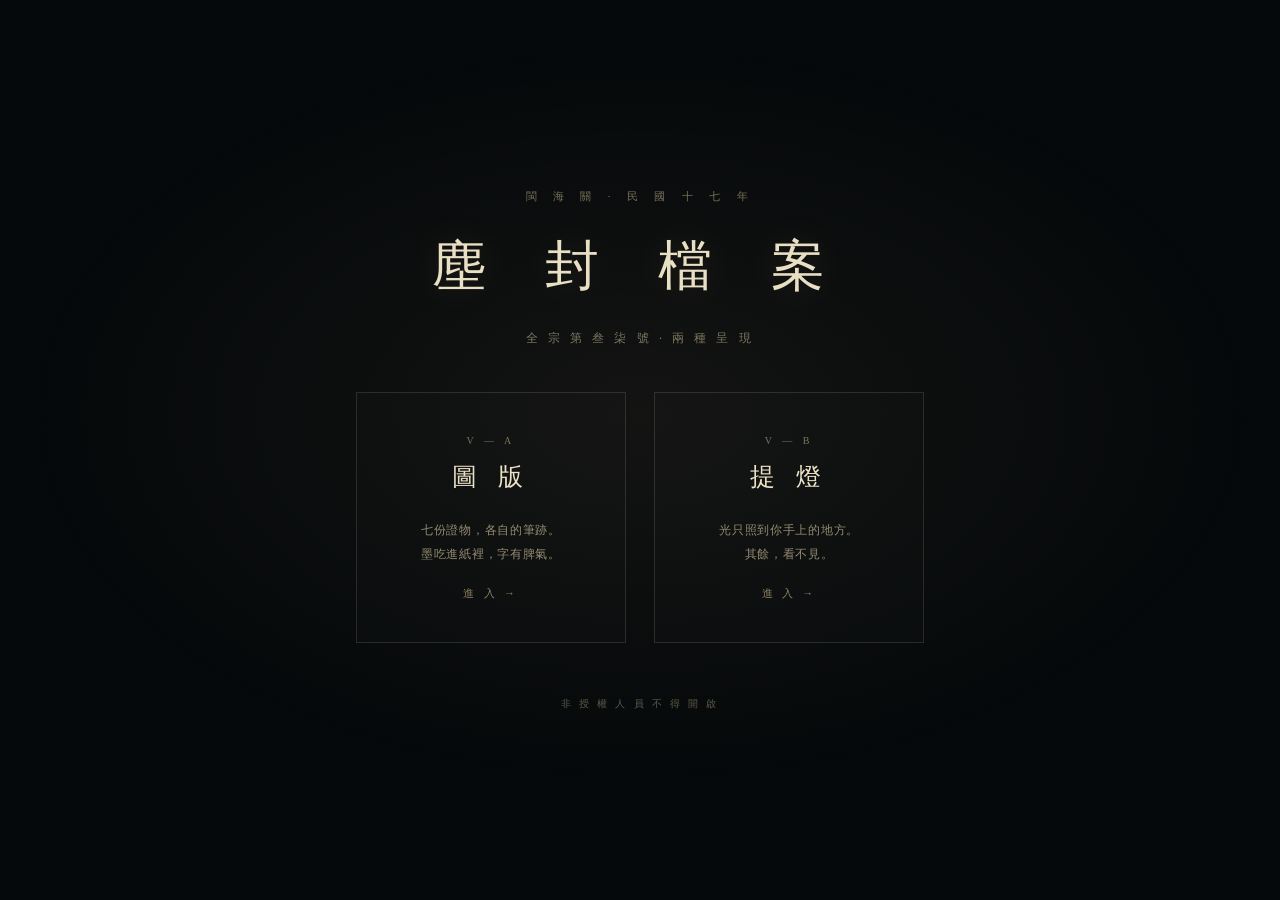
<file: index.html>
<!DOCTYPE html>
<html lang="zh-Hans">
<head>
<meta charset="UTF-8">
<meta name="viewport" content="width=device-width, initial-scale=1.0">
<title>尘封档案 · 选择</title>
<style>
*{margin:0;padding:0;box-sizing:border-box;}
html,body{height:100%;}
body{
  background:#05080a;color:#d8ceb4;overflow:hidden;
  font-family:'Songti SC','SimSun','Noto Serif CJK SC',serif;
  display:flex;align-items:center;justify-content:center;
}
body::before{
  content:"";position:fixed;inset:0;pointer-events:none;
  background:radial-gradient(ellipse 70% 60% at 50% 46%, rgba(255,214,150,.055), transparent 70%);
}
body::after{
  content:"";position:fixed;inset:0;pointer-events:none;opacity:.07;
  background-image:url("data:image/svg+xml;utf8,<svg xmlns='http://www.w3.org/2000/svg' width='180' height='180'><filter id='n'><feTurbulence type='fractalNoise' baseFrequency='0.85' numOctaves='3' stitchTiles='stitch'/><feColorMatrix type='saturate' values='0'/></filter><rect width='180' height='180' filter='url(%23n)'/></svg>");
  mix-blend-mode:overlay;
}
.wrap{position:relative;z-index:2;text-align:center;padding:6vw;}
.head{
  font-size:11px;letter-spacing:.62em;color:#8d8468;opacity:.85;margin-bottom:2.4em;
}
h1{
  font-size:clamp(30px,5.2vw,54px);letter-spacing:.42em;font-weight:400;
  color:#e9dfc4;text-shadow:0 0 40px rgba(255,220,160,.12);margin-bottom:.5em;
}
.sub{
  font-size:12px;letter-spacing:.3em;color:#7d7760;margin-bottom:5vh;
}
.entries{display:flex;gap:2.2vw;justify-content:center;flex-wrap:wrap;}
.entry{
  display:block;text-decoration:none;
  width:270px;padding:2.6em 1.8em;
  border:.5px solid rgba(200,188,158,.16);
  background:rgba(255,240,205,.012);
  transition:.5s cubic-bezier(.2,.8,.2,1);
  position:relative;
}
.entry:hover{
  border-color:rgba(255,214,150,.42);
  background:rgba(255,225,175,.05);
  transform:translateY(-3px);
  box-shadow:0 12px 40px -18px rgba(255,200,130,.35);
}
.entry .no{
  font-size:10px;letter-spacing:.4em;color:#7c745c;margin-bottom:1.4em;
}
.entry .nm{
  font-size:25px;letter-spacing:.3em;color:#ece2c6;margin-bottom:1em;
}
.entry .ds{
  font-size:12px;line-height:2;color:#948b71;letter-spacing:.06em;
}
.entry .go{
  margin-top:1.8em;font-size:11px;letter-spacing:.3em;color:#8d8060;
  transition:.4s;
}
.entry:hover .go{color:#ffd9a0;}
.foot{
  margin-top:6vh;font-size:10px;letter-spacing:.28em;color:#5f5947;
}
@media (max-width:760px){
  .entries{flex-direction:column;align-items:center;gap:4vh;}
  .entry{width:86vw;padding:2.2em 1.4em;}
  h1{letter-spacing:.3em;}
  .sub{font-size:11px;letter-spacing:.2em;}
  .foot{margin-top:4vh;}
}
</style>
</head>
<body>
<div class="wrap">
  <p class="head">閩 海 關 · 民 國 十 七 年</p>
  <h1>塵 封 檔 案</h1>
  <p class="sub">全 宗 第 叁 柒 號 · 兩 種 呈 現</p>

  <div class="entries">
    <a class="entry" href="plates.html">
      <p class="no">V — A</p>
      <p class="nm">圖 版</p>
      <p class="ds">七份證物，各自的筆跡。<br>墨吃進紙裡，字有脾氣。</p>
      <p class="go">進 入 →</p>
    </a>
    <a class="entry" href="lantern.html">
      <p class="no">V — B</p>
      <p class="nm">提 燈</p>
      <p class="ds">光只照到你手上的地方。<br>其餘，看不見。</p>
      <p class="go">進 入 →</p>
    </a>
  </div>

  <p class="foot">非 授 權 人 員 不 得 開 啟</p>
</div>
</body>
</html>
</file>
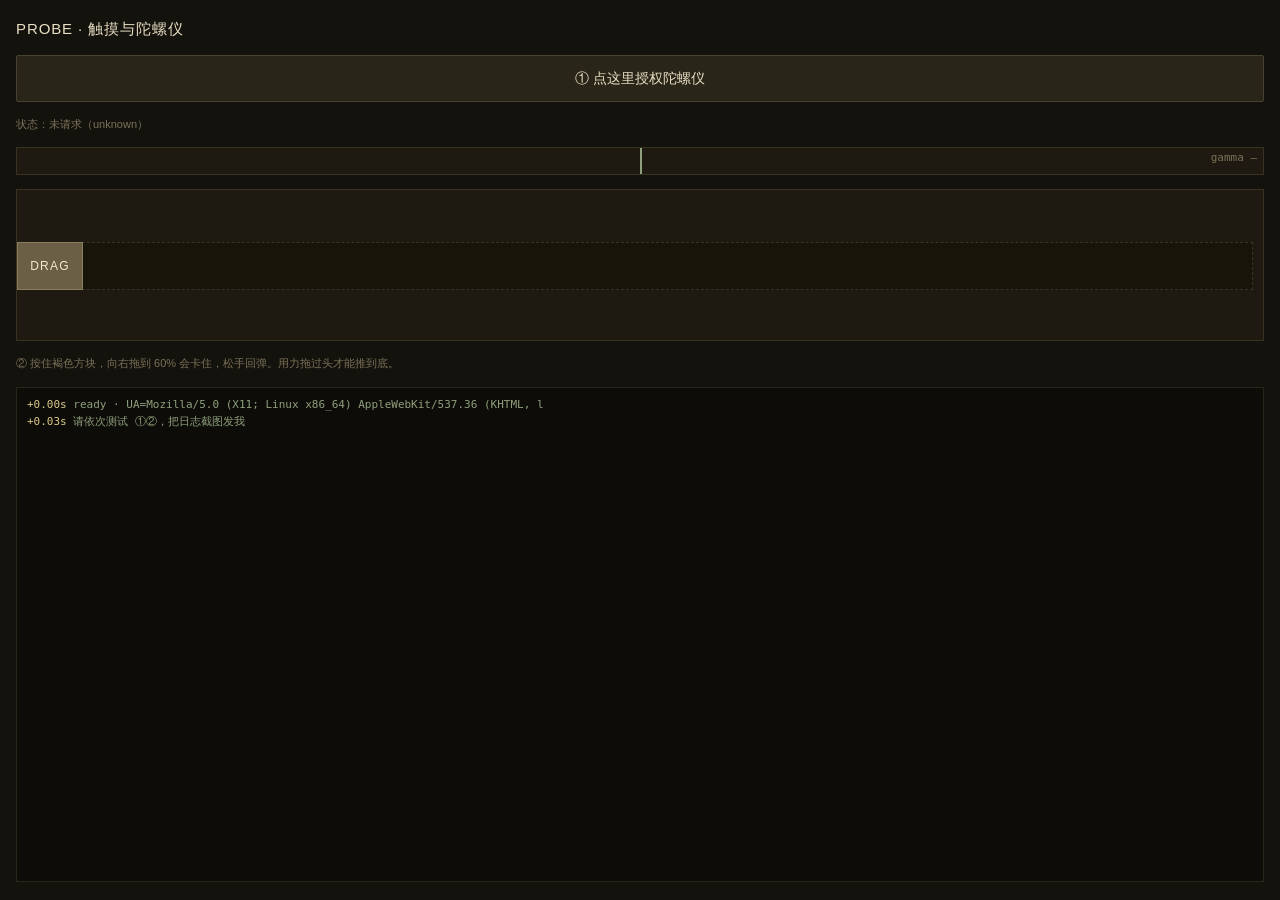
<file: probe/index.html>
<!DOCTYPE html>
<html lang="zh">
<head>
<meta charset="utf-8">
<meta name="viewport" content="width=device-width,initial-scale=1,viewport-fit=cover,user-scalable=no">
<title>probe</title>
<style>
  html,body{margin:0;padding:0;height:100%;background:#14120d;color:#d8d0b8;
    font:14px/1.5 -apple-system,"PingFang SC",sans-serif;
    -webkit-user-select:none;user-select:none;-webkit-tap-highlight-color:transparent;
    touch-action:none;overflow:hidden;}
  .wrap{padding:18px 16px;height:100%;box-sizing:border-box;display:flex;flex-direction:column;gap:14px;}
  h1{font-size:15px;margin:0;color:#e8dfc4;font-weight:500;letter-spacing:.06em;}
  .btn{background:#2a2519;border:1px solid #4a4230;color:#e8dfc4;padding:12px 14px;
    border-radius:2px;font-size:14px;text-align:center;}
  .btn:active{background:#3a3324;}
  .stage{position:relative;flex:0 0 auto;height:150px;background:#1e1a12;
    border:1px solid #3a3324;overflow:hidden;}
  .slot{position:absolute;left:10px;right:10px;top:50%;height:46px;margin-top:-23px;
    background:#171409;border:1px dashed #3a3324;}
  .knob{position:absolute;top:50%;left:0;width:64px;height:46px;margin-top:-23px;
    background:#6b6046;border:1px solid #8a7d5c;display:flex;align-items:center;justify-content:center;
    color:#f0e8d0;font-size:12px;letter-spacing:.1em;}
  .hint{font-size:11px;color:#7a7158;line-height:1.6;}
  .log{flex:1;min-height:0;background:#0e0c08;border:1px solid #2a2519;overflow-y:auto;
    padding:8px 10px;font:11px/1.55 ui-monospace,Menlo,monospace;color:#8fa07c;
    -webkit-overflow-scrolling:touch;}
  .log b{color:#d8c88a;font-weight:400;}
  .log .warn{color:#d08a5a;}
  .log .bad{color:#c85a4a;}
  .tag{display:inline-block;padding:1px 5px;background:#2a2519;color:#a89d7c;
    border-radius:2px;font-size:10px;margin-right:6px;}
</style>
</head>
<body>
<div class="wrap">
  <h1>PROBE · 触摸与陀螺仪</h1>

  <div class="btn" id="gyro">① 点这里授权陀螺仪</div>
  <div class="hint" id="gyroState">状态：未请求（unknown）</div>
  <div style="height:26px;background:#1e1a12;border:1px solid #3a3324;position:relative;">
    <div id="gyroBar" style="position:absolute;left:50%;top:0;height:100%;width:2px;background:#8fa07c;"></div>
    <div id="gyroNum" style="position:absolute;right:6px;top:3px;font:11px ui-monospace,monospace;color:#7a7158;">gamma —</div>
  </div>

  <div class="stage" id="stage">
    <div class="slot"></div>
    <div class="knob" id="knob">DRAG</div>
  </div>
  <div class="hint">② 按住褐色方块，向右拖到 60% 会卡住，松手回弹。用力拖过头才能推到底。</div>

  <div class="log" id="log"></div>
</div>

<script>
(function(){
'use strict';
var logEl = document.getElementById('log');
var t0 = Date.now();
function L(msg, cls){
  var ms = Date.now() - t0;
  var d = document.createElement('div');
  if (cls) d.className = cls;
  d.innerHTML = '<b>+' + (ms/1000).toFixed(2) + 's</b> ' + msg;
  logEl.appendChild(d);
  logEl.scrollTop = logEl.scrollHeight;
}

/* =========== ① 陀螺仪 =========== */
var gyroState = 'unknown';          /* iOS 没有 permissions.query，只能本地跟踪 */
var gyroGot = 0;
var gyroBtn = document.getElementById('gyro');
var gyroStateEl = document.getElementById('gyroState');

var gyroBar = document.getElementById('gyroBar');
var gyroNum = document.getElementById('gyroNum');
function onOrient(e){
  gyroGot++;
  if (e.gamma != null){
    var g = Math.max(-90, Math.min(90, e.gamma));
    gyroBar.style.left = (50 + g/90*48) + '%';
    gyroNum.textContent = 'gamma ' + g.toFixed(1);
  }
  if (gyroGot === 1){
    L('deviceorientation <b>首个事件到达</b> beta=' + (e.beta==null?'null':e.beta.toFixed(1))
      + ' gamma=' + (e.gamma==null?'null':e.gamma.toFixed(1)));
  } else if (gyroGot % 30 === 0){
    L('orientation #' + gyroGot + ' gamma=' + (e.gamma==null?'null':e.gamma.toFixed(1)));
  }
  /* 关键：授权前会静默收到 null */
  if (e.beta === null && e.gamma === null){
    if (gyroGot === 1) L('⚠ 收到空数据 —— 授权未生效，但<b>不会报错</b>', 'warn');
  }
}

gyroBtn.addEventListener('click', function(){
  L('点击了授权按钮（真实手势处理器内部）');
  if (typeof DeviceOrientationEvent === 'undefined'){
    L('✗ DeviceOrientationEvent 不存在', 'bad'); return;
  }
  if (typeof DeviceOrientationEvent.requestPermission === 'function'){
    L('检测到 iOS：调用 requestPermission()');
    DeviceOrientationEvent.requestPermission().then(function(res){
      gyroState = res;
      gyroStateEl.textContent = '状态：' + res;
      if (res === 'granted'){
        L('✓ 权限 granted，开始订阅');
        window.addEventListener('deviceorientation', onOrient);
      } else {
        L('✗ 权限 ' + res + ' —— 走降级：手指拖动模拟倾斜', 'bad');
      }
    })['catch'](function(err){
      gyroState = 'denied';
      gyroStateEl.textContent = '状态：denied（异常）';
      L('✗ requestPermission 抛错：' + err.message, 'bad');
    });
  } else {
    L('非 iOS 或无 requestPermission，直接订阅');
    gyroState = 'granted';
    gyroStateEl.textContent = '状态：granted（无需授权）';
    window.addEventListener('deviceorientation', onOrient);
  }
});

/* =========== ② 长拖拽：60% 卡住 =========== */
var stage = document.getElementById('stage');
var knob  = document.getElementById('knob');

var dragging = false;
var startX = 0, curX = 0, maxX = 0;
var passed = false;                 /* 是否已突破 60% 卡点 */
var activeId = null;
var lastMoveT = 0;
var barrierT = 0;                   /* 卡住计时 */

function layout(){
  maxX = stage.clientWidth - knob.offsetWidth - 12;
}
setTimeout(layout, 50);
window.addEventListener('resize', layout);

function setKnob(x){
  curX = Math.max(0, Math.min(maxX, x));
  knob.style.transform = 'translateX(' + curX + 'px)';
}

stage.addEventListener('pointerdown', function(e){
  if (dragging) return;
  dragging = true;
  activeId = e.pointerId;
  passed = false;                 /* ← 关键：每次开拖都重置，否则卡点只出现一次 */
  stage.__lock = 0;
  startX = e.clientX - curX;
  lastMoveT = Date.now();
  stage.setPointerCapture(e.pointerId);
  L('pointerdown id=' + e.pointerId + ' pointerType=' + e.pointerType);
}, {passive:true});

stage.addEventListener('pointermove', function(e){
  if (!dragging || e.pointerId !== activeId) return;
  lastMoveT = Date.now();
  var want = e.clientX - startX;
  var barrier = maxX * 0.60;

  if (!passed){
    if (want >= barrier){
      var now = Date.now();
      if (!stage.__lock){
        stage.__lock = now + 220;      /* 到卡点，锁 220ms —— 不管拖多快 */
        setKnob(barrier);
        L('⚠ 卡点锁定 220ms（速度=' + (Date.now()-lastMoveT>0?'快':'慢') + '）', 'warn');
        return;
      }
      if (now < stage.__lock){
        setKnob(barrier);
        return;
      }
      /* 解锁后仍要再推一段才破 */
      if (want > barrier + 36){
        passed = true;
        stage.__lock = 0;
        L('✓ 突破卡点，阻尼释放');
      } else {
        setKnob(barrier);
      }
      return;
    }
    setKnob(want);
  } else {
    setKnob(want);
  }
}, {passive:true});

function endDrag(e, reason){
  if (!dragging) return;
  dragging = false;
  stage.__lock = 0;
  var pct = maxX > 0 ? (curX / maxX * 100).toFixed(0) : '0';
  L(reason + ' id=' + (e && e.pointerId) + ' 位置=' + pct + '% '
    + (passed ? '（已过卡点）' : '（未过卡点，回弹）') + ' / curX=' + Math.round(curX),
    reason.indexOf('pointerup') === 0 ? null : 'warn');

  if (!passed){
    setTimeout(function(){ setKnob(0); }, 60);
  }
  activeId = null;
}

stage.addEventListener('pointerup', function(e){
  endDrag(e, 'pointerup');
}, {passive:true});

/* 这两个是纯 Canvas 方案必须自己接的兜底 —— 不是 R3F 送的 */
stage.addEventListener('pointercancel', function(e){
  endDrag(e, 'pointercancel ⚠');
  setKnob(0); passed = false;
}, {passive:true});

stage.addEventListener('lostpointercapture', function(e){
  if (dragging){
    L('lostpointercapture ⚠ 捕获丢失，强制复位', 'bad');
    dragging = false; setKnob(0); passed = false; activeId = null; stage.__lock = 0;
  }
}, {passive:true});

/* 超时兜底：iOS 掉帧时 pointerup 可能永远不来 */
setInterval(function(){
  if (dragging && Date.now() - lastMoveT > 900){
    L('⚠ 900ms 无 move 事件 —— 疑似 pointerup 丢失，强制复位', 'bad');
    dragging = false; setKnob(0); passed = false; activeId = null; stage.__lock = 0;
  }
}, 300);

/* 抬起手指但没收到 up（Safari 兜底） */
document.addEventListener('touchend', function(){
  if (dragging){
    setTimeout(function(){
      if (dragging){ L('⚠ touchend 后仍处 dragging —— 补一次复位', 'bad'); }
    }, 120);
  }
}, {passive:true});

L('ready · UA=' + navigator.userAgent.slice(0, 60));
L('请依次测试 ①②，把日志截图发我');
})();
</script>
</body>
</html>
</file>
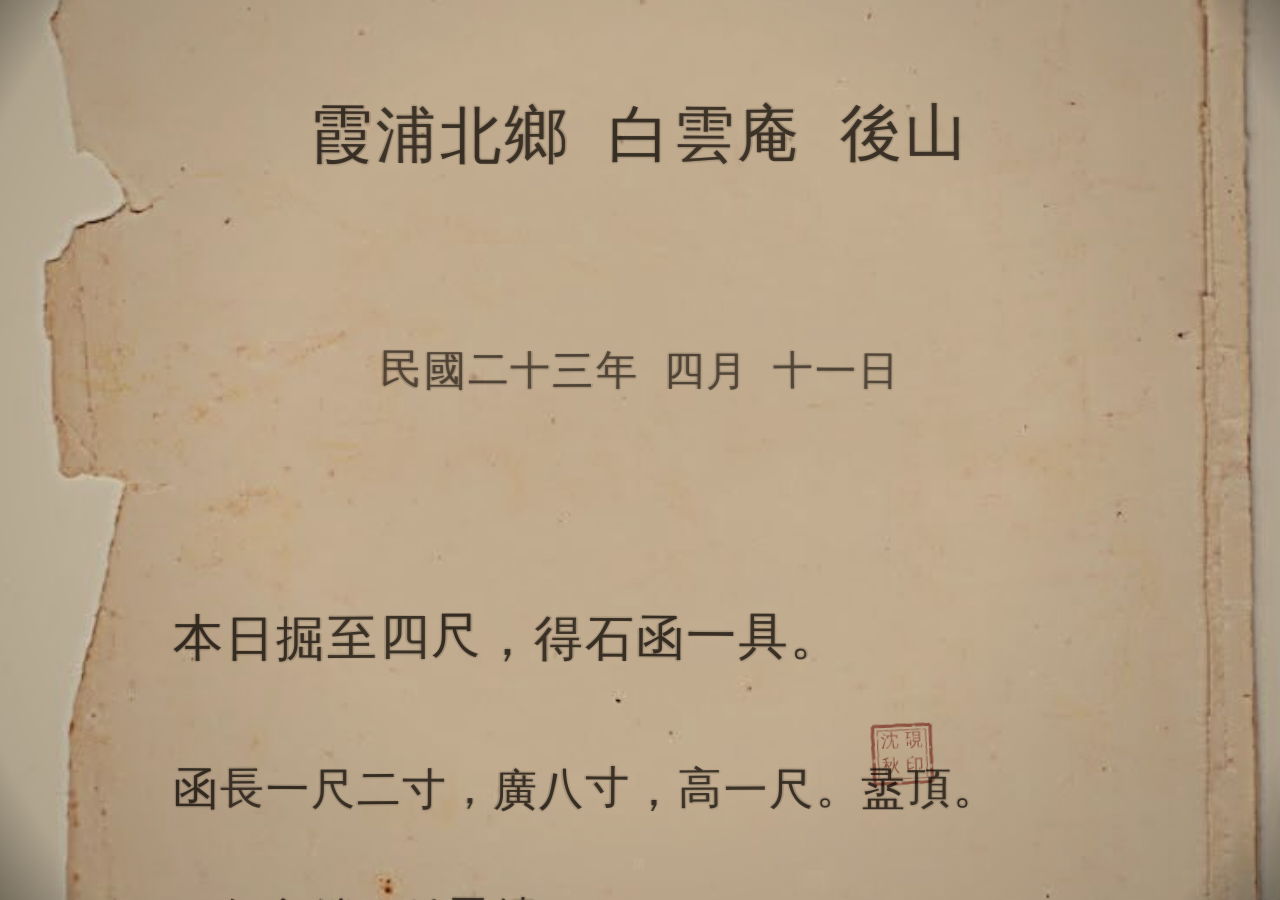
<file: v11/index.html>
<!DOCTYPE html>
<html lang="zh">
<head>
<meta charset="utf-8">
<meta name="viewport" content="width=device-width,initial-scale=1,viewport-fit=cover,user-scalable=no">
<meta name="theme-color" content="#000">
<title>七重</title>
<style>
  html,body{margin:0;padding:0;height:100%;background:#000;overflow:hidden;
    -webkit-user-select:none;user-select:none;-webkit-tap-highlight-color:transparent;
    touch-action:none;}
  canvas{position:fixed;left:0;top:0;width:100%;height:100%;display:block;}
  #tip{position:fixed;left:0;right:0;bottom:26px;text-align:center;
    color:rgba(214,202,172,.30);font:12px/1.7 -apple-system,"PingFang SC",sans-serif;
    letter-spacing:.22em;pointer-events:none;}
</style>
</head>
<body>
<canvas id="c"></canvas>
<div id="tip">續</div>
<script>
(function(){
'use strict';

var cv  = document.getElementById('c');
var ctx = cv.getContext('2d');
var W = 390, H = 844, DPR = 1;

function rnd(s){ var x = Math.sin(s*127.1 + 311.7) * 43758.5453; return x - Math.floor(x); }

var SERIF = '"Songti SC","Noto Serif CJK SC","STSong","SimSun",serif';
var KAI   = '"Kaiti SC","STKaiti","KaiTi","Songti SC",serif';

/* ---------- 纸 ---------- */
var paper = new Image();
var pOk = false;
paper.onload = function(){ pOk = true; draw(); };
paper.src = "[data-uri]";

/* ---------- 正文 ---------- */
var LINES = [
  { t:'霞浦北鄉　白雲庵　後山',     s:19, w:0.86, gap:46, al:'c' },
  { t:'民國二十三年　四月　十一日', s:12.5,w:0.62, gap:54, al:'c' },
  { t:'本日掘至四尺，得石函一具。',        s:15, w:0.90, gap:30, al:'l' },
  { t:'函長一尺二寸，廣八寸，高一尺。盝頂。', s:13.5,w:0.88, gap:26, al:'l' },
  { t:'四角有鎖，鎖已鏽。',               s:13.5,w:0.88, gap:40, al:'l' },
  { t:'函體完好。鎖扣未動。',             s:17, w:1.00, gap:28, al:'l' },
  { t:'周圍土層無擾動。',                 s:17, w:1.00, gap:46, al:'l' },
  { t:'匠人云：此石非本地所產。',         s:13.5,w:0.86, gap:40, al:'l' },
  { t:'記此。',                           s:15, w:0.90, gap:56, al:'l' },
  { t:'測繪員　沈硯秋　記',               s:13.8,w:0.98, gap:0,  al:'r' }
];

function docMetrics(){
  var u = W/390;
  return { u:u, left:W*0.135, right:W*0.862, top:H*0.158 };
}

function textW(txt, fs){
  var w = 0;
  for (var i=0;i<txt.length;i++){
    var c = txt.charAt(i);
    w += (c==='　'||c===' ') ? fs*0.60 : fs*1.045;
  }
  return w;
}

/* ---------- 墨层：黑字，最后用 multiply 压进纸里 ---------- */
var INK = null, ictx = null;

function ensureInk(){
  var w = Math.floor(W*DPR), h = Math.floor(H*DPR);
  if (INK && INK.width===w && INK.height===h) return;
  INK = document.createElement('canvas');
  INK.width = w; INK.height = h;
  ictx = INK.getContext('2d');
  paintInk(ictx);
}

function drawLineSet(g, halo){
  var M = docMetrics();
  var u = M.u;
  var y = H * 0.172;

  for (var i=0;i<LINES.length;i++){
    var L = LINES[i];
    var fs0 = L.s * u;
    var x0;
    if (L.al === 'c')      x0 = W/2 - textW(L.t, fs0)/2;
    else if (L.al === 'r') x0 = M.right - textW(L.t, fs0);
    else                   x0 = M.left;

    var cx = x0;
    for (var j=0;j<L.t.length;j++){
      var ch = L.t.charAt(j);
      if (ch === '　' || ch === ' '){ cx += fs0*0.60; continue; }

      var fsz = fs0 * (0.972 + rnd(i*13.1+j*7.3)*0.056);
      var dy  = (rnd(i*17.7+j*11.1)-0.5) * fs0 * 0.070;
      var rot = (rnd(i*19.3+j*23.7)-0.5) * 0.016;

      g.save();
      g.translate(cx, y + dy);
      g.rotate(rot);
      g.font = fsz.toFixed(1)+'px '+SERIF;
      if (halo){
        /* 洇开的那一层：墨顺着纸纤维往外爬的一点点 */
        g.fillStyle = 'rgb(32,25,17)';
      } else {
        g.fillStyle = 'rgb(22,16,10)';
        g.globalAlpha = Math.min(1, L.w * (0.90 + rnd(i*29.1+j*31.3)*0.10));
      }
      g.fillText(ch, 0, 0);
      g.restore();

      cx += fsz*1.045 + (rnd(i*37.1+j*41.3)-0.5)*0.9;
    }
    y += L.gap * u * 1.52;
  }
}

function paintInk(g){
  g.setTransform(DPR,0,0,DPR,0,0);
  g.clearRect(0,0,W,H);
  g.textBaseline = 'alphabetic';

  /* 先洇，后压。真实墨迹从来没有一条锐利的边。
     用多遍微偏移累积出晕，不依赖 canvas 的 blur 滤镜。 */
  var offs = [
    [0,0,0.14], [-1.2,0.5,0.10], [1.2,-0.5,0.10],
    [0.6,1.5,0.085], [-0.6,-1.5,0.085],
    [2.0,0,0.055], [-2.0,0,0.055]
  ];
  for (var k=0;k<offs.length;k++){
    g.save();
    g.globalAlpha = offs[k][2];
    g.translate(offs[k][0], offs[k][1]);
    drawLineSet(g, true);
    g.restore();
  }

  drawLineSet(g, false);

  /* 纸纹穿透：墨薄的地方，纸的起伏必须露出来。
     没有这一层，字永远浮在表面。 */
  if (pOk){
    var sc = Math.max(W/paper.width, H/paper.height);
    var dw = paper.width*sc, dh = paper.height*sc;
    var dx = (W-dw)/2, dy = (H-dh)/2;
    g.save();
    g.globalCompositeOperation = 'destination-out';
    g.globalAlpha = 0.15;
    g.filter = 'brightness(0.76) contrast(3.6)';
    g.drawImage(paper, dx, dy, dw, dh);
    g.filter = 'none';
    g.restore();
  }
}

/* ---------- 纸的外形：一张铺在桌上的纸，四个角略微不齐 ---------- */
function paperQuad(){
  return [
    [W*0.064, H*0.052],
    [W*0.948, H*0.040],
    [W*0.957, H*0.946],
    [W*0.056, H*0.959]
  ];
}

function trailEdge(g, a, b, seed){
  var n = 18;
  var nx = -(b[1]-a[1]), ny = (b[0]-a[0]);
  var L = Math.sqrt(nx*nx+ny*ny) || 1; nx /= L; ny /= L;
  for (var i=1;i<n;i++){
    var t = i/n;
    var j = (rnd(seed+i*3.17)-0.5)*1.5;
    if (rnd(seed+i*7.71) > 0.93) j += (rnd(seed+i*11.3)-0.5)*5;
    g.lineTo(a[0]+(b[0]-a[0])*t + nx*j, a[1]+(b[1]-a[1])*t + ny*j);
  }
  g.lineTo(b[0], b[1]);
}

function paperPath(g){
  var q = paperQuad();
  g.beginPath();
  g.moveTo(q[0][0], q[0][1]);
  trailEdge(g, q[0], q[1], 31);
  trailEdge(g, q[1], q[2], 53);
  trailEdge(g, q[2], q[3], 71);
  trailEdge(g, q[3], q[0], 97);
  g.closePath();
}


/* ---------- 印章：方印、朱泥、缺墨 ---------- */
var SEAL = null;
function ensureSeal(){
  if (SEAL) return SEAL;
  var s = 64;
  var c = document.createElement('canvas');
  c.width = c.height = Math.floor(s*DPR);
  var g = c.getContext('2d');
  g.setTransform(DPR,0,0,DPR,0,0);
  g.translate(s/2, s/2);
  g.strokeStyle = 'rgba(150,38,27,0.92)';
  g.fillStyle   = 'rgba(150,38,27,0.92)';
  /* 边框：印泥压下去会抖，不是直线 */
  function sealEdge(a, b, seed, lw){
    var n = 16;
    g.lineWidth = lw;
    g.beginPath();
    for (var i=0;i<=n;i++){
      var t = i/n;
      var jx = (rnd(seed+i*3.7)-0.5)*s*0.013;
      var jy = (rnd(seed+i*7.1)-0.5)*s*0.013;
      var px = a[0]+(b[0]-a[0])*t+jx;
      var py = a[1]+(b[1]-a[1])*t+jy;
      if (i===0) g.moveTo(px,py); else g.lineTo(px,py);
    }
    g.stroke();
  }
  var r1 = s*0.452, r2 = s*0.378;
  sealEdge([-r1,-r1],[ r1,-r1], 11, s*0.048);
  sealEdge([ r1,-r1],[ r1, r1], 23, s*0.050);
  sealEdge([ r1, r1],[-r1, r1], 37, s*0.046);
  sealEdge([-r1, r1],[-r1,-r1], 47, s*0.051);
  sealEdge([-r2,-r2],[ r2,-r2], 53, s*0.014);
  sealEdge([ r2,-r2],[ r2, r2], 61, s*0.015);
  sealEdge([ r2, r2],[-r2, r2], 67, s*0.013);
  sealEdge([-r2, r2],[-r2,-r2], 73, s*0.015);
  g.font = (s*0.275).toFixed(1)+'px '+SERIF;
  g.textAlign = 'center';
  g.textBaseline = 'middle';
  g.fillText('沈', -s*0.192, -s*0.190);
  g.fillText('硯',  s*0.192, -s*0.190);
  g.fillText('秋', -s*0.192,  s*0.190);
  g.fillText('印',  s*0.192,  s*0.190);
  /* 印泥不匀：缺的地方是真的缺 */
  g.globalCompositeOperation = 'destination-out';
  for (var i=0;i<85;i++){
    g.globalAlpha = 0.30 + rnd(i*3.13)*0.55;
    var a = rnd(i*7.31)*6.2832, r = rnd(i*11.73)*s*0.56;
    g.beginPath();
    g.arc(Math.cos(a)*r, Math.sin(a)*r, 0.35 + rnd(i*5.91)*s*0.032, 0, 6.2832);
    g.fill();
  }
  SEAL = c;
  return c;
}

/* ---------- 主绘制 ---------- */
function draw(){
  ctx.setTransform(DPR,0,0,DPR,0,0);
  ctx.globalCompositeOperation = 'source-over';
  ctx.globalAlpha = 1;
  ctx.fillStyle = '#000';
  ctx.fillRect(0,0,W,H);
  if (!pOk) return;

  /* 纸铺满 */
  var sc = Math.max(W/paper.width, H/paper.height);
  var dw = paper.width*sc, dh = paper.height*sc;
  ctx.drawImage(paper, (W-dw)/2, (H-dh)/2, dw, dh);

  /* 字 */
  ensureInk();
  ctx.save();
  ctx.setTransform(1,0,0,1,0,0);
  ctx.globalCompositeOperation = 'multiply';
  ctx.drawImage(INK, 0, 0);
  ctx.setTransform(DPR,0,0,DPR,0,0);
  ctx.restore();

  /* 印：盖在落款旁边，朱泥压在纸上 */
  var sc2 = ensureSeal();
  var sw = 64;
  ctx.save();
  ctx.globalCompositeOperation = 'multiply';
  ctx.globalAlpha = 0.66;
  ctx.translate(W*0.705, H*0.838);
  ctx.rotate(-0.045);
  ctx.drawImage(sc2, -sw/2, -sw/2, sw, sw);
  ctx.restore();

  /* 只在四边压一点，中间不动 */
  var vg = ctx.createRadialGradient(W*0.50, H*0.46, H*0.42, W*0.50, H*0.50, H*0.98);
  vg.addColorStop(0,   'rgba(0,0,0,0)');
  vg.addColorStop(0.66,'rgba(0,0,0,0.14)');
  vg.addColorStop(1,   'rgba(0,0,0,0.78)');
  ctx.fillStyle = vg;
  ctx.fillRect(0,0,W,H);
}

/* ---------- 尺寸 ---------- */
function resize(){
  var r = cv.getBoundingClientRect();
  W = Math.max(1, Math.round(r.width));
  H = Math.max(1, Math.round(r.height));
  DPR = Math.min(3, window.devicePixelRatio || 1);
  cv.width  = Math.floor(W*DPR);
  cv.height = Math.floor(H*DPR);
  INK = null;
  draw();
}

window.addEventListener('resize', resize);
window.addEventListener('orientationchange', function(){ setTimeout(resize, 120); });

resize();
setTimeout(resize, 140);

window.__state = function(){ return { W:W, H:H, DPR:DPR, ok:pOk }; };
})();
</script>
</body>
</html>
</file>
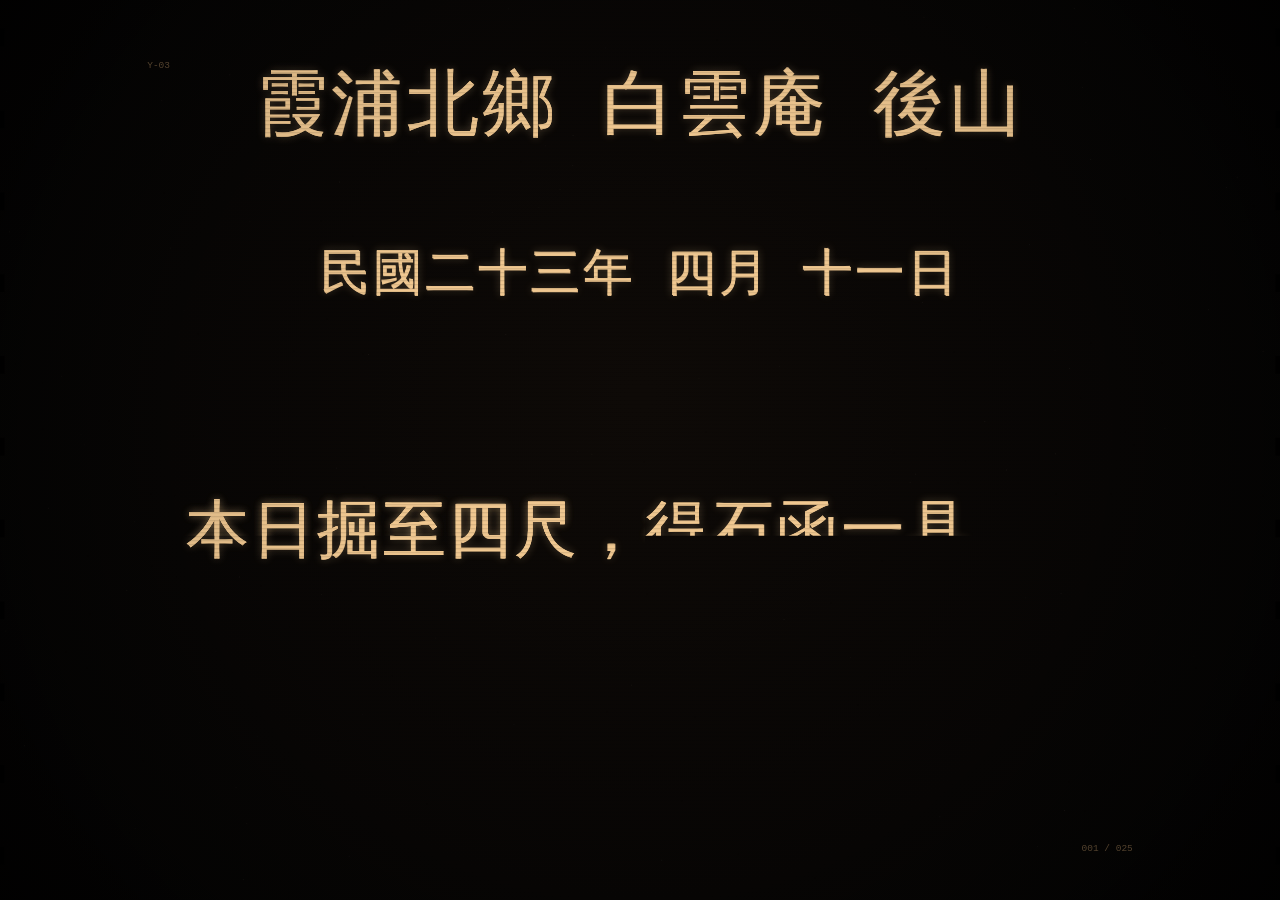
<file: v12/index.html>
<!DOCTYPE html>
<html lang="zh">
<head>
<meta charset="utf-8">
<meta name="viewport" content="width=device-width,initial-scale=1,viewport-fit=cover,user-scalable=no">
<meta name="theme-color" content="#000">
<title>七重</title>
<style>
  html,body{margin:0;padding:0;height:100%;background:#000;overflow:hidden;
    -webkit-user-select:none;user-select:none;-webkit-tap-highlight-color:transparent;
    touch-action:none;}
  canvas{position:fixed;left:0;top:0;width:100%;height:100%;display:block;}
</style>
</head>
<body>
<canvas id="c"></canvas>
<script>
(function(){
'use strict';

var cv  = document.getElementById('c');
var ctx = cv.getContext('2d');
var W = 390, H = 844, DPR = 1;

function rnd(s){ var x = Math.sin(s*127.1 + 311.7) * 43758.5453; return x - Math.floor(x); }
function clamp(v,a,b){ return v<a?a:(v>b?b:v); }

var SERIF = '"Songti SC","Noto Serif CJK SC","STSong","SimSun",serif';
var MONO  = '"Courier New","SF Mono",Menlo,monospace';

var AMBER  = '246,204,148';
var AMBER2 = '214,168,116';

/* ============================================================
   页面数据
   ============================================================ */
var PAGES = [
{
  head: 'Y-03',
  foot: '001 / 025',
  lines: [
    { t:'霞浦北鄉　白雲庵　後山',         s:22,  al:'c', gap:36 },
    { t:'民國二十三年　四月　十一日',     s:15.3,  al:'c', gap:34 },
    { t:'',                               s:14.2,  al:'l', gap:26 },
    { t:'　本日掘至四尺，得石函一具。',   s:19.1,al:'l', gap:32 },
    { t:'　函長一尺二寸，廣八寸，高一尺。',s:17.4, al:'l', gap:28 },
    { t:'　盝頂。四角有鎖，鎖已鏽。',     s:17.4,  al:'l', gap:34 },
    { t:'',                               s:14.2,  al:'l', gap:14 },
    { t:'　函體完好。',                   s:21,  al:'l', gap:32, hi:true },
    { t:'　鎖扣未動。',                   s:21,  al:'l', gap:32, hi:true },
    { t:'',                               s:14.2,  al:'l', gap:14 },
    { t:'　周圍土層無擾動。',             s:19.1,al:'l', gap:36 },
    { t:'　匠人云：此石非本地所產。',     s:17.4,  al:'l', gap:44 },
    { t:'',                               s:14.2,  al:'l', gap:16 },
    { t:'　記此。',                       s:19.1,al:'l', gap:36 },
    { t:'測繪員　沈硯秋　記',             s:15.8,al:'r', gap:0  }
  ]
},
{
  head: 'Y-04',
  foot: '002 / 025',
  lines: [
    { t:'同日　申時　再記',               s:16.4,  al:'c', gap:40 },
    { t:'',                               s:14.2,  al:'l', gap:24 },
    { t:'　石函置於案上，重約四十斤。',   s:18.5,  al:'l', gap:32 },
    { t:'　盝頂，四隅各一鎖。',           s:18.5,  al:'l', gap:34 },
    { t:'　鎖面皆銘，四鎖同文：',         s:18.5,  al:'l', gap:38 },
    { t:'',                               s:14.2,  al:'l', gap:20 },
    { t:'封　者　勿　啟',                 s:21,  al:'c', gap:38, hi:true },
    { t:'',                               s:14.2,  al:'l', gap:20 },
    { t:'　字口新。',                     s:18.5,  al:'l', gap:30 },
    { t:'　不似百年前物。',               s:18.5,  al:'l', gap:40 },
    { t:'',                               s:14.2,  al:'l', gap:18 },
    { t:'　匠人皆不肯近前。問之，',       s:17.4,  al:'l', gap:30 },
    { t:'　但云：庵裡從前沒有這個。',     s:17.4,  al:'l', gap:40 },
    { t:'',                               s:14.2,  al:'l', gap:20 },
    { t:'　夜宿庵中。燈不得熄。',         s:17.4,  al:'l', gap:0  }
  ]
}
];

/* ============================================================
   排版
   ============================================================ */
var GLYPH = [];

function layout(idx){
  GLYPH = [];
  var LINES = PAGES[idx].lines;
  var u = W/390;
  var left = W*0.115, right = W*0.885;
  var y = H*0.142;

  for (var i=0;i<LINES.length;i++){
    var L = LINES[i];
    var fs = L.s*u;
    var wsum = 0;
    for (var j=0;j<L.t.length;j++){
      var c = L.t.charAt(j);
      wsum += (c==='　') ? fs*0.62 : fs*1.045;
    }
    var x0;
    if (L.al === 'c')      x0 = W/2 - wsum/2;
    else if (L.al === 'r') x0 = right - wsum;
    else                   x0 = left;

    var cx = x0;
    for (var j=0;j<L.t.length;j++){
      var c = L.t.charAt(j);
      if (c === '　'){ cx += fs*0.62; continue; }
      GLYPH.push({ ch:c, x:cx, y:y, s:fs, hi:!!L.hi });
      cx += fs*1.045;
    }
    y += L.gap * u * 1.16 + fs*0.34;
  }
}

/* ============================================================
   预热：整页文字（含辉光）
   ============================================================ */
var TEXT = null, tctx = null;

function bakeText(){
  var cw = Math.floor(W*DPR), chh = Math.floor(H*DPR);
  TEXT = document.createElement('canvas');
  TEXT.width = cw; TEXT.height = chh;
  tctx = TEXT.getContext('2d');
  tctx.setTransform(DPR,0,0,DPR,0,0);
  tctx.clearRect(0,0,W,H);
  tctx.textBaseline = 'alphabetic';

  /* 一层很薄的辉光：磷光不是从字里发出来的，是从字周围渗出来的 */
  tctx.save();
  tctx.shadowColor = 'rgba('+AMBER+',0.75)';
  tctx.shadowBlur = 9;
  tctx.fillStyle = 'rgba('+AMBER+',0.42)';
  for (var i=0;i<GLYPH.length;i++){
    var g = GLYPH[i];
    tctx.font = g.s.toFixed(1)+'px '+SERIF;
    tctx.fillText(g.ch, g.x, g.y);
  }
  tctx.restore();

  /* 字身：画两遍，第二遍偏 0.4px —— 宋体太细，不加厚在手机上会发虚 */
  for (var i=0;i<GLYPH.length;i++){
    var g = GLYPH[i];
    tctx.font = g.s.toFixed(1)+'px '+SERIF;
    tctx.fillStyle = g.hi ? 'rgba(255,240,212,1)' : 'rgba('+AMBER+',0.97)';
    tctx.fillText(g.ch, g.x, g.y);
    tctx.fillText(g.ch, g.x+0.42, g.y+0.30);
  }
}

/* 扫描线图案 */
var SCAN = null;
function bakeScan(){
  if (SCAN) return;
  var c = document.createElement('canvas');
  c.width = 4; c.height = 4;
  var x = c.getContext('2d');
  x.fillStyle = 'rgba(0,0,0,0.26)';
  x.fillRect(0,0,4,1);
  x.fillStyle = 'rgba(0,0,0,0.08)';
  x.fillRect(0,1,4,1);
  SCAN = ctx.createPattern(c,'repeat');
}

/* ============================================================
   状态
   ============================================================ */
var page = 0;
var shown = 0;
var t0 = 0;
var bootT0 = 0;
var Booting = true;
var glitchUntil = 0, nextGlitch = 4000;
var wipeT0 = -1;             /* 换页时的一道扫过 */

function boot(){
  bootT0 = performance.now();
  Booting = true;
}

function restart(){
  layout(page);
  bakeText();
  shown = 0;
  t0 = performance.now();
}

function goPage(n){
  if (wipeT0 > 0) return;
  wipeT0 = performance.now();
  setTimeout(function(){
    page = (n + PAGES.length) % PAGES.length;
    restart();
    wipeT0 = -1;
  }, 200);
}

/* ============================================================
   绘制
   ============================================================ */
function draw(){
  var now = performance.now();

  ctx.setTransform(DPR,0,0,DPR,0,0);
  ctx.globalCompositeOperation = 'source-over';
  ctx.globalAlpha = 1;

  var bg = ctx.createRadialGradient(W*0.5, H*0.44, 10, W*0.5, H*0.5, H*0.95);
  bg.addColorStop(0,   'rgb(14,10,7)');
  bg.addColorStop(0.55,'rgb(7,5,4)');
  bg.addColorStop(1,   'rgb(1,1,1)');
  ctx.fillStyle = bg;
  ctx.fillRect(0,0,W,H);

  /* 开机 */
  if (Booting){
    var p = clamp((now-bootT0)/680, 0, 1);
    var ease = 1 - Math.pow(1-p, 3);
    var hh = H*0.5*ease;
    var g2 = ctx.createLinearGradient(0, H/2-hh, 0, H/2+hh);
    g2.addColorStop(0,   'rgba('+AMBER+',0)');
    g2.addColorStop(0.5, 'rgba('+AMBER+',0.26)');
    g2.addColorStop(1,   'rgba('+AMBER+',0)');
    ctx.fillStyle = g2;
    ctx.fillRect(0, H/2-hh, W, hh*2);
    if (p < 0.20){
      ctx.fillStyle = 'rgba(255,242,218,'+(0.92*(1-p/0.20)).toFixed(3)+')';
      ctx.fillRect(0, H/2-1.2, W, 2.4);
    }
    if (p >= 1){ Booting = false; restart(); }
  }

  /* 信号干扰 */
  if (now > glitchUntil && now > nextGlitch){
    glitchUntil = now + 80 + rnd(now*0.001)*110;
    nextGlitch = now + 7000 + rnd(now*0.003)*11000;
  }
  var gx = (now < glitchUntil) ? (rnd(now*0.017)-0.5)*7 : 0;

  var flick = 0.95 + Math.sin(now*0.0041)*0.02 + (rnd(Math.floor(now*0.06))-0.5)*0.035;

  ctx.save();
  ctx.translate(gx, 0);

  if (!Booting && TEXT){
    var el = now - t0;
    shown = Math.floor(el / 33);
    if (shown > GLYPH.length) shown = GLYPH.length;

    var limitY = 0, limitX = 0, done = true;
    if (shown < GLYPH.length){
      var last = GLYPH[Math.max(0,shown-1)];
      limitY = last.y + 5;
      limitX = last.x + last.s*1.06;
      done = false;
    }

    ctx.save();
    if (!done){
      ctx.beginPath();
      ctx.rect(-20, -20, W+40, limitY);
      ctx.clip();
    }
    ctx.setTransform(1,0,0,1,0,0);
    ctx.drawImage(TEXT, 0, 0);
    ctx.setTransform(DPR,0,0,DPR,0,0);
    ctx.restore();

    /* 当前行打到一半 */
    if (!done && shown > 0){
      var cur = GLYPH[shown];
      ctx.save();
      ctx.setTransform(1,0,0,1,0,0);
      ctx.beginPath();
      var ly = Math.floor((cur.y - cur.s*1.15)*DPR);
      var lh = Math.floor((cur.s*1.55)*DPR);
      ctx.rect(0, ly, Math.floor(limitX*DPR), lh);
      ctx.clip();
      ctx.drawImage(TEXT, 0, 0);
      ctx.setTransform(DPR,0,0,DPR,0,0);
      ctx.restore();
    }

    /* 光标：还没打完才闪 */
    if (!done && shown > 0 && Math.floor(now/420)%2 === 0){
      var cur2 = GLYPH[shown];
      ctx.save();
      ctx.globalCompositeOperation = 'lighter';
      ctx.fillStyle = 'rgba('+AMBER+',0.80)';
      ctx.fillRect(limitX + 1, cur2.y - cur2.s*0.74, cur2.s*0.52, cur2.s*0.96);
      ctx.restore();
    }

    /* 打完之后，右下角给一个很小的提示 */
    if (done){
      var aP = clamp((now - t0 - GLYPH.length*33)/600, 0, 1);
      ctx.save();
      ctx.globalAlpha = aP * (0.30 + Math.sin(now*0.0028)*0.10);
      ctx.fillStyle = 'rgb('+AMBER2+')';
      ctx.font = '10px '+MONO;
      ctx.textAlign = 'right';
      ctx.fillText('▸', W*0.885, H*0.905);
      ctx.restore();
    }
  }
  ctx.restore();

  /* 换页时扫过的一道 */
  if (wipeT0 > 0){
    var wp = clamp((now-wipeT0)/200, 0, 1);
    var wy = wp*H;
    var wg = ctx.createLinearGradient(0, wy-60, 0, wy+60);
    wg.addColorStop(0,   'rgba('+AMBER+',0)');
    wg.addColorStop(0.5, 'rgba('+AMBER+',0.30)');
    wg.addColorStop(1,   'rgba('+AMBER+',0)');
    ctx.fillStyle = wg;
    ctx.fillRect(0, wy-60, W, 120);
    ctx.fillStyle = 'rgba(255,244,222,'+(0.5*(1-wp)).toFixed(3)+')';
    ctx.fillRect(0, wy-0.8, W, 1.6);
  }

  /* 胶片齿孔 */
  var nS = 11, gap = H/nS;
  ctx.fillStyle = 'rgba(0,0,0,0.88)';
  for (var i=0;i<nS;i++){
    var y = i*gap + gap*0.35;
    ctx.fillRect(0, y, 4.5, gap*0.22);
    ctx.fillRect(W-4.5, y, 4.5, gap*0.22);
  }

  /* 扫描线 */
  bakeScan();
  ctx.save();
  ctx.globalAlpha = 0.38;
  ctx.fillStyle = SCAN;
  ctx.fillRect(0,0,W,H);
  ctx.restore();

  /* 慢慢下移的亮带 */
  var bandY = ((now*0.032) % (H+320)) - 160;
  var bgr = ctx.createLinearGradient(0, bandY-80, 0, bandY+80);
  bgr.addColorStop(0,   'rgba('+AMBER+',0)');
  bgr.addColorStop(0.5, 'rgba('+AMBER+',0.028)');
  bgr.addColorStop(1,   'rgba('+AMBER+',0)');
  ctx.fillStyle = bgr;
  ctx.fillRect(0, bandY-80, W, 160);

  /* 噪点 */
  ctx.save();
  for (var i=0;i<220;i++){
    var s = Math.floor(now*0.5)*2654435761 + i*97;
    var nx2 = rnd(s*0.000713)*W;
    var ny2 = rnd(s*0.00137)*H;
    var a2 = 0.015 + rnd(s*0.0021)*0.05;
    ctx.fillStyle = (rnd(s*0.0031)>0.5) ? 'rgba(255,238,210,'+a2.toFixed(3)+')' : 'rgba(0,0,0,'+(a2*2).toFixed(3)+')';
    ctx.fillRect(nx2, ny2, 1, 1);
  }
  ctx.restore();

  /* 整体灯管闪 */
  ctx.fillStyle = 'rgba(0,0,0,'+clamp(1-flick,0,0.4).toFixed(3)+')';
  ctx.fillRect(0,0,W,H);

  /* 暗角 */
  var vg = ctx.createRadialGradient(W*0.5, H*0.47, H*0.30, W*0.5, H*0.5, H*0.88);
  vg.addColorStop(0,   'rgba(0,0,0,0)');
  vg.addColorStop(0.70,'rgba(0,0,0,0.13)');
  vg.addColorStop(1,   'rgba(0,0,0,0.60)');
  ctx.fillStyle = vg;
  ctx.fillRect(0,0,W,H);

  /* 页眉页脚 */
  ctx.save();
  ctx.globalAlpha = 0.38;
  ctx.fillStyle = 'rgb('+AMBER2+')';
  ctx.font = '9.5px '+MONO;
  ctx.textBaseline = 'alphabetic';
  ctx.textAlign = 'left';
  ctx.fillText(PAGES[page].head, W*0.115, H*0.075);
  ctx.textAlign = 'right';
  ctx.fillText(PAGES[page].foot, W*0.885, H*0.945);
  ctx.restore();

  requestAnimationFrame(draw);
}

/* ============================================================
   交互 / 尺寸
   ============================================================ */
var gst = { on:false, x:0, y:0 };

cv.addEventListener('pointerdown', function(e){
  var r = cv.getBoundingClientRect();
  gst.on = true; gst.x = e.clientX-r.left; gst.y = e.clientY-r.top;
}, {passive:true});

cv.addEventListener('pointerup', function(e){
  if (!gst.on) return;
  gst.on = false;
  if (shown < GLYPH.length){ shown = GLYPH.length; t0 = performance.now() - GLYPH.length*33 - 700; return; }
  goPage(page + 1);
}, {passive:true});

function resize(){
  var r = cv.getBoundingClientRect();
  W = Math.max(1, Math.round(r.width));
  H = Math.max(1, Math.round(r.height));
  DPR = Math.min(3, window.devicePixelRatio || 1);
  cv.width  = Math.floor(W*DPR);
  cv.height = Math.floor(H*DPR);
  SCAN = null;
  layout(page);
  bakeText();
}

window.addEventListener('resize', resize);
window.addEventListener('orientationchange', function(){ setTimeout(resize, 150); });

resize();
setTimeout(resize, 160);
boot();
draw();

window.__state = function(){ return { page:page, glyphs:GLYPH.length, shown:shown }; };
window.__next = function(){ goPage(page+1); };
})();
</script>
</body>
</html>
</file>
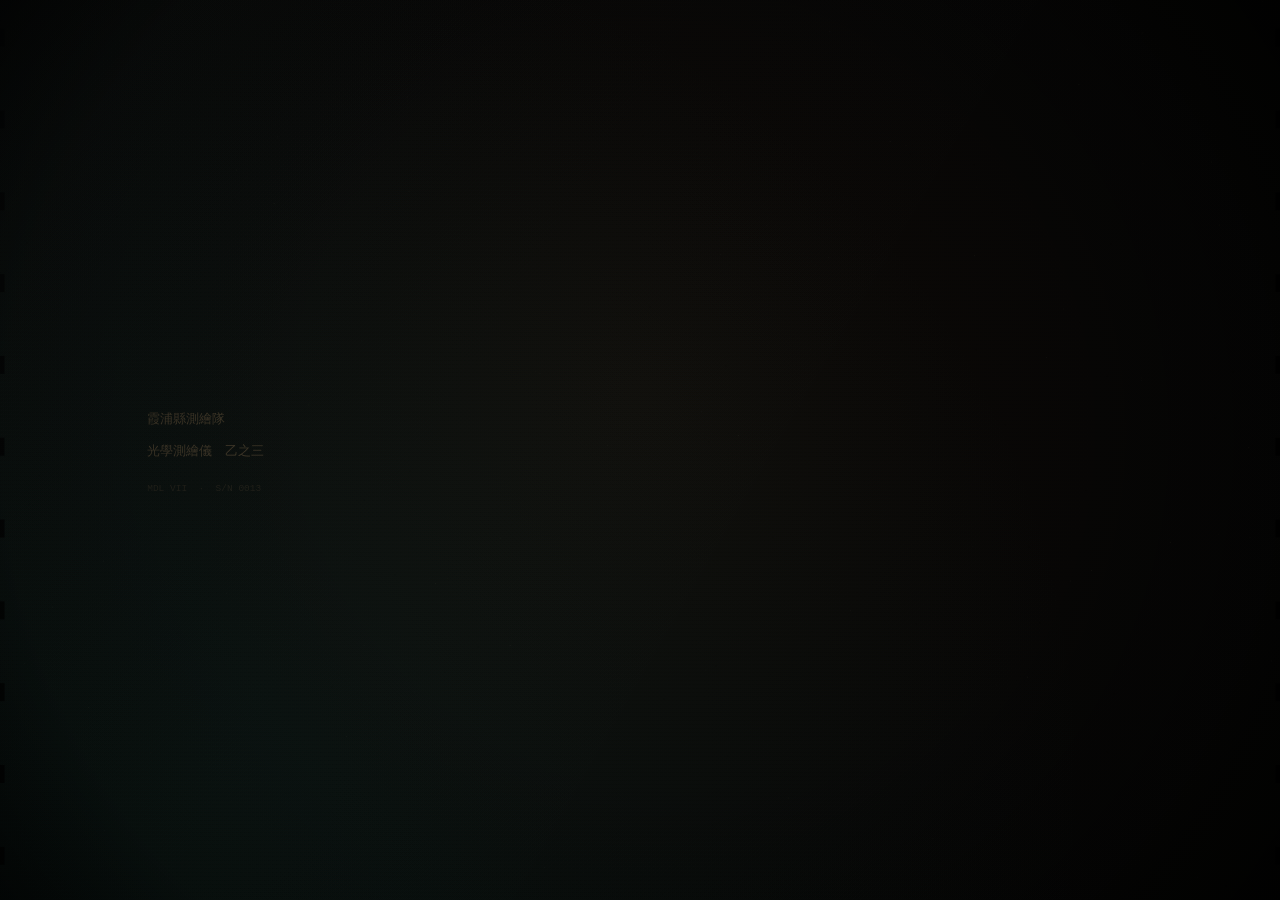
<file: v13/index.html>
<!DOCTYPE html>
<html lang="zh">
<head>
<meta charset="utf-8">
<meta name="viewport" content="width=device-width,initial-scale=1,viewport-fit=cover,user-scalable=no">
<meta name="theme-color" content="#000">
<title>七重</title>
<style>
  html,body{margin:0;padding:0;height:100%;background:#000;overflow:hidden;
    -webkit-user-select:none;user-select:none;-webkit-tap-highlight-color:transparent;
    touch-action:none;}
  canvas{position:fixed;left:0;top:0;width:100%;height:100%;display:block;}
</style>
</head>
<body>
<canvas id="c"></canvas>
<script>
(function(){
'use strict';

var cv  = document.getElementById('c');
var ctx = cv.getContext('2d');
var W = 390, H = 844, DPR = 1;

function rnd(s){ var x = Math.sin(s*127.1 + 311.7) * 43758.5453; return x - Math.floor(x); }
function clamp(v,a,b){ return v<a?a:(v>b?b:v); }

var SERIF = '"Songti SC","Noto Serif CJK SC","STSong","SimSun",serif';
var MONO  = '"Courier New","SF Mono",Menlo,monospace';
var AMBER = '246,204,148';
var AMBER2= '214,168,116';
var COLD  = '120,206,190';

/* ============================================================
   器物
   ============================================================ */
function makeBox(w, h, d){
  var e  = 0.036;
  var cw = w + e, cd = d + e;
  var ry0 = h*0.40, ty = h;
  var tw  = w*0.64, td = d*0.64;
  var V = [
    [-w,-h,-d],[ w,-h,-d],[ w,-h, d],[-w,-h, d],
    [-w, ry0,-d],[ w, ry0,-d],[ w, ry0, d],[-w, ry0, d],
    [-cw, ry0,-cd],[ cw, ry0,-cd],[ cw, ry0, cd],[-cw, ry0, cd],
    [-tw, ty,-td],[ tw, ty,-td],[ tw, ty, td],[-tw, ty, td]
  ];
  var E = [
    [0,1],[1,2],[2,3],[3,0],
    [0,4],[1,5],[2,6],[3,7],
    [4,5],[5,6],[6,7],[7,4],
    [4,8],[5,9],[6,10],[7,11],
    [8,9],[9,10],[10,11],[11,8],
    [8,12],[9,13],[10,14],[11,15],
    [12,13],[13,14],[14,15],[15,12]
  ];
  return { V:V, E:E, w:w, h:h, d:d, cw:cw, cd:cd, ry0:ry0 };
}

var OUTER = makeBox(0.56, 0.38, 0.38);
var INNER = makeBox(0.38, 0.24, 0.25);
var INNER2= makeBox(0.23, 0.15, 0.16);


/* ============================================================
   点云：整个器物由点构成，不是靠线勾轮廓
   ============================================================ */
var CLOUD = [];
var CLOUD2 = [];

function quad(a,b,c,d,n,seed,out,nx,ny,nz){
  for (var i=0;i<n;i++){
    var u = rnd(seed + i*1.731);
    var v = rnd(seed + i*3.137 + 0.37);
    var w0 = (1-u)*(1-v), w1 = u*(1-v), w2 = u*v, w3 = (1-u)*v;
    out.push([
      a[0]*w0 + b[0]*w1 + c[0]*w2 + d[0]*w3,
      a[1]*w0 + b[1]*w1 + c[1]*w2 + d[1]*w3,
      a[2]*w0 + b[2]*w1 + c[2]*w2 + d[2]*w3,
      nx, ny, nz
    ]);
  }
}

/* 一条棱上密排点 —— 轮廓必须比面更实，否则看起来是散沙 */
function edgeLine(a, b, n, out, nx, ny, nz){
  for (var i=0;i<n;i++){
    var t = i/(n-1);
    out.push([
      a[0]+(b[0]-a[0])*t,
      a[1]+(b[1]-a[1])*t,
      a[2]+(b[2]-a[2])*t,
      nx||0, ny||1, nz||0
    ]);
  }
}

function buildCloud(b, density, body, cap){
  var w=b.w, h=b.h, d=b.d, ry0=b.ry0, cw=b.cw, cd=b.cd;
  var tw=w*0.64, td=d*0.64;
  var N = function(area){ return Math.max(60, Math.round(area*density)); };
  var S = 0.707;

  /* 身 */
  quad([-w,-h,-d],[w,-h,-d],[w,-h,d],[-w,-h,d], N(4*w*d*0.7), 1.0, body, 0,-1,0);
  quad([-w,-h, d],[ w,-h, d],[ w,ry0, d],[-w,ry0, d], N(2*w*(ry0+h)*1.3), 2.1, body, 0,0,1);
  quad([ w,-h, d],[ w,-h,-d],[ w,ry0,-d],[ w,ry0, d], N(2*d*(ry0+h)*1.3), 3.3, body, 1,0,0);
  quad([ w,-h,-d],[-w,-h,-d],[-w,ry0,-d],[ w,ry0,-d], N(2*w*(ry0+h)*1.3), 4.7, body, 0,0,-1);
  quad([-w,-h,-d],[-w,-h, d],[-w,ry0, d],[-w,ry0,-d], N(2*d*(ry0+h)*1.3), 5.9, body, -1,0,0);

  /* 檐（属于盖） */
  quad([-w,ry0, d],[ w,ry0, d],[ cw,ry0, cd],[-cw,ry0, cd], N((cw-w)*2*d*3.4), 6.3, cap, 0,1,0);
  quad([ w,ry0, d],[ w,ry0,-d],[ cw,ry0,-cd],[ cw,ry0, cd], N((cw-w)*2*d*3.4), 7.1, cap, 1,0,0);
  quad([ w,ry0,-d],[-w,ry0,-d],[-cw,ry0,-cd],[ cw,ry0,-cd], N((cw-w)*2*d*3.4), 8.3, cap, 0,1,0);
  quad([-w,ry0,-d],[-w,ry0, d],[-cw,ry0, cd],[-cw,ry0,-cd], N((cw-w)*2*d*3.4), 9.1, cap, -1,0,0);

  /* 斜坡 */
  quad([-cw,ry0, cd],[ cw,ry0, cd],[ tw, h, td],[-tw, h, td], N(2*w*(h-ry0)*2.0), 10.7, cap, 0,S,S);
  quad([ cw,ry0, cd],[ cw,ry0,-cd],[ tw, h,-td],[ tw, h, td], N(2*w*(h-ry0)*2.0), 11.3, cap, S,S,0);
  quad([ cw,ry0,-cd],[-cw,ry0,-cd],[-tw, h,-td],[ tw, h,-td], N(2*w*(h-ry0)*2.0), 12.9, cap, 0,S,-S);
  quad([-cw,ry0,-cd],[-cw,ry0, cd],[-tw, h, td],[-tw, h,-td], N(2*w*(h-ry0)*2.0), 13.7, cap, -S,S,0);

  /* 顶 */
  quad([-tw,h,-td],[tw,h,-td],[tw,h,td],[-tw,h,td], N(4*tw*td*1.7), 14.3, cap, 0,1,0);

  /* 棱：全部加密 */
  var E = [
    [[-w,-h,-d],[ w,-h,-d]], [[ w,-h,-d],[ w,-h, d]], [[ w,-h, d],[-w,-h, d]], [[-w,-h, d],[-w,-h,-d]],
    [[-w,-h,-d],[-w,ry0,-d]], [[ w,-h,-d],[ w,ry0,-d]], [[ w,-h, d],[ w,ry0, d]], [[-w,-h, d],[-w,ry0, d]],
    [[-w,ry0,-d],[ w,ry0,-d]], [[ w,ry0,-d],[ w,ry0, d]], [[ w,ry0, d],[-w,ry0, d]], [[-w,ry0, d],[-w,ry0,-d]],
    [[-cw,ry0,-cd],[ cw,ry0,-cd]], [[ cw,ry0,-cd],[ cw,ry0, cd]], [[ cw,ry0, cd],[-cw,ry0, cd]], [[-cw,ry0, cd],[-cw,ry0,-cd]],
    [[-tw,h,-td],[ tw,h,-td]], [[ tw,h,-td],[ tw,h, td]], [[ tw,h, td],[-tw,h, td]], [[-tw,h, td],[-tw,h,-td]],
    [[-cw,ry0, cd],[-tw,h, td]], [[ cw,ry0, cd],[ tw,h, td]], [[ cw,ry0,-cd],[ tw,h,-td]], [[-cw,ry0,-cd],[-tw,h,-td]],
    [[-w,ry0,-d],[-cw,ry0,-cd]], [[ w,ry0,-d],[ cw,ry0,-cd]], [[ w,ry0, d],[ cw,ry0, cd]], [[-w,ry0, d],[-cw,ry0, cd]]
  ];
  for (var i=0;i<E.length;i++){
    var target = (i <= 11) ? body : cap;
    edgeLine(E[i][0], E[i][1], 26, target, 0, 1, 0);
  }
}
var CBODY = [], CCAP = [], IBODY = [], ICAP = [];
buildCloud(OUTER, 8600, CBODY, CCAP);
buildCloud(INNER, 8600, IBODY, ICAP);

/* 高速投影：每帧只算一次三角函数 */
var _cy=1,_sy=0,_cx=1,_sx=0;
function updateCam(){
  _cy = Math.cos(cam.ry); _sy = Math.sin(cam.ry);
  _cx = Math.cos(cam.rx); _sx = Math.sin(cam.rx);
}
function proj2(x, y, z){
  var x1 =  x*_cy - z*_sy;
  var z1 =  x*_sy + z*_cy;
  var y1 =  y*_cx - z1*_sx;
  var z2 =  y*_sx + z1*_cx;
  var k = cam.dist / (cam.dist + z2);
  return [PX + x1*k*PS, PY + y1*k*PS, z2];
}

var BUCK = [];
for (var _b=0;_b<9;_b++) BUCK.push([]);

function drawCloud(list, T, limit, lift, boost){
  for (var b=0;b<9;b++) BUCK[b].length = 0;
  var n = Math.min(list.length, Math.floor(list.length*limit));

  var Lx = -0.42, Ly = -0.52, Lz = 0.74;   /* 光从左上前方来 */
  for (var i=0;i<n;i++){
    var p = list[i];
    var q = proj2(p[0], p[1]+(lift||0), p[2]);
    var sx = q[0], sy = q[1], z = q[2];
    if (sx < -6 || sx > W+6 || sy < -6 || sy > H+6) continue;

    /* 法线也跟着转 */
    var nx1 =  p[3]*_cy - p[5]*_sy;
    var nz1 =  p[3]*_sy + p[5]*_cy;
    var ny1 =  p[4]*_cx - nz1*_sx;
    var nz2 =  p[4]*_sx + nz1*_cx;
    var lit = nx1*Lx + ny1*Ly + nz2*Lz;
    if (lit < 0) lit = 0;
    lit = 0.10 + lit*0.90;

    var t = (z + 0.62) / 1.24;
    var lum = lit * (1 - t*0.55);

    var dd = Math.abs(sy - scanY);
    if (dd < 26) lum += 0.70 * (1 - dd/26);
    if (lum > 1) lum = 1;

    var bk = Math.floor(lum*8.99);
    if (bk < 0) bk = 0;
    BUCK[bk].push(sx, sy);
  }

  for (var b=0;b<9;b++){
    var arr = BUCK[b];
    if (!arr.length) continue;
    var a = (0.10 + b*0.105) * (boost || 1);
    ctx.fillStyle = 'rgba('+AMBER+','+a.toFixed(3)+')';
    ctx.beginPath();
    for (var j=0;j<arr.length;j+=2) ctx.rect(arr[j], arr[j+1], 2.05, 2.05);
    ctx.fill();
  }
}

/* ============================================================
   相机 / 异常状态
   ============================================================ */
var cam  = { ry:0.62, rx:0.30, dist:3.05 };
var spin = { vx:0, vy:0 };
var PX=0, PY=0, PS=1;

/* 畸变：某个顶点会自己跑出去，再缩回来 */
var mal = { v:-1, t0:0, dur:0, dx:0, dy:0, dz:0 };
var nextMal = 5200;

function project(p, lift, vidx, T){
  var x = p[0], y = p[1] + (lift||0), z = p[2];

  if (mal.v === vidx){
    var q = (T - mal.t0) / mal.dur;
    if (q > 0 && q < 1){
      var m = Math.sin(q*Math.PI);
      m = m*m;
      x += mal.dx*m; y += mal.dy*m; z += mal.dz*m;
    }
  }

  var cy = Math.cos(cam.ry), sy = Math.sin(cam.ry);
  var x1 =  x*cy - z*sy;
  var z1 =  x*sy + z*cy;
  var cx = Math.cos(cam.rx), sx = Math.sin(cam.rx);
  var y1 =  y*cx - z1*sx;
  var z2 =  y*sx + z1*cx;
  var k = cam.dist / (cam.dist + z2);

  /* 端点抖动：模拟信号本身不稳，不是画面抖 */
  var jx = (rnd(T*0.021 + (vidx||0)*13.7) - 0.5) * 0.85;
  var jy = (rnd(T*0.019 + (vidx||0)*7.31) - 0.5) * 0.85;

  return [PX + x1*k*PS + jx, PY + y1*k*PS + jy, z2, k];
}

function drawBox(b, lift, alpha, lw, glow, buildP, T){
  var near = [], far = [];
  var total = b.E.length;
  for (var i=0;i<total;i++){
    if (buildP != null && (i+1)/total > buildP) continue;
    var e = b.E[i];
    var la = (e[0] >= 4) ? lift : 0;
    var lc = (e[1] >= 4) ? lift : 0;
    var pa = project(b.V[e[0]], la, e[0], T);
    var pc = project(b.V[e[1]], lc, e[1], T);
    var zavg = (pa[2] + pc[2]) * 0.5;
    (zavg < 0 ? near : far).push([pa, pc, zavg]);
  }
  function paint(list, mul){
    for (var i=0;i<list.length;i++){
      var pa = list[i][0], pc = list[i][1], k = list[i][2];
      var aa = alpha * mul * clamp(1 - (k + b.d)*0.22, 0.32, 1);
      var midY = (pa[1]+pc[1])*0.5;
      var inScan = Math.abs(midY - scanY) < 17;
      if (inScan){ aa = Math.min(1, aa*2.1 + 0.16); }
      ctx.strokeStyle = inScan ? 'rgba(255,248,230,'+aa.toFixed(3)+')'
                               : 'rgba('+AMBER+','+aa.toFixed(3)+')';
      ctx.lineWidth = inScan ? lw*1.95 : lw;
      ctx.beginPath();
      ctx.moveTo(pa[0], pa[1]);
      ctx.lineTo(pc[0], pc[1]);
      if (glow && (inScan || mul > 0.8)){
        ctx.save();
        ctx.shadowColor = inScan ? 'rgba(255,240,214,0.9)' : 'rgba('+AMBER+',0.55)';
        ctx.shadowBlur = inScan ? 12 : 6;
        ctx.stroke();
        ctx.restore();
      } else {
        ctx.stroke();
      }
    }
  }
  paint(far, 0.38);
  paint(near, 1.00);
}

/* ---------- 测量层 ---------- */
function drawMeasure(T){
  var minx=1e9, maxx=-1e9, miny=1e9, maxy=-1e9;
  for (var i=0;i<OUTER.V.length;i++){
    var p = project(OUTER.V[i], 0, i, T);
    if (p[0]<minx) minx=p[0];
    if (p[0]>maxx) maxx=p[0];
    if (p[1]<miny) miny=p[1];
    if (p[1]>maxy) maxy=p[1];
  }
  var pad = 16;
  minx -= pad; maxx += pad; miny -= pad; maxy += pad;

  ctx.save();
  ctx.strokeStyle = 'rgba('+AMBER+',0.20)';
  ctx.lineWidth = 1;
  ctx.setLineDash([3,5]);
  var cn = [[minx,miny,1,1],[maxx,miny,-1,1],[maxx,maxy,-1,-1],[minx,maxy,1,-1]];
  for (var i=0;i<4;i++){
    var c = cn[i], L = 9;
    ctx.beginPath();
    ctx.moveTo(c[0], c[1]+c[3]*L); ctx.lineTo(c[0], c[1]);
    ctx.lineTo(c[0]+c[2]*L, c[1]);
    ctx.stroke();
  }
  ctx.restore();

  ctx.save();
  ctx.strokeStyle = 'rgba('+AMBER+',0.09)';
  ctx.lineWidth = 1;
  ctx.setLineDash([2,6]);
  ctx.strokeRect(minx, miny, maxx-minx, maxy-miny);
  ctx.restore();

  ctx.save();
  ctx.fillStyle = 'rgba('+AMBER2+',0.60)';
  ctx.font = '9px '+MONO;
  ctx.textAlign = 'center';
  ctx.strokeStyle = 'rgba('+AMBER+',0.30)';
  ctx.lineWidth = 1;
  var by = maxy + 22;
  ctx.beginPath();
  ctx.moveTo(minx, by); ctx.lineTo(maxx, by);
  ctx.moveTo(minx, by-4); ctx.lineTo(minx, by+4);
  ctx.moveTo(maxx, by-4); ctx.lineTo(maxx, by+4);
  ctx.stroke();
  var badM = (Math.floor(T/13000)%4 === 3) && (T%13000 > 11500);
  ctx.fillStyle = badM ? 'rgba(255,120,90,0.85)' : 'rgba('+AMBER2+',0.60)';
  ctx.fillText(badM ? '不可測' : '一尺二寸', (minx+maxx)/2, by-6);

  var bx = minx - 20;
  ctx.beginPath();
  ctx.moveTo(bx, miny); ctx.lineTo(bx, maxy);
  ctx.moveTo(bx-4, miny); ctx.lineTo(bx+4, miny);
  ctx.moveTo(bx-4, maxy); ctx.lineTo(bx+4, maxy);
  ctx.stroke();
  ctx.save();
  ctx.translate(bx-8, (miny+maxy)/2);
  ctx.rotate(-Math.PI/2);
  ctx.fillText('一尺', 0, 0);
  ctx.restore();
  ctx.restore();

  /* 取样点 —— 数目会偶尔跳一下，机器数不清 */
  ctx.save();
  ctx.fillStyle = 'rgba('+AMBER+',0.5)';
  for (var i=0;i<OUTER.V.length;i++){
    var p2 = project(OUTER.V[i], 0, i, T);
    ctx.beginPath(); ctx.arc(p2[0], p2[1], 1.4, 0, 6.2832); ctx.fill();
  }
  ctx.restore();

  /* 左侧刻度 */
  ctx.save();
  ctx.strokeStyle = 'rgba('+AMBER+',0.20)';
  ctx.lineWidth = 1;
  var sy = H*0.17, ey = H*0.90;
  ctx.beginPath();
  ctx.moveTo(24, sy); ctx.lineTo(24, ey);
  for (var i=0;i<=34;i++){
    var yy = sy + (ey-sy)*i/34;
    var L2 = (i%4===0) ? 6.5 : 3;
    ctx.moveTo(24, yy); ctx.lineTo(24+L2, yy);
  }
  ctx.stroke();
  ctx.restore();
}


/* ============================================================
   不该存在的东西
   —— 箱子里有一组点，装不下，也不该被扫到。
      只有扫描线经过时，它才肯显形。
   ============================================================ */
var GHOST = [];
var GEDGE = [];
(function(){
  for (var i=0;i<11;i++){
    GHOST.push([
      (rnd(i*3.17)-0.5)*1.34,
      (rnd(i*5.71)-0.5)*0.86,
      (rnd(i*7.33)-0.5)*1.02
    ]);
  }
  GEDGE = [[0,1],[1,2],[2,3],[3,4],[4,5],[5,6],[6,7],[7,8],[8,9],[9,10],[10,0],
           [2,7],[4,9],[1,6],[5,10]];
})();

function drawGhost(T, base){
  for (var i=0;i<GEDGE.length;i++){
    var a = GEDGE[i][0], b = GEDGE[i][1];
    var pa = project(GHOST[a], 0, -2, T);
    var pb = project(GHOST[b], 0, -2, T);
    var midY = (pa[1]+pb[1])*0.5;
    var d = Math.abs(midY - scanY);
    /* 只有扫描线扫过时它才亮；离得越远越看不见 */
    var k = Math.max(0.16, 1 - d/95);
    var al = (0.14 + 0.42*(k-0.16)/0.84) * base;
    ctx.strokeStyle = 'rgba('+COLD+','+al.toFixed(3)+')';
    ctx.lineWidth = 0.9;
    ctx.beginPath();
    ctx.moveTo(pa[0], pa[1]);
    ctx.lineTo(pb[0], pb[1]);
    ctx.stroke();
    if (k > 0.72){
      ctx.save();
      ctx.shadowColor = 'rgba('+COLD+',0.7)';
      ctx.shadowBlur = 9;
      ctx.stroke();
      ctx.restore();
    }
  }
}

/* 一条从箱体里探出来的东西，很慢地动 */
function drawTenacle(T, base){
  var p0 = project([-OUTER.w*0.92, -OUTER.h*0.55, OUTER.d*0.9], 0, -2, T);
  var wob = Math.sin(T*0.00061)*0.5 + Math.sin(T*0.00023)*0.5;
  var wob2 = Math.cos(T*0.00047)*0.5;
  var L = 34 + wob*10;
  ctx.save();
  ctx.strokeStyle = 'rgba('+COLD+','+(0.24*base).toFixed(3)+')';
  ctx.lineWidth = 1.0;
  ctx.beginPath();
  ctx.moveTo(p0[0], p0[1]);
  ctx.bezierCurveTo(
    p0[0] - L*0.6, p0[1] + L*0.35 + wob2*8,
    p0[0] - L*1.1, p0[1] + L*0.15 - wob2*14,
    p0[0] - L*0.95, p0[1] - L*0.42 + wob*10
  );
  ctx.stroke();
  ctx.restore();
}

/* ---------- 四把锁 ---------- */
var LOCKS = [];
function lockPositions(b, T){
  var out = [];
  var y = b.ry0 - b.h*0.030;
  var pts = [
    [-b.w, y, -b.d], [ b.w, y, -b.d],
    [ b.w, y,  b.d], [-b.w, y,  b.d]
  ];
  for (var i=0;i<4;i++){
    var p = project(pts[i], 0, -1, T);
    out.push({ x:p[0], y:p[1], z:p[2], on:false, shake:0 });
  }
  return out;
}

var lockHit = -1, lockMsg = '', lockMsgT = 0;

/* ============================================================
   开机时间线
   ============================================================ */
var T0 = 0;
var scanY = -999, scanP = 0;
var openLift = 0, openTarget = 0;
var glitchUntil = 0, nextGlitch = 7000;

var SCAN = null;
function bakeScan(){
  if (SCAN) return;
  var c = document.createElement('canvas');
  c.width = 4; c.height = 4;
  var x = c.getContext('2d');
  x.fillStyle = 'rgba(0,0,0,0.26)'; x.fillRect(0,0,4,1);
  x.fillStyle = 'rgba(0,0,0,0.08)'; x.fillRect(0,1,4,1);
  SCAN = ctx.createPattern(c,'repeat');
}

/* 漂浮的尘 */
var DUST = [];
for (var i=0;i<16;i++){
  DUST.push({ x:rnd(i*3.1), y:rnd(i*5.7), v:0.000006 + rnd(i*7.3)*0.000012, a:0.10+rnd(i*9.1)*0.20, r:0.5+rnd(i*11.3)*1.1 });
}

/* ============================================================
   绘制
   ============================================================ */
function draw(){
  var now = performance.now();
  var e = now - T0;

  ctx.setTransform(DPR,0,0,DPR,0,0);
  ctx.globalCompositeOperation = 'source-over';
  ctx.globalAlpha = 1;

  /* 底：暖褐 + 一层极淡的青，让琥珀色显得病 */
  var bg = ctx.createRadialGradient(W*0.5, H*0.44, 10, W*0.5, H*0.5, H*0.96);
  bg.addColorStop(0,   'rgb(15,11,8)');
  bg.addColorStop(0.52,'rgb(7,6,5)');
  bg.addColorStop(1,   'rgb(1,2,1)');
  ctx.fillStyle = bg;
  ctx.fillRect(0,0,W,H);

  ctx.save();
  ctx.globalCompositeOperation = 'screen';
  var cg = ctx.createRadialGradient(W*0.18, H*0.86, 10, W*0.18, H*0.86, H*0.95);
  cg.addColorStop(0, 'rgba(28,86,78,0.16)');
  cg.addColorStop(1, 'rgba(28,86,78,0)');
  ctx.fillStyle = cg;
  ctx.fillRect(0,0,W,H);
  ctx.restore();

  /* 惯性 */
  cam.ry += spin.vy; cam.rx += spin.vx;
  spin.vy *= 0.94; spin.vx *= 0.94;
  cam.rx = clamp(cam.rx, -0.85, 0.85);
  openLift += (openTarget - openLift) * 0.12;

  /* 呼吸：整体极缓慢地涨落 */
  PX = W*0.5;
  PY = H*0.50;
  PS = W*0.86 * (1 + Math.sin(now*0.00092)*0.013);

  /* 扫描位置 */
  scanP = ((e*0.00013) % 1);
  scanY = H*0.13 + (H*0.76)*scanP;

  /* 畸变调度 */
  if (e > 4200 && now > nextMal){
    mal.v = Math.floor(rnd(now*0.0013)*16);
    mal.t0 = now;
    mal.dur = 380 + rnd(now*0.0021)*520;
    var dir = rnd(now*0.0037)*6.2832;
    mal.dx = Math.cos(dir)*0.085;
    mal.dy = (rnd(now*0.0043)-0.5)*0.13;
    mal.dz = Math.sin(dir)*0.085;
    nextMal = now + 6000 + rnd(now*0.0059)*9000;
  }

  /* 信号干扰 */
  if (now > glitchUntil && now > nextGlitch){
    glitchUntil = now + 70 + rnd(now*0.001)*110;
    nextGlitch = now + 6500 + rnd(now*0.003)*11000;
  }
  var gx = (now < glitchUntil) ? (rnd(now*0.017)-0.5)*6 : 0;

  /* ---------- 第一段：黑 ---------- */
  if (e < 460){
    frameCRT(now, 0, true);
    requestAnimationFrame(draw); return;
  }

  /* ---------- 第二段：字 ---------- */
  if (e < 1850){
    var a1 = clamp((e-460)/420, 0, 1) * clamp((1850-e)/420, 0, 1);
    ctx.save();
    ctx.globalAlpha = a1;
    ctx.fillStyle = 'rgba('+AMBER2+',0.95)';
    ctx.font = '13px '+SERIF;
    ctx.textAlign = 'left';
    ctx.fillText('霞浦縣測繪隊', W*0.115, H*0.47);
    ctx.fillText('光學測繪儀　乙之三', W*0.115, H*0.505);
    ctx.globalAlpha = a1*0.45;
    ctx.font = '9.5px '+MONO;
    ctx.fillText('MDL VII  ·  S/N 0013', W*0.115, H*0.545);
    ctx.restore();
    frameCRT(now, 0, true);
    requestAnimationFrame(draw); return;
  }

  /* ---------- 第三段：拉线 ---------- */
  if (e < 2560){
    var p2 = clamp((e-1850)/680, 0, 1);
    var ease = 1 - Math.pow(1-p2, 3);
    var hh = H*0.5*ease;
    var g2 = ctx.createLinearGradient(0, H/2-hh, 0, H/2+hh);
    g2.addColorStop(0,   'rgba('+AMBER+',0)');
    g2.addColorStop(0.5, 'rgba('+AMBER+',0.30)');
    g2.addColorStop(1,   'rgba('+AMBER+',0)');
    ctx.fillStyle = g2;
    ctx.fillRect(0, H/2-hh, W, hh*2);
    if (p2 < 0.18){
      ctx.fillStyle = 'rgba(255,246,228,'+(0.95*(1-p2/0.18)).toFixed(3)+')';
      ctx.fillRect(0, H/2-1.3, W, 2.6);
    }
    frameCRT(now, 0, true);
    requestAnimationFrame(draw); return;
  }

  /* ---------- 第四段起：画面 ---------- */
  var buildP = clamp((e-2560)/1300, 0, 1);
  buildP = buildP*buildP*(3-2*buildP);

  ctx.save();
  ctx.translate(gx, 0);

  /* 地影 */
  ctx.save();
  ctx.strokeStyle = 'rgba('+AMBER+',0.045)';
  ctx.lineWidth = 1;
  ctx.beginPath();
  ctx.ellipse(PX, PY + PS*0.34, PS*0.52, PS*0.13, 0, 0, 6.2832);
  ctx.stroke();
  ctx.restore();

  /* 器物：主体是点云，线只留骨架 */
  updateCam();

  var dimBody = 1 - openLift*0.52;

  if (openLift > 0.02){
    drawCloud(IBODY, now, 1, 0, 1.25);
    drawCloud(ICAP,  now, 1, openLift*0.16, 1.25);
  }

  drawCloud(CBODY, now, buildP, 0, dimBody);
  drawCloud(CCAP,  now, buildP, openLift*0.34, dimBody*0.80);

  drawBox(OUTER, openLift*0.34, 0.10, 0.7, false, buildP, now);

  if (buildP > 0.02){
    drawMeasure(now);
  }

  /* 不该存在的 */
  if (buildP > 0.85){
    drawGhost(now, 1);
    drawTenacle(now, 1);
  }

  /* 锁 */
  LOCKS = lockPositions(OUTER, now);
  if (buildP > 0.9){
    for (var i=0;i<LOCKS.length;i++){
      var L = LOCKS[i];
      var lockOpen = L.on && openLift < 0.3;
      ctx.save();
      ctx.translate(L.x, L.y);
      if (L.shake > 0) ctx.translate((rnd(now*0.03)-0.5)*3*L.shake, 0);
      ctx.strokeStyle = 'rgba('+AMBER+','+(0.9-L.z*0.2).toFixed(3)+')';
      ctx.lineWidth = 1.6;
      ctx.shadowColor = 'rgba('+AMBER+',0.8)';
      ctx.shadowBlur = 8;
      var s = 8.6;
      ctx.strokeRect(-s*0.62, -s*0.80, s*1.24, s*1.50);
      ctx.beginPath();
      if (lockOpen) ctx.arc(0, -s*0.80, s*0.46, Math.PI*1.08, Math.PI*1.92);
      else          ctx.arc(0, -s*0.80, s*0.46, Math.PI, Math.PI*2);
      ctx.stroke();
      ctx.restore();
      if (L.shake > 0) L.shake -= 0.04;
    }
  }
  ctx.restore();

  /* 扫描线 */
  if (buildP > 0.3){
    ctx.save();
    var sg = ctx.createLinearGradient(0, scanY-26, 0, scanY+26);
    sg.addColorStop(0,   'rgba('+AMBER+',0)');
    sg.addColorStop(0.46,'rgba('+AMBER+',0.10)');
    sg.addColorStop(0.5, 'rgba(210,255,246,0.20)');
    sg.addColorStop(0.54,'rgba('+AMBER+',0.10)');
    sg.addColorStop(1,   'rgba('+AMBER+',0)');
    ctx.fillStyle = sg;
    ctx.fillRect(0, scanY-26, W, 52);
    ctx.fillStyle = 'rgba(232,255,250,0.30)';
    ctx.fillRect(0, scanY-0.6, W, 1.0);
    ctx.restore();
  }

  /* 尘 */
  ctx.save();
  for (var i=0;i<DUST.length;i++){
    var d = DUST[i];
    var dx = (d.x + Math.sin(now*0.00017 + i*1.7)*0.012) * W;
    var dy = ((d.y + now*d.v) % 1) * H;
    ctx.fillStyle = 'rgba(255,236,208,'+d.a.toFixed(3)+')';
    ctx.beginPath(); ctx.arc(dx, dy, d.r, 0, 6.2832); ctx.fill();
  }
  ctx.restore();

  /* ---------- 信息层 ---------- */
  if (buildP > 0.55){
    var ia = clamp((buildP-0.55)/0.45, 0, 1);
    ctx.save();
    ctx.globalAlpha = ia;
    ctx.fillStyle = 'rgb('+AMBER2+')';
    ctx.font = '10.5px '+MONO;
    ctx.textAlign = 'left';

    var blink = (Math.floor(now/380)%2 === 0) ? 1 : 0.28;
    ctx.fillStyle = 'rgba(255,110,72,'+blink.toFixed(2)+')';
    ctx.beginPath(); ctx.arc(W*0.115+3.5, H*0.098, 3.2, 0, 6.2832); ctx.fill();

    ctx.fillStyle = 'rgba(255,228,196,0.92)';
    ctx.font = '11px '+MONO;
    ctx.fillText('掃描中', W*0.115+13, H*0.1025);

    ctx.fillStyle = 'rgba('+AMBER2+',0.60)';
    ctx.font = '10.5px '+MONO;
    ctx.fillText('石函 · 第一重', W*0.115, H*0.122);
    ctx.fillText('白雲庵後山', W*0.115, H*0.1385);

    ctx.globalAlpha = ia*0.22;
    ctx.fillStyle = 'rgba('+AMBER+',1)';
    ctx.fillRect(W*0.115, H*0.150, 26, 1);

    /* 主读数 */
    var depth = Math.round(scanP*384);
    var badDepth = (Math.floor(now/9000)%5 === 0) && (now%9000 > 8000);
    ctx.globalAlpha = ia*0.95;
    ctx.textAlign = 'right';
    ctx.fillStyle = 'rgba(255,238,208,0.96)';
    ctx.font = '19px '+MONO;
    ctx.fillText(badDepth ? '----' : ('0000'+depth).slice(-4), W*0.885, H*0.104);
    ctx.globalAlpha = ia*0.55;
    ctx.fillStyle = 'rgb('+AMBER2+')';
    ctx.font = '9px '+MONO;
    ctx.fillText('mm　DEPTH', W*0.885, H*0.1175);

    /* 取样点数：偶尔多一个 */
    var pts = OUTER.V.length + ((now%11000 > 10200) ? 1 : 0);
    ctx.fillText('PTS '+pts, W*0.885, H*0.1335);
    ctx.fillText('θ '+(((cam.ry*180/Math.PI)%360+360)%360).toFixed(1)+'°', W*0.885, H*0.147);
    ctx.restore();
  }

  /* 底部操作条 */
  if (buildP > 0.75){
    var ba = clamp((buildP-0.75)/0.25, 0, 1);
    ctx.save();
    ctx.globalAlpha = ba*0.28;
    ctx.fillStyle = 'rgba('+AMBER+',1)';
    ctx.fillRect(W*0.115, H*0.922, W*0.77, 1);
    ctx.fillRect(W*0.115, H*0.962, W*0.77, 1);
    ctx.globalAlpha = ba*0.62;
    ctx.fillStyle = 'rgba(255,226,190,0.86)';
    ctx.font = '10px '+MONO;
    ctx.textAlign = 'center';
    ctx.fillText('拖動旋轉　·　點鎖　·　雙擊掀蓋', W*0.5, H*0.948);
    ctx.restore();
  }

  /* 点锁后的字 */
  if (lockMsgT > 0){
    lockMsgT -= 16;
    var a3 = clamp(lockMsgT/380, 0, 1);
    ctx.save();
    ctx.globalAlpha = a3*0.95;
    ctx.fillStyle = 'rgba(255,240,212,1)';
    ctx.font = '15px '+SERIF;
    ctx.textAlign = 'center';
    ctx.fillText(lockMsg, W*0.5, H*0.805);
    ctx.restore();
  }

  frameCRT(now, gx, false);
  requestAnimationFrame(draw);
}

/* ============================================================
   CRT 壳
   ============================================================ */
function frameCRT(now, gx, quiet){
  var nS = 11, gap = H/nS;
  ctx.fillStyle = 'rgba(0,0,0,0.88)';
  for (var i=0;i<nS;i++){
    var y = i*gap + gap*0.35;
    ctx.fillRect(0, y, 4.5, gap*0.22);
    ctx.fillRect(W-4.5, y, 4.5, gap*0.22);
  }

  bakeScan();
  ctx.save();
  ctx.globalAlpha = 0.34;
  ctx.fillStyle = SCAN;
  ctx.fillRect(0,0,W,H);
  ctx.restore();

  /* 慢慢下移的亮带 */
  var bandY = ((now*0.030) % (H+320)) - 160;
  var bgr = ctx.createLinearGradient(0, bandY-80, 0, bandY+80);
  bgr.addColorStop(0,   'rgba('+AMBER+',0)');
  bgr.addColorStop(0.5, 'rgba('+AMBER+',0.030)');
  bgr.addColorStop(1,   'rgba('+AMBER+',0)');
  ctx.fillStyle = bgr;
  ctx.fillRect(0, bandY-80, W, 160);

  /* 噪点 */
  ctx.save();
  for (var i=0;i<200;i++){
    var s2 = Math.floor(now*0.5)*2654435761 + i*97;
    ctx.fillStyle = (rnd(s2*0.0031)>0.5) ? 'rgba(255,238,210,'+(0.012+rnd(s2*0.0021)*0.042).toFixed(3)+')'
                                          : 'rgba(0,0,0,0.06)';
    ctx.fillRect(rnd(s2*0.000713)*W, rnd(s2*0.00137)*H, 1, 1);
  }
  ctx.restore();

  /* 玻璃反光：一道很斜的淡光，证明外面隔着一层玻璃 */
  ctx.save();
  ctx.globalCompositeOperation = 'screen';
  var gl = ctx.createLinearGradient(W*0.05, 0, W*0.72, H*0.55);
  gl.addColorStop(0,    'rgba(150,190,196,0.030)');
  gl.addColorStop(0.42, 'rgba(150,190,196,0.008)');
  gl.addColorStop(1,    'rgba(150,190,196,0)');
  ctx.fillStyle = gl;
  ctx.fillRect(0,0,W,H);
  ctx.restore();

  /* 暗角 */
  var vg = ctx.createRadialGradient(W*0.5, H*0.47, H*0.30, W*0.5, H*0.5, H*0.88);
  vg.addColorStop(0,   'rgba(0,0,0,0)');
  vg.addColorStop(0.70,'rgba(0,0,0,0.14)');
  vg.addColorStop(1,   'rgba(0,0,0,0.66)');
  ctx.fillStyle = vg;
  ctx.fillRect(0,0,W,H);
}

/* ============================================================
   交互
   ============================================================ */
var g = { on:false, x0:0, y0:0, lastX:0, lastY:0, moved:0, t0:0 };

cv.addEventListener('pointerdown', function(e){
  var r = cv.getBoundingClientRect();
  g.on = true;
  g.x0 = e.clientX-r.left; g.y0 = e.clientY-r.top;
  g.lastX = g.x0; g.lastY = g.y0;
  g.moved = 0; g.t0 = performance.now();
  var t = performance.now();
  if (t - (cv._lt||0) < 300){ openTarget = openTarget > 0.5 ? 0 : 1; }
  cv._lt = t;
}, {passive:true});

cv.addEventListener('pointermove', function(e){
  if (!g.on) return;
  var r = cv.getBoundingClientRect();
  var x = e.clientX-r.left, y = e.clientY-r.top;
  var dx = x-g.lastX, dy = y-g.lastY;
  g.lastX = x; g.lastY = y;
  g.moved += Math.abs(dx)+Math.abs(dy);
  cam.ry += dx*0.010;
  cam.rx = clamp(cam.rx + dy*0.006, -0.85, 0.85);
  spin.vy = dx*0.0025;
  spin.vx = 0;
}, {passive:true});

cv.addEventListener('pointerup', function(e){
  if (!g.on) return;
  g.on = false;
  if (g.moved >= 12) return;
  var r = cv.getBoundingClientRect();
  var x = e.clientX-r.left, y = e.clientY-r.top;
  var found = -1, best = 28;
  for (var i=0;i<LOCKS.length;i++){
    var L = LOCKS[i];
    var d2 = (L.x-x)*(L.x-x)+(L.y-y)*(L.y-y);
    if (d2 < best*best && L.z > -0.2){ best = Math.sqrt(d2); found = i; }
  }
  if (found >= 0){
    var L2 = LOCKS[found];
    L2.on = !L2.on;
    L2.shake = 1;
    lockMsg = L2.on ? '咔。' : '鎖扣未動。';
    lockMsgT = 1600;
    lockHit = found;
  }
}, {passive:true});

function resize(){
  var r = cv.getBoundingClientRect();
  W = Math.max(1, Math.round(r.width));
  H = Math.max(1, Math.round(r.height));
  DPR = Math.min(3, window.devicePixelRatio || 1);
  cv.width  = Math.floor(W*DPR);
  cv.height = Math.floor(H*DPR);
  SCAN = null;
}

window.addEventListener('resize', resize);
window.addEventListener('orientationchange', function(){ setTimeout(resize, 150); });

resize();
setTimeout(resize, 160);
T0 = performance.now();
draw();

window.__open = function(v){ openTarget = v; };
window.__dbg = function(){ return {cb:CBODY.length, cc:CCAP.length, ib:IBODY.length, ic:ICAP.length}; };
window.__state = function(){ return { ry:cam.ry.toFixed(2), open:openLift.toFixed(2), locks:LOCKS.length }; };
})();
</script>
</body>
</html>
</file>
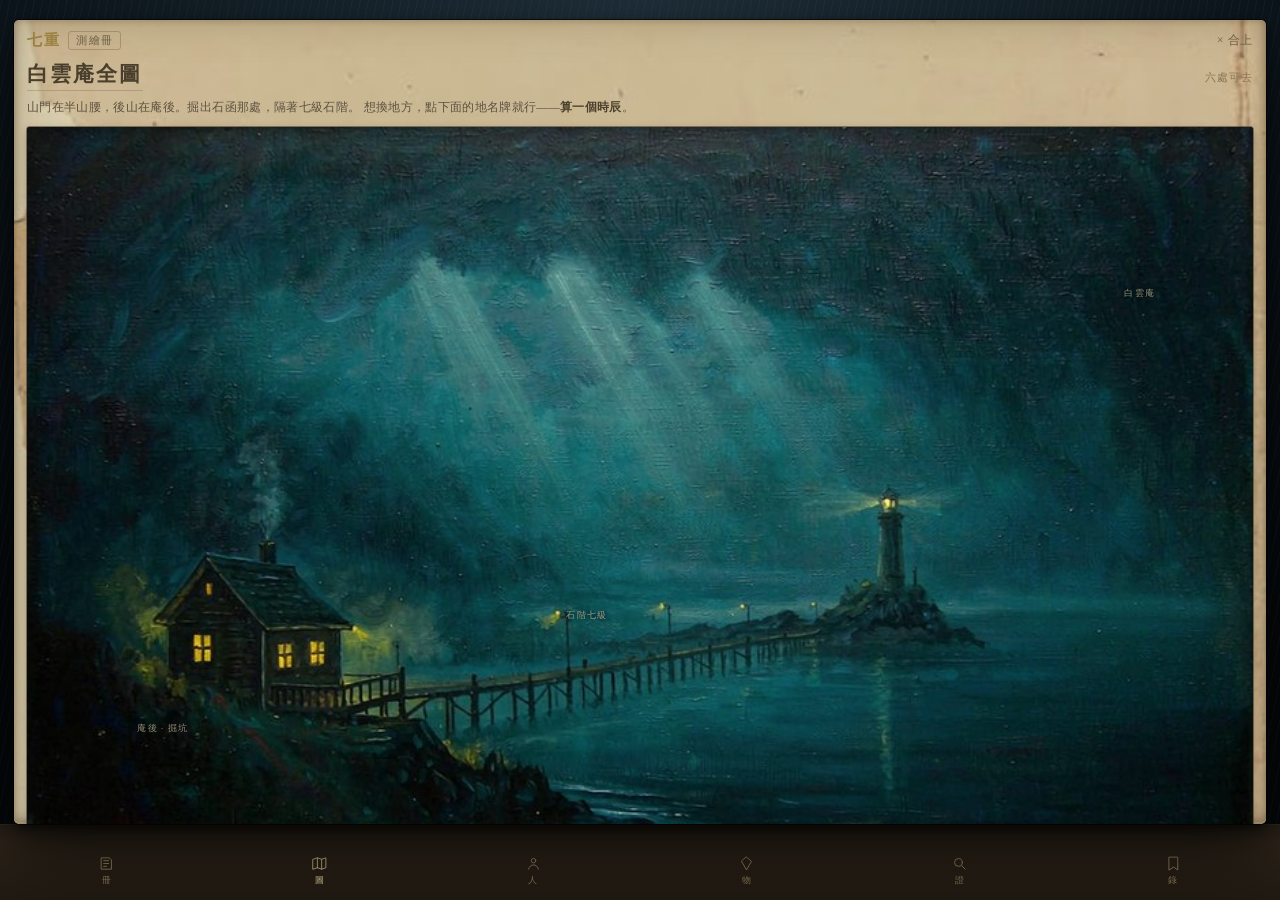
<file: v14/index.html>
<!DOCTYPE html>
<html lang="zh">
<head>
<meta charset="utf-8">
<meta name="viewport" content="width=device-width,initial-scale=1,viewport-fit=cover,user-scalable=no">
<meta name="theme-color" content="#080e14">
<title>七重</title>
<style>
  *{box-sizing:border-box;-webkit-tap-highlight-color:transparent;}
  html,body{margin:0;padding:0;height:100%;background:#060a0e;overflow:hidden;
    -webkit-user-select:none;user-select:none;
    font-family:"Songti SC","Noto Serif CJK SC","STSong","SimSun",serif;}

  /* ---------- 背景：深海夜雨 ---------- */
  #bg{position:fixed;inset:0;
    background:
      radial-gradient(120% 80% at 50% 0%, #16232c 0%, #0a1218 45%, #05080b 100%);
  }
  #rain{position:fixed;inset:-20%;
    background-image:repeating-linear-gradient(101deg,
      rgba(150,196,214,0) 0px, rgba(150,196,214,0) 7px,
      rgba(150,196,214,0.055) 7px, rgba(150,196,214,0.055) 8px);
    animation:rainmove 1.35s linear infinite;
    opacity:.75;
  }
  @keyframes rainmove{ from{transform:translateY(-120px)} to{transform:translateY(0)} }
  #fog{position:fixed;inset:0;pointer-events:none;
    background:radial-gradient(90% 55% at 50% 8%, rgba(120,170,190,0.10) 0%, rgba(0,0,0,0) 60%);}

  /* ---------- 纸 ---------- */
  .sheet{
    position:fixed;
    left:14px; right:14px; top:20px; bottom:76px;
    border-radius:5px;
    background:#e9e1cb;
    background-image:var(--paper);
    background-size:cover;
    background-position:center;
    background-blend-mode:multiply;
    box-shadow:
      0 1px 0 rgba(255,255,255,0.10) inset,
      0 0 0 1px rgba(0,0,0,0.45),
      0 34px 70px rgba(0,0,0,0.55),
      0 12px 26px rgba(0,0,0,0.40),
      0 3px 8px rgba(0,0,0,0.42),
      0 0 0 1px rgba(0,0,0,0.35);
    overflow:hidden;
    display:flex; flex-direction:column;
  }
  /* 纸的四边被压暗一点，像被手指翻过很多次 */
  .sheet::after{
    content:""; position:absolute; inset:0; pointer-events:none; border-radius:5px;
    box-shadow:inset 0 0 40px rgba(96,76,44,0.30), inset 0 0 6px rgba(80,60,32,0.25),
               inset 0 -2px 0 rgba(255,248,228,0.20),
               inset 0 -4px 10px rgba(60,44,22,0.35);
  }

  .head{
    position:relative; z-index:2;
    display:flex; align-items:center; gap:8px;
    padding:11px 13px 8px;
  }
  .brand{color:#9a7f3e; font-size:14.5px; letter-spacing:.12em; font-weight:700; white-space:nowrap; flex-shrink:0;}
  .tag{
    font-size:10.5px; color:#6d5f45;
    border:1px solid rgba(110,95,70,0.38);
    border-radius:3px; padding:1.5px 7px; letter-spacing:.10em;
  }
  .close{margin-left:auto; font-size:11.5px; color:#6d5f45; letter-spacing:.06em;}

  .body{position:relative; z-index:2; padding:0 13px; flex:1; display:flex; flex-direction:column; min-height:0;}

  h1{
    margin:2px 0 6px; font-size:21px; letter-spacing:.10em; color:#4a3f2c;
    font-weight:700; display:flex; align-items:baseline; gap:10px;
  }
  h1 small{margin-left:auto;}
  h1 small{font-size:10.5px; font-weight:400; color:#8a7550; letter-spacing:.10em;}
  h1 em{font-style:normal; border-bottom:1px solid rgba(110,95,70,0.30); padding-bottom:2px;}

  .desc{
    font-size:11.5px; line-height:1.85; color:#5d5140; letter-spacing:.03em;
    margin:0 0 9px;
  }
  .desc b{font-weight:700; color:#4a3f2c;}

  /* ---------- 插图 ---------- */
  .art{
    position:relative; border-radius:3px; overflow:hidden;
    box-shadow:0 0 0 1px rgba(40,30,18,0.45), 0 3px 10px rgba(40,30,18,0.28);
    background:#0e1a20;
    flex-shrink:0;
  }
  .art img{display:block; width:100%; height:auto;}
  .art::after{
    content:""; position:absolute; inset:0; pointer-events:none;
    box-shadow:inset 0 0 18px rgba(0,0,0,0.55);
  }
  /* 图上的地名，像手写标注 */
  .pin{
    position:absolute; font-size:8.5px; color:rgba(232,218,188,0.62);
    letter-spacing:.14em; text-shadow:0 0 5px rgba(0,0,0,0.95);
  }
  .pin.a{left:9%;  top:74%;}
  .pin.b{left:44%; top:60%;}
  .pin.c{right:8%; top:20%;}

  /* ---------- 地点卡 ---------- */
  .grid{
    display:grid; grid-template-columns:1fr 1fr; gap:7px;
    margin-top:9px; flex:1; min-height:0; align-content:start;
  }
  .spot{
    border:1px solid rgba(112,96,68,0.26);
    border-radius:2px;
    padding:6px 7px 7px;
    background:rgba(255,250,236,0.10);
    position:relative;
    min-height:0;
  }
  .spot.on{
    border-color:#8b6a38;
    background:rgba(200,168,104,0.16);
    box-shadow:0 0 0 1px rgba(139,106,56,0.55) inset;
  }
  .spot.on::after{
    content:""; position:absolute; right:5px; top:5px;
    width:5px; height:5px; border-radius:50%;
    background:#a8442c; opacity:.92;
  }
  .spot .nm{
    font-size:12px; color:#463c2b; font-weight:700; letter-spacing:.05em;
    display:flex; align-items:center; gap:4px;
  }
  .spot .nm i{
    font-style:normal; font-size:7px; color:rgba(154,127,62,0.55);
  }
  .spot .tx{
    font-size:9.5px; line-height:1.6; color:#6f6250; margin-top:3px; letter-spacing:.02em;
  }
  .spot.locked .nm{color:#8a7d68;}
  .spot.locked .tx{color:#918572; font-style:italic;}
  /* 已查看过：右上角一枚小方印 */
  .spot.done::before{
    content:"閱"; position:absolute; right:4px; top:3px;
    font-size:7px; color:rgba(168,68,44,0.72);
    border:1px solid rgba(168,68,44,0.46); border-radius:1px;
    padding:0 1.5px; line-height:1.25;
  }
  .spot.done .nm{color:#5b5040;}

  /* ---------- 翻页 ---------- */
  .pager{
    display:flex; align-items:center; justify-content:center; gap:9px;
    padding:5px 0 7px; font-size:10px; color:#7a6a50; letter-spacing:.08em;
    flex-shrink:0;
  }
  .pager .dot{width:6px; height:6px; border-radius:50%; background:#c0703c; opacity:.85;}
  .pager .dot.off{background:rgba(120,105,80,0.40);}

  /* ---------- 底部导航 ---------- */
  .nav{
    position:fixed; left:0; right:0; bottom:0; height:76px;
    padding-top:16px;
    display:flex; align-items:stretch;
    background:linear-gradient(180deg, rgba(40,32,22,0.99) 0%, rgba(46,37,26,0.99) 22%, rgba(32,26,18,1) 100%);
    border-top:1px solid rgba(150,132,96,0.14);
    padding-bottom:env(safe-area-inset-bottom,0);
  }
  .ni{
    flex:1; display:flex; flex-direction:column; align-items:center; justify-content:center;
    gap:3px; color:#8a7856; font-size:8.5px; letter-spacing:.10em;
  }
  .ni svg{width:17px; height:17px; stroke:#a08d6c; stroke-width:1.15; fill:none;
    stroke-linecap:round; stroke-linejoin:round;}
  .ni.on{color:#dcc695;}
  .ni.on svg{stroke:#dcc695;}
</style>
</head>
<body>
<div id="bg"></div>
<div id="rain"></div>
<div id="fog"></div>

<div class="nav">
  <div class="ni"><svg viewBox="0 0 24 24"><path d="M5 4h11l3 3v13H5z"/><path d="M8 8h7M8 12h7M8 16h4"/></svg>冊</div>

<div class="sheet" id="sheet">
  <div class="head">
    <div class="brand">七重</div>
    <div class="tag">測繪冊</div>
    <div class="close">× 合上</div>
  </div>

  <div class="body">
    <h1><em>白雲庵全圖</em><small>六處可去</small></h1>

    <p class="desc">
      山門在半山腰，後山在庵後。掘出石函那處，隔著七級石階。
      想換地方，點下面的地名牌就行——<b>算一個時辰</b>。
    </p>

    <div class="art">
      <img src="[data-uri]" alt="">
      <span class="pin a">庵後 · 掘坑</span>
      <span class="pin b">石階七級</span>
      <span class="pin c">白雲庵</span>
    </div>

    <div class="grid">
      <div class="spot on">
        <div class="nm"><i>▶</i>山門 · 前庭</div>
        <div class="tx">石階濕滑，苔從縫裡長出來。門檻上有一道很深的車轍。</div>
      </div>
      <div class="spot">
        <div class="nm"><i>▶</i>大殿 · 佛前</div>
        <div class="tx">三尊像，中間那尊的臉被人鑿掉了。</div>
      </div>
      <div class="spot">
        <div class="nm"><i>▶</i>後山 · 掘坑</div>
        <div class="tx">四尺深。土是新翻的，周圍卻沒有擾動。</div>
      </div>
      <div class="spot">
        <div class="nm"><i>▶</i>齋堂</div>
        <div class="tx">六副碗筷，住著三個人。</div>
      </div>
      <div class="spot locked">
        <div class="nm"><i>▶</i>藏經閣</div>
        <div class="tx">門鎖著。鑰匙在住持身上，他三個月沒出來了。</div>
      </div>
      <div class="spot done">
        <div class="nm"><i>▶</i>石函 · 第一重</div>
        <div class="tx">鎖已鏽。鎖扣未動。</div>
      </div>
    </div>

    <div class="pager">
      <span class="dot"></span>
      <span>後山 · 第 1 頁</span>
      <span class="dot off"></span>
    </div>
  </div>
</div>

  <div class="ni on"><svg viewBox="0 0 24 24"><path d="M3 6l6-2 6 2 6-2v14l-6 2-6-2-6 2z"/><path d="M9 4v14M15 6v14"/></svg>圖</div>
  <div class="ni"><svg viewBox="0 0 24 24"><circle cx="12" cy="8" r="3.2"/><path d="M5 20c1.4-4 3.8-6 7-6s5.6 2 7 6"/></svg>人</div>
  <div class="ni"><svg viewBox="0 0 24 24"><path d="M12 3l7 6-7 12-7-12z"/></svg>物</div>
  <div class="ni"><svg viewBox="0 0 24 24"><circle cx="10.5" cy="10.5" r="5.5"/><path d="M15 15l5 5"/></svg>證</div>
  <div class="ni"><svg viewBox="0 0 24 24"><path d="M6 3h12v18l-6-4-6 4z"/></svg>錄</div>
</div>

<script>
(function(){
  document.documentElement.style.setProperty('--paper', 'url([data-uri])');
  // 点地点：切换选中
  var spots = document.querySelectorAll('.spot');
  for (var i=0;i<spots.length;i++){
    spots[i].addEventListener('pointerdown', function(){
      for (var j=0;j<spots.length;j++) spots[j].classList.remove('on');
      this.classList.add('on');
    });
  }
})();
</script>
</body>
</html>
</file>
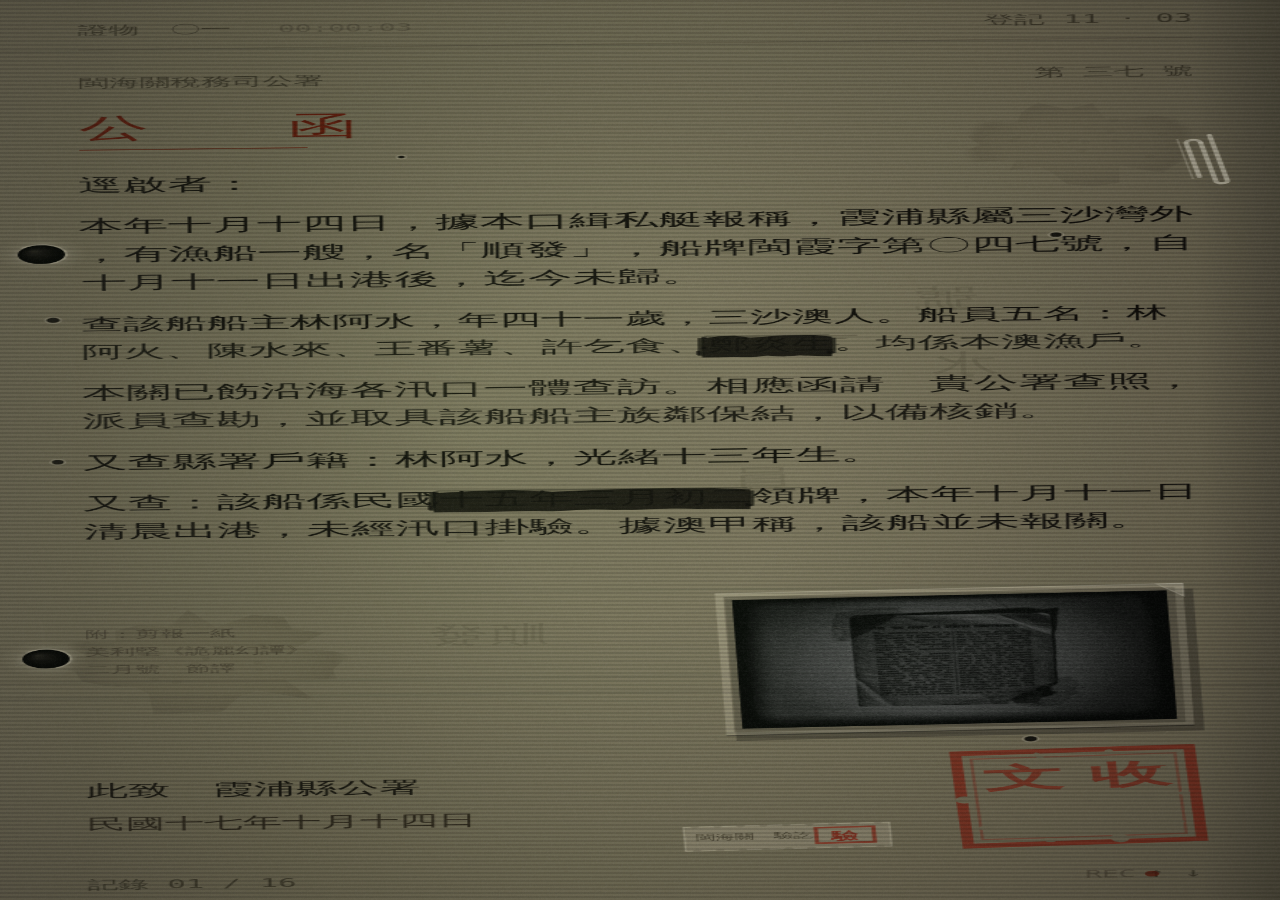
<file: v3/index.html>
<!DOCTYPE html>
<html lang="zh-Hant">
<head>
<meta charset="utf-8">
<meta name="viewport" content="width=device-width,initial-scale=1,viewport-fit=cover,user-scalable=no">
<meta name="theme-color" content="#000000">
<meta name="format-detection" content="telephone=no">
<title>密字第〇四七號</title>
<style>
  html,body{
    margin:0;padding:0;height:100%;width:100%;background:#000;overflow:hidden;
    -webkit-user-select:none;user-select:none;
    -webkit-tap-highlight-color:transparent;
    -webkit-text-size-adjust:100%;
    touch-action:none;
  }
  #out{position:fixed;left:0;top:0;width:100%;height:100%;display:block;}
  #gl{position:fixed;left:0;top:0;width:100%;height:100%;display:none;z-index:5;}
  #line3d{
    position:fixed;left:0;right:0;bottom:16%;z-index:20;display:none;
    text-align:center;color:rgba(15,13,9,.62);
    font-family:'Noto Serif CJK SC','Songti SC',serif;font-size:13px;
    letter-spacing:.08em;pointer-events:none;
    text-shadow:0 0 12px rgba(0,0,0,.9);
  }
  #dbg{
    position:fixed;left:0;bottom:0;right:0;z-index:99;
    font:11px/1.55 monospace;color:#8a8;background:rgba(0,0,0,.85);
    padding:6px 8px;white-space:pre-wrap;display:none;pointer-events:none;
  }
  #dbg.on{display:block;}
</style>
</head>
<body>
<canvas id="gl"></canvas>
<canvas id="out"></canvas>
<img id="jf" alt="" style="position:fixed;left:0;top:0;width:100%;height:100%;object-fit:cover;display:none;z-index:7;pointer-events:none;transform-origin:52% 46%;filter:contrast(1.18) brightness(2.55) saturate(.78);">
<div id="line3d"></div>
<div id="dbg"></div>
<script src="assets.js"></script>
<script>
(function(){
'use strict';

/* ============================================================
   0. 错误捕获
   ============================================================ */
var dbgEl = document.getElementById('dbg');
var DEBUG = /[?&]debug=1/.test(location.search);
var ERRORS = [];
function say(m){
  ERRORS.push(m);
  if (DEBUG){ dbgEl.classList.add('on'); dbgEl.textContent += m + '\n'; }
}
window.addEventListener('error', function(e){ say('ERR: '+(e.message||'')+' @'+e.lineno); });
window.addEventListener('unhandledrejection', function(e){
  say('REJ: ' + (e.reason && e.reason.message ? e.reason.message : e.reason));
});

/* ============================================================
   1. 基础配置
   ============================================================ */
var W = 480, H = 854, PAD = 40;
var CW = W - PAD*2;

var C_BG   = '#7e775f';
var C_TXT  = '#1b1811';
var C_DIM  = '#332c20';
var C_FAINT= '#4a4433';
var C_RED  = '#6b1d0c';
var C_REDD = 'rgba(108,29,12,.62)';

var MONO  = '"Noto Sans Mono CJK SC","Noto Sans Mono",Menlo,Consolas,monospace';
var SERIF = '"Noto Serif CJK SC","Noto Serif SC","Songti SC","STSong","SimSun",serif';
var KAI   = '"Kaiti SC","STKaiti","KaiTi","Noto Serif CJK SC",serif';

/* ============================================================
   2. 七屏数据
   ============================================================ */
var PAGES = [

/* -------- 01 公文 -------- */
{
  kind: 'doc',
  stamp: '證物　〇一',
  reg: '11 · 03',
  num: '01',
  title: '公　　函',
  org: '閩海關稅務司公署',
  no: '第 三七 號',
  paras: [
    '逕啟者：',
    '本年十月十四日，據本口緝私艇報稱，霞浦縣屬三沙灣外，有漁船一艘，名「順發」，船牌閩霞字第〇四七號，自十月十一日出港後，迄今未歸。',
    '查該船船主林阿水，年四十一歲，三沙澳人。船員五名：林阿火、陳水來、王番薯、許乞食、鄭炎生。均係本澳漁戶。',
    '本關已飭沿海各汛口一體查訪。相應函請　貴公署查照，派員查勘，並取具該船船主族鄰保結，以備核銷。',
    '又查縣署戶籍：林阿水，光緒十三年生。',
    '又查：該船係民國十五年三月初二領牌，本年十月十一日清晨出港，未經汛口掛驗。據澳甲稱，該船並未報關。',
    '按現行船政法，漁船出港須報澳甲、掛汛口，違者以走私論。惟近年海上不靖，各澳多有未報即出者，積習已久。'
  ],
  sign: '此致　霞浦縣公署',
  date: '民國十七年十月十四日',
  seal: ['收', '文'],
  redact: ['鄭炎生', '十五年三月初二'],
  hint: '上滑　續'
},

/* -------- 02 照片 -------- */
{
  kind: 'photo',
  stamp: '證物　〇二',
  reg: '10 · 28',
  num: '02',
  title: '現場照片',
  bag: ['三沙灣　順發船', '民國十七年十月　共 三 張'],
  frames: [
    { label:'第一張', sub:'船首殘舵一段' },
    { label:'第二張', sub:'網具一具　網目盡破' },
    { label:'第 三 張', sub:'另　寄', mark:true }
  ],
  notes: [
    '一、船首殘舵。　二、網具一具，破口整齊。',
    '三、灘上足印，自水際起，止於社廟階前。',
    '四、社廟階前木牌一枚，刻字非漢文。',
    '五、袋中原記「三張」。'
  ],
  tail: '以上照片三張，附袋移送。',
  tailStrong: '袋中實存二張。',
  margin: '沖印單存根：十月十六日。\n案發：十月十一日。'
},

/* -------- 03 笔录 -------- */
{
  kind: 'depo',
  stamp: '證物　〇三',
  reg: '10 · 21',
  num: '03',
  title: '村民筆錄（節六份）',
  rows: [
    { no:'〇〇一', q:'十月十一日清晨，爾在何處？', a:'在澳裏。看船出港。' },
    { no:'〇〇二', q:'船上幾人？', a:'六人。船主一個，夥計五個。' },
    { no:'〇〇三', q:'爾可識船上諸人？', a:'識。都是澳裏的。' },
    { no:'〇〇四', q:'可有生人？', a:'沒有。', note:'「沒有」二字旁有鉛筆圈。' },
    { no:'〇〇五', q:'出港時天色如何？', a:'晴。日頭很好。',
      extra:'問：日頭底下，船板上看得見人否？\n答：看得見。\n問：影子呢？\n答：（久不答）' },
    { no:'〇〇六', q:'爾還有何說？', a:'……請官長不要寫我的名字。' }
  ],
  tail: '本頁六份，均經捺印。'
},


/* -------- 04 合影 -------- */
{
  kind: 'group',
  stamp: '證物　〇四',
  reg: '09 · 09',
  title: '合　　影',
  cap: '民國十七年九月初九，順發船出港前一日，攝於澳口。',
  names: ['林阿水','林阿火','陳水來','王番薯','許乞食','鄭炎生'],
  gapNote: '此位無人。',
  missing: '（相紙上之人，面孔皆同。）',
  tail: '底片一併附卷。沖印師云：底片只照一人。'
},

/* -------- 04 海图 -------- */
{
  kind: 'map',
  stamp: '證物　〇四',
  reg: '10 · 14',
  num: '04',
  title: '三沙灣海圖（摹本）',
  cap: '據光緒二十四年測繪，民國十七年九月重摹。',
  /* 海岸线：归一化坐标 [x,y] */
  coast: [
    [0.04,0.10],[0.10,0.16],[0.15,0.14],[0.20,0.20],[0.24,0.18],
    [0.30,0.24],[0.34,0.23],[0.40,0.30],[0.44,0.29],[0.50,0.36],
    [0.54,0.34],[0.60,0.42],[0.64,0.40],[0.70,0.48],[0.74,0.46],
    [0.80,0.54],[0.86,0.52],[0.92,0.60],[0.96,0.58]
  ],
  bays: [
    { x:0.18, y:0.26, t:'〇〇一' },
    { x:0.32, y:0.36, t:'〇〇二' },
    { x:0.47, y:0.44, t:'〇〇三' },
    { x:0.61, y:0.52, t:'〇〇四' },
    { x:0.76, y:0.60, t:'〇〇五' },
    { x:0.88, y:0.68, t:'〇〇六' }
  ],
  extraBay: { x:0.38, y:0.66, t:'〇〇七' },
  hand: '此處無澳。',
  note: '紅筆所標，摹本原無。'
},

/* -------- 05 勘测表 -------- */
{
  kind: 'table',
  stamp: '證物　〇五',
  reg: '10 · 08',
  num: '05',
  title: '海岸線勘測記錄',
  cap: '測量員二人，儀器各異，同日不同時。',
  head: ['段', '第一次', '第二次', '差'],
  rows: [
    ['一', '一四二·〇', '一八二·〇', '四〇·〇'],
    ['二', '九八·五',  '一三八·五', '四〇·〇'],
    ['三', '一一六·〇', '一五六·〇', '四〇·〇'],
    ['四', '七三·二',  '一一三·二', '四〇·〇'],
    ['五', '一〇四·八', '　　—', '　　—']
  ],
  unit: '單位：公尺',
  squeeze: true,
  sketch: 'section',
  sketchLabel: '第五段　斷處',
  tail: '第五段，第二次測量未記。',
  tail2: '按：同日午後，潮退。'
},

/* -------- 06 勘合 -------- */
{
  kind: 'check',
  stamp: '證物　〇六',
  reg: '10 · 02',
  num: '06',
  title: '勘　　合',
  sub: '民國十七年十月初二　　書記　核',
  groups: [
    { name:'一、人數',
      rows:[
        ['船牌存根', '六'],
        ['澳甲口報', '六'],
        ['筆錄〇〇一', '六'],
        ['筆錄〇〇五', '七'],
        ['（旁注）', '已改為六'],
        ['照片說明', '船員五名']
      ]},
    { name:'二、日期',
      rows:[
        ['出　港', '十月十一'],
        ['報　案', '十月十四'],
        ['公函發文', '十月十四'],
        ['公署收文', '十月初七'],
        ['底片沖印', '十月十六']
      ]},
    { name:'三、澳口',
      rows:[
        ['海圖所標', '〇〇一 至 〇〇七'],
        ['本縣舊冊', '〇〇〇 至 〇〇六']
      ]}
  ],
  tail: '以上三項，均不合。',
  tail2: '（無批語。）'
},


/* -------- 07 气象潮汐 -------- */
{
  kind: 'table',
  stamp: '證物　〇六',
  reg: '10 · 12',
  title: '氣象與潮汐記錄',
  cap: '同表兩欄，一為抄錄，一為補記。',
  head: ['日','天　氣','風','潮'],
  rows: [
    ['初七','晴','北　三','小潮'],
    ['初八','晴','北　三','小潮'],
    ['初九','陰','東　二','中潮'],
    ['初十','晴','北　四','大　潮'],
    ['十一','晴','北　三','小潮'],
    ['十二','—','—','—']
  ],
  unit: '按月報表抄錄',
  sketch: 'tide',
  sketchLabel: '虛線為常例　紅點為所記',
  tail: '十一日，大潮之次日，不當為小潮。',
  tail2: '（原表此二欄均有塗改。澳甲另報：是日有霧。）'
},

/* -------- 08 值班日志 -------- */
{
  kind: 'table',
  stamp: '證物　〇七',
  reg: '10 · 11',
  title: '汛口值班日誌',
  cap: '十一日，凡三班。記名者二。',
  head: ['時','值　班','記　事'],
  rows: [
    ['初十　十八時','陳阿貴','無'],
    ['十一　六時','　　（無名）','順發出港　未掛驗'],
    ['十一　十四時','陳阿貴','無']
  ],
  unit: '汛口　第三班',
  sketch: 'post',
  sketchLabel: '汛口　虛線止於此',
  tail: '六時一班，字非陳阿貴所書。',
  tail2: '陳阿貴：我初十夜回澳，十一日午後方到汛。'
},

/* -------- 09 旧案卷 -------- */
{
  kind: 'oldcase',
  stamp: '附　卷　一',
  reg: '14 · 10',
  title: '舊　　案',
  text: '逕啟者民國十四年十月霞浦三沙灣外漁船金順船牌閩霞字第〇三一號出港後未歸\n船主林阿水年四十一歲船員四名林阿火陳水來王番薯許乞食\n又查民國十一年十月亦有金順一案船牌同號船主林阿水年四十一歲\n查該船出港之日亦未經汛口掛驗\n本關派員查勘三次海面無獲灘上無跡社廟階前亦無所見\n附記民國十一年十四年十七年三案卷宗字跡相同墨色相同紙同',
  zhu: ['此數不對', '三回同'],
  seal: ['註','銷'],
  date: '民國十四年十二月　日',
  sign: '擬：查無實據，註銷。'
},

/* -------- 10 木牌译文 -------- */
{
  kind: 'plank',
  stamp: '證物　〇五',
  reg: '10 · 20',
  title: '木牌　摹寫',
  photo: 'plank1',
  rubb: 'rubb1',
  lead: '灘上木牌一枚。刻字七。非漢文，非倭文，非英吉利文。',
  notes: ['原牌　　長一尺二寸　斷其右端', '拓本　　紙三層　墨已淡']
},

/* -------- 06 译员手记 -------- */
{
  kind: 'note',
  stamp: '譯員　手記',
  reg: '09 · 29',
  num: '07',
  title: '譯　稿',
  lead: '同一頁，譯了四回。第二回之後，我就沒再交上去。',
  items: [
    { n:'其一', t:'「……在水下。在水下。在水下。」' },
    { n:'其二', t:'「他們都在下面。我也在下面。」' },
    { n:'其三', t:'「水面上站着的那個人，不是我。」' },
    { n:'其四', t:'「林阿水。」', mark:true }
  ],
  foot: '——九月十七夜，燈將盡。這三個字，我沒有寫。'
},



/* -------- 14 私记 -------- */
{
  kind: 'manuscript',
  stamp: '附　件',
  reg: '10 · 17',
  title: '私　　記',
  sub: '（此頁不存卷。於譯員王某寓所枕下得之。）',
  blot: true,
  paras: [
    '我至今仍不敢斷言，十月十七日那一夜，我在燈下所見的，究竟是我自己寫下的字，還是別的什麼借了我的手、用了我的墨、坐在我這張椅子上寫下的東西。',
    '我譯那一頁，凡四回。第一回所用的時間，我可以起誓，不超過一盞茶的工夫；第二回，我從掌燈坐到雞鳴；第三回，我不知道——因为我記得我曾三次起身添油，而燈芯始終未曾短過。',
    '我是讀過書的人。在海關做事十一年，譯過洋商的提單、洋醫的藥方、洋教士的辯詞。我從未懷疑過：一個字總有一個意思，一句話總有一句話所指的東西。',
    '但現在我知道（我用「知道」這個詞，是出於一種連我自己也說不清的習慣，因為它所指的那個狀態，早已不屬於我了）——有些句子不是用來讀的，是用來讀你的。',
    '第四回，我寫下的那三個字，不是我譯的。',
    '我把紙翻過來，想看看背面有沒有壓痕。',
    '背面有字。',
    '是我寫的。',
    '是我明天要寫的。'
  ]
},

/* -------- 13 电报 -------- */
{
  kind: 'telegram',
  stamp: '電　報',
  reg: '11 · 20',
  to: '霞浦縣公署　縣長　鈞鑒',
  body: ['三十一號案　已結', '毋庸深究', '仰即歸檔　並將原件封存'],
  from: '閩海關稅務司　（印）',
  date: '民國十七年十一月二十日'
},

/* -------- 07 归档 ---------- */
{
  kind: 'archive',
  stamp: '證物　〇八',
  reg: '11 · 03',
  num: '08',
  title: '歸　　檔',
  sub: '民國十七年十一月三日　　歸檔員　記',
  lines: [
    { y:170, t:'本卷所附，凡六件。',              at:0.75,  k:'b' },
    { y:198, t:'公函一件、照片三張（實存二張）、',  at:1.35,  k:'l' },
    { y:222, t:'筆錄六份、海圖一張、勘測表一份、譯稿四頁。', at:1.95, k:'l' },

    /* 六件东西，数了三回 */
    { y:262, t:'核之，七。',                      at:2.75,  k:'l' },
    { y:286, t:'再核，六。',                      at:3.25,  k:'l' },
    { y:310, t:'三核，六。',                      at:3.75,  k:'l' },

    { y:354, t:'惟有一事，未能歸檔。',            at:4.40,  k:'r' },

    { y:392, t:'十月十四日，譯員王某來見。',      at:5.15,  k:'b' },
    { y:418, t:'問何事。不語。',                  at:5.60,  k:'b' },
    { y:444, t:'取紙筆，書四字：',                at:6.05,  k:'b' },

    { y:500, t:'他們在等。',                      at:6.80,  k:'c' },

    { y:546, t:'問：誰在等。',                    at:7.90,  k:'b' },
    { y:572, t:'答：船上的人。',                  at:8.40,  k:'b' },
    { y:598, t:'曰：船上無人，船已失。',          at:8.88,  k:'b' },
    { y:624, t:'答：船在。人在。都在等。',        at:9.32,  k:'b' },

    { y:664, t:'言畢，伏案良久，不動。',          at:9.90,  k:'b' },
    { y:690, t:'余視其目，——',                   at:10.40, k:'b' },

    /* 最后一句，是对阅卷人说的 */
    { y:748, t:'此卷閱畢，請歸還。',              at:10.95, k:'r' }
  ]
}
];

/* 页码按顺序重排——加页不必改数据 */
for (var _pi=0; _pi<PAGES.length; _pi++){
  var _n = _pi + 1;
  if (_pi >= 7) _n += 1;          /* 第 8 件之后，跳过 09 —— 那一页不在卷里 */
  PAGES[_pi].num = ('0'+_n).slice(-2);
}

/* ============================================================
   3. 画布
   ============================================================ */
var srcC = document.createElement('canvas');
srcC.width = W*2; srcC.height = H*2;
var sx = srcC.getContext('2d');
sx.scale(2,2);

/* 照片资产 */
var IMGS = {};
var ASSET_READY = false;

function loadAssets(){
  var keys = (window.ASSETS && Object.keys(window.ASSETS)) || [];
  if (!keys.length){ ASSET_READY = true; return; }
  var left = keys.length;
  keys.forEach(function(k){
    var im = new Image();
    im.onload = im.onerror = function(){
      if (--left <= 0){ ASSET_READY = true; drawSource(t); }
    };
    im.src = window.ASSETS[k];
    IMGS[k] = im;
  });
}

function pad2(n){ n = Math.floor(n); return n<10 ? '0'+n : ''+n; }
function srnd(i){
  var x = Math.sin(i*127.1 + 311.7) * 43758.5453;
  return x - Math.floor(x);
}

function wrapText(text, maxW, font){
  sx.font = font;
  var out = [], cur = '';
  for (var i=0;i<text.length;i++){
    var ch = text[i];
    var t = cur + ch;
    if (sx.measureText(t).width > maxW && cur.length){ out.push(cur); cur = ch; }
    else cur = t;
  }
  if (cur) out.push(cur);
  return out;
}

/* 统一页眉页脚 */
function chrome(p, tc){
  /* 页眉 */
  sx.font = '11px ' + MONO;
  sx.fillStyle = C_FAINT;
  sx.fillText(p.stamp, PAD, 44);

  sx.font = '11px ' + MONO;
  sx.textAlign = 'right';
  sx.fillStyle = C_FAINT;
  sx.fillText('登記 ' + p.reg, W-PAD, 44);
  sx.textAlign = 'left';

  sx.strokeStyle = 'rgba(74,66,50,.20)';
  sx.lineWidth = 1;
  sx.beginPath(); sx.moveTo(PAD, 58); sx.lineTo(W-PAD, 58); sx.stroke();

  /* 页脚 */
  sx.font = '11px ' + MONO;
  sx.fillStyle = C_FAINT;
  var tot = ('0' + (PAGES.length + 1)).slice(-2);
  sx.fillText('記錄 ' + p.num + ' / ' + tot, PAD, H-34);

  sx.textAlign = 'right';
  sx.fillText(p.num === ('0' + (PAGES.length + 1)).slice(-2) ? '○' : '↑ ↓', W-PAD, H-34);
  sx.textAlign = 'left';

  /* REC */
  sx.font = '10px ' + MONO;
  sx.fillStyle = 'rgba(74,66,50,.55)';
  sx.fillText('REC', W-PAD-42, H-34);
  sx.beginPath();
  sx.arc(W-PAD-18, H-37, 2.6, 0, Math.PI*2);
  sx.fillStyle = 'rgba(104,27,11,.75)';
  sx.fill();
}

/* ---------- 01 公文 ---------- */
function rDoc(p){
  var y = 92;
  sx.font = '11px ' + MONO;
  sx.fillStyle = C_FAINT;
  sx.fillText(p.org, PAD, y);
  sx.textAlign = 'right';
  sx.fillText(p.no, W-PAD, y);
  sx.textAlign = 'left';

  y = 138;
  sx.font = '25px ' + SERIF;
  sx.fillStyle = C_RED;
  sx.fillText(p.title, PAD, y);
  sx.strokeStyle = C_REDD;
  sx.beginPath(); sx.moveTo(PAD, y+11); sx.lineTo(PAD+82, y+11); sx.stroke();

  y = 186;
  for (var i=0;i<p.paras.length;i++){
    var fs = 15 + (srnd(i*13+7) > 0.60 ? 0.85 : 0);   /* 某一段略大一点，说不出但感觉得到 */
    var fnt = fs + 'px ' + SERIF;
    var ls = wrapText(p.paras[i], CW, fnt);
    for (var j=0;j<ls.length;j++){
      if (y > H-320) break;
      sx.font = fnt;
      sx.fillStyle = 'rgba(15,13,9,' + (0.86+srnd(i*9+j)*0.14).toFixed(2) + ')';
      var lx = PAD + (srnd(i*9+j+500)-0.5)*1.1;
      var ly = y + (srnd(i*9+j)-0.5)*1.5;
      sx.fillText(ls[j], lx, ly);
      /* 该涂的地方 */
      if (p.redact){
        for (var rk=0; rk<p.redact.length; rk++){
          redactLine(ls[j], lx, ly, fnt, p.redact[rk]);
        }
      }
      y += 26 + (srnd(i*7+3) > 0.86 ? 1.6 : 0);       /* 偶尔某行多一点点 */
    }
    y += 11;
  }

  /* 附件：剪报残片 */
  drawPhoto('clip1', W-PAD-166, H-292, 156, 117, -0.028);
  sx.font = '9px ' + KAI;
  sx.fillStyle = 'rgba(74,66,50,.70)';
  sx.fillText('附：剪報一紙', PAD, H-262);
  sx.fillText('美利堅《詭麗幻譚》', PAD, H-246);
  sx.fillText('二月號　節譯', PAD, H-230);

  var sy = H-118;
  sx.font = '15px ' + SERIF;
  sx.fillStyle = C_TXT;
  sx.fillText(p.sign, PAD, sy);
  sx.font = '14px ' + SERIF;
  sx.fillStyle = C_DIM;
  sx.fillText(p.date, PAD, sy+30);

  /* 官印：方、粗边、朱红、盖歪了、边上被磨掉了几块 */
  bigSeal(W-PAD-44, sy+10, 84, p.seal[0] + p.seal[1] + '　　', -0.052, 0.66);

  /* 印下压着一小条纸：贴上去的验讫条 */
  stampSlip(W-PAD-186, sy+34, 74, 22, -0.036);
}


/* ---------- 档案的三样硬东西 ---------- */

/* 涂黑条：比字略短一点，最后一笔漏出来 */
function redactLine(line, x, y, fnt, key, leakSide){
  var idx = line.indexOf(key);
  if (idx < 0) return false;
  sx.font = fnt;
  var x0 = x + sx.measureText(line.slice(0, idx)).width;
  var w0 = sx.measureText(key).width;
  var fs = parseInt(fnt, 10) || 15;
  var top = y - fs + 2, hgt = fs + 4;

  /* 缺 3px —— 最后一个字的左竖会漏出来 */
  var trim = 3.2;
  var bx = x0 - 2.4, bw = w0 + 4.8 - trim;

  sx.save();
  /* 主体：不纯黑，带一点墨的偏色（复印机的黑其实偏暖） */
  sx.fillStyle = 'rgba(16,14,11,.885)';
  /* 本体不是矩形：上下沿各有一点起伏 */
  sx.beginPath();
  sx.moveTo(bx, top + 1.6);
  for (var q3=0; q3<=8; q3++){
    sx.lineTo(bx + bw*(q3/8), top + srnd(q3*41+7)*2.4 - 0.4);
  }
  for (var q4=8; q4>=0; q4--){
    sx.lineTo(bx + bw*(q4/8), top + hgt + srnd(q4*53+11)*1.9 - 1.0);
  }
  sx.closePath(); sx.fill();

  /* 毛边：左右各拉出不齐的一道，像马克笔起收笔 */
  sx.fillStyle = 'rgba(16,14,11,.72)';
  sx.fillRect(bx - 1.6, top + 1.5, 2.2, hgt - 3);
  sx.fillRect(bx + bw - 0.4, top + 2.5, 1.8, hgt - 5);

  /* 上沿溢出一点点（笔压下去的时候） */
  sx.globalAlpha = .28;
  sx.fillStyle = 'rgba(13,11,9,1)';
  sx.fillRect(bx + 1, top - 0.8, bw - 2, 1.3);
  sx.globalAlpha = 1;

  /* 马克笔的笔触：横向深浅不匀，几道略浅的拉痕 */
  for (var q=0;q<7;q++){
    sx.globalAlpha = 0.14 + srnd(q*17+3)*0.20;
    sx.fillStyle = 'rgba(34,30,24,1)';
    sx.fillRect(bx + bw*srnd(q*23)*0.35, top + (hgt/7)*q, bw*(0.5 + srnd(q*31)*0.5), 0.9);
  }
  sx.globalAlpha = 1;

  /* 起笔和收笔各漏出一点笔尖的毛刺 */
  for (var q2=0;q2<5;q2++){
    sx.fillStyle = 'rgba(13,11,9,.72)';
    var ex = (q2 % 2 === 0) ? bx - srnd(q2*7)*2.6 : bx + bw - srnd(q2*5)*2.2;
    sx.fillRect(ex, top + srnd(q2*13)*(hgt-3), 1.7, 1.4 + srnd(q2*19)*2.6);
  }

  /* 黑条下面：纸被压出的一道极淡反光，说明这东西是盖在纸上而不是画在文件里 */
  sx.globalAlpha = .07;
  sx.fillStyle = 'rgba(220,212,186,1)';
  sx.fillRect(bx, top + hgt, bw, 0.9);
  sx.globalAlpha = 1;
  sx.restore();
  return true;
}


/* 官印：方、粗边、朱红、盖歪了、边上有磨损 */
function bigSeal(cx, cy, size, chars, ang, al){
  sx.save();
  sx.translate(cx, cy);
  sx.rotate(ang);

  var h = size/2;
  var red = 'rgba(146,28,13,';

  sx.strokeStyle = red + al.toFixed(2) + ')';
  sx.lineWidth = size * 0.050;
  sx.strokeRect(-h, -h, size, size);
  sx.strokeStyle = red + (al*0.52).toFixed(2) + ')';
  sx.lineWidth = size * 0.013;
  sx.strokeRect(-h + size*0.064, -h + size*0.064, size*0.872, size*0.872);

  var fs = size * 0.30;
  sx.font = 'bold ' + fs.toFixed(1) + 'px ' + SERIF;
  sx.fillStyle = red + (al*0.92).toFixed(2) + ')';
  sx.textAlign = 'center';
  sx.textBaseline = 'middle';
  for (var i=0;i<chars.length && i<4;i++){
    var col = i % 2;
    var row = Math.floor(i/2);
    var tx = (col === 0 ? size*0.228 : -size*0.228);
    var ty = (row === 0 ? -size*0.195 : size*0.215);
    if (chars.charAt(i) === '　') continue;
    sx.save();
    sx.translate(tx, ty);
    sx.scale(1.16, 1.0);
    sx.fillText(chars.charAt(i), 0, 0);
    sx.restore();
  }
  sx.textAlign = 'left';
  sx.textBaseline = 'alphabetic';

  /* 磨损：用纸色啃掉几处，边就不完整了 */
  var paperCol = 'rgba(126,119,95,1)';
  for (var k=0;k<9;k++){
    var a = (k*0.7 + 0.3) * Math.PI*2;
    var rr = h * (0.84 + srnd(cx*0.31 + k*3.7)*0.30);
    sx.fillStyle = paperCol;
    sx.beginPath();
    sx.ellipse(
      Math.cos(a)*rr, Math.sin(a)*rr,
      size*(0.018 + srnd(k*11+1)*0.032),
      size*(0.014 + srnd(k*13+3)*0.026),
      a, 0, Math.PI*2
    );
    sx.fill();
  }
  /* 印泥不匀 */
  for (var q=0;q<5;q++){
    sx.globalAlpha = 0.30;
    sx.fillStyle = paperCol;
    sx.beginPath();
    sx.ellipse(
      (srnd(q*17+1)-0.5)*size*0.66,
      (srnd(q*23+2)-0.5)*size*0.66,
      size*(0.018+srnd(q*5)*0.028),
      size*(0.016+srnd(q*7)*0.022),
      0, 0, Math.PI*2
    );
    sx.fill();
  }
  sx.globalAlpha = 1;
  sx.restore();
}

/* 小票：带齿孔的一小条纸，贴上，盖了个"驗讫" */
function stampSlip(x, y, w, h, ang){
  sx.save();
  sx.translate(x, y);
  sx.rotate(ang);

  sx.fillStyle = 'rgba(214,206,178,.30)';
  sx.fillRect(0, 0, w, h);
  sx.strokeStyle = 'rgba(242,234,208,.36)';
  sx.lineWidth = 0.7;
  sx.strokeRect(0, 0, w, h);

  var n = 9;
  for (var i=0;i<n;i++){
    var px2 = (i+0.5) * w/n;
    sx.fillStyle = 'rgba(126,119,95,.52)';
    sx.beginPath(); sx.arc(px2, 0, 1.5, 0, Math.PI*2); sx.fill();
    sx.beginPath(); sx.arc(px2, h, 1.5, 0, Math.PI*2); sx.fill();
  }

  sx.font = '7px ' + MONO;
  sx.fillStyle = 'rgba(60,52,38,.72)';
  sx.fillText('閩海關　驗訖', 4, h*0.56);

  sx.strokeStyle = 'rgba(146,28,13,.66)';
  sx.lineWidth = 1.5;
  sx.strokeRect(w*0.64, h*0.16, w*0.28, h*0.64);
  sx.font = 'bold ' + (h*0.44).toFixed(1) + 'px ' + SERIF;
  sx.fillStyle = 'rgba(146,28,13,.76)';
  sx.textAlign = 'center';
  sx.fillText('驗', w*0.78, h*0.68);
  sx.textAlign = 'left';

  sx.restore();
}

/* 装订孔：两枚，贯穿所有页
   —— 孔本身是黑的，但让孔"存在"的是孔缘那一圈被顶起的纸纤维反光 */
function punchHoles(){
  var ys = [H*0.285, H*0.715];
  for (var i=0;i<2;i++){
    var cx = PAD - 14, cy = ys[i], r = 8.5;
    sx.save();

    /* ① 外圈：纸被钉子顶起，一圈亮 */
    var g = sx.createRadialGradient(cx, cy, r*0.88, cx, cy, r*1.95);
    g.addColorStop(0,    'rgba(214,206,180,.46)');
    g.addColorStop(0.42, 'rgba(196,188,162,.17)');
    g.addColorStop(1,    'rgba(196,188,162,0)');
    sx.fillStyle = g;
    sx.beginPath(); sx.arc(cx, cy, r*1.95, 0, Math.PI*2); sx.fill();

    /* ② 孔：不是纯黑，深处还有一点点反光 */
    sx.fillStyle = 'rgba(7,8,6,1)';
    sx.beginPath(); sx.arc(cx, cy, r, 0, Math.PI*2); sx.fill();

    var g2 = sx.createRadialGradient(cx - r*0.35, cy - r*0.35, 0, cx, cy, r);
    g2.addColorStop(0,   'rgba(78,74,62,.60)');
    g2.addColorStop(0.55,'rgba(40,38,30,.30)');
    g2.addColorStop(1,   'rgba(7,8,6,0)');
    sx.fillStyle = g2;
    sx.beginPath(); sx.arc(cx, cy, r, 0, Math.PI*2); sx.fill();

    /* ③ 孔的锐利内沿 —— 一条亮线，这是"穿透"的读感 */
    sx.strokeStyle = 'rgba(228,220,194,.52)';
    sx.lineWidth = 0.9;
    sx.beginPath(); sx.arc(cx, cy, r+0.5, -2.5, 1.2); sx.stroke();

    /* ④ 钉子磨出的拖痕 */
    sx.strokeStyle = 'rgba(186,178,152,.075)';
    sx.lineWidth = 1.2;
    sx.beginPath();
    sx.moveTo(cx - 0.6, cy - r - 2);
    sx.lineTo(cx - 1.8, cy - r - 26);
    sx.stroke();
    sx.restore();
  }
}

/* 复印失真：装订侧吃不到光，整条压黑 */
function copierArtifacts(){
  sx.save();
  var g = sx.createLinearGradient(0, 0, 104, 0);
  g.addColorStop(0,   'rgba(206,199,174,.155)');
  g.addColorStop(0.38,'rgba(206,199,174,.055)');
  g.addColorStop(1,   'rgba(206,199,174,0)');
  sx.fillStyle = g; sx.fillRect(0, 0, 104, H);

  var g2 = sx.createLinearGradient(W, 0, W-40, 0);
  g2.addColorStop(0, 'rgba(0,0,0,.22)');
  g2.addColorStop(1, 'rgba(0,0,0,0)');
  sx.fillStyle = g2; sx.fillRect(W-40, 0, 40, H);

  /* 鼓粉不匀的横条 */
  for (var i=0;i<5;i++){
    var yy = srnd(i*91+17) * H;
    sx.fillStyle = 'rgba(0,0,0,.045)';
    sx.fillRect(0, yy, W, 1.4 + srnd(i*3+5)*2.4);
  }
  sx.restore();
}


/* ============================================================
   档案实物层
   ============================================================ */

/* 背面透字：纸薄，背面的字透过来 —— 而且是反的 */
function showThrough(seed){
  var txt = ['民國十七年','十月','三沙','順發','查','員','水','號','第七'];
  sx.save();
  sx.globalAlpha = 0.105;
  sx.fillStyle = 'rgba(20,16,10,1)';
  for (var i=0;i<5;i++){
    var x = 30 + srnd(seed*17+i*7)*380;
    var y = 120 + srnd(seed*31+i*11)*640;
    var fs = 16 + srnd(i*5+seed)*9;
    var ang = (srnd(i*13+seed)-0.5)*0.05;
    sx.save();
    sx.translate(x, y);
    sx.rotate(ang);
    sx.scale(-1, 1);              /* 镜像：从背面看过来 */
    sx.font = fs.toFixed(1) + 'px ' + SERIF;
    sx.fillText(txt[(i + seed) % txt.length], 0, 0);
    sx.restore();
  }
  sx.restore();
}


/* 虫蛀：针尖大的洞，洞缘的纤维被顶起来，是亮的 */
function wormHoles(seed){
  var n = 5 + Math.floor(srnd(seed*3)*4);
  for (var i=0;i<n;i++){
    var x = 24 + srnd(seed*13+i*7)*404;
    var y = 90 + srnd(seed*29+i*11)*700;
    var r = 0.85 + srnd(i*3+seed)*1.5;
    sx.fillStyle = 'rgba(8,7,5,.88)';
    sx.beginPath(); sx.arc(x, y, r, 0, Math.PI*2); sx.fill();
    sx.strokeStyle = 'rgba(232,224,198,.34)';
    sx.lineWidth = 0.65;
    sx.beginPath(); sx.arc(x, y, r + 0.7, 0, Math.PI*2); sx.stroke();
  }
}

/* 霉斑：边缘深、芯子淡，像长出来的，不是泼上去的 */
function mildewSpot(cx, cy, rr, al, seed){
  sx.save();
  sx.beginPath();
  for (var i=0;i<=30;i++){
    var a = i/30*Math.PI*2;
    var wb = 1 + (srnd(seed+i*4.3)-0.5)*0.55;
    var X = cx + Math.cos(a)*rr*wb, Y = cy + Math.sin(a)*rr*wb*0.82;
    if (i===0) sx.moveTo(X,Y); else sx.lineTo(X,Y);
  }
  sx.closePath();
  var g = sx.createRadialGradient(cx, cy, 0, cx, cy, rr*1.1);
  g.addColorStop(0,    'rgba(96,84,52,' + (al*0.30).toFixed(3) + ')');
  g.addColorStop(0.62, 'rgba(72,62,38,' + (al*0.52).toFixed(3) + ')');
  g.addColorStop(0.88, 'rgba(44,36,22,' + (al*0.85).toFixed(3) + ')');
  g.addColorStop(1,    'rgba(44,36,22,0)');
  sx.fillStyle = g;
  sx.fill();
  /* 斑里再撒一层更细的点 */
  for (var k=0;k<12;k++){
    var ka = srnd(seed+k*17)*Math.PI*2;
    var kr = srnd(seed+k*31)*rr*0.85;
    sx.fillStyle = 'rgba(38,32,20,' + (al*0.35).toFixed(3) + ')';
    sx.beginPath();
    sx.arc(cx + Math.cos(ka)*kr, cy + Math.sin(ka)*kr*0.82, 0.7 + srnd(k)*1.1, 0, Math.PI*2);
    sx.fill();
  }
  sx.restore();
}

/* 纸纤维：几根极短的亮丝 */
function paperFiber(seed){
  for (var i=0;i<10;i++){
    var x = srnd(seed*7+i*13)*W;
    var y = srnd(seed*19+i*23)*H;
    var a = srnd(i*5+seed)*Math.PI;
    var len = 4 + srnd(i*11)*14;
    sx.strokeStyle = 'rgba(238,230,204,' + (0.05 + srnd(i*3)*0.07).toFixed(3) + ')';
    sx.lineWidth = 0.55;
    sx.beginPath();
    sx.moveTo(x, y);
    sx.lineTo(x + Math.cos(a)*len, y + Math.sin(a)*len*0.5);
    sx.stroke();
  }
}

/* 胶带：贴在裂口上，黄了，有气泡 */
function tapeAt(x, y, w, h, ang, al){
  sx.save();
  sx.translate(x, y);
  sx.rotate(ang);

  var g = sx.createLinearGradient(0, -h/2, 0, h/2);
  g.addColorStop(0,   'rgba(212,202,166,' + (al*0.80).toFixed(3) + ')');
  g.addColorStop(0.42,'rgba(234,226,194,' + (al*1.15).toFixed(3) + ')');
  g.addColorStop(1,   'rgba(202,192,156,' + (al*0.78).toFixed(3) + ')');
  sx.fillStyle = g;
  sx.fillRect(-w/2, -h/2, w, h);

  /* 两侧的硬边 —— 胶带是切出来的，不是撕的 */
  sx.strokeStyle = 'rgba(246,238,214,' + (al*0.55).toFixed(3) + ')';
  sx.lineWidth = 0.7;
  sx.beginPath();
  sx.moveTo(-w/2, -h/2); sx.lineTo(w/2, -h/2);
  sx.moveTo(-w/2, h/2);  sx.lineTo(w/2, h/2);
  sx.stroke();

  /* 起皱的小泡 */
  for (var i=0;i<5;i++){
    var bx2 = -w/2 + srnd(i*13+x)*w;
    var by2 = -h/2 + srnd(i*29+y)*h;
    sx.strokeStyle = 'rgba(250,244,222,' + (al*0.62).toFixed(3) + ')';
    sx.lineWidth = 0.55;
    sx.beginPath();
    sx.arc(bx2, by2, 1.6 + srnd(i*7)*2.4, 0, Math.PI*2);
    sx.stroke();
  }
  sx.restore();
}

/* 回形针：一根钢丝弯出来的，带压痕 */
function paperclipAt(x, y, ang, len, al){
  sx.save();
  sx.translate(x, y);
  sx.rotate(ang);
  sx.strokeStyle = 'rgba(238,232,208,' + al.toFixed(2) + ')';
  sx.lineWidth = 1.9;
  sx.lineCap = 'round';
  var w2 = 5.2;
  sx.beginPath();
  sx.moveTo(-len/2, -w2*0.4);
  sx.lineTo(len/2 - 4, -w2*0.4);
  sx.arc(len/2 - 4, 0, w2*0.4, -Math.PI/2, Math.PI/2);
  sx.lineTo(-len/2 + 6, w2*0.4);
  sx.stroke();
  sx.beginPath();
  sx.moveTo(-len/2 + 6, w2*0.4);
  sx.arc(-len/2 + 6, w2*0.9, w2*0.5, -Math.PI/2, Math.PI/2, true);
  sx.lineTo(len/2 - 9, w2*1.4);
  sx.stroke();
  /* 纸被夹住的地方：压出一道浅痕 */
  sx.strokeStyle = 'rgba(236,228,202,' + (al*0.5).toFixed(2) + ')';
  sx.lineWidth = 0.8;
  sx.beginPath();
  sx.moveTo(-len/2 + 2, w2*1.9);
  sx.lineTo(len/2 - 8, w2*1.9);
  sx.stroke();
  sx.restore();
}

/* 订书钉：两个小孔 + 一道压痕，锈渗进纸里 */
function stapleAt(x, y, ang, al){
  sx.save();
  sx.translate(x, y);
  sx.rotate(ang);
  var w2 = 9;
  /* 压痕 */
  sx.strokeStyle = 'rgba(236,228,202,' + (al*0.55).toFixed(2) + ')';
  sx.lineWidth = 1.2;
  sx.beginPath(); sx.moveTo(-w2, 0); sx.lineTo(w2, 0); sx.stroke();
  /* 两个孔 */
  sx.fillStyle = 'rgba(16,14,10,' + (al*0.9).toFixed(2) + ')';
  sx.beginPath(); sx.arc(-w2+1.6, 0, 1.5, 0, Math.PI*2); sx.fill();
  sx.beginPath(); sx.arc( w2-1.6, 0, 1.5, 0, Math.PI*2); sx.fill();
  /* 锈：孔周围一圈偏红 */
  var rg2 = sx.createRadialGradient(0, 0, 1, 0, 0, 9);
  rg2.addColorStop(0, 'rgba(112,60,30,' + (al*0.30).toFixed(2) + ')');
  rg2.addColorStop(1, 'rgba(112,60,30,0)');
  sx.fillStyle = rg2;
  sx.fillRect(-10, -6, 20, 12);
  sx.restore();
}

/* 折角：右下角被人翻过，翘起来 */
function dogEar(x, y, sz){
  sx.save();
  /* 影子（用提亮，暗底看不见加深） */
  sx.beginPath();
  sx.moveTo(x, y);
  sx.lineTo(x - sz, y + sz);
  sx.lineTo(x - sz - 2, y + sz + 2);
  sx.lineTo(x + 2, y + 2);
  sx.closePath();
  sx.fillStyle = 'rgba(246,238,214,.10)';
  sx.fill();
  /* 翻起来的那块 */
  sx.beginPath();
  sx.moveTo(x, y);
  sx.lineTo(x - sz, y + sz);
  sx.lineTo(x, y + sz);
  sx.closePath();
  sx.fillStyle = 'rgba(214,206,178,.16)';
  sx.fill();
  sx.strokeStyle = 'rgba(240,232,206,.30)';
  sx.lineWidth = 0.8;
  sx.stroke();
  sx.restore();
}

/* ---------- 纸质痕迹工具 ---------- */
function penLine(x1,y1,x2,y2,seed,col,w){
  sx.save();
  sx.strokeStyle = col; sx.lineWidth = w;
  sx.beginPath();
  var n = 7;
  for (var i=0;i<=n;i++){
    var tt = i/n;
    var px = x1 + (x2-x1)*tt + (srnd(seed+i)-0.5)*1.8;
    var py = y1 + (y2-y1)*tt + (srnd(seed+i+50)-0.5)*1.8;
    if (i===0) sx.moveTo(px,py); else sx.lineTo(px,py);
  }
  sx.stroke(); sx.restore();
}

function stainBlot(cx, cy, rad, alpha){
  var g = sx.createRadialGradient(cx,cy,0,cx,cy,rad);
  g.addColorStop(0,   'rgba(46,38,26,'+alpha+')');
  g.addColorStop(0.55,'rgba(46,38,26,'+(alpha*0.55).toFixed(3)+')');
  g.addColorStop(1,   'rgba(46,38,26,0)');
  sx.fillStyle = g;
  sx.beginPath(); sx.arc(cx,cy,rad,0,Math.PI*2); sx.fill();
}

function fingerprint(cx, cy, rx, ry, seed, alpha){
  sx.save();
  sx.lineWidth = 0.55;
  for (var k=0;k<10;k++){
    var sc = 0.16 + k*0.088;
    sx.strokeStyle = 'rgba(186,176,150,'+(alpha*(0.5+srnd(seed+k)*0.5)).toFixed(3)+')';
    sx.beginPath();
    sx.ellipse(cx, cy, rx*sc, ry*sc, srnd(seed+k)*0.9, 0.4, Math.PI*1.75);
    sx.stroke();
  }
  sx.restore();
}

/* ---------- 02 照片 ---------- */
function drawPhoto(key, x, y, w, h, rot, light){
  var im = IMGS[key];
  sx.save();
  sx.translate(x+w/2, y+h/2);
  sx.rotate(rot);

  /* 照片是贴在纸上的：右下有一道极淡的投影 */
  sx.fillStyle = 'rgba(0,0,0,.28)';
  sx.fillRect(-w/2-6+3.5, -h/2-5+4, w+12, h+12);

  /* 相纸白边 —— 比底纸亮，这是照片"浮起来"的原因 */
  sx.fillStyle = 'rgba(216,208,182,.34)';
  sx.fillRect(-w/2-6, -h/2-6, w+12, h+12);
  sx.fillStyle = 'rgba(64,58,42,.38)';
  sx.fillRect(-w/2-3, -h/2-3, w+6, h+6);

  if (im && im.complete && im.naturalWidth){
    sx.drawImage(im, -w/2, -h/2, w, h);
  } else {
    sx.fillStyle = 'rgba(28,32,28,.9)';
    sx.fillRect(-w/2, -h/2, w, h);
  }

  /* 压进页面：降亮 + 一抹病绿 */
  sx.fillStyle = light ? 'rgba(8,10,8,.10)' : 'rgba(8,10,8,.32)';
  sx.fillRect(-w/2, -h/2, w, h);
  sx.fillStyle = 'rgba(34,46,30,.08)';
  sx.fillRect(-w/2, -h/2, w, h);

  /* 上沿受光发亮，下沿压暗 */
  sx.strokeStyle = 'rgba(242,234,208,.30)';
  sx.lineWidth = 0.9;
  sx.beginPath();
  sx.moveTo(-w/2-6, -h/2-6); sx.lineTo(w/2+6, -h/2-6);
  sx.stroke();
  sx.strokeStyle = 'rgba(0,0,0,.42)';
  sx.beginPath();
  sx.moveTo(-w/2-6, h/2+6); sx.lineTo(w/2+6, h/2+6);
  sx.stroke();

  /* 右上角被翻起来的一小角 */
  sx.beginPath();
  sx.moveTo(w/2+6, -h/2-6);
  sx.lineTo(w/2+6-9.5, -h/2-6);
  sx.lineTo(w/2+6, -h/2-6+11.5);
  sx.closePath();
  sx.fillStyle = 'rgba(246,238,214,.26)';
  sx.fill();
  sx.strokeStyle = 'rgba(250,244,222,.34)';
  sx.lineWidth = 0.7;
  sx.stroke();

  sx.restore();
}

function rPhoto(p){
  var y = 92;
  sx.font = '19px ' + SERIF;
  sx.fillStyle = C_TXT;
  sx.fillText(p.title, PAD, y);

  /* 主图 */
  drawPhoto('photo1', PAD, 106, 268, 202, -0.011);

  sx.font = '10px ' + MONO;
  sx.fillStyle = C_FAINT;
  sx.fillText('第一張', PAD+282, 124);
  sx.font = '9px ' + KAI;
  sx.fillStyle = 'rgba(74,66,50,.64)';
  sx.fillText('船首殘舵', PAD+282, 142);
  sx.fillText('一段，長約', PAD+282, 156);
  sx.fillText('四尺。', PAD+282, 170);

  /* 手绘箭头 */
  sx.strokeStyle = 'rgba(104,27,11,.5)';
  sx.lineWidth = 0.9;
  sx.beginPath();
  sx.moveTo(PAD+282, 210);
  sx.lineTo(PAD+250, 232);
  sx.lineTo(PAD+244, 226);
  sx.stroke();
  sx.font = '9px ' + KAI;
  sx.fillStyle = 'rgba(104,27,11,.72)';
  sx.fillText('嚙痕', PAD+284, 222);

  /* 四张小图 2×2 */
  var gy = 322, cw = 188, ch = 126;
  drawPhoto('photo2', PAD,      gy,      cw, ch,  0.014);
  drawPhoto('photo3', PAD+200,  gy,      cw, ch, -0.020);
  drawPhoto('photo4', PAD,      gy+134,  cw, ch, -0.009);
  drawPhoto('photo5', PAD+200,  gy+134,  cw, ch,  0.017);

  /* ===== 第四张（灘上）的角落：多了一个人 ===== */
  sx.save();
  var fx = PAD + 148, fy = gy + 134 + 74;      /* 脚的位置 */
  sx.globalAlpha = 0.42;
  /* 影子先落地 */
  sx.fillStyle = 'rgba(6,6,5,1)';
  sx.beginPath();
  sx.ellipse(fx, fy + 4, 9, 3.2, 0, 0, Math.PI*2);
  sx.fill();
  /* 身体：一团比周围略深的直筒 */
  sx.fillStyle = 'rgba(8,7,6,1)';
  sx.beginPath();
  sx.moveTo(fx - 5.5, fy);
  sx.quadraticCurveTo(fx - 6.5, fy - 20, fx - 4.5, fy - 30);
  sx.lineTo(fx + 4.5, fy - 30);
  sx.quadraticCurveTo(fx + 6.5, fy - 20, fx + 5.5, fy);
  sx.closePath();
  sx.fill();
  /* 头 */
  sx.beginPath();
  sx.ellipse(fx, fy - 36, 4.6, 5.2, 0, 0, Math.PI*2);
  sx.fill();
  /* 边缘一点点光：不是全黑，纸的反光让它"浮"出来了 */
  sx.globalAlpha = 0.16;
  sx.strokeStyle = 'rgba(230,222,196,1)';
  sx.lineWidth = 0.9;
  sx.beginPath();
  sx.moveTo(fx - 5.2, fy - 2);
  sx.quadraticCurveTo(fx - 6.2, fy - 20, fx - 4.2, fy - 30);
  sx.stroke();
  sx.restore();

  sx.font = '9px ' + KAI;
  sx.fillStyle = 'rgba(74,66,50,.64)';
  sx.fillText('第二張　網具', PAD, gy+ch+13);
  sx.fillStyle = 'rgba(104,27,11,.78)';
  sx.fillText('第三張　另　寄', PAD+200, gy+ch+13);
  sx.fillStyle = 'rgba(74,66,50,.64)';
  sx.fillText('第四張　灘上', PAD, gy+134+ch+13);
  sx.fillStyle = 'rgba(74,66,50,.64)';
  sx.fillText('第五張　木牌', PAD+200, gy+134+ch+13);

  /* 说明 */
  y = 618;
  sx.font = '11px ' + SERIF;
  for (var k=0;k<p.notes.length;k++){
    sx.fillStyle = 'rgba(15,13,9,.80)';
    sx.fillText(p.notes[k], PAD, y);
    y += 18;
  }

  y += 8;
  sx.font = '12px ' + SERIF;
  sx.fillStyle = C_TXT;
  sx.fillText(p.tail, PAD, y);
  y += 20;
  sx.font = '13px ' + SERIF;
  sx.fillStyle = C_RED;
  sx.fillText(p.tailStrong, PAD, y);

  /* 边注 */
  sx.font = '9px ' + KAI;
  sx.fillStyle = 'rgba(104,27,11,.6)';
  var ml = p.margin.split('\n');
  sx.textAlign = 'right';
  for (var m=0;m<ml.length;m++) sx.fillText(ml[m], W-PAD, H-58 + m*14);
  sx.textAlign = 'left';
}


/* ---------- 04 合影 ---------- */
function rGroup(p){
  var y = 96;
  sx.font = '19px ' + SERIF;
  sx.fillStyle = C_TXT;
  sx.fillText(p.title, PAD, y);
  sx.font = '10px ' + KAI;
  sx.fillStyle = C_FAINT;
  sx.fillText(p.cap, PAD, y + 20);

  /* 相纸本身 */
  var pw = CW, ph = CW * 0.76;
  drawPhoto('group1', PAD, 140, pw, ph, -0.009);

  /* 照片底下：人名，一个一个对过去 */
  var baseY = 140 + ph + 26;
  sx.font = '9.5px ' + KAI;
  sx.fillStyle = 'rgba(40,34,22,.82)';
  for (var i2=0;i2<6;i2++){
    var nx = PAD + 8 + i2 * (CW-16)/6;
    sx.fillText(p.names[i2], nx, baseY);
  }

  /* 第七位：在照片外面，没有对应的人 */
  sx.save();
  sx.translate(W - PAD - 22, baseY + 4);
  sx.rotate(-0.08);
  sx.font = '9px ' + KAI;
  sx.fillStyle = 'rgba(104,27,11,.86)';
  sx.textAlign = 'right';
  sx.fillText(p.gapNote, 0, 0);
  sx.restore();
  sx.textAlign = 'left';

  /* 朱笔在照片上画了一道：把最右边那个人圈出来 */
  sx.save();
  sx.strokeStyle = 'rgba(104,27,11,.52)';
  sx.lineWidth = 1.4;
  sx.beginPath();
  sx.ellipse(PAD + pw*0.855, 140 + ph*0.44, pw*0.062, ph*0.20, 0.04, 0, Math.PI*2);
  sx.stroke();
  sx.font = '9px ' + KAI;
  sx.fillStyle = 'rgba(104,27,11,.80)';
  sx.textAlign = 'right';
  sx.fillText('此人不識', W - PAD - 4, 140 + ph*0.22);
  sx.textAlign = 'left';
  sx.restore();

  /* 说明 */
  var ty2 = baseY + 46;
  sx.font = '12px ' + SERIF;
  sx.fillStyle = 'rgba(15,13,9,.86)';
  sx.fillText(p.tail, PAD, ty2);

  /* 数了三遍 */
  sx.save();
  sx.translate(W - PAD - 4, ty2 + 34);
  sx.rotate(-0.025);
  sx.font = '10.5px ' + KAI;
  sx.fillStyle = 'rgba(104,27,11,.72)';
  sx.textAlign = 'right';
  sx.fillText('數之，六。', 0, 0);
  sx.fillText('再數，七。', 0, 20);
  sx.fillText('再數——', 0, 40);
  sx.textAlign = 'left';
  sx.restore();

  sx.font = '9.5px ' + KAI;
  sx.fillStyle = 'rgba(74,66,50,.70)';
  sx.fillText(p.missing, PAD, ty2 + 40);
}



/* 手写：逐字落笔 —— 大小、基线、角度、浓淡都不齐，才是人写的 */
function handText(txt, x, y, size, col, seed, alpha){
  var cx = x;
  for (var k=0;k<txt.length;k++){
    var ch = txt.charAt(k);
    if (ch === '　' || ch === ' '){ cx += size * 0.62; continue; }
    var fs  = size * (0.82 + srnd(seed + k*3.1) * 0.34);
    var dy  = (srnd(seed + k*7.3) - 0.5) * size * 0.22;
    var rot = (srnd(seed + k*11.7) - 0.5) * 0.15;
    var al  = (alpha === undefined ? 0.88 : alpha) + (srnd(seed + k*13.9) - 0.5) * 0.18;
    if (al < 0.55) al = 0.55;
    if (al > 1) al = 1;
    sx.save();
    sx.translate(cx, y + dy);
    sx.rotate(rot);
    sx.font = fs.toFixed(1) + 'px ' + KAI;
    sx.fillStyle = 'rgba(' + col + ',' + al.toFixed(2) + ')';
    sx.fillText(ch, 0, 0);
    sx.restore();
    cx += fs * 1.03 + (srnd(seed + k*17.3) - 0.5) * 1.8;
  }
}

/* ---------- 私记：此地只有这一页是"人"写的 ---------- */
function rManuscript(p){
  var y = 96;

  /* 标题：写得比别处用力 */
  sx.save();
  sx.translate(PAD, y);
  sx.rotate(-0.015);
  sx.font = '19px ' + KAI;
  sx.fillStyle = 'rgba(24,20,14,.90)';
  sx.fillText(p.title, 0, 0);
  sx.restore();

  sx.font = '9.5px ' + KAI;
  sx.fillStyle = 'rgba(74,66,50,.72)';
  sx.fillText(p.sub, PAD, y + 20);

  y = 150;

  for (var i=0;i<p.paras.length;i++){
    var t = p.paras[i];
    var isLast = (i === p.paras.length-1);
    var fnt = isLast ? ('16px ' + KAI) : ('13.5px ' + KAI);
    var lh  = isLast ? 34 : 25;
    var lines = wrapText(t, CW - 6, fnt);

    for (var j=0;j<lines.length;j++){
      if (y > H - 130) break;
      var sz  = isLast ? 17 : 14;
      var col = isLast ? '96,22,10' : '22,18,12';
      /* 越写越抖：行位、行角、字距都在偏，越到后面越厉害 */
      var ramp = 1 + i*0.9 + j*0.18;
      var jx = (srnd(i*13 + j*7 + 3) - 0.5) * (1.6 * ramp);
      var jy = (srnd(i*29 + j*11 + 5) - 0.5) * (1.1 * ramp);
      var rot = (srnd(i*7 + j*3 + 11) - 0.5) * 0.016 * ramp;
      sx.save();
      sx.translate(PAD + jx, y + jy);
      sx.rotate(rot);
      handText(lines[j], 0, 0, sz, col, i*100 + j*17 + 5, isLast ? 0.94 : 0.90);
      sx.restore();
      y += lh * (0.90 + srnd(i*5 + j*3 + 7) * 0.22);
    }
    y += (isLast ? 6 : 13);
  }

  /* 末尾：笔停在这儿，纸被划破了一点 */
  sx.strokeStyle = 'rgba(22,18,12,.55)';
  sx.lineWidth = 1.4;
  sx.beginPath();
  sx.moveTo(PAD + 4, y - 6);
  sx.lineTo(PAD + 26, y - 2);
  sx.stroke();

  /* 一处涂掉的字，涂得很用力 */
  if (p.blot){
    sx.fillStyle = 'rgba(16,13,9,.90)';
    sx.beginPath();
    sx.ellipse(PAD + 120, 300, 34, 7.5, -0.02, 0, Math.PI*2);
    sx.fill();
    sx.fillStyle = 'rgba(16,13,9,.72)';
    sx.beginPath();
    sx.ellipse(PAD + 126, 304, 30, 6, 0.03, 0, Math.PI*2);
    sx.fill();
  }

  /* 右下：一枚拇指印，印泥已经洇开了 */
  fingerprint(W - PAD - 34, H - 200, 22, 28, 71, 0.30);
}

/* ---------- 13 电报 ---------- */
function rTelegram(p){
  /* 顶部：一封电报该有的样子，只有格线和字 */
  var y = 150;

  sx.font = '13px ' + MONO;
  sx.fillStyle = 'rgba(40,34,22,.72)';
  sx.fillText('收：' + p.to, PAD, y);

  /* 电报格：右上角的收发戳 */
  sx.textAlign = 'right';
  sx.font = '10px ' + MONO;
  sx.fillStyle = 'rgba(60,52,38,.58)';
  sx.fillText('到　十一月二十一日　七時', W-PAD, y-22);
  sx.textAlign = 'left';

  sx.strokeStyle = 'rgba(74,66,50,.30)';
  sx.lineWidth = 0.9;
  sx.beginPath(); sx.moveTo(PAD, y+16); sx.lineTo(W-PAD, y+16); sx.stroke();

  /* 正文：三行，字距拉开 —— 越少越重 */
  y += 96;
  for (var i=0;i<p.body.length;i++){
    sx.save();
    sx.font = '23px ' + SERIF;
    sx.fillStyle = 'rgba(15,13,9,.94)';
    var ch = p.body[i];
    var cx = PAD + 8;
    for (var k=0;k<ch.length;k++){
      var isSpace = (ch[k] === '　' || ch[k] === ' ');
      if (isSpace){ cx += 7; continue; }
      sx.fillText(ch[k], cx, y + i*54);
      cx += 26;
    }
    sx.restore();
  }

  /* 落款 */
  y += p.body.length*54 + 40;
  sx.font = '13px ' + SERIF;
  sx.fillStyle = 'rgba(30,26,18,.82)';
  sx.textAlign = 'right';
  sx.fillText(p.from, W-PAD, y);
  sx.font = '12px ' + SERIF;
  sx.fillStyle = 'rgba(48,42,30,.72)';
  sx.fillText(p.date, W-PAD, y+24);
  sx.textAlign = 'left';

  stampSlip(W-PAD-130, H-306, 104, 30, -0.026);

  /* 一枚骑缝章，压在右边 */
  sx.save();
  sx.globalAlpha = .42;
  sx.strokeStyle = 'rgba(116,26,10,.95)';
  sx.lineWidth = 2;
  sx.beginPath(); sx.arc(W-16, y+4, 26, Math.PI/2, Math.PI*1.5); sx.stroke();
  sx.restore();

  /* 经手人 —— 名字被墨点盖住了 */
  sx.font = '11px ' + MONO;
  sx.fillStyle = 'rgba(60,52,38,.62)';
  sx.fillText('經手', PAD, y + 40);
  sx.fillStyle = 'rgba(14,12,9,.92)';
  sx.beginPath();
  sx.ellipse(PAD + 46, y + 37, 13, 7, 0.08, 0, Math.PI*2);
  sx.fill();
  sx.font = '9px ' + KAI;
  sx.fillStyle = 'rgba(104,27,11,.62)';
  sx.fillText('（墨污）', PAD + 64, y + 41);

  /* 底部：一句铅笔字，写得很轻 */
  sx.save();
  sx.translate(PAD+10, H-150);
  sx.rotate(-0.02);
  sx.font = '11px ' + KAI;
  sx.fillStyle = 'rgba(104,27,11,.48)';
  sx.fillText('此電所批，非本卷。', 0, 0);
  sx.fillStyle = 'rgba(104,27,11,.34)';
  sx.fillText('（本案為三七號）', 0, 16);
  sx.restore();
}

/* ---------- 03 笔录 ---------- */
function rDepo(p){
  var y = 96;
  sx.font = '19px ' + SERIF;
  sx.fillStyle = C_TXT;
  sx.fillText(p.title, PAD, y);

  /* 右侧：口供纸一角（带指印） */
  drawPhoto('thumb1', W-PAD-140, 96, 132, 99, 0.022);
  sx.font = '8px ' + KAI;
  sx.fillStyle = 'rgba(104,27,11,.62)';
  sx.textAlign = 'right';
  sx.fillText('捺印', W-PAD, 208);
  sx.textAlign = 'left';

  y = 132;
  for (var i=0;i<p.rows.length;i++){
    var r = p.rows[i];
    if (y > H-96) break;

    sx.font = '10px ' + MONO;
    sx.fillStyle = C_FAINT;
    sx.fillText(r.no, PAD, y);

    var ql = wrapText(r.q, CW-34, '13px ' + SERIF);
    sx.font = '13px ' + SERIF;
    sx.fillStyle = 'rgba(28,24,17,.62)';
    for (var j=0;j<ql.length;j++){ sx.fillText(ql[j], PAD+34, y + j*20); }
    y += ql.length*20;

    var aFont = (i === 5) ? ('14.5px ' + KAI) : ('14px ' + SERIF);
    var al = wrapText(r.a, CW-34, aFont);
    sx.font = aFont;
    sx.fillStyle = (i === 5) ? 'rgba(24,20,14,.94)' : 'rgba(28,24,17,.92)';
    for (var k=0;k<al.length;k++){
      /* 第六份按了手印的人，字是抖的 */
      var jx = (i === 5) ? (srnd(k*7+39)-0.5)*1.6 : 0;
      var jy = (i === 5) ? (srnd(k*11+5)-0.5)*1.1 : 0;
      sx.fillText(al[k], PAD+34+jx, y + k*21 + jy);
    }
    y += al.length*21;

    if (r.note){
      sx.font = '10px ' + KAI;
      sx.fillStyle = 'rgba(104,27,11,.55)';
      sx.fillText(r.note, PAD+34, y+13);
      y += 20;
    }

    if (r.extra){
      var el = r.extra.split('\n');
      y += 4;
      sx.font = '12px ' + KAI;
      for (var e=0;e<el.length;e++){
        sx.fillStyle = e >= 2 ? 'rgba(28,24,17,.75)' : 'rgba(74,66,50,.75)';
        sx.fillText(el[e], PAD+34, y);
        y += 19;
      }
    }
    y += 14;
  }

  /* 纸质痕迹：指纹 + 涂改 + 污点 */
  fingerprint(W-PAD-46, H-160, 26, 34, 11, 0.30);
  fingerprint(PAD+34, H-104, 20, 26, 31, 0.22);
  penLine(PAD+150, 322, PAD+196, 318, 7, 'rgba(205,198,176,.30)', 5.5);
  penLine(PAD+152, 327, PAD+198, 323, 9, 'rgba(205,198,176,.24)', 4.5);
  stainBlot(W-PAD-24, 250, 42, 0.13);
  stainBlot(PAD+18, H-210, 34, 0.08);

  /* ===== 下半：一张贴上去的纸片 —— 第七份，撕了 ===== */
  var bx = PAD - 5, by = H - 224, bw = 306, bh = 128;
  sx.save();
  sx.translate(bx + bw/2, by + bh/2);
  sx.rotate(-0.019);
  sx.translate(-(bx + bw/2), -(by + bh/2));

  /* 贴上去的纸比原页略浅 */
  sx.beginPath();
  sx.moveTo(bx, by + 1);
  sx.lineTo(bx + bw - 2, by);
  for (var ti2=0; ti2<=16; ti2++){      /* 右缘撕口 */
    var ty2 = by + bh*ti2/16;
    sx.lineTo(bx + bw - (ti2%2 ? 6.5 : 1.5) - srnd(ti2*7+3)*4.5, ty2);
  }
  sx.lineTo(bx + 1.5, by + bh);
  sx.closePath();
  sx.fillStyle = 'rgba(206,198,172,.155)';
  sx.fill();
  sx.strokeStyle = 'rgba(236,228,202,.20)';
  sx.lineWidth = 0.85;
  sx.stroke();

  /* 撕口内侧一丝亮边 —— 纤维被扯断的反光 */
  sx.beginPath();
  for (var ti3=0; ti3<=16; ti3++){
    var ty3 = by + bh*ti3/16;
    var tx3 = bx + bw - (ti3%2 ? 6.5 : 1.5) - srnd(ti3*7+3)*4.5;
    if (ti3===0) sx.moveTo(tx3, ty3); else sx.lineTo(tx3, ty3);
  }
  sx.strokeStyle = 'rgba(240,232,206,.34)';
  sx.lineWidth = 1.0;
  sx.stroke();

  /* 纸片上的字 */
  sx.font = '9.5px ' + MONO;
  sx.fillStyle = 'rgba(60,52,38,.66)';
  sx.fillText('〇〇七　十月十四日　補錄', bx + 10, by + 17);

  var slipRows = [
    ['問：', '那夜，爾在廟前作甚？'],
    ['答：', '我沒有去廟前。'],
    ['問：', '有人見爾。'],
    ['答：', '']
  ];
  for (var sr2=0; sr2<slipRows.length; sr2++){
    sx.font = '9.5px ' + MONO;
    sx.fillStyle = 'rgba(60,52,38,.60)';
    sx.fillText(slipRows[sr2][0], bx + 10, by + 38 + sr2*22);
    sx.font = '12.5px ' + KAI;
    sx.fillStyle = 'rgba(24,20,14,.88)';
    sx.fillText(slipRows[sr2][1], bx + 36, by + 38 + sr2*22);
  }

  /* 最后那个"答"后面：空的，但纸上有一枚指印压着 */
  fingerprint(bx + 132, by + 100, 17, 21, 53, 0.34);

  /* 右下角一行极小的铅笔字 */
  sx.save();
  sx.translate(bx + bw - 76, by + bh - 12);
  sx.rotate(-0.045);
  sx.font = '8px ' + KAI;
  sx.fillStyle = 'rgba(104,27,11,.68)';
  sx.fillText('原頁已撕', 0, 0);
  sx.restore();

  sx.restore();

  /* ===== 骑缝：半枚红章压在纸边，只剩一半 ===== */
  sx.save();
  sx.globalAlpha = 0.50;
  sx.strokeStyle = 'rgba(116,26,10,.95)';
  sx.lineWidth = 2.0;
  sx.beginPath();
  sx.arc(0, H*0.415, 25, -Math.PI/2, Math.PI/2);
  sx.stroke();
  sx.beginPath();
  sx.arc(0, H*0.415, 20, -Math.PI/2, Math.PI/2);
  sx.stroke();
  sx.font = '12px ' + SERIF;
  sx.fillStyle = 'rgba(116,26,10,.9)';
  sx.fillText('密', 3.5, H*0.415 + 4.5);
  sx.restore();

  sx.font = '11px ' + MONO;
  sx.fillStyle = C_FAINT;
  sx.fillText(p.tail, PAD, H-52);
}

/* ---------- 04 海图 ---------- */
function rMap(p){
  var y = 92;
  sx.font = '19px ' + SERIF;
  sx.fillStyle = C_TXT;
  sx.fillText(p.title, PAD, y);

  sx.font = '10px ' + KAI;
  sx.fillStyle = C_FAINT;
  sx.fillText(p.cap, PAD, y+20);

  /* 图框 */
  var gx = PAD, gy = 132, gw = CW, gh = 480;
  sx.strokeStyle = 'rgba(74,66,50,.28)';
  sx.lineWidth = 1;
  sx.strokeRect(gx, gy, gw, gh);

  /* 网格 */
  sx.strokeStyle = 'rgba(74,66,50,.06)';
  for (var i=1;i<8;i++){
    sx.beginPath(); sx.moveTo(gx+gw*i/8, gy); sx.lineTo(gx+gw*i/8, gy+gh); sx.stroke();
  }
  for (var j=1;j<10;j++){
    sx.beginPath(); sx.moveTo(gx, gy+gh*j/10); sx.lineTo(gx+gw, gy+gh*j/10); sx.stroke();
  }

  function px(nx){ return gx + nx*gw; }
  function py(ny){ return gy + ny*gh; }

  /* 海岸线：细分 + 手绘抖动，避免过于光滑 */
  var pts = [];
  for (var a=0;a<p.coast.length;a++){
    pts.push(p.coast[a]);
    if (a < p.coast.length-1){
      var A = p.coast[a], B = p.coast[a+1];
      for (var k=1;k<=3;k++){
        var tt = k/4;
        pts.push([
          A[0] + (B[0]-A[0])*tt + (srnd(a*10+k)-0.5)*0.013,
          A[1] + (B[1]-A[1])*tt + (srnd(a*10+k+99)-0.5)*0.017
        ]);
      }
    }
  }

  /* 陆侧淡填充 */
  sx.save();
  sx.beginPath();
  sx.moveTo(px(pts[0][0]), py(pts[0][1]));
  for (var q=1;q<pts.length;q++) sx.lineTo(px(pts[q][0]), py(pts[q][1]));
  sx.lineTo(px(1.02), py(-0.02)); sx.lineTo(px(-0.02), py(-0.02));
  sx.closePath();
  sx.fillStyle = 'rgba(28,24,17,.055)';
  sx.fill();
  sx.restore();

  /* 海岸线 */
  sx.strokeStyle = 'rgba(28,24,17,.66)';
  sx.lineWidth = 1.3;
  sx.beginPath();
  sx.moveTo(px(pts[0][0]), py(pts[0][1]));
  for (var q2=1;q2<pts.length;q2++) sx.lineTo(px(pts[q2][0]), py(pts[q2][1]));
  sx.stroke();

  /* 海中散岛 */
  var isles = [[0.22,0.62,9],[0.55,0.70,6],[0.83,0.80,11],[0.14,0.44,5]];
  for (var s=0;s<isles.length;s++){
    var it = isles[s];
    sx.beginPath();
    sx.ellipse(px(it[0]), py(it[1]), it[2], it[2]*0.66, srnd(s)*1.2, 0, Math.PI*2);
    sx.strokeStyle = 'rgba(28,24,17,.34)';
    sx.lineWidth = 1;
    sx.stroke();
  }

  /* 澳口编号 */
  for (var b=0;b<p.bays.length;b++){
    var bay = p.bays[b];
    sx.font = '11px ' + MONO;
    sx.fillStyle = 'rgba(80,72,54,.9)';
    sx.fillText(bay.t, px(bay.x), py(bay.y));
    sx.beginPath(); sx.arc(px(bay.x)+2, py(bay.y)+4, 1.6, 0, Math.PI*2);
    sx.fillStyle = 'rgba(80,72,54,.55)'; sx.fill();
  }

  /* 多出来的那个 */
  var e = p.extraBay;
  sx.setLineDash([3,3]);
  sx.strokeStyle = 'rgba(104,27,11,.62)';
  sx.lineWidth = 1.2;
  sx.strokeRect(px(e.x)-24, py(e.y)-18, 48, 32);
  sx.setLineDash([]);
  sx.font = '11px ' + MONO;
  sx.fillStyle = 'rgba(104,27,11,.9)';
  sx.fillText(e.t, px(e.x)-22, py(e.y)-4);

  /* 手写批注 */
  sx.save();
  sx.translate(px(e.x)+30, py(e.y)+34);
  sx.rotate(-0.065);
  sx.font = '14px ' + KAI;
  sx.fillStyle = 'rgba(104,27,11,.8)';
  sx.fillText(p.hand, 0, 0);
  sx.restore();

  /* 指北针 */
  var nx2 = gx+gw-30, ny2 = gy+26;
  sx.strokeStyle = 'rgba(80,72,54,.5)';
  sx.lineWidth = 1;
  sx.beginPath();
  sx.moveTo(nx2, ny2+14); sx.lineTo(nx2, ny2-12);
  sx.moveTo(nx2, ny2-12); sx.lineTo(nx2-4, ny2-4);
  sx.moveTo(nx2, ny2-12); sx.lineTo(nx2+4, ny2-4);
  sx.stroke();
  sx.font = '9px ' + MONO;
  sx.fillStyle = 'rgba(80,72,54,.7)';
  sx.textAlign = 'center';
  sx.fillText('北', nx2, ny2+26);
  sx.textAlign = 'left';


  /* ============ 海图本体 ============ */

  /* 等深线：不规则闭合，像手绘的 */
  function isoDepth(cx, cy, rx, ry, seed){
    sx.beginPath();
    for (var a2=0; a2<=54; a2++){
      var ang = a2/54*Math.PI*2;
      var wob = 1 + (srnd(seed + a2*3.7) - 0.5)*0.26;
      var X = cx + Math.cos(ang)*rx*wob;
      var Y = cy + Math.sin(ang)*ry*wob;
      if (a2 === 0) sx.moveTo(X, Y); else sx.lineTo(X, Y);
    }
    sx.strokeStyle = 'rgba(74,66,50,.26)';
    sx.lineWidth = 0.75;
    sx.stroke();
  }
  isoDepth(px(0.63), py(0.50), 82, 54, 7);
  isoDepth(px(0.63), py(0.50), 54, 35, 19);
  isoDepth(px(0.26), py(0.80), 62, 42, 31);

  /* 水深：近岸小而密，远海大而疏 —— 海图最容易认的一眼 */
  var SND = [
    [0.10,0.22,3,2],[0.15,0.27,4,5],[0.20,0.31,2,8],[0.25,0.36,5,1],
    [0.30,0.40,3,6],[0.35,0.44,6,0],[0.41,0.48,4,7],[0.46,0.52,7,3],
    [0.52,0.56,5,5],[0.58,0.60,8,1],[0.64,0.64,6,4],[0.70,0.68,9,2],
    [0.76,0.72,7,6],[0.82,0.76,5,9],[0.88,0.80,8,3],
    [0.13,0.40,11,4],[0.19,0.48,13,0],[0.24,0.56,9,8],
    [0.30,0.64,14,2],[0.36,0.72,12,5],[0.42,0.80,16,0],
    [0.48,0.88,15,3],[0.09,0.56,18,7],[0.14,0.66,21,3],
    [0.20,0.76,17,9],[0.26,0.88,19,4],[0.71,0.86,23,1],
    [0.77,0.92,26,5],[0.83,0.97,24,8],[0.61,0.94,28,2],
    [0.67,0.99,31,0],[0.56,0.88,25,6],[0.44,0.96,29,3]
  ];
  var UX0 = gx + 0.60*gw, UY0 = gy + 0.84*gh;   /* 未测区中心，先算好 */
  var leftOne = -1;                              /* 唯一漏划的那一个 */
  for (var si=0; si<SND.length; si++){
    var so = SND[si];
    var SX = px(so[0]), SY = py(so[1]);
    var ddx = (SX-UX0)/78, ddy = (SY-UY0)/56;
    var inU = (ddx*ddx + ddy*ddy) < 1.18;
    sx.font = '8.5px ' + MONO;
    sx.fillStyle = inU ? 'rgba(56,50,38,.62)' : 'rgba(44,38,26,.86)';
    sx.fillText('' + so[2], SX, SY);
    sx.font = '6px ' + MONO;
    sx.fillStyle = 'rgba(56,48,34,.80)';
    sx.fillText('' + so[3], SX + 8, SY + 2.5);

    if (inU){
      if (leftOne < 0 && so[2] >= 20){ leftOne = si; }   /* 这个不划 */
      else {
        /* 铅笔划掉：两道，一粗一细，不平行 */
        sx.strokeStyle = 'rgba(58,50,36,.80)';
        sx.lineWidth = 1.6;
        sx.beginPath();
        sx.moveTo(SX-2.5, SY-6.5); sx.lineTo(SX+15, SY-2);
        sx.stroke();
        sx.lineWidth = 0.85;
        sx.beginPath();
        sx.moveTo(SX-2, SY-2.6); sx.lineTo(SX+14, SY+1.2);
        sx.stroke();
      }
    }
  }
  /* 漏划的这一个：旁边补一道歪的、短的、没划干净的第二笔 */
  if (leftOne >= 0){
    var LO = SND[leftOne];
    var LX = px(LO[0]), LY = py(LO[1]);
    sx.strokeStyle = 'rgba(58,50,36,.45)';
    sx.lineWidth = 1.1;
    sx.beginPath(); sx.moveTo(LX+2, LY-3); sx.lineTo(LX+8, LY-1.5); sx.stroke();
  }

  /* 底质：泥 M、沙 S、岩 R、石 St —— 老海图的暗号 */
  var BOT = [
    [0.17,0.34,'M'],[0.33,0.52,'S'],[0.50,0.72,'M'],
    [0.24,0.62,'St'],[0.68,0.90,'R'],[0.12,0.50,'S'],[0.40,0.92,'M']
  ];
  for (var bi=0; bi<BOT.length; bi++){
    sx.font = '7.5px ' + SERIF;
    sx.fillStyle = 'rgba(52,45,32,.72)';
    sx.fontStyle = 'italic';
    sx.fillText(BOT[bi][2], px(BOT[bi][0]), py(BOT[bi][1]));
  }
  sx.fontStyle = 'normal';

  /* 干出高度：带下划线的数字（涨潮淹没、退潮露出） */
  var DRY = [[0.22,0.44,'1'],[0.55,0.66,'2'],[0.79,0.74,'1']];
  for (var di=0; di<DRY.length; di++){
    var DX = px(DRY[di][0]), DY = py(DRY[di][1]);
    sx.font = '8px ' + MONO;
    sx.fillStyle = 'rgba(44,38,26,.80)';
    sx.fillText(DRY[di][2], DX, DY);
    sx.strokeStyle = 'rgba(44,38,26,.62)';
    sx.lineWidth = 0.7;
    sx.beginPath(); sx.moveTo(DX, DY+2); sx.lineTo(DX+4.5, DY+2); sx.stroke();
  }

  /* 危险：礁石十字符号 */
  var RK = [[0.49,0.60],[0.72,0.83],[0.31,0.44],[0.86,0.70]];
  st_draw_rocks: {
    for (var ri=0; ri<RK.length; ri++){
      var RX = px(RK[ri][0]), RY = py(RK[ri][1]);
      sx.strokeStyle = 'rgba(120,26,10,.62)';
      sx.lineWidth = 1.1;
      sx.beginPath();
      sx.moveTo(RX-3.6, RY-3.6); sx.lineTo(RX+3.6, RY+3.6);
      sx.moveTo(RX+3.2, RY-3.2); sx.lineTo(RX-3.2, RY+3.2);
      sx.stroke();
    }
  }

  /* ===== 未测区：整张图上唯一什么都没写的地方 ===== */
  var UMX = px(0.60), UMY = py(0.84), UMRX = 74, UMRY = 52;
  sx.save();
  sx.beginPath();
  for (var ui=0; ui<=40; ui++){
    var ua = ui/40*Math.PI*2;
    var uw = 1 + (srnd(ui*5.3+41)-0.5)*0.34;
    var UX = UMX + Math.cos(ua)*UMRX*uw;
    var UY = UMY + Math.sin(ua)*UMRY*uw;
    if (ui===0) sx.moveTo(UX, UY); else sx.lineTo(UX, UY);
  }
  sx.closePath();
  sx.fillStyle = 'rgba(255,250,232,.055)';      /* 比周围略浅，像没印上 */
  sx.fill();
  sx.setLineDash([2.5, 3.5]);
  sx.strokeStyle = 'rgba(120,26,10,.34)';
  sx.lineWidth = 0.9;
  sx.stroke();
  sx.setLineDash([]);
  sx.restore();

  /* 区中央：只有两个字 */
  sx.save();
  sx.translate(UMX-16, UMY+2);
  sx.rotate(-0.055);
  sx.font = '13px ' + KAI;
  sx.fillStyle = 'rgba(104,27,11,.80)';
  sx.fillText('未　測', 0, 0);
  sx.restore();

  /* ===== 铅笔航线：画到未测区边上就断了 ===== */
  var RT = [
    [0.30,0.38],[0.36,0.46],[0.42,0.54],[0.47,0.62],
    [0.51,0.69],[0.53,0.745]
  ];
  sx.strokeStyle = 'rgba(62,54,40,.72)';
  sx.lineWidth = 1.25;
  sx.setLineDash([5, 3.5]);
  sx.beginPath();
  sx.moveTo(px(RT[0][0]), py(RT[0][1]));
  for (var ti=1; ti<RT.length; ti++) sx.lineTo(px(RT[ti][0]), py(RT[ti][1]));
  sx.stroke();
  sx.setLineDash([]);

  /* 断笔处：不是箭头，是一个短促的、往下压的收笔 */
  var eX = px(RT[RT.length-1][0]), eY = py(RT[RT.length-1][1]);
  sx.strokeStyle = 'rgba(52,44,30,.88)';
  sx.lineWidth = 2.0;
  sx.beginPath(); sx.moveTo(eX-1, eY-2); sx.lineTo(eX+1.5, eY+5); sx.stroke();
  sx.lineWidth = 1.2;
  sx.beginPath(); sx.moveTo(eX+3, eY+1.5); sx.lineTo(eX+6, eY+3.5); sx.stroke();

  /* 断笔旁边一句小字 */
  sx.save();
  sx.translate(eX+9, eY+16);
  sx.rotate(-0.07);
  sx.font = '9px ' + KAI;
  sx.fillStyle = 'rgba(104,27,11,.74)';
  sx.fillText('至此不畫', 0, 0);
  sx.restore();

  /* 航线起点的小圆圈（出发港） */
  sx.strokeStyle = 'rgba(62,54,40,.62)';
  sx.lineWidth = 1;
  sx.beginPath(); sx.arc(px(0.30), py(0.38), 3.4, 0, Math.PI*2); sx.stroke();

  /* ===== 罗盘玫瑰 ===== */
  var crx = gx+gw-38, cry = gy+42;
  sx.save();
  sx.translate(crx, cry);
  sx.strokeStyle = 'rgba(74,66,50,.42)';
  sx.lineWidth = 0.8;
  sx.beginPath(); sx.arc(0,0,17,0,Math.PI*2); sx.stroke();
  sx.beginPath(); sx.arc(0,0,12.5,0,Math.PI*2); sx.stroke();
  for (var ci=0; ci<8; ci++){
    var ca = ci/8*Math.PI*2 - Math.PI/2;
    var long = (ci%2===0) ? 12.5 : 7;
    sx.beginPath();
    sx.moveTo(0,0);
    sx.lineTo(Math.cos(ca)*long, Math.sin(ca)*long);
    sx.stroke();
  }
  /* 北向那一根实心 */
  sx.beginPath();
  sx.moveTo(0,-12.5); sx.lineTo(2.6,-3); sx.lineTo(-2.6,-3);
  sx.closePath();
  sx.fillStyle = 'rgba(74,66,50,.55)'; sx.fill();
  sx.font = '7.5px ' + MONO;
  sx.fillStyle = 'rgba(74,66,50,.72)';
  sx.textAlign = 'center';
  sx.fillText('北', 0, -20);
  sx.textAlign = 'left';
  sx.restore();

  /* 磁差：印的数值被划掉，旁边手写了一个新的 */
  sx.font = '7px ' + SERIF;
  sx.fillStyle = 'rgba(60,52,38,.70)';
  sx.fillText('磁差 西 二度', crx-22, cry+30);
  sx.strokeStyle = 'rgba(58,50,36,.80)';
  sx.lineWidth = 1.3;
  sx.beginPath(); sx.moveTo(crx-24, cry+28); sx.lineTo(crx+14, cry+26); sx.stroke();
  sx.save();
  sx.translate(crx-20, cry+42);
  sx.rotate(-0.05);
  sx.font = '9px ' + KAI;
  sx.fillStyle = 'rgba(104,27,11,.78)';
  sx.fillText('西　七度', 0, 0);
  sx.restore();

  sx.save();
  sx.translate(gx+gw-96, gy+gh-22);
  sx.rotate(-0.03);
  sx.font = '8px ' + KAI;
  sx.fillStyle = 'rgba(104,27,11,.62)';
  sx.fillText('原圖甚細　可近觀', 0, 0);
  sx.restore();

  /* 图廓注记 */
  sx.font = '7px ' + SERIF;
  sx.fillStyle = 'rgba(60,52,38,.62)';
  sx.fillText('據民國十六年海關水師測', gx+10, gy+gh-30);
  sx.fillText('比例 五萬分之一', gx+10, gy+gh-21);

  /* 比例尺 */
  var sbx = gx+14, sby = gy+gh-16;
  sx.strokeStyle = 'rgba(80,72,54,.55)';
  sx.beginPath();
  sx.moveTo(sbx, sby); sx.lineTo(sbx+72, sby);
  sx.moveTo(sbx, sby-4); sx.lineTo(sbx, sby+4);
  sx.moveTo(sbx+36, sby-3); sx.lineTo(sbx+36, sby+3);
  sx.moveTo(sbx+72, sby-4); sx.lineTo(sbx+72, sby+4);
  sx.stroke();
  sx.font = '8px ' + MONO;
  sx.fillStyle = 'rgba(80,72,54,.65)';
  sx.fillText('〇', sbx-2, sby+13);
  sx.fillText('五〇〇公尺', sbx+40, sby+13);

  /* 纸的痕迹：折痕是亮的（纤维断裂反光），水渍有边 */
  sx.save();

  /* 横向折痕：一条亮线 + 一条暗线 */
  var fg = sx.createLinearGradient(0, 508, 0, 548);
  fg.addColorStop(0,    'rgba(200,192,168,0)');
  fg.addColorStop(0.42, 'rgba(200,192,168,.10)');
  fg.addColorStop(0.50, 'rgba(220,212,186,.16)');
  fg.addColorStop(0.58, 'rgba(0,0,0,.20)');
  fg.addColorStop(1,    'rgba(0,0,0,0)');
  sx.fillStyle = fg;
  sx.fillRect(0, 508, W, 40);

  /* 右缘：纸边不齐，露出一点浅色边 */
  sx.beginPath();
  sx.moveTo(W+2, 0);
  for (var yy2=0; yy2<=H; yy2+=22){
    sx.lineTo(W - (2 + srnd(yy2*3)*8), yy2);
  }
  sx.lineTo(W+2, H);
  sx.closePath();
  sx.fillStyle = 'rgba(190,182,158,.11)';
  sx.fill();
  sx.strokeStyle = 'rgba(210,202,176,.20)';
  sx.lineWidth = 0.8;
  sx.stroke();

  /* 左下角：受潮起皱，微微发亮 */
  var cg = sx.createRadialGradient(10, H-10, 0, 10, H-10, 110);
  cg.addColorStop(0,   'rgba(180,172,148,.10)');
  cg.addColorStop(0.6, 'rgba(150,142,120,.045)');
  cg.addColorStop(1,   'rgba(150,142,120,0)');
  sx.fillStyle = cg;
  sx.fillRect(0, H-120, 130, 120);

  sx.restore();

  /* 水渍：中心淡、边缘深，像干了的圆斑 */
  function waterRing(cx, cy, rr, al){
    var g1 = sx.createRadialGradient(cx,cy,0,cx,cy,rr);
    g1.addColorStop(0,    'rgba(170,162,138,'+(al*0.35).toFixed(3)+')');
    g1.addColorStop(0.72, 'rgba(150,142,120,'+(al*0.55).toFixed(3)+')');
    g1.addColorStop(0.88, 'rgba(60,52,40,'+(al*1.4).toFixed(3)+')');
    g1.addColorStop(1,    'rgba(60,52,40,0)');
    sx.fillStyle = g1;
    sx.beginPath(); sx.arc(cx,cy,rr,0,Math.PI*2); sx.fill();
  }
  waterRing(gx+gw*0.24, gy+gh*0.31, 54, 0.16);
  waterRing(gx+gw*0.71, gy+gh*0.75, 40, 0.13);
  waterRing(gx+gw*0.54, gy+gh*0.13, 30, 0.10);

  /* 批注脚注 */
  sx.font = '10px ' + KAI;
  sx.fillStyle = 'rgba(104,27,11,.55)';
  sx.textAlign = 'right';
  sx.fillText(p.note, gx+gw-10, gy+gh-42);
  sx.textAlign = 'left';
}



/* ---------- 10 木牌：物证照 + 拓本 ---------- */
function rPlank(p){
  var y = 96;
  sx.font = '19px ' + SERIF;
  sx.fillStyle = C_TXT;
  sx.fillText(p.title, PAD, y);
  sx.font = '10px ' + KAI;
  sx.fillStyle = C_FAINT;
  sx.fillText(p.lead, PAD, y + 20);

  /* 物证照 */
  drawPhoto(p.photo, PAD, 138, CW, CW*0.70, 0.011);
  sx.font = '9px ' + KAI;
  sx.fillStyle = 'rgba(74,66,50,.72)';
  sx.fillText(p.notes[0], PAD, 138 + CW*0.70 + 16);

  /* 拓本：贴在下面，纸比底纸白 */
  var ry = 138 + CW*0.70 + 26;
  var rw = CW - 96, rh2 = rw * 0.52;
  drawPhoto(p.rubb, PAD + 48, ry, rw, rh2, -0.014, true);
  sx.font = '9px ' + KAI;
  sx.fillStyle = 'rgba(74,66,50,.72)';
  sx.fillText(p.notes[1], PAD + 50, ry + rh2 + 15);

  /* 在拓本上，把第四个字圈出来 */
  sx.save();
  sx.strokeStyle = 'rgba(104,27,11,.55)';
  sx.lineWidth = 1.3;
  sx.beginPath();
  sx.ellipse(PAD + 48 + rw*0.52, ry + rh2*0.46, 19, 12, -0.05, 0, Math.PI*2);
  sx.stroke();
  sx.restore();

  /* 一句话，写在最下面 */
  sx.save();
  sx.translate(PAD + 2, H - 96);
  sx.rotate(-0.012);
  sx.font = '12.5px ' + KAI;
  sx.fillStyle = 'rgba(104,27,11,.80)';
  sx.fillText('七字皆是一筆。無起處，無止處。', 0, 0);
  sx.restore();

  sx.font = '9.5px ' + KAI;
  sx.fillStyle = 'rgba(74,66,50,.70)';
  sx.fillText('摹之三次，三次皆合。', PAD + 2, H - 74);
}

/* ---------- 08 旧案卷：竖排右起，朱笔写在行间 ---------- */
function rOldCase(p){
  var fs = 15, colW = fs * 1.62;
  var x = W - PAD - 18;
  var y = 158;

  function col(str, cx, startY, fsz, colr, alpha){
    var cy = startY;
    for (var i=0;i<str.length;i++){
      var ch = str.charAt(i);
      if (ch === '　' || ch === ' '){ cy += fsz*1.30; continue; }
      var jx = (srnd(i*7+cx*0.13) - 0.5) * 0.7;
      var jy = (srnd(i*11+cy*0.07) - 0.5) * 0.7;
      sx.font = fsz + 'px ' + SERIF;
      sx.fillStyle = 'rgba(' + colr + ',' + alpha + ')';
      sx.fillText(ch, cx + jx, cy + jy);
      cy += fsz * 1.30;
    }
    return cy;
  }

  col(p.title.replace(/　/g, ''), x, y, 20, '22,18,12', '0.92');

  var lines = p.text.split('\n');
  var cx = x - colW * 1.9;
  var lastCx = cx;
  for (var i=0;i<lines.length;i++){
    if (cx < PAD + 46) break;
    col(lines[i], cx, y, fs, '22,18,12', '0.90');
    lastCx = cx;
    cx -= colW;
  }

  /* 朱笔：在最后一列的左边，写得很小 */
  if (p.zhu){
    var zx = lastCx - colW * 1.2;
    for (var k=0;k<p.zhu.length;k++){
      col(p.zhu[k], zx - k*colW*0.72, 430, 11, '104,27,11', '0.80');
    }
  }

  /* 骑缝：右边缘半枚方章 */
  bigSeal(W - 6, H*0.52, 64, p.seal[0] + p.seal[1] + '　　', 0.03, 0.44);

  /* 末尾转横：日期与拟批 */
  sx.font = '12px ' + SERIF;
  sx.fillStyle = 'rgba(40,34,22,.76)';
  sx.fillText(p.date, PAD, H - 92);
  sx.font = '12px ' + SERIF;
  sx.fillStyle = 'rgba(104,27,11,.74)';
  sx.fillText(p.sign, PAD, H - 68);
}


/* ============================================================
   手绘小图：勘测员自己画的，不是印刷的
   ============================================================ */

/* 铅笔线：抖的 */
function inkPath(pts, col, lw, seed, dash){
  sx.save();
  if (dash) sx.setLineDash(dash);
  sx.strokeStyle = col;
  sx.lineWidth = lw;
  sx.lineCap = 'round';
  sx.beginPath();
  for (var i=0;i<pts.length;i++){
    var jx = (srnd(seed + i*3.7) - 0.5) * 1.5;
    var jy = (srnd(seed + i*7.1) - 0.5) * 1.5;
    if (i === 0) sx.moveTo(pts[i][0]+jx, pts[i][1]+jy);
    else sx.lineTo(pts[i][0]+jx, pts[i][1]+jy);
  }
  sx.stroke();
  sx.restore();
}

/* ① 海岸断面：五段，第五段的线断了 */
function sketchSection(x, y, w, h){
  var base = y + h*0.72;
  var col = 'rgba(58,50,36,.62)';

  /* 基线 */
  inkPath([[x, base], [x+w, base]], 'rgba(58,50,36,.28)', 0.8, 3, [4,3]);

  /* 五段高度 */
  var hs = [0.30, 0.16, 0.34, 0.12, 0.26];
  var seg = w/5;
  for (var i=0;i<5;i++){
    var x0 = x + seg*i, x1 = x + seg*(i+1);
    if (i === 4){
      /* 第五段：画到一半，笔停 */
      inkPath([[x0+3, base], [x0+3, base - hs[i]*h], [x0 + seg*0.42, base - hs[i]*h*0.95]],
              col, 1.5, i*17+5);
      /* 断口：两个小叉 */
      sx.save();
      sx.strokeStyle = 'rgba(104,27,11,.62)';
      sx.lineWidth = 1.1;
      sx.beginPath();
      sx.moveTo(x0+seg*0.42-4, base-hs[i]*h*0.95-4);
      sx.lineTo(x0+seg*0.42+4, base-hs[i]*h*0.95+4);
      sx.moveTo(x0+seg*0.42+4, base-hs[i]*h*0.95-4);
      sx.lineTo(x0+seg*0.42-4, base-hs[i]*h*0.95+4);
      sx.stroke();
      sx.restore();
    } else {
      inkPath([[x0+3, base], [x0+3, base - hs[i]*h], [x1-3, base - hs[i]*h], [x1-3, base]],
              col, 1.5, i*17+5);
    }
    /* 段号 */
    sx.font = '9px ' + MONO;
    sx.fillStyle = 'rgba(58,50,36,.66)';
    sx.textAlign = 'center';
    sx.fillText(['一','二','三','四','五'][i], x0 + seg/2, base + 13);
    sx.textAlign = 'left';
  }
}

/* ② 潮汐曲线：七个点，十一日那个点不在线上 */
function sketchTide(x, y, w, h){
  var base = y + h*0.66;
  var pts = [];
  for (var i=0;i<=7;i++){
    var px3 = x + w*i/7;
    var py3 = base - Math.sin(i/7*Math.PI*2.15) * h*0.26 - h*0.05;
    pts.push([px3, py3]);
  }
  /* 平顺的预期曲线 */
  sx.save();
  sx.strokeStyle = 'rgba(58,50,36,.26)';
  sx.lineWidth = 0.9;
  sx.setLineDash([3,3]);
  sx.beginPath();
  for (var j=0;j<pts.length;j++){
    if (j===0) sx.moveTo(pts[j][0], pts[j][1]); else sx.lineTo(pts[j][0], pts[j][1]);
  }
  sx.stroke();
  sx.restore();

  /* 实画的点：第五个（十一日）掉下去了 */
  for (var k=0;k<pts.length;k++){
    var px4 = pts[k][0], py4 = pts[k][1];
    var isD = (k === 4);
    if (isD){ py4 = base + h*0.16; }
    sx.fillStyle = isD ? 'rgba(104,27,11,.82)' : 'rgba(58,50,36,.72)';
    sx.beginPath();
    sx.arc(px4, py4, isD ? 2.6 : 2.0, 0, Math.PI*2);
    sx.fill();
    if (isD){
      /* 从预期位置拉一条短线到实际位置 */
      sx.strokeStyle = 'rgba(104,27,11,.50)';
      sx.lineWidth = 0.9;
      sx.beginPath();
      sx.moveTo(px4, pts[k][1]+4);
      sx.lineTo(px4, py4-5);
      sx.stroke();
    }
  }
  /* 坐标轴 */
  inkPath([[x, y+h*0.10], [x, base+6]], 'rgba(58,50,36,.34)', 0.8, 11);
  inkPath([[x, base+6], [x+w, base+6]], 'rgba(58,50,36,.34)', 0.8, 13);
}

/* ③ 汛口位置：一个小海湾，一个方框写着"汛" */
function sketchPost(x, y, w, h){
  var col = 'rgba(58,50,36,.58)';
  /* 海岸线：一条弯进来又出去的线 */
  var pts = [];
  for (var i=0;i<=10;i++){
    var tt = i/10;
    pts.push([x + w*tt, y + h*0.30 + Math.sin(tt*Math.PI*1.6)*h*0.16]);
  }
  inkPath(pts, col, 1.4, 21);

  /* 海在这一侧 */
  sx.font = '8px ' + MONO;
  sx.fillStyle = 'rgba(58,50,36,.55)';
  sx.fillText('海', x + 10, y + h*0.78);
  sx.fillText('陸', x + 10, y + h*0.12);

  /* 汛的方框 */
  var bx = x + w*0.46, by = y + h*0.20;
  sx.strokeStyle = 'rgba(58,50,36,.66)';
  sx.lineWidth = 1.2;
  sx.strokeRect(bx, by, 16, 13);
  sx.font = '10px ' + SERIF;
  sx.fillStyle = 'rgba(40,34,22,.80)';
  sx.fillText('汛', bx+3.5, by+11);

  /* 一条虚线从海上来，穿过汛口 */
  inkPath([[x+w*0.14, y+h*0.74], [x+w*0.34, y+h*0.58], [bx+8, by+16]], 'rgba(58,50,36,.50)', 1.0, 31, [4,3]);
  /* 虚线在汛口那里断了 —— 没挂验 */
  sx.save();
  sx.strokeStyle = 'rgba(104,27,11,.66)';
  sx.lineWidth = 1.1;
  sx.beginPath();
  sx.moveTo(bx+8-4, by+16-3); sx.lineTo(bx+8+4, by+16+3);
  sx.moveTo(bx+8+4, by+16-3); sx.lineTo(bx+8-4, by+16+3);
  sx.stroke();
  sx.restore();
}

/* ④ 编号对照：两列，连线，有一条连到了没有的地方 */
function sketchIndex(x, y, w, h){
  var lx = x + w*0.22, rx = x + w*0.72;
  var col = 'rgba(58,50,36,.58)';

  inkPath([[lx, y+8], [lx, y+h-8]], 'rgba(58,50,36,.30)', 0.9, 41);
  inkPath([[rx, y+8], [rx, y+h-8]], 'rgba(58,50,36,.30)', 0.9, 43);

  var n = 7, gap = (h-24)/n;
  for (var i=0;i<n;i++){
    var yy = y + 16 + gap*i;
    sx.font = '8px ' + MONO;
    sx.fillStyle = 'rgba(58,50,36,.68)';
    sx.fillText('〇〇' + ['一','二','三','四','五','六','七'][i], lx - 26, yy+3);
    sx.fillStyle = 'rgba(58,50,36,.62)';
    sx.fillText('〇〇' + ['〇','一','二','三','四','五','六'][i], rx + 6, yy+3);

    /* 连线：除了第一个，其余都移位一格 */
    if (i > 0){
      inkPath([[lx+20, yy], [rx-2, yy - gap]], 'rgba(58,50,36,.40)', 0.8, 50+i*7);
    }
  }
  /* 最上面那一条，往上去，连到画外 */
  inkPath([[lx+20, y+16+gap], [rx-2, y+2], [rx-2, y-12]], 'rgba(104,27,11,.50)', 1.0, 77, [3,3]);
}

/* ---------- 05 表格 ---------- */
function rTable(p){
  var y = 96;
  sx.font = '19px ' + SERIF;
  sx.fillStyle = C_TXT;
  sx.fillText(p.title, PAD, y);

  sx.font = '10px ' + KAI;
  sx.fillStyle = C_FAINT;
  sx.fillText(p.cap, PAD, y+20);

  var ty = 150, rh = 44;
  /* 行高：默认等距；squeeze 的表格越往下越挤 */
  function rowH(r){ return p.squeeze ? rh * (1 - r*0.085) : rh; }
  var rowY = [], _accY = ty + 26;
  for (var _r=0; _r<p.rows.length; _r++){ rowY.push(_accY); _accY += rowH(_r); }

  var cols = [0.10, 0.34, 0.34, 0.22];
  var xs = [], acc = PAD;
  for (var i=0;i<cols.length;i++){ xs.push(acc); acc += cols[i]*CW; }

  /* 表头 */
  sx.font = '11px ' + MONO;
  sx.fillStyle = C_DIM;
  for (var h=0;h<p.head.length;h++){
    sx.textAlign = h===0 ? 'left' : 'center';
    var cx = h===0 ? xs[h] : xs[h] + cols[h]*CW/2;
    sx.fillText(p.head[h], cx, ty+16);
  }
  sx.textAlign = 'left';

  sx.strokeStyle = 'rgba(74,66,50,.32)';
  sx.beginPath(); sx.moveTo(PAD, ty+26); sx.lineTo(PAD+CW, ty+26); sx.stroke();

  /* 竖线 */
  sx.strokeStyle = 'rgba(74,66,50,.14)';
  for (var v=1;v<cols.length;v++){
    var sk = (srnd(v*7+3)-0.5)*2.6;
    sx.beginPath();
    sx.moveTo(xs[v], ty);
    sx.lineTo(xs[v]+sk, _accY);
    sx.stroke();
  }

  /* 行 */
  for (var r=0;r<p.rows.length;r++){
    var row = p.rows[r];
    var ry = rowY[r];
    var rhi = rowH(r);
    var odd = (r % 2 === 1);

    if (odd){
      sx.fillStyle = 'rgba(74,66,50,.045)';
      sx.fillRect(PAD, ry, CW, rhi);
    }

    sx.strokeStyle = 'rgba(74,66,50,.10)';
    var hk = (srnd(r*11+5)-0.5)*1.6;
    sx.beginPath(); sx.moveTo(PAD, ry+rhi); sx.lineTo(PAD+CW, ry+rhi+hk); sx.stroke();

    for (var c=0;c<row.length;c++){
      var isLast = (r === p.rows.length-1);
      sx.font = (c===0 ? '13px ' + MONO : '14px ' + MONO);
      if (isLast && c>0) sx.fillStyle = 'rgba(104,27,11,.62)';
      else if (c===0) sx.fillStyle = C_DIM;
      else sx.fillStyle = 'rgba(28,24,17,.88)';

      if (c===0){
        sx.fillText(row[c], xs[c]+6, ry + rhi*0.58 + 5);
      } else {
        sx.textAlign = 'center';
        sx.fillText(row[c], xs[c] + cols[c]*CW/2, ry + rhi*0.58 + 5);
        sx.textAlign = 'left';
      }
    }
  }

  /* 铅笔勾（第四行）+ 橡皮擦痕（第二行） */
  var cy1 = rowY[3] + rowH(3)/2;
  penLine(xs[1]+cols[1]*CW-26, cy1, xs[1]+cols[1]*CW-14, cy1+9, 21, 'rgba(206,198,174,.62)', 1.8);
  penLine(xs[1]+cols[1]*CW-14, cy1+9, xs[1]+cols[1]*CW+6, cy1-13, 23, 'rgba(206,198,174,.62)', 1.8);

  var cy2 = rowY[1] + rowH(1)/2;
  var eg = sx.createRadialGradient(xs[2]+cols[2]*CW/2, cy2, 0, xs[2]+cols[2]*CW/2, cy2, 46);
  eg.addColorStop(0, 'rgba(186,178,152,.20)');
  eg.addColorStop(1, 'rgba(186,178,152,0)');
  sx.fillStyle = eg;
  sx.beginPath(); sx.ellipse(xs[2]+cols[2]*CW/2, cy2, 46, 13, -0.05, 0, Math.PI*2); sx.fill();

  /* 单位 */
  sx.font = '10px ' + MONO;
  sx.fillStyle = C_FAINT;
  sx.fillText(p.unit, PAD, _accY + 20);

  /* 附：手绘小图 */
  if (p.sketch){
    var skw = CW, skh = 116;
    var skx = PAD, sky = _accY + 34;
    if (sky + skh > H - 96) sky = H - 96 - skh;
    if (p.sketch === 'section') sketchSection(skx, sky, skw, skh);
    if (p.sketch === 'tide')    sketchTide(skx, sky, skw, skh);
    if (p.sketch === 'post')    sketchPost(skx, sky, skw, skh);
    sx.font = '8.5px ' + KAI;
    sx.fillStyle = 'rgba(74,66,50,.66)';
    if (p.sketchLabel) sx.fillText(p.sketchLabel, skx, sky + skh + 12);
  }

  /* 结语 */
  var ny = _accY + (p.sketch ? 172 : 62);
  sx.font = '14px ' + SERIF;
  sx.fillStyle = C_TXT;
  sx.fillText(p.tail, PAD, ny);

  sx.font = '13px ' + KAI;
  sx.fillStyle = 'rgba(104,27,11,.62)';
  sx.fillText(p.tail2, PAD, ny+30);
}

/* 逐字绘制：模拟手写/油印的不匀（字体缺楷体时也能有“不齐”的手感） */
function handLine(text, x, y, size, rgb, seed){
  sx.font = size + 'px ' + KAI;
  var cx = x;
  for (var i=0;i<text.length;i++){
    var ch = text[i];
    var w = sx.measureText(ch).width;
    var a = 0.56 + srnd(seed+i*3)*0.42;
    var jx = (srnd(seed+i*7)-0.5)*1.2;
    var jy = (srnd(seed+i*11)-0.5)*2.0;
    sx.fillStyle = 'rgba(' + rgb + ',' + a.toFixed(2) + ')';
    sx.fillText(ch, cx+jx, y+jy);
    cx += w * (0.975 + srnd(seed+i*13)*0.06);
  }
  return cx;
}

/* ---------- 06 勘合 ---------- */
function rCheck(p){
  var y = 92;
  sx.font = '21px ' + SERIF;
  sx.fillStyle = C_TXT;
  sx.fillText(p.title, PAD, y);

  sx.font = '10px ' + KAI;
  sx.fillStyle = 'rgba(74,66,50,.68)';
  sx.fillText(p.sub, PAD, y+22);

  sx.strokeStyle = 'rgba(74,66,50,.18)';
  sx.beginPath(); sx.moveTo(PAD, 136); sx.lineTo(W-PAD, 136); sx.stroke();

  y = 168;
  for (var g=0; g<p.groups.length; g++){
    var grp = p.groups[g];

    sx.font = '11px ' + MONO;
    sx.fillStyle = 'rgba(104,27,11,.72)';
    sx.fillText(grp.name, PAD, y);
    y += 24;

    for (var r=0; r<grp.rows.length; r++){
      var row = grp.rows[r];
      var isOdd = /旁注|均不合/.test(row[0]);
      var isSeven = (row[1] === '七' || /〇〇七/.test(row[1]));

      sx.font = '13px ' + SERIF;
      sx.fillStyle = isOdd ? 'rgba(74,66,50,.62)' : 'rgba(15,13,9,.86)';
      sx.fillText(row[0], PAD+10, y);

      /* 点线 */
      var lx = PAD + 12 + sx.measureText(row[0]).width + 8;
      var rx2 = W - PAD - 78;
      sx.fillStyle = 'rgba(74,66,50,.26)';
      for (var dx=lx; dx<rx2; dx+=4.5){
        sx.fillRect(dx, y-3, 1.4, 1.2);
      }

      sx.font = '13px ' + MONO;
      sx.fillStyle = isSeven ? 'rgba(104,27,11,.92)' : (isOdd ? 'rgba(74,66,50,.62)' : 'rgba(15,13,9,.92)');
      sx.textAlign = 'right';
      sx.fillText(row[1], W-PAD, y);
      sx.textAlign = 'left';

      y += 23;
    }
    y += 16;
  }

  /* 结论 */
  sx.strokeStyle = 'rgba(74,66,50,.16)';
  sx.beginPath(); sx.moveTo(PAD, y-4); sx.lineTo(W-PAD, y-4); sx.stroke();

  y += 22;
  sx.font = '15px ' + SERIF;
  sx.fillStyle = 'rgba(104,27,11,.88)';
  sx.fillText(p.tail, PAD, y);

  sx.font = '10px ' + KAI;
  sx.fillStyle = 'rgba(74,66,50,.55)';
  sx.fillText(p.tail2, PAD, y+22);

  /* 附：两列编号的对照图 */
  var skY = y + 48;
  if (skY + 150 > H - 80) skY = H - 80 - 150;
  sketchIndex(PAD + 20, skY, CW - 40, 148);
  sx.font = '8.5px ' + KAI;
  sx.fillStyle = 'rgba(74,66,50,.66)';
  sx.fillText('左：海圖所標　　右：本縣舊冊', PAD + 20, skY + 160);

  stainBlot(W-PAD-30, 300, 40, 0.12);
  fingerprint(PAD+26, H-120, 22, 28, 41, 0.22);
}

/* ---------- 07 手记 ---------- */
function rNote(p){
  var y = 92;
  sx.save();
  sx.translate(PAD, y);
  sx.rotate(-0.012);
  sx.font = '18px ' + KAI;
  sx.fillStyle = 'rgba(28,24,17,.88)';
  sx.fillText(p.title, 0, 0);
  sx.restore();

  y = 126;
  handLine(p.lead, PAD, y, 12, '154,43,24', 7);

  y = 168;
  for (var i=0;i<p.items.length;i++){
    var it = p.items[i];
    var rot = (srnd(i*3+1) - 0.5) * 0.048;

    sx.save();
    sx.translate(PAD, y);
    sx.rotate(rot);

    sx.font = '10px ' + MONO;
    sx.fillStyle = C_FAINT;
    sx.fillText(it.n, 0, 0);

    var lines = wrapText(it.t, CW-42, '15px ' + KAI);
    var ty2 = 20;
    for (var j=0;j<lines.length;j++){
      handLine(lines[j], 34, ty2, 15, it.mark ? '154,43,24' : '196,194,178', i*100+j*17+5);
      ty2 += 27;
    }
    y += ty2 + 24;
    sx.restore();
  }

  /* 附：原稿残页 */
  drawPhoto('ms1', PAD, H-268, 196, 147, -0.02);
  sx.font = '9px ' + KAI;
  sx.fillStyle = 'rgba(74,66,50,.70)';
  sx.fillText('原稿　殘頁', PAD+206, H-244);
  sx.fillStyle = 'rgba(104,27,11,.66)';
  sx.fillText('末二行', PAD+206, H-226);
  sx.fillText('已塗', PAD+206, H-210);

  /* 涂改的斜线 */
  sx.strokeStyle = 'rgba(104,27,11,.32)';
  sx.lineWidth = 1.2;
  for (var d=0;d<3;d++){
    var dy = 650 + d*16;
    sx.beginPath();
    sx.moveTo(PAD-4, dy);
    sx.lineTo(PAD + 200 + srnd(d)*90, dy - 6);
    sx.stroke();
  }

  sx.font = '12px ' + KAI;
  sx.fillStyle = C_DIM;
  sx.fillText(p.foot, PAD, H-108);
}

/* ---------- 07 归档 · 程序化眼球（虹膜/瞳孔/眼白分层） ---------- */
var irisTex = null;

function makeIris(size){
  var c = document.createElement('canvas');
  c.width = c.height = size;
  var g = c.getContext('2d');
  var R = size/2;

  /* 基底：中心到边缘的虹膜色阶，最外圈透明以便无缝融进眼白 */
  var rg = g.createRadialGradient(R, R, R*0.10, R, R, R);
  rg.addColorStop(0,    'rgba(30,34,29,1)');
  rg.addColorStop(0.30, 'rgba(62,68,56,1)');
  rg.addColorStop(0.52, 'rgba(96,104,86,1)');
  rg.addColorStop(0.70, 'rgba(74,82,66,1)');
  rg.addColorStop(0.86, 'rgba(36,40,33,1)');
  rg.addColorStop(0.95, 'rgba(14,16,12,1)');
  rg.addColorStop(1,    'rgba(0,0,0,0)');
  g.fillStyle = rg;
  g.beginPath(); g.arc(R,R,R,0,Math.PI*2); g.fill();

  /* 放射纤维 */
  for (var i=0;i<1300;i++){
    var ang = Math.random()*Math.PI*2;
    var r0 = R*(0.16 + Math.random()*0.18);
    var r1 = R*(0.62 + Math.random()*0.34);
    var br = 80 + Math.random()*110;
    g.strokeStyle = 'rgba(' + (br|0) + ',' + ((br*1.04)|0) + ',' + ((br*0.84)|0) + ',' + (0.02+Math.random()*0.11).toFixed(3) + ')';
    g.lineWidth = 0.4 + Math.random()*1.6;
    g.beginPath();
    g.moveTo(R+Math.cos(ang)*r0, R+Math.sin(ang)*r0);
    g.lineTo(R+Math.cos(ang+0.03)*r1, R+Math.sin(ang+0.03)*r1);
    g.stroke();
  }

  /* 隐窝：不规则的暗斑，让它像活的 */
  for (var j=0;j<110;j++){
    var aa = Math.random()*Math.PI*2;
    var rr = R*(0.26 + Math.random()*0.46);
    var rad = R*(0.010 + Math.random()*0.048);
    g.fillStyle = 'rgba(8,10,8,' + (0.08+Math.random()*0.36).toFixed(3) + ')';
    g.beginPath();
    g.ellipse(R+Math.cos(aa)*rr, R+Math.sin(aa)*rr, rad, rad*(1.1+Math.random()*1.4), aa, 0, Math.PI*2);
    g.fill();
  }

  /* 一圈更亮的纤维（瞳孔外缘） */
  for (var k=0;k<220;k++){
    var a2 = Math.random()*Math.PI*2;
    var rr2 = R*(0.28 + Math.random()*0.10);
    g.strokeStyle = 'rgba(170,180,152,' + (0.03+Math.random()*0.07).toFixed(3) + ')';
    g.lineWidth = 0.5 + Math.random();
    g.beginPath();
    g.moveTo(R+Math.cos(a2)*rr2, R+Math.sin(a2)*rr2);
    g.lineTo(R+Math.cos(a2)*R*0.62, R+Math.sin(a2)*R*0.62);
    g.stroke();
  }

  return c;
}

/* ---------- 预渲染 8 帧：每帧瞳孔在不同位置 ---------- */
function buildEyeFrames(){
  var imC = IMGS.eyeClean, imP = IMGS.pupil;
  if (!imC || !imC.complete || !imP || !imP.complete){ window.__eyeFrames = null; return; }

  var PTS = [[0,0],[44,-36],[50,6],[28,38],[-14,42],[-46,24],[-50,-10],[-32,-38]];
  var base = Math.max(W/540, H/960);
  var w2 = 540*base, h2 = 960*base;
  var x2 = (W-w2)/2, y2 = (H-h2)/2;
  var cx0 = x2 + 270*base, cy0 = y2 + 468*base;
  var tw = 220*base, thh = 220*base;

  var frames = [];
  for (var i=0;i<PTS.length;i++){
    var c = document.createElement('canvas');
    c.width = W; c.height = H;
    var g = c.getContext('2d');

    g.filter = 'brightness(1.12) contrast(1.18)';
    g.drawImage(imC, x2, y2, w2, h2);
    g.filter = 'none';

    var px = cx0 + PTS[i][0]*base, py = cy0 + PTS[i][1]*base;
    /* 每帧瞳孔大小略有差异：模拟光线与情绪 */
    var sc = 1 + (i%3)*0.035 - 0.02;
    g.drawImage(imP, px - tw*sc/2, py - thh*sc/2, tw*sc, thh*sc);

    /* 球体压暗 */
    var Rg = 470*base;
    var lt = g.createRadialGradient(cx0, cy0, Rg*0.30, cx0, cy0, Rg*1.02);
    lt.addColorStop(0,   'rgba(0,0,0,0)');
    lt.addColorStop(0.62,'rgba(0,0,0,0.14)');
    lt.addColorStop(1,   'rgba(0,0,0,0.72)');
    g.fillStyle = lt;
    g.fillRect(0,0,W,H);

    /* 角膜反光 */
    var hgx = cx0 - 66*base, hgy = cy0 - 104*base;
    var hg = g.createRadialGradient(hgx, hgy, 0, hgx, hgy, 96*base);
    hg.addColorStop(0,   'rgba(232,238,218,0.50)');
    hg.addColorStop(0.38,'rgba(232,238,218,0.15)');
    hg.addColorStop(1,   'rgba(232,238,218,0)');
    g.fillStyle = hg;
    g.beginPath();
    g.ellipse(hgx, hgy, 96*base, 27*base, -0.18, 0, Math.PI*2);
    g.fill();

    frames.push(c);
  }
  window.__eyeFrames = frames;
}

/* ============================================================
   声音：低频嗡鸣 + 心跳 + 锁定时的抽空
   ============================================================ */
var AUD = (function(){
  var AC = null, drone = null, droneGain = null, started = false;
  var heartT = 0, beatOn = false;

  function boot(){
    if (AC) return;
    var Ctx = window.AudioContext || window.webkitAudioContext;
    if (!Ctx) return;
    try { AC = new Ctx(); } catch(e){ return; }

    var o1 = AC.createOscillator(), o2 = AC.createOscillator();
    o1.type = 'sine'; o1.frequency.value = 47;
    o2.type = 'triangle'; o2.frequency.value = 47.6;   /* 拍频，产生缓慢起伏 */
    var lp = AC.createBiquadFilter();
    lp.type = 'lowpass'; lp.frequency.value = 160; lp.Q.value = 0.7;
    droneGain = AC.createGain();
    droneGain.gain.value = 0;
    o1.connect(lp); o2.connect(lp); lp.connect(droneGain); droneGain.connect(AC.destination);
    o1.start(); o2.start();
    drone = { o1:o1, o2:o2 };
    started = true;
  }

  function thump(vol){
    if (!AC) return;
    var o = AC.createOscillator(), g = AC.createGain();
    o.type = 'sine';
    var t0 = AC.currentTime;
    o.frequency.setValueAtTime(64, t0);
    o.frequency.exponentialRampToValueAtTime(34, t0 + 0.18);
    g.gain.setValueAtTime(0.0001, t0);
    g.gain.exponentialRampToValueAtTime(vol, t0 + 0.012);
    g.gain.exponentialRampToValueAtTime(0.0001, t0 + 0.38);
    o.connect(g); g.connect(AC.destination);
    o.start(t0); o.stop(t0 + 0.42);
  }

  function tick(el, active){
    if (!AC || !started) return;
    var t = AC.currentTime;

    if (!active){
      droneGain.gain.setTargetAtTime(0.0, t, 0.25);
      return;
    }

    /* 嗡鸣：越接近锁定越响，锁定瞬间抽空 */
    var target = 0;
    if (el < 16.4) target = 0.055 + Math.min(0.05, (el-11)/120);
    else if (el < 17.4) target = 0.0;          /* 抽空 —— 最狠的一下 */
    else if (el < 25.6) target = 0.032;
    else if (el < 28.2) target = 0.0;          /* 黑之后：彻底没声 */
    else if (el < 29.2) target = 0.008;        /* 那一点点光，带一点点声 */
    else if (el < 29.9) target = 0.0;          /* 光灭了 */
    else target = 0.05;
    droneGain.gain.setTargetAtTime(target, t, 0.18);

    /* 心跳：越接近锁定越快 */
    var bpm = 52;
    if (el > 13) bpm = 52 + Math.min(46, (el-13)*7);
    if (el > 17.4) bpm = 66;
    if (el > 20) bpm = 58;
    var period = 60/bpm;
    heartT += 1/60;
    if (heartT > period){
      heartT = 0;
      var vol = 0.22 + Math.min(0.18, (el-12)*0.03);
      thump(vol);
      setTimeout(function(){ thump(vol*0.55); }, 150);   /* 咚-咚 */
    }
  }

  function hit(){
    if (!AC || !started) return;
    var t0 = AC.currentTime;
    var o = AC.createOscillator(), g = AC.createGain();
    o.type = 'sawtooth';
    o.frequency.setValueAtTime(132, t0);
    o.frequency.exponentialRampToValueAtTime(26, t0 + 0.24);
    g.gain.setValueAtTime(0.0001, t0);
    g.gain.exponentialRampToValueAtTime(0.80, t0 + 0.008);
    g.gain.exponentialRampToValueAtTime(0.0001, t0 + 0.62);
    o.connect(g); g.connect(AC.destination);
    o.start(t0); o.stop(t0 + 0.66);

    var o2 = AC.createOscillator(), g2 = AC.createGain();
    o2.type = 'square'; o2.frequency.value = 3180;
    g2.gain.setValueAtTime(0.0001, t0);
    g2.gain.exponentialRampToValueAtTime(0.13, t0 + 0.004);
    g2.gain.exponentialRampToValueAtTime(0.0001, t0 + 0.13);
    o2.connect(g2); g2.connect(AC.destination);
    o2.start(t0); o2.stop(t0 + 0.15);
  }

  return {
    start: function(){ boot(); if (AC && AC.state === 'suspended') AC.resume(); },
    tick: tick,
    hit: hit
  };
})();

/* ============================================================
   3D 眼球：把眼睛当球面纹理，转动球体 —— 无贴片、无接缝
   ============================================================ */
var eye3D = (function(){
  var cv = document.getElementById('gl');
  if (!cv) return { ok:false, show:function(){}, hide:function(){} };

  var gl = null;
  try { gl = cv.getContext('webgl', {alpha:false, antialias:true, premultipliedAlpha:false, preserveDrawingBuffer:true}); } catch(e){}
  if (!gl) return { ok:false, show:function(){}, hide:function(){} };

  var VERT = [
    'attribute vec2 aPos;',
    'varying vec2 vP;',
    'void main(){ vP = aPos; gl_Position = vec4(aPos,0.0,1.0); }'
  ].join('\n');

  var FRAG = [
    'precision highp float;',
    'varying vec2 vP;',
    'uniform sampler2D uTex;',
    'uniform vec2  uGaze;',
    'uniform float uZoom;',
    'uniform float uExp;',
    'uniform float uTime;',
    'uniform float uAspect;',
    'uniform vec2  uShake;',
    'uniform float uVig;',
    'uniform float uFov;',
    'uniform float uBlack;',
    'uniform float uBlur;',
    'uniform float uHole;',

    'float hash(vec2 p){ p=fract(p*vec2(123.34,456.21)); p+=dot(p,p+45.32); return fract(p.x*p.y); }',

    'void main(){',
    '  vec2 p = vP + uShake;',
    '  p.x *= uAspect;',
    '  p /= uZoom;',

    '  float R = 1.0;',
    '  float r2 = dot(p,p);',
    '  vec3 col = vec3(0.0);',

    '  if (r2 < R*R){',
    '    vec3 n = vec3(p, sqrt(R*R - r2));',

    /* 绕 Y 轴转（水平视线）*/
    '    float ca = cos(uGaze.x), sa = sin(uGaze.x);',
    '    vec3 n1;',
    '    n1.x = n.x*ca + n.z*sa;',
    '    n1.z = -n.x*sa + n.z*ca;',
    '    n1.y = n.y;',
    /* 绕 X 轴转（垂直视线）*/
    '    float cb = cos(uGaze.y), sb = sin(uGaze.y);',
    '    vec3 n2;',
    '    n2.y = n1.y*cb - n1.z*sb;',
    '    n2.z = n1.y*sb + n1.z*cb;',
    '    n2.x = n1.x;',

    /* 投影回屏幕 */
    '    vec2 uv = n2.xy / max(0.22, n2.z) * uFov;',
    '    uv = uv * 0.5 + 0.5;',
    '    uv = clamp(uv, 0.0, 1.0);',

    '    vec3 acc = vec3(0.0);',
    '    float ws = 0.0;',
    '    for (int k=0;k<8;k++){',
    '      float tk = float(k)/8.0;',
    '      vec2 uvk = mix(uv, vec2(0.5,0.5), tk * uBlur);',
    '      float wk = 1.0 - tk*0.72;',
    '      acc += texture2D(uTex, uvk).rgb * wk;',
    '      ws += wk;',
    '    }',
    '    col = acc / ws;',

    /* 压掉图里“烤死”的高光，改用实时计算的光 */
    '    float lum0 = dot(col, vec3(0.30,0.59,0.11));',
    '    col *= mix(1.0, 0.22, smoothstep(0.34, 0.70, lum0));',

    /* 瞳孔深度：暗的地方压得更深，像一个洞 */
    '    col *= mix(0.52, 1.0, smoothstep(0.03, 0.26, lum0));',

    /* 球体明暗 */
    '    float sd = sqrt(r2);',
    '    float shade = smoothstep(1.0, 0.02, sd);',
    '    col *= mix(0.30, 1.0, shade);',

    /* 眼睑压边：最外圈再压一道，像被眼皮包着 */
    '    float lid = smoothstep(0.72, 1.0, sd);',
    '    col *= mix(1.0, 0.22, lid);',

    /* Fresnel 边缘冷光 */
    '    float fres = pow(clamp(1.0 - n.z, 0.0, 1.0), 2.6);',
    '    col += fres * vec3(0.16, 0.19, 0.13);',

    /* 角膜高光：固定在空间光源上，不跟着纹理走 */
    '    vec3 N2 = n2;',
    '    vec3 Ldir = normalize(vec3(-0.42, 0.62, 0.66));',
    '    vec3 Vdir = vec3(0.0, 0.0, 1.0);',
    '    vec3 Hv = normalize(Ldir + Vdir);',
    /* 主高光：小而锐 —— 光源的缩影 */
    '    float sp1 = pow(max(dot(N2, Hv), 0.0), 150.0);',
    '    col += sp1 * vec3(0.99, 1.0, 0.95) * 0.78;',
    /* 第二块：另一盏更小的光，偏右一点，像窗户的两格 */
    '    vec3 Hv2 = normalize(normalize(vec3(-0.70, 0.40, 0.68)) + Vdir);',
    '    float sp1b = pow(max(dot(N2, Hv2), 0.0), 200.0);',
    '    col += sp1b * vec3(0.92, 0.95, 0.88) * 0.42;',
    /* 角膜整体湿润：极淡的大面积反光 */
    '    float sp3 = pow(max(dot(N2, Hv), 0.0), 5.0);',
    '    col += sp3 * vec3(0.34, 0.39, 0.31) * 0.045;',

    /* 角膜湿润：一层极淡的青蓝边 */
    '    col += fres * vec3(0.02, 0.05, 0.045);',
    '  }',

    /* 劣化：扫描线 + 颗粒 + 暗角 */
    '  float scan = 0.90 + 0.10*sin(gl_FragCoord.y*3.14159265);',
    '  col *= scan;',
    '  float g = hash(gl_FragCoord.xy*0.5 + floor(uTime*13.0)*17.0);',
    '  col += (g-0.5)*0.050*max(0.0, 1.0-col.g*1.6);',
    '  vec2 vg = vP; vg.x *= uAspect;',
    '  float vig = smoothstep(1.45, 0.30, length(vg));',
    '  col *= mix(uVig, 1.0, vig);',
    '  col *= vec3(0.94, 1.0, 0.91);',
    '  col *= uExp;',
    '  col *= (1.0 - uBlack);',
    /* 洞口收缩：一个圆从四周往里收，最后只剩一点 */
    '  if (uHole < 1.6){',
    '    vec2 hp = vP; hp.x *= uAspect;',
    '    float hd = length(hp);',
    '    float mk = smoothstep(uHole+0.30, uHole, hd);',
    '    col *= mk;',
    '  }',
    '  col = pow(max(col,0.0), vec3(0.94));',

    '  gl_FragColor = vec4(col, 1.0);',
    '}'
  ].join('\n');

  function sh(t, src){
    var o = gl.createShader(t);
    gl.shaderSource(o, src);
    gl.compileShader(o);
    if (!gl.getShaderParameter(o, gl.COMPILE_STATUS)){
      if (window.console) console.error('[eye3D]', gl.getShaderInfoLog(o));
      return null;
    }
    return o;
  }
  var vs = sh(gl.VERTEX_SHADER, VERT), fs = sh(gl.FRAGMENT_SHADER, FRAG);
  if (!vs || !fs) return { ok:false, show:function(){}, hide:function(){} };

  var prog = gl.createProgram();
  gl.attachShader(prog, vs); gl.attachShader(prog, fs);
  gl.linkProgram(prog);
  if (!gl.getProgramParameter(prog, gl.LINK_STATUS)) return { ok:false, show:function(){}, hide:function(){} };
  gl.useProgram(prog);

  var buf = gl.createBuffer();
  gl.bindBuffer(gl.ARRAY_BUFFER, buf);
  gl.bufferData(gl.ARRAY_BUFFER, new Float32Array([-1,-1, 1,-1, -1,1, -1,1, 1,-1, 1,1]), gl.STATIC_DRAW);
  var aPos = gl.getAttribLocation(prog, 'aPos');
  gl.enableVertexAttribArray(aPos);
  gl.vertexAttribPointer(aPos, 2, gl.FLOAT, false, 0, 0);

  var tex = gl.createTexture();
  gl.bindTexture(gl.TEXTURE_2D, tex);
  gl.texParameteri(gl.TEXTURE_2D, gl.TEXTURE_WRAP_S, gl.CLAMP_TO_EDGE);
  gl.texParameteri(gl.TEXTURE_2D, gl.TEXTURE_WRAP_T, gl.CLAMP_TO_EDGE);
  gl.texParameteri(gl.TEXTURE_2D, gl.TEXTURE_MIN_FILTER, gl.LINEAR);
  gl.texParameteri(gl.TEXTURE_2D, gl.TEXTURE_MAG_FILTER, gl.LINEAR);
  gl.pixelStorei(gl.UNPACK_FLIP_Y_WEBGL, true);

  var ready = false;
  var img = new Image();
  img.onload = function(){
    gl.bindTexture(gl.TEXTURE_2D, tex);
    gl.texImage2D(gl.TEXTURE_2D, 0, gl.RGBA, gl.RGBA, gl.UNSIGNED_BYTE, img);
    ready = true;
  };
  if (window.ASSETS && window.ASSETS.eyeFull) img.src = window.ASSETS.eyeFull;

  var U = {
    tex: gl.getUniformLocation(prog,'uTex'),
    gaze: gl.getUniformLocation(prog,'uGaze'),
    zoom: gl.getUniformLocation(prog,'uZoom'),
    exp: gl.getUniformLocation(prog,'uExp'),
    time: gl.getUniformLocation(prog,'uTime'),
    aspect: gl.getUniformLocation(prog,'uAspect'),
    shake: gl.getUniformLocation(prog,'uShake'),
    vig: gl.getUniformLocation(prog,'uVig'),
    fov: gl.getUniformLocation(prog,'uFov'),
    black: gl.getUniformLocation(prog,'uBlack'),
    blur: gl.getUniformLocation(prog,'uBlur'),
    hole: gl.getUniformLocation(prog,'uHole')
  };

  var PATH = [[0,0],[-0.26,-0.13],[0.24,-0.15],[0.28,0.10],[-0.23,0.13],[0,0],[-0.16,-0.09],[0.18,0.09]];
  var STEP = 0.62, MOVE = 0.055;
  var visible = false;
  var W = 0, H = 0;

  function resize(){
    var dpr = Math.min(window.devicePixelRatio || 1, 2);
    var w = Math.floor(window.innerWidth * dpr);
    var h = Math.floor(window.innerHeight * dpr);
    if (cv.width !== w || cv.height !== h){ cv.width = w; cv.height = h; W = w; H = h; }
    gl.viewport(0,0,cv.width,cv.height);
  }
  window.addEventListener('resize', function(){ if (visible) resize(); });

  return {
    ok: true,
    show: function(el){
      if (!ready) return;
      if (!visible){ visible = true; cv.style.display = 'block'; resize(); }

      var tIn = el - 11.4;
      var pop = Math.max(0, 1 - tIn/0.42);

      /* ---- 只绕一圈 ---- */
      var PATH = [
        [0,0],[-0.23,-0.15],[0.27,-0.17],[0.31,0.15],
        [-0.27,0.16],[-0.05,0.13],[0.06,-0.13],[0,0]
      ];
      var SEQ = [
        [12.00,0],[12.40,1],[12.80,2],[13.20,3],
        [13.60,4],[14.00,5],[14.40,6],[14.90,7]
      ];
      var gx = 0, gy = 0;
      if (el >= 15.50){
        gx = 0; gy = 0;
      } else if (el > 12.0){
        var i0 = 0;
        for (var q=0;q<SEQ.length;q++){ if (el >= SEQ[q][0]) i0 = q; }
        var curP = PATH[SEQ[i0][1]];
        var prevP = PATH[SEQ[Math.max(0,i0-1)][1]];
        var pz = Math.min(1, (el - SEQ[i0][0])/0.085);
        pz = 1 - Math.pow(1-pz, 3);
        gx = prevP[0] + (curP[0]-prevP[0])*pz;
        gy = prevP[1] + (curP[1]-prevP[1])*pz;
      }

      /* 15.56–15.86 彻底僵住 */
      if (el >= 15.56 && el < 15.86){ gx = 0; gy = 0; }

      /* 锁定震一下 */
      var shakeAmt = 0;
      if (el > 15.86 && el < 16.08){
        shakeAmt = (1 - (el-15.86)/0.22) * 0.017;
      }
      var shx = (Math.random()-0.5)*shakeAmt;
      var shy = (Math.random()-0.5)*shakeAmt;

      /* ---- 坠入瞳孔：18 秒开始，指数加速 ---- */
      var dive = Math.max(0, Math.min(1, (el-18.0)/8.0));
      var divePow = Math.pow(dive, 2.4);
      var zoom = 1.16 + pop*0.55 + divePow*5.6;
      var foc = 0;
      if (el > 16.2 && el < 19.2){
        foc = Math.sin((el-16.2)/3.0 * Math.PI) * 0.085;   /* 先收后放，像对焦 */
      }
      var fov  = 1.0 + divePow*0.6 - foc;

      /* 四周越收越紧 */
      var vig = 0.14;
      if (el > 18.5){
        var dk = Math.min(1, (el-18.5)/6.5);
        vig = 0.14 - dk*0.138;
      }

      /* 最后被黑暗吞掉 */
      var blur = divePow * 0.52;
      var hole = 1.9 - Math.pow(Math.min(1, Math.max(0,(el-20.0)/6.5)), 1.5) * 1.95;
      var black = el > 25.6 ? Math.pow(Math.min(1, (el-25.6)/2.0), 1.9) : 0;

      /* ===== 假结局：黑下去之后，它还在 ===== */
      /* ① 静默中透出一点轮廓 —— 你以为看错了 */
      if (el > 28.2 && el < 29.2){
        var gl2 = Math.sin((el-28.2)/1.0 * Math.PI);
        black = 1 - gl2*0.17;
      }
      /* ② 光灭 —— 你以为它走了 */
      if (el >= 29.2 && el < 29.9) black = 1;

      /* ③ 突脸：0.42 秒，歪着的 */
      var JUMP0 = 29.9, JUMPL = 0.42;
      var inJump = (el > JUMP0 && el < JUMP0 + JUMPL);
      if (inJump){
        black = 1;          /* GL 层保持黑，突脸图单独盖上去 */
        hole  = 1.9;
      }
      /* ④ 撤走，留一点残像 */
      if (el >= JUMP0 + JUMPL && el < JUMP0 + JUMPL + 0.55) black = 0.955;
      if (el >= JUMP0 + JUMPL + 0.55) black = 1;

      /* 锁定之后，画面慢慢歪掉 1.1 度 */
      if (el > 16.6 && el < JUMP0){
        var tilt = Math.min(1.1, (el-16.6)*0.32);
        cv.style.transform = 'rotate(' + tilt.toFixed(2) + 'deg) scale(1.09)';
      } else if (inJump){
        cv.style.transform = '';
      } else {
        cv.style.transform = '';
      }

      /* ===== 第二次突脸：一张图，0.42 秒 ===== */
      var jfEl = document.getElementById('jf');
      if (jfEl){
        var jfOn = (el > JUMP0 && el < JUMP0 + JUMPL);
        if (jfOn){
          if (!jfEl.__ready && window.ASSETS && ASSETS.eyeFull){
            jfEl.src = ASSETS.eyeFull; jfEl.__ready = true;
          }
          /* 从 1.9 倍瞬间顶到 2.6 倍 —— 还在往前压 */
          var jk = (el - JUMP0) / JUMPL;
          /* 前 1/7 的时间从下方撞上来，然后定住 */
          var punch = Math.min(1, jk*7);
          var sc = 1.30 - punch*0.215;
          var ty = (1 - punch) * 6.5;
          jfEl.style.display = 'block';
          jfEl.style.transform = 'translateY(' + ty.toFixed(2) + '%) rotate(' + (-16 + punch*7).toFixed(1) + 'deg) scale(' + sc.toFixed(3) + ')';
          /* 没对上焦的那一下，是模糊的 */
          jfEl.style.filter = 'contrast(1.16) brightness(2.9) saturate(.78) blur(' + ((1-punch)*0.9).toFixed(2) + 'px)';
        } else {
          jfEl.style.display = 'none';
        }
      }

      if (inJump && !window.__jumpFired){
        window.__jumpFired = true;
        if (typeof AUD !== 'undefined' && AUD.hit) AUD.hit();
      }
      if (!inJump && el < JUMP0) window.__jumpFired = false;

      gl.useProgram(prog);
      gl.uniform1i(U.tex, 0);
      gl.activeTexture(gl.TEXTURE0);
      gl.bindTexture(gl.TEXTURE_2D, tex);
      gl.uniform2f(U.gaze, gx, gy);
      gl.uniform1f(U.zoom, zoom);
      gl.uniform1f(U.exp, (typeof exp !== 'undefined' ? exp : 0.94) * 1.05);
      gl.uniform1f(U.time, (typeof t !== 'undefined' ? t : 0));
      gl.uniform1f(U.aspect, cv.width / Math.max(1, cv.height));
      gl.uniform2f(U.shake, shx, shy);
      gl.uniform1f(U.vig, vig);
      gl.uniform1f(U.fov, fov);
      gl.uniform1f(U.black, black);
      gl.uniform1f(U.blur, blur);
      gl.uniform1f(U.hole, hole);
      gl.drawArrays(gl.TRIANGLES, 0, 6);

      /* 最后两句话叠在 GL 之上 */
      var l3 = document.getElementById('line3d');
      if (l3){
        if (el >= 32.2){
          l3.style.display = 'block';
          l3.textContent = '本卷已歸還。';
          l3.style.opacity = String(Math.min(0.85, (el - 32.2) / 2.8));
        } else if (el >= 23 && el < 25.4){
          l3.style.display = 'block';
          l3.textContent = '余不能記。';
          l3.style.opacity = String(Math.min(0.85, (el - 23) / 2.2));
        } else {
          l3.style.display = 'none';
        }
      }
    },
    hide: function(){
      if (visible){ visible = false; cv.style.display = 'none'; cv.style.transform = ''; }
      var l3 = document.getElementById('line3d');
      if (l3) l3.style.display = 'none';
    }
  };
})();

function rArchive(p){
  var el = t - pageEnter;

  /* ---------- 正文 ---------- */
  sx.font = '22px ' + SERIF;
  sx.fillStyle = C_TXT;
  sx.fillText(p.title, PAD, 96);

  sx.font = '10px ' + KAI;
  sx.fillStyle = 'rgba(74,66,50,.66)';
  sx.fillText(p.sub, PAD, 120);

  sx.strokeStyle = 'rgba(74,66,50,.16)';
  sx.beginPath(); sx.moveTo(PAD, 136); sx.lineTo(W-PAD, 136); sx.stroke();

  for (var i=0;i<p.lines.length;i++){
    var L = p.lines[i];
    if (el < L.at) continue;
    var a = Math.min(1, (el - L.at) / 0.7);

    if (L.k === 'c'){
      sx.font = '21px ' + SERIF;
      sx.textAlign = 'center';
      var total = 0, ws = [];
      for (var m=0;m<L.t.length;m++){
        var w = sx.measureText(L.t[m]).width + 7;
        ws.push(w); total += w;
      }
      var cxw = W/2 - total/2;
      for (var n=0;n<L.t.length;n++){
        sx.fillStyle = 'rgba(15,13,9,' + (a*0.95).toFixed(2) + ')';
        sx.fillText(L.t[n], cxw + ws[n]/2, L.y);
        cxw += ws[n];
      }
      sx.textAlign = 'left';
      if (a >= 1){
        sx.strokeStyle = 'rgba(104,27,11,.38)';
        sx.beginPath();
        sx.moveTo(W/2-86, L.y+12); sx.lineTo(W/2+86, L.y+12);
        sx.stroke();
      }
      continue;
    }

    var fs2 = (L.k === 'l') ? 12 : 14;
    sx.font = fs2 + 'px ' + SERIF;
    if (L.k === 'r') sx.fillStyle = 'rgba(104,27,11,' + (a*0.9).toFixed(2) + ')';
    else if (L.k === 'l') sx.fillStyle = 'rgba(15,13,9,' + (a*0.70).toFixed(2) + ')';
    else sx.fillStyle = 'rgba(15,13,9,' + (a*0.92).toFixed(2) + ')';
    sx.fillText(L.t, PAD + (L.k === 'l' ? 12 : 0), L.y);
  }

  /* ---------- 掐断 ---------- */
  if (el > 10.9 && el < 11.7){
    var blk = Math.min(1, (el-10.9)/0.40);
    sx.fillStyle = 'rgba(4,5,4,' + (blk*0.99).toFixed(3) + ')';
    sx.fillRect(0,0,W,H);
  }

  /* ---------- 眼睛：优先 WebGL 球面；不行就退回静态 ---------- */
  if (el > 11.4){
    if (typeof AUD !== 'undefined') AUD.tick(el, true);
    if (typeof eye3D !== 'undefined' && eye3D.ok){
      eye3D.show(el);
    } else {
      var imFb = IMGS.eyeFull;
      if (imFb && imFb.complete){
        var bz = Math.max(W/540, H/960) * 1.12;
        var bw = 540*bz, bh = 960*bz;
        sx.globalAlpha = Math.min(1, (el-11.4)/0.2);
        sx.filter = 'brightness(1.40) contrast(1.22)';
        sx.drawImage(imFb, (W-bw)/2, (H-bh)/2, bw, bh);
        sx.filter = 'none';
        sx.globalAlpha = 1;
      }
    }
  }

  /* ---------- 收尾 ---------- */
  if (el >= 23){
    var a3 = Math.min(1, (el-30)/2.2);
    sx.font = '13px ' + SERIF;
    sx.fillStyle = 'rgba(15,13,9,' + (0.60*a3).toFixed(2) + ')';
    sx.textAlign = 'center';
    sx.fillText('余不能記。', W/2, H-150);
    sx.textAlign = 'left';
  }

  if (el >= 28){
    var a4 = Math.min(1, (el-36)/2.5);
    sx.font = '11px ' + SERIF;
    sx.fillStyle = 'rgba(104,27,11,' + (0.46*a4).toFixed(2) + ')';
    sx.textAlign = 'center';
    sx.fillText('本卷已歸還。', W/2, H-100);
    sx.textAlign = 'left';
  }
}

/* ============================================================
   4. 页面绘制
   ============================================================ */
var cur = 0;
var pageEnter = 0;
var STILL = false;
var FREEZE_T = 0;

function drawSource(tc){
  var p = PAGES[cur];

  sx.fillStyle = C_BG;
  sx.fillRect(0,0,W,H);

  /* 底噪 */
  for (var i=0;i<1100;i++){
    sx.fillStyle = Math.random()<0.5 ? 'rgba(122,114,94,.16)' : 'rgba(88,82,66,.14)';
    sx.fillRect(Math.random()*W, Math.random()*H, 1, 1);
  }



  /* 纸张老化：大尺度的明暗，不是一块均匀色 */
  var ag = sx.createRadialGradient(W*0.34, H*0.40, 30, W*0.52, H*0.52, H*0.92);
  ag.addColorStop(0,    'rgba(178,168,138,.17)');
  ag.addColorStop(0.45, 'rgba(150,142,116,.10)');
  ag.addColorStop(0.78, 'rgba(70,63,46,.14)');
  ag.addColorStop(1,    'rgba(38,33,22,.34)');
  sx.fillStyle = ag; sx.fillRect(0, 0, W, H);

  if (!(p.kind === 'archive' && (t - pageEnter) > 11.4)){ if (typeof eye3D !== 'undefined') eye3D.hide(); if (typeof AUD !== 'undefined') AUD.tick(0,false); }

  chrome(p, tc);

  if (p.kind === 'doc')   rDoc(p);
  if (p.kind === 'photo') rPhoto(p);
  if (p.kind === 'depo')  rDepo(p);
  if (p.kind === 'map')   rMap(p);
  if (p.kind === 'table') rTable(p);
  if (p.kind === 'check') rCheck(p);
  if (p.kind === 'group') rGroup(p);
  if (p.kind === 'telegram') rTelegram(p);
  if (p.kind === 'manuscript') rManuscript(p);
  if (p.kind === 'oldcase') rOldCase(p);
  if (p.kind === 'plank') rPlank(p);
  if (p.kind === 'note')  rNote(p);
  if (p.kind === 'archive') rArchive(p);

  showThrough(cur * 7 + 3);
  paperFiber(cur * 5 + 1);
  wormHoles(cur * 11 + 4);
  mildewSpot(34 + srnd(cur*3)*60, H*0.72, 30 + srnd(cur*7)*22, 0.16, cur*13+5);
  mildewSpot(W - 40 - srnd(cur*9)*50, H*0.18, 24 + srnd(cur*5)*18, 0.14, cur*17+9);

  copierArtifacts();
  punchHoles();

  /* 每页的实物：夹子、胶带、钉、折角 */
  if (p.kind === 'doc'){       paperclipAt(W-PAD+7, 170, 1.42, 46, 0.80); }
  if (p.kind === 'photo'){     tapeAt(W-PAD-26, 300, 58, 17, -0.30, 0.46); stapleAt(PAD+10, 108, 0.06, 0.86); }
  if (p.kind === 'depo'){      tapeAt(PAD+96, H-232, 62, 16, 0.16, 0.42); stapleAt(W-PAD-8, H-236, 1.55, 0.82); }
  if (p.kind === 'map'){       dogEar(W-6, H-8, 34); stapleAt(PAD+120, 136, 0.02, 0.78); }
  if (p.kind === 'table'){     stapleAt(W-PAD-6, 150, 1.57, 0.80); tapeAt(PAD+2, 420, 54, 15, 1.55, 0.40); }
  if (p.kind === 'check'){     paperclipAt(PAD-7, 212, 1.40, 42, 0.76); }
  if (p.kind === 'note'){      tapeAt(W-PAD-8, 250, 66, 18, 0.42, 0.44); }


  /* 时间码 */
  sx.font = '10px ' + MONO;
  sx.textAlign = 'right';
  sx.fillStyle = 'rgba(74,66,50,.42)';
  sx.fillText('00:' + pad2(tc/60) + ':' + pad2(tc%60), PAD+120, 44);
  sx.textAlign = 'left';
}

/* ============================================================
   5. 曝光
   ============================================================ */
var t = 0, exp = 0.0, clock = 0;
var nextSurge = 3.0, surgeLeft = 0, flick = 0;
var track = -1, trackV = 0;
var FROZEN = null;

window.__freezeExp = function(v){ FROZEN = v; };
window.__goPage = function(i){ cur = i; pageEnter = t; drawSource(t); };
window.__setEnter = function(off){ pageEnter = t - off; drawSource(t); };
window.__elNow = function(){ return t - pageEnter; };
window.__src = function(){ return srcC; };
window.__eyeC = function(){ return eyeC; };
window.__imgs = function(){
  var o = {}; for (var k in IMGS) o[k] = {c: IMGS[k].complete, w: IMGS[k].naturalWidth};
  return {ready: ASSET_READY, list: o};
};

/* 每屏底色强度不同：越往后越暗 */
var PAGE_LEVEL = [0.96, 0.94, 0.92, 0.90, 0.88, 0.84, 0.94];
var waveLeft = 0, nextWave = 9;

function updateExposure(dt){
  clock += dt;

  var lvl = PAGE_LEVEL[cur];
  if (lvl === undefined) lvl = 0.74;

  var el = t - pageEnter;
  var target;

  /* 进入本页最初 1.4 秒：从黑升起，像灯管启动 */
  if (el < 1.4){
    target = lvl * Math.min(1, Math.pow(el/1.4, 1.7));
  } else {
    /* 偶发的信号波动：短暂掉下来，然后回升 */
    if (waveLeft <= 0 && clock > nextWave){
      waveLeft = 0.52 + Math.random()*0.34;
      clock = 0;
      nextWave = 9 + Math.random()*9;
      track = 1.15;
      trackV = 0.6;
    }
    target = (waveLeft > 0) ? lvl * 0.42 : lvl;
    if (waveLeft > 0) waveLeft -= dt;
  }

  var k = (target > exp) ? 2.4 : 4.4;
  exp += (target - exp) * Math.min(1, dt*k);

  if (track > -0.2) track -= dt * trackV;
  if (FROZEN !== null) exp = FROZEN;
}

/* ============================================================
   6. 2D 输出管线
   ============================================================ */
var out = document.getElementById('out');
var ctx2 = null, scanPat = null, noisePat = null, vigGrad = null;
var zS = 1, zX = 0, zY = 0, zMax = 3.2;
window.__zoom = function(s,cx,cy){
  if(s<=1){ zS=1; zX=0; zY=0; return; }
  zS = s;
  zX = (1-s)*((cx==null?W/2:cx) - W/2);
  zY = (1-s)*((cy==null?H/2:cy) - H/2);
};

function resize(){
  var dpr = Math.min(window.devicePixelRatio || 1, 2);
  var w = Math.max(2, Math.floor(window.innerWidth * dpr));
  var h = Math.max(2, Math.floor(window.innerHeight * dpr));
  if (out.width !== w || out.height !== h){ out.width = w; out.height = h; }
  if (ctx2) rebuildGrad();
}
window.addEventListener('resize', resize);
window.addEventListener('orientationchange', function(){ setTimeout(resize, 140); });

function makePatterns(){
  var s = document.createElement('canvas');
  s.width = 1; s.height = 4;
  var sc = s.getContext('2d');
  sc.fillStyle = 'rgba(0,0,0,0.55)';
  sc.fillRect(0,0,1,2);
  scanPat = ctx2.createPattern(s, 'repeat');

  var n = document.createElement('canvas');
  n.width = 96; n.height = 96;
  var nc = n.getContext('2d');
  var img = nc.createImageData(96,96);
  for (var i=0;i<img.data.length;i+=4){
    var v = Math.random()*255;
    img.data[i] = v; img.data[i+1] = v; img.data[i+2] = v;
    img.data[i+3] = Math.random()<0.45 ? 62 : 0;
  }
  nc.putImageData(img,0,0);
  noisePat = ctx2.createPattern(n, 'repeat');
}

function rebuildGrad(){
  var w = out.width, h = out.height;
  vigGrad = ctx2.createRadialGradient(
    w/2, h/2, Math.min(w,h)*0.18,
    w/2, h/2, Math.max(w,h)*0.72
  );
  vigGrad.addColorStop(0, 'rgba(0,0,0,0)');
  vigGrad.addColorStop(1, 'rgba(0,0,0,0.50)');
}

function boot(){
  var sp = parseInt((location.search.match(/[?&]p=(\d+)/)||[])[1]||'0',10)-1;
  if (sp >= 0 && sp < PAGES.length) cur = sp;
  resize();
  ctx2 = out.getContext('2d');
  if (!ctx2){ say('no canvas2d'); return false; }
  makePatterns();
  rebuildGrad();
  drawSource(0);
  loadAssets();
  var jfPre = document.getElementById('jf');
  if (jfPre && window.ASSETS && ASSETS.eyeFull){ jfPre.src = ASSETS.eyeFull; jfPre.__ready = true; }
  last = 0;
  requestAnimationFrame(loop);
  return true;
}

/* 翻页过渡 */
var trans = 0;

function draw2D(){
  var w = out.width, h = out.height;
  var d = Math.round(w * 0.0026);

  ctx2.setTransform(1,0,0,1,0,0);
  ctx2.globalCompositeOperation = 'source-over';
  ctx2.globalAlpha = 1;
  ctx2.fillStyle = '#000';
  ctx2.fillRect(0,0,w,h);

  ctx2.save();
  ctx2.translate(w/2 + zX*(w/W), h/2 + zY*(w/W));
  ctx2.scale(zS, zS);
  ctx2.rotate(-0.0115);          /* 0.66 度 —— 说不出，但"正"的感觉没了 */
  ctx2.scale(1.045, 1.045);
  ctx2.globalAlpha = 0.20;
  ctx2.drawImage(srcC, d*4 - w/2, -h/2, w, h);
  ctx2.globalAlpha = 0.30;
  ctx2.drawImage(srcC, d - w/2, -h/2, w, h);
  ctx2.globalAlpha = 1;
  ctx2.drawImage(srcC, -w/2, -h/2, w, h);
  ctx2.restore();

  /* 扫描线 */
  ctx2.globalAlpha = 0.22;
  ctx2.fillStyle = scanPat;
  ctx2.fillRect(0,0,w,h);

  /* 噪点 */
  ctx2.globalAlpha = 0.14;
  var nz = STILL ? 0.5 : Math.random();
  ctx2.save();
  ctx2.translate(-nz*96, -nz*96);
  ctx2.fillStyle = noisePat;
  ctx2.fillRect(0,0,w+96,h+96);
  ctx2.restore();

  /* 暗角 */
  ctx2.globalAlpha = 0.85;
  ctx2.fillStyle = vigGrad;
  ctx2.fillRect(0,0,w,h);

  /* 不该存在的绿光：找不到光源，缓慢漂移 —— “错”比“暗”更快被感知 */
  var gt = STILL ? FREEZE_T : t;
  var gx = w*(0.30 + Math.sin(gt*0.11)*0.20);
  var gy = h*(0.32 + Math.cos(gt*0.075)*0.15);
  var rg = ctx2.createRadialGradient(gx, gy, 0, gx, gy, Math.max(w,h)*0.55);
  rg.addColorStop(0,   'rgba(92,132,68,0.105)');
  rg.addColorStop(0.55,'rgba(74,110,56,0.042)');
  rg.addColorStop(1,   'rgba(70,104,54,0)');
  ctx2.globalAlpha = 1;
  ctx2.fillStyle = rg;
  ctx2.fillRect(0,0,w,h);

  /* tracking 亮带 */
  if (track > -0.1 && track < 1.1){
    ctx2.globalAlpha = 0.10;
    ctx2.fillStyle = '#c8d0bc';
    ctx2.fillRect(0, track*h, w, Math.max(2, h*0.006));
  }

  /* 翻页：信号丢失 */
  if (trans > 0){
    var k = trans;
    ctx2.globalAlpha = 0.30 + k*0.55;
    ctx2.save();
    ctx2.translate(-Math.random()*96, -Math.random()*96);
    ctx2.fillStyle = noisePat;
    ctx2.fillRect(0,0,w+96,h+96);
    ctx2.restore();

    ctx2.globalAlpha = k*0.9;
    ctx2.fillStyle = '#000';
    for (var i=0;i<7;i++){
      var yy = Math.random()*h;
      ctx2.fillRect(0, yy, w, Math.random()*h*0.02);
    }
  }

  /* 曝光 */
  ctx2.globalAlpha = 1;
  ctx2.fillStyle = 'rgba(0,0,0,' + Math.max(0, 1 - Math.min(1, exp*1.02)).toFixed(3) + ')';
  ctx2.fillRect(0,0,w,h);
}

/* ============================================================
   7. 主循环
   ============================================================ */
var last = 0, lastSec = -1;

function loop(now){
  if (!last) last = now;
  var dt = Math.min((now - last)/1000, 0.25);
  last = now;
  t += dt;

  updateExposure(dt);

  var sec = Math.floor(t);
  /* 第七屏眼睛出现后，必须每帧重绘，否则瞳孔一秒才动一次，像卡住 */
  var eyeLive = (cur === PAGES.length-1 && (t - pageEnter) > 11.0);
  if (sec !== lastSec || eyeLive){
    lastSec = sec;
    drawSource(t);
  }

  if (trans > 0) trans = Math.max(0, trans - dt*3.2);

  /* 锁定的一瞬：世界静止 0.42 秒 */
  var elNow = t - pageEnter;
  var wasStill = STILL;
  STILL = (cur === PAGES.length-1 && elNow > 24.0 && elNow < 24.42);
  if (STILL && !wasStill) FREEZE_T = t;

  draw2D();
  requestAnimationFrame(loop);
}

/* ============================================================
   8. 翻页交互
   ============================================================ */
function goNext(){
  if (trans > 0.35 || cur >= PAGES.length-1) return;
  trans = 1;
  setTimeout(function(){
    cur++; pageEnter = t;
    drawSource(t);
  }, 140);
}

function goPrev(){
  if (trans > 0.35 || cur <= 0) return;
  trans = 1;
  setTimeout(function(){
    cur--; pageEnter = t;
    drawSource(t);
  }, 140);
}

var sy0 = 0, sx0 = 0, moved = false;

function onDown(x, y){ sx0 = x; sy0 = y; moved = false; }
function onMove(x, y){
  if (Math.abs(x-sx0) > 12 || Math.abs(y-sy0) > 12) moved = true;
}
function onUp(x, y){
  var dy = y - sy0, dx = x - sx0;
  if (Math.abs(dy) > 46 && Math.abs(dy) > Math.abs(dx)){
    if (dy < 0) goNext(); else goPrev();
  } else if (!moved && Math.abs(dy) < 12 && Math.abs(dx) < 12){
    goNext();
  }
}

/* ---------- 手势：滑动翻页 / 双击放大 / 放大后拖动 ---------- */
var lastTap = 0, lastTapX = 0, lastTapY = 0, tapTimer = null;
var dragX = 0, dragY = 0, pinch0 = 0, zS0 = 1;

function toLogicX(pxv){ return pxv * W / Math.max(1, window.innerWidth); }
function toLogicY(pyv){ return pyv * H / Math.max(1, window.innerHeight); }
function clampZoom(){
  var mx = (zS-1)*W/2, my = (zS-1)*H/2;
  zX = Math.max(-mx, Math.min(mx, zX));
  zY = Math.max(-my, Math.min(my, zY));
}
function tdist(t){
  var dx = t[0].clientX - t[1].clientX, dy = t[0].clientY - t[1].clientY;
  return Math.sqrt(dx*dx + dy*dy);
}

document.addEventListener('touchstart', function(e){
  if (typeof AUD !== 'undefined') AUD.start();
  if (e.touches.length >= 2){
    pinch0 = tdist(e.touches); zS0 = zS; moved = true;
    return;
  }
  var tp = e.touches[0];
  onDown(tp.clientX, tp.clientY);
  dragX = tp.clientX; dragY = tp.clientY;
}, {passive:true});

document.addEventListener('touchmove', function(e){
  /* 双指：捏合缩放 */
  if (e.touches.length >= 2){
    var d = tdist(e.touches);
    if (pinch0 > 0 && d > 0){
      var ns = Math.max(1, Math.min(zMax, zS0 * d / pinch0));
      var cx = (e.touches[0].clientX + e.touches[1].clientX)/2;
      var cy = (e.touches[0].clientY + e.touches[1].clientY)/2;
      if (ns <= 1.02){ zS = 1; zX = 0; zY = 0; }
      else { zS = ns; zX = (1-ns)*(toLogicX(cx) - W/2); zY = (1-ns)*(toLogicY(cy) - H/2); clampZoom(); }
    }
    moved = true;
    return;
  }
  var tp = e.touches[0];
  /* 放大态：单指拖动等于平移，不翻页 */
  if (zS > 1.02){
    zX += toLogicX(tp.clientX - dragX);
    zY += toLogicY(tp.clientY - dragY);
    dragX = tp.clientX; dragY = tp.clientY;
    clampZoom(); moved = true;
    return;
  }
  onMove(tp.clientX, tp.clientY);
}, {passive:true});

document.addEventListener('touchend', function(e){
  if (pinch0 > 0 && e.touches.length < 2){ pinch0 = 0; }
  if (!e.changedTouches.length) return;
  var tp = e.changedTouches[0];
  var now = Date.now();

  /* 双击：放大 / 复原 */
  var sameSpot = Math.abs(tp.clientX-lastTapX) < 32 && Math.abs(tp.clientY-lastTapY) < 32;
  if (!moved && sameSpot && (now - lastTap) < 360){
    lastTap = 0;
    if (tapTimer){ clearTimeout(tapTimer); tapTimer = null; }
    if (zS > 1.02) { zS = 1; zX = 0; zY = 0; }
    else { zS = 2.8; zX = (1-zS)*(toLogicX(tp.clientX)-W/2); zY = (1-zS)*(toLogicY(tp.clientY)-H/2); clampZoom(); }
    return;
  }
  lastTap = now; lastTapX = tp.clientX; lastTapY = tp.clientY;

  if (zS > 1.02) return;            /* 放大态不翻页 */

  var dx = Math.abs(tp.clientX - sx0), dy = Math.abs(tp.clientY - sy0);
  if (moved || dy > 12 || dx > 12){ onUp(tp.clientX, tp.clientY); return; }

  /* 单击：压 300ms 等第二下，避免双击变成"翻页+放大" */
  if (tapTimer){ clearTimeout(tapTimer); tapTimer = null; }
  tapTimer = setTimeout(function(){ tapTimer = null; goNext(); }, 300);
}, {passive:true});

var mDown = false;
document.addEventListener('mousedown', function(e){ mDown = true; onDown(e.clientX, e.clientY); });
document.addEventListener('mousemove', function(e){ if (mDown) onMove(e.clientX, e.clientY); });
document.addEventListener('mouseup', function(e){
  if (!mDown) return;
  mDown = false; onUp(e.clientX, e.clientY);
});
document.addEventListener('dblclick', function(e){
  e.preventDefault();
  if (zS > 1.02){ zS = 1; zX = 0; zY = 0; }
  else { zS = 2.8; zX = (1-zS)*(toLogicX(e.clientX)-W/2); zY = (1-zS)*(toLogicY(e.clientY)-H/2); clampZoom(); }
});

window.addEventListener('keydown', function(e){
  if (e.key === 'ArrowDown' || e.key === ' ' || e.key === 'PageDown') goNext();
  if (e.key === 'ArrowUp' || e.key === 'PageUp') goPrev();
});

/* ============================================================
   9. 启动
   ============================================================ */
try {
  boot();
} catch(err){
  say('BOOT FAIL: ' + err.message);
}

if (document.fonts && document.fonts.ready && document.fonts.ready.then){
  document.fonts.ready.then(function(){ drawSource(t); })['catch'](function(){});
}

})();
</script>
</body>
</html>
</file>
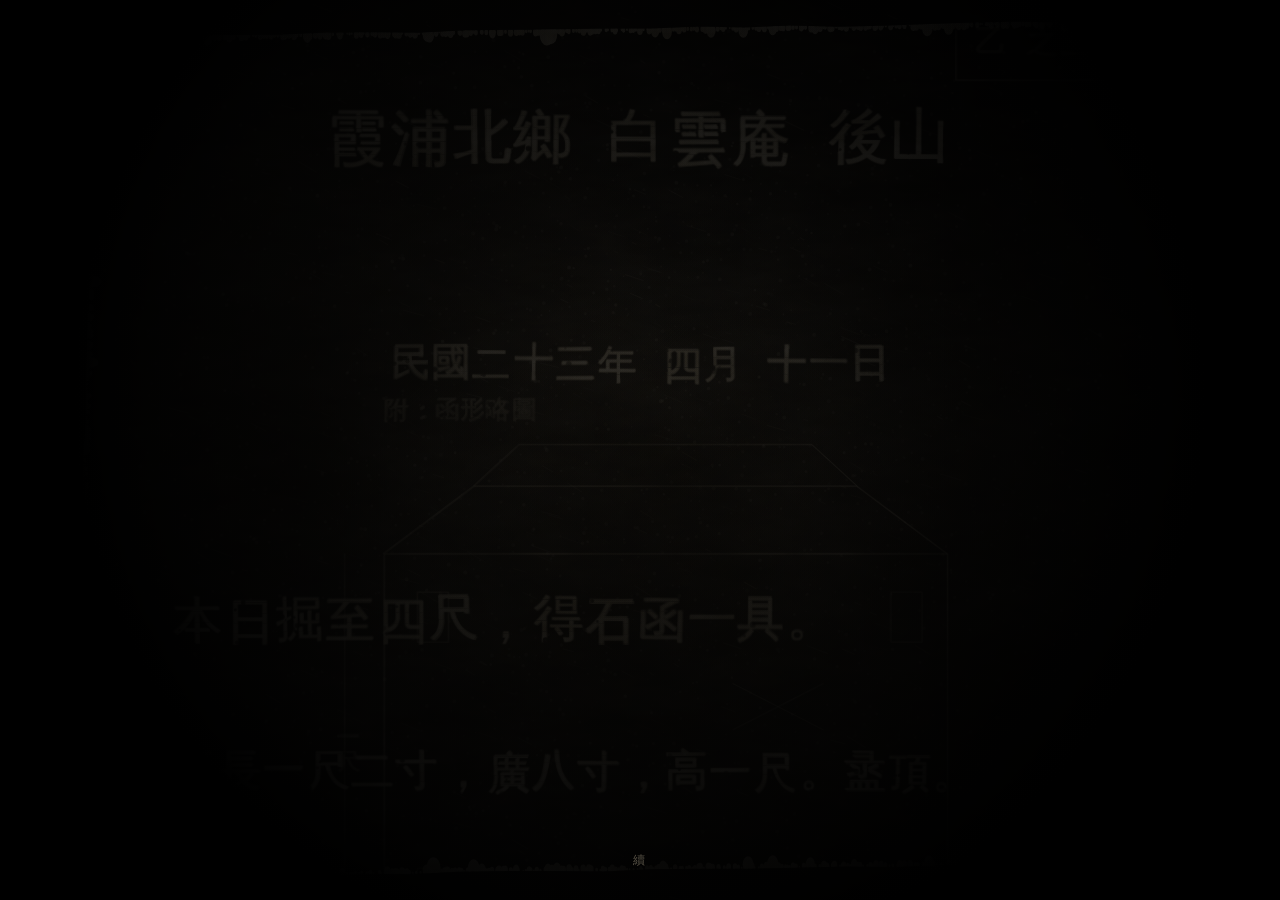
<file: v8/index.html>
<!DOCTYPE html>
<html lang="zh">
<head>
<meta charset="utf-8">
<meta name="viewport" content="width=device-width,initial-scale=1,viewport-fit=cover,user-scalable=no">
<meta name="theme-color" content="#000">
<title>七重</title>
<style>
  html,body{margin:0;padding:0;height:100%;background:#080706;overflow:hidden;
    -webkit-user-select:none;user-select:none;-webkit-tap-highlight-color:transparent;
    touch-action:none;}
  canvas{position:fixed;left:0;top:0;width:100%;height:100%;display:block;}
  #tip{position:fixed;left:0;right:0;bottom:30px;text-align:center;
    color:rgba(214,202,172,.40);font:12px/1.7 -apple-system,"PingFang SC",sans-serif;
    letter-spacing:.18em;pointer-events:none;transition:opacity .7s;}
</style>
</head>
<body>
<canvas id="c"></canvas>
<div id="tip"></div>
<script>
(function(){
'use strict';

var A64 = '[data-uri]';
var B64 = '[data-uri]';

var cv  = document.getElementById('c');
var ctx = cv.getContext('2d');
var tip = document.getElementById('tip');
var W = 390, H = 844, DPR = 1;

/* ---------- 随机 ---------- */
function rnd(s){ var x = Math.sin(s*127.1 + 311.7) * 43758.5453; return x - Math.floor(x); }

/* ---------- 状态 ---------- */
var page = 0;                 /* 0 = 记录, 1 = 石函 */
var flip = 0;                 /* 0 = 外, 1 = 内 */
var PAGE_TRANS = 0;           /* 翻页转场 0..1 */
var PAGE_DIR = 1;

/* ---------- 图 ---------- */
var imgA = new Image(), imgB = new Image();
var aOk = false, bOk = false;
imgA.onload = function(){ aOk = true; draw(); };
imgB.onload = function(){ bOk = true; draw(); };
imgA.src = A64; imgB.src = B64;

var VIEW = { ox:0, oy:0, dw:W, dh:H, ok:false };

/* ============================================================
   尺寸
   ============================================================ */
function resize(){
  DPR = Math.min(window.devicePixelRatio || 1, 2);
  var r = cv.getBoundingClientRect();
  W = Math.round(r.width)  || 390;
  H = Math.round(r.height) || 844;
  cv.width  = Math.floor(W * DPR);
  cv.height = Math.floor(H * DPR);
  draw();
}
addEventListener('resize', function(){ setTimeout(resize, 60); });

/* ============================================================
   第 1 页：发掘记录
   ============================================================ */
var DOC = [
  { t:'霞浦北鄉　白雲庵　後山',  s:17, y:0,    gap:34, ink:0.88 },
  { t:'民國二十三年　四月　十一日', s:14, y:52,  gap:26, ink:0.80 },
  { t:'', s:14, y:0, gap:22, ink:0 },
  { t:'本日掘至四尺，得石函一具。', s:15, y:110, gap:30, ink:0.90 },
  { t:'函長一尺二寸，廣八寸，高一尺。盝頂。', s:14, y:0, gap:27, ink:0.86 },
  { t:'四角有鎖，鎖已鏽。', s:14, y:0, gap:27, ink:0.86, fix:[62,26] },
  { t:'', s:14, y:0, gap:26, ink:0 },
  { t:'函體完好。鎖扣未動。', s:16, y:0, gap:31, ink:0.94, strong:true },
  { t:'周圍土層無擾動。', s:16, y:0, gap:31, ink:0.94, strong:true },
  { t:'', s:14, y:0, gap:26, ink:0 },
  { t:'匠人云：此石非本地所產。', s:14, y:0, gap:28, ink:0.82 },
  { t:'', s:14, y:0, gap:34, ink:0 },
  { t:'記此。', s:15, y:0, gap:44, ink:0.88 },
  { t:'測繪員　沈硯秋　記', s:13, y:0, gap:26, ink:0.78 }
];

var SERIF = '"Songti SC","Noto Serif CJK SC","STSong",serif';
var KAI   = '"Kaiti SC","STKaiti","KaiTi","Songti SC",serif';

/* ============================================================
   拓片工坊
   —— 第 1 页不再"画一张纸"，而是"拓一张纸"。
   墨是主体，字是被挖空的地方。字和墨出自同一层像素，
   再被同一层污渍、折痕、暗角一起压过 —— 所以它拔不出来。
   ============================================================ */

/* 纸的外形：不是一个矩形，是手撕的 */
function paperQuad(){
  return [
    [W*0.074, H*0.041],
    [W*0.944, H*0.022],
    [W*0.961, H*0.957],
    [W*0.057, H*0.976]
  ];
}

function traceEdge(g, a, b, seed){
  var n = 24;
  var nx = -(b[1]-a[1]), ny = (b[0]-a[0]);
  var L = Math.sqrt(nx*nx+ny*ny) || 1; nx /= L; ny /= L;
  for (var i=1;i<n;i++){
    var t = i/n;
    var x = a[0]+(b[0]-a[0])*t;
    var y = a[1]+(b[1]-a[1])*t;
    var j = (rnd(seed+i*3.17)-0.5)*2.4;
    if (rnd(seed+i*7.71) > 0.91) j += (rnd(seed+i*11.3)-0.5)*13;
    g.lineTo(x+nx*j, y+ny*j);
  }
  g.lineTo(b[0], b[1]);
}

function paperPath(g){
  var q = paperQuad();
  g.beginPath();
  g.moveTo(q[0][0], q[0][1]);
  traceEdge(g, q[0], q[1], 31);
  traceEdge(g, q[1], q[2], 53);
  traceEdge(g, q[2], q[3], 71);
  traceEdge(g, q[3], q[0], 97);
  g.closePath();
}

/* ---------- 纸：只在字被挖开的地方露出来 ---------- */
function paintPaper(g){
  g.fillStyle = '#dad4c0';
  g.fillRect(0,0,W,H);

  for (var i=0;i<64;i++){
    var x = rnd(i*2.31)*W, y = rnd(i*4.77)*H, r = W*(0.09+rnd(i*6.13)*0.34);
    var warm = rnd(i*8.39) > 0.42;
    var gg = g.createRadialGradient(x,y,0,x,y,r);
    gg.addColorStop(0, warm ? 'rgba(228,218,194,0.11)' : 'rgba(148,136,112,0.11)');
    gg.addColorStop(1, warm ? 'rgba(228,218,194,0)'    : 'rgba(148,136,112,0)');
    g.fillStyle = gg;
    g.beginPath(); g.arc(x,y,r,0,6.2832); g.fill();
  }

  g.lineCap = 'round';
  for (var i=0;i<1500;i++){
    var x = rnd(i*1.77)*W, y = rnd(i*3.11)*H;
    var len = 3 + rnd(i*5.31)*16;
    var ang = (rnd(i*7.93)-0.5)*0.75;
    var dark = rnd(i*9.17) > 0.52;
    g.strokeStyle = dark ? 'rgba(124,114,94,'+(0.04+rnd(i*11.3)*0.07).toFixed(3)+')'
                         : 'rgba(255,251,238,'+(0.04+rnd(i*11.3)*0.07).toFixed(3)+')';
    g.lineWidth = 0.5 + rnd(i*13.71)*0.6;
    g.beginPath();
    g.moveTo(x,y);
    g.lineTo(x+Math.cos(ang)*len, y+Math.sin(ang)*len);
    g.stroke();
  }
}

/* ---------- 墨：一遍一遍地扑 ---------- */
function paintInk(g){
  /* 每一下扑，压力不同 —— 所以墨色本身是分层的，不是一块死黑 */
  for (var i=0;i<330;i++){
    var x = W*(rnd(i*2.11)*1.10 - 0.05);
    var y = H*(rnd(i*3.73)*1.06 - 0.03);
    var r = W*(0.13 + rnd(i*5.17)*0.40);
    var a = 0.18 + rnd(i*7.31)*0.32;
    /* 这一步墨的"灰度"：越往后扑越实 */
    var tone = 4 + Math.floor(rnd(i*3.91)*46);
    var gg = g.createRadialGradient(x,y,r*0.10,x,y,r);
    gg.addColorStop(0,   'rgba('+tone+','+(tone-2)+','+(tone-4)+','+a.toFixed(3)+')');
    gg.addColorStop(0.62,'rgba('+tone+','+(tone-2)+','+(tone-4)+','+(a*0.72).toFixed(3)+')');
    gg.addColorStop(1,   'rgba('+tone+','+(tone-2)+','+(tone-4)+',0)');
    g.fillStyle = gg;
    g.beginPath(); g.arc(x,y,r,0,6.2832); g.fill();
  }

  g.fillStyle = 'rgba(17,15,12,0.58)';
  g.fillRect(0,0,W,H);

  /* 漏白：扑包没压实的地方，纸从墨底下透出来 */
  for (var a2=0;a2<5;a2++){
    g.fillStyle = 'rgba(200,193,176,'+(0.045+a2*0.030).toFixed(3)+')';
    g.beginPath();
    for (var i=0;i<900;i++){
      var s = a2*900+i;
      var x = rnd(s*1.31)*W, y = rnd(s*2.57)*H;
      var r = 0.4 + rnd(s*6.03)*1.6;
      g.moveTo(x,y); g.arc(x,y,r,0,6.2832);
    }
    g.fill();
  }

  /* 墨不到边：拓的时候纸边没按住，一圈纸白露出来 —— 这是"它是张纸"最硬的证据 */
  carveBorder(g);
}

function carveBorder(g){
  var q = paperQuad();
  g.save();
  g.globalCompositeOperation = 'destination-out';
  g.fillStyle = '#000';
  for (var i=0;i<4;i++){
    var a = q[i], b = q[(i+1)%4];
    var dx = b[0]-a[0], dy = b[1]-a[1];
    var L = Math.sqrt(dx*dx+dy*dy) || 1;
    var nx = -dy/L, ny = dx/L;
    /* 法线要指向纸的内部 */
    if ((W/2-a[0])*nx + (H/2-a[1])*ny < 0){ nx = -nx; ny = -ny; }

    var ang = Math.atan2(ny, nx);
    var n = Math.round(L/3.2);
    for (var j=0;j<n;j++){
      var t = (j + rnd(i*97+j*13.1)*0.92)/n;
      var px = a[0]+(b[0]-a[0])*t;
      var py = a[1]+(b[1]-a[1])*t;

      /* 露纸的深度：绝大多数只露一丝，偶尔深进去一块 —— 手撕的边 */
      var dep = 1.2 + rnd(i*31+j*7.73)*3.6;
      if (rnd(i*41+j*11.31) > 0.93) dep += rnd(i*57+j*3.17)*7.5;

      g.globalAlpha = 0.94;
      g.beginPath();
      g.ellipse(px + nx*dep*0.45, py + ny*dep*0.45, dep*0.95, dep*0.62, ang, 0, 6.2832);
      g.fill();
    }
  }
  g.restore();
}

/* ---------- 一个字：带毛边、带崩口的模子 ---------- */
/* 整页一百多个字，共用一块画布 —— 每字新建一块太慢 */
var GM = null, GMX = null;

function glyphMask(ch, fs, seed){
  var pad = Math.ceil(fs*0.55);
  var s = Math.ceil(fs + pad*2);
  if (!GM || GM.width < s){
    var sz = Math.max(120, s);
    GM = document.createElement('canvas');
    GM.width = sz; GM.height = sz;
    GMX = GM.getContext('2d');
  }
  var x = GMX;
  x.setTransform(1,0,0,1,0,0);
  x.globalAlpha = 1;
  x.globalCompositeOperation = 'source-over';
  x.clearRect(0, 0, GM.width, GM.height);
  x.font = fs.toFixed(1)+'px '+SERIF;
  x.textBaseline = 'alphabetic';
  x.fillStyle = '#fff';

  var by = pad + fs*0.80;

  /* 七遍微偏移：中间实，边缘毛 */
  for (var p=0;p<7;p++){
    x.globalAlpha = 0.36;
    var ox = (rnd(seed*1.37+p*3.11)-0.5)*2.4;
    var oy = (rnd(seed*2.71+p*5.93)-0.5)*2.4;
    x.fillText(ch, pad+ox, by+oy);
  }

  /* 崩口：石面有坑，拓不到 */
  x.globalCompositeOperation = 'destination-out';
  var n = 4 + Math.floor(rnd(seed*4.9)*7);
  for (var q=0;q<n;q++){
    x.globalAlpha = 0.42 + rnd(seed*6.1+q*3.3)*0.50;
    var qx = pad + (rnd(seed*7.3+q*2.9)-0.5)*fs*0.92;
    var qy = by - fs*0.30 + (rnd(seed*8.7+q*4.1)-0.5)*fs*0.92;
    var qr = 0.7 + rnd(seed*9.9+q*6.7)*2.4;
    x.beginPath(); x.arc(qx,qy,qr,0,6.2832); x.fill();
  }
  return { c:GM, pad:pad, by:by, s:s };
}

/* 纸面的起伏场（连续、多尺度）—— 拿它去弯字，字才会跟着纸皱 */
function wrinkleField(x, y){
  return Math.sin(x*0.0173 + y*0.0061) * 0.55
       + Math.sin(x*0.0431 - y*0.0237) * 0.28
       + Math.sin(y*0.0389 + x*0.0041) * 0.17;
}

function carveGlyph(g, ch, cx, cy, fs, seed, rot, str){
  var m = glyphMask(ch, fs*DPR, seed);
  var st = (str == null) ? 0.935 : str;
  g.save();
  g.translate(cx, cy);
  if (rot) g.rotate(rot);
  g.globalCompositeOperation = 'destination-out';
  g.globalAlpha = st;

  /* 把字切成横条，一条一条按纸面的起伏错开。
     一条整字贴上去 = 浮；一条条错开 = 跟着纸皱。 */
  var bands = 10;
  var bp = m.s / bands;
  var y0 = -m.by/DPR;
  for (var b=0;b<bands;b++){
    var wy = y0 + (b+0.5)*bp/DPR;
    var v1 = wrinkleField(cx, cy + wy);
    var v2 = wrinkleField(cx + wy*0.8 + 5.0, cy + wy + 4.0);
    var ox = v1*2.0;
    var oy = v2*1.0;
    g.drawImage(m.c, 0, b*bp, m.s, bp,
      -m.pad/DPR + ox, y0 + (b*bp)/DPR + oy, m.s/DPR, bp/DPR);
  }
  g.restore();
}

/* ---------- 一条线：同样毛 ---------- */
function carvePath(g, fn, w, seed, str){
  var st = (str == null) ? 0.62 : str;
  g.save();
  g.globalCompositeOperation = 'destination-out';
  g.strokeStyle = '#fff';
  g.lineCap = 'round';
  g.lineJoin = 'round';
  for (var p=0;p<5;p++){
    g.globalAlpha = 1 - Math.pow(1-st, 1/5);
    g.lineWidth = w * (0.72 + rnd(seed+p*2.13)*0.5);
    g.save();
    g.translate((rnd(seed+p*3.37)-0.5)*1.5, (rnd(seed+p*4.71)-0.5)*1.5);
    g.beginPath();
    fn(g);
    g.stroke();
    g.restore();
  }
  g.restore();
}

/* ---------- 正文 ---------- */
function carveDocText(k){
  var M = docMetrics();
  var u = M.u;
  var y = H * 0.175;

  for (var i=0;i<LINES.length;i++){
    var L = LINES[i];
    var x0;
    if (L.al === 'c')      x0 = W/2 - textW(L.t, L.s*u)/2;
    else if (L.al === 'r') x0 = M.right - textW(L.t, L.s*u);
    else                   x0 = M.left;

    var cx = x0;
    for (var j=0;j<L.t.length;j++){
      var ch = L.t.charAt(j);
      if (ch === '　' || ch === ' '){ cx += L.s*u*0.60; continue; }
      var fs  = L.s*u*(0.975 + rnd(i*13+j*7)*0.05);
      var dy  = (rnd(i*17+j*11)-0.5)*L.s*u*0.075;
      var rot = (rnd(i*19+j*23)-0.5)*0.020;
      carveGlyph(k, ch, cx, y+dy, fs, i*37+j*11+3, rot, 0.855 + rnd(i*29+j*17)*0.14);
      cx += fs*1.045;
    }
    y += L.gap * u * 1.52;
  }
}

/* ---------- 页角编号 + 函形略图（都是刻的，不是画的） ---------- */
function carveLines(k){
  var U = W/390;
  var M = docMetrics();

  /* 编号框 */
  var bx = M.right - 46*U, by = M.top - 44*U;
  carvePath(k, function(g){ g.rect(bx, by, 46*U, 26*U); }, 1.0, 401, 0.55);

  var n = '乙　之三';
  var nfs = 9.5*U;
  var nw = 0;
  for (var i=0;i<n.length;i++) nw += (n.charAt(i)==='　') ? nfs*0.60 : nfs*1.05;
  var cx = bx + (46*U - nw)/2 + nfs*0.1;
  for (var i=0;i<n.length;i++){
    var ch = n.charAt(i);
    if (ch === '　'){ cx += nfs*0.60; continue; }
    carveGlyph(k, ch, cx, by + 17.5*U, nfs, 900+i*13, 0, 0.50);
    cx += nfs*1.05;
  }

  /* 函形略图 */
  var ax = W*0.30, ay = H*0.615, aw = W*0.44, ah = W*0.30;
  var ad = W*0.085;

  carvePath(k, function(g){ g.rect(ax, ay, aw, ah); }, 1.0, 501, 0.50);
  /* 描第二遍 —— 尺子压着画歪了，重描一道，没有完全盖住 */
  carvePath(k, function(g){ g.rect(ax+1.4, ay+1.1, aw-0.8, ah-1.6); }, 0.8, 507, 0.24);
  carvePath(k, function(g){
    g.moveTo(ax, ay);
    g.lineTo(ax + aw*0.16, ay - ad*0.62);
    g.lineTo(ax + aw*0.84, ay - ad*0.62);
    g.lineTo(ax + aw, ay);
  }, 1.0, 511, 0.50);
  carvePath(k, function(g){
    g.moveTo(ax + aw*0.16, ay - ad*0.62);
    g.lineTo(ax + aw*0.24, ay - ad);
    g.lineTo(ax + aw*0.76, ay - ad);
    g.lineTo(ax + aw*0.84, ay - ad*0.62);
  }, 1.0, 521, 0.50);

  var corners = [[0.06,0.10],[0.90,0.10],[0.06,0.82],[0.90,0.82]];
  for (var i=0;i<4;i++){
    (function(p2, s){
      carvePath(k, function(g){ g.rect(ax+aw*p2[0], ay+ah*p2[1], aw*0.055, ah*0.13); }, 0.9, s, 0.46);
    })(corners[i], 531+i*7);
  }

  /* 尺寸线 */
  carvePath(k, function(g){
    g.moveTo(ax, ay+ah+10*U); g.lineTo(ax+aw, ay+ah+10*U);
    g.moveTo(ax, ay+ah+6*U);  g.lineTo(ax, ay+ah+14*U);
    g.moveTo(ax+aw, ay+ah+6*U); g.lineTo(ax+aw, ay+ah+14*U);
  }, 0.85, 561, 0.46);
  carvePath(k, function(g){
    g.moveTo(ax-12*U, ay); g.lineTo(ax-12*U, ay+ah);
  }, 0.85, 571, 0.46);

  /* 标注小字 */
  var lbl = '一尺二寸';
  var lfs = 7*U;
  var lw = lbl.length * lfs * 1.05;
  var lx = ax + aw/2 - lw/2;
  for (var i=0;i<lbl.length;i++){
    carveGlyph(k, lbl.charAt(i), lx, ay+ah+21*U, lfs, 600+i*9, 0, 0.42);
    lx += lfs*1.05;
  }
  carveGlyph(k, '一', ax-14*U, ay+ah/2, lfs, 631, 0, 0.42);
  carveGlyph(k, '尺', ax-14*U, ay+ah/2+lfs*1.05, lfs, 637, 0, 0.42);

  var t2 = '附：函形略圖';
  var tx = ax;
  for (var i=0;i<t2.length;i++){
    carveGlyph(k, t2.charAt(i), tx, ay-ad-8*U, 7.5*U, 700+i*11, 0, 0.42);
    tx += 7.5*U*1.05;
  }

  /* 划掉的线（画错了，改了） */
  carvePath(k, function(g){
    g.moveTo(ax+aw*0.62, ay+ah*0.34); g.lineTo(ax+aw*0.78, ay+ah*0.46);
    g.moveTo(ax+aw*0.78, ay+ah*0.34); g.lineTo(ax+aw*0.62, ay+ah*0.46);
  }, 0.9, 741, 0.40);
}

/* ---------- 后期：让所有东西一起起伏 ---------- */
/* 一张灰度噪声图 —— 128 是中点，overlay 混合时不改变亮度，只改起伏 */
function noiseCanvas(w, h, seed, amp){
  var c = document.createElement('canvas');
  c.width = w; c.height = h;
  var x = c.getContext('2d');
  var im = x.createImageData(w, h);
  for (var i=0;i<w*h;i++){
    var v = 128 + (rnd(seed + i*1.731) - 0.5) * (amp || 96);
    if (v < 0) v = 0; if (v > 255) v = 255;
    im.data[i*4] = im.data[i*4+1] = im.data[i*4+2] = v;
    im.data[i*4+3] = 255;
  }
  x.putImageData(im, 0, 0);
  return c;
}

function finishSheet(g){
  /* 0) 先铺纸的"物质"：皱纹 + 纤维。
        这两层盖在字上面，所以字跑不出纸。 */

  /* 皱纹：三个尺度的起伏，越细越淡 */
  var sc = [[22, 48, 0.62], [54, 118, 0.42], [126, 274, 0.26]];
  g.save();
  g.globalCompositeOperation = 'overlay';
  g.imageSmoothingEnabled = true;
  for (var i=0;i<sc.length;i++){
    var n = noiseCanvas(sc[i][0], sc[i][1], i*113+7, 100);
    g.globalAlpha = sc[i][2];
    g.drawImage(n, 0, 0, sc[i][0], sc[i][1], 0, 0, W, H);
  }
  g.restore();

  /* 纤维：一根一根，大致一个走向，有的深有的浅。
     这一层最关键 —— 它证明"墨是渗在纸里的"，不是贴在纸上的。 */
  g.save();
  g.lineCap = 'round';
  for (var i=0;i<1500;i++){
    var x = rnd(i*1.377)*W, y = rnd(i*2.913)*H;
    var len = 3 + rnd(i*4.131)*19;
    var ang = 0.40 + (rnd(i*6.173)-0.5)*0.34;
    var dark = rnd(i*8.317) > 0.486;
    g.strokeStyle = dark ? 'rgba(8,7,5,'+(0.05+rnd(i*3.17)*0.09).toFixed(3)+')'
                         : 'rgba(232,222,198,'+(0.05+rnd(i*3.17)*0.10).toFixed(3)+')';
    g.lineWidth = 0.4 + rnd(i*9.731)*0.75;
    g.beginPath();
    g.moveTo(x, y);
    g.lineTo(x + Math.cos(ang)*len, y + Math.sin(ang)*len);
    g.stroke();
  }
  g.restore();

  /* 1) 纸不平：大块、软、不规律的明暗。
        这一层最重要 —— 它盖在墨和字上面，
        让所有东西一起"跟着纸"高低，谁也不会浮在谁上面。 */
  g.save();
  g.globalCompositeOperation = 'screen';
  for (var i=0;i<18;i++){
    var x = W*rnd(i*5.11), y = H*rnd(i*7.31);
    var r = W*(0.18 + rnd(i*9.13)*0.42);
    var amt = 0.055 + rnd(i*11.7)*0.085;
    var gg = g.createRadialGradient(x,y,0,x,y,r);
    gg.addColorStop(0,'rgba(120,110,88,'+amt.toFixed(3)+')');
    gg.addColorStop(1,'rgba(120,110,88,0)');
    g.fillStyle = gg; g.beginPath(); g.arc(x,y,r,0,6.2832); g.fill();
  }
  g.restore();

  g.save();
  g.globalCompositeOperation = 'multiply';
  for (var i=0;i<15;i++){
    var x = W*rnd(i*3.77), y = H*rnd(i*6.19);
    var r = W*(0.15 + rnd(i*8.71)*0.34);
    var amt = 0.11 + rnd(i*12.3)*0.13;
    var gg = g.createRadialGradient(x,y,0,x,y,r);
    gg.addColorStop(0,'rgba(56,48,36,'+amt.toFixed(3)+')');
    gg.addColorStop(1,'rgba(56,48,36,0)');
    g.fillStyle = gg; g.beginPath(); g.arc(x,y,r,0,6.2832); g.fill();
  }
  g.restore();

  /* 2) 折痕拿掉了。一条贯穿全屏的亮线，怎么调淡都会读成"打光"，读不成"折"。 */

  /* 3) 霉斑 / 水渍：压在字上 */
  g.save();
  g.globalCompositeOperation = 'multiply';
  for (var i=0;i<22;i++){
    var x = W*rnd(i*2.7), y = H*rnd(i*4.3), r = W*(0.06+rnd(i*6.9)*0.20);
    var gg = g.createRadialGradient(x,y,r*0.18,x,y,r);
    gg.addColorStop(0,'rgba(96,84,60,0.18)');
    gg.addColorStop(1,'rgba(96,84,60,0)');
    g.fillStyle = gg;
    g.beginPath(); g.arc(x,y,r,0,6.2832); g.fill();
  }
  g.restore();

  /* 4) 颗粒：密度要忽疏忽密，不然就是一层均匀的电子噪点 */
  for (var i=0;i<3;i++){
    g.fillStyle = (i%2===0) ? 'rgba(0,0,0,0.065)' : 'rgba(226,216,192,0.060)';
    g.beginPath();
    for (var j=0;j<1100;j++){
      var s = i*1103+j;
      var x = rnd(s*1.91)*W, y = rnd(s*3.37)*H;
      var dens = 0.5 + 0.5*Math.sin(x*0.0121 + s*0.7) * Math.cos(y*0.0103 + s*1.3);
      if (rnd(s*7.77) > 0.10 + 0.90*dens) continue;
      g.moveTo(x,y); g.arc(x,y,0.55+rnd(s*5.7)*1.15,0,6.2832);
    }
    g.fill();
  }

  /* 5) 暗角：轻。纸边必须看得见 —— 那是"这是张纸"最硬的证据 */
  var vg = g.createRadialGradient(W*0.5,H*0.48,H*0.36, W*0.5,H*0.5,H*1.04);
  vg.addColorStop(0,   'rgba(0,0,0,0)');
  vg.addColorStop(0.74,'rgba(0,0,0,0.09)');
  vg.addColorStop(1,   'rgba(0,0,0,0.52)');
  g.fillStyle = vg;
  g.fillRect(0,0,W,H);
}

/* ---------- 烘焙：一次算完，之后只 drawImage ---------- */
var BR = null, BRms = 0;

function bakeDoc(){
  var cw = Math.floor(W*DPR), ch = Math.floor(H*DPR);
  if (BR && BR.width === cw && BR.height === ch) return BR;
  var t0 = (window.performance && performance.now) ? performance.now() : 0;

  var main = document.createElement('canvas');
  main.width = cw; main.height = ch;
  var g = main.getContext('2d');
  g.setTransform(DPR,0,0,DPR,0,0);

  var bg = g.createRadialGradient(W*0.45,H*0.30,10, W*0.5,H*0.5,H*1.05);
  bg.addColorStop(0,'rgb(24,20,14)');
  bg.addColorStop(0.5,'rgb(11,10,8)');
  bg.addColorStop(1,'rgb(3,3,2)');
  g.fillStyle = bg; g.fillRect(0,0,W,H);

  g.save(); paperPath(g); g.clip();
  paintPaper(g);
  g.restore();

  var ink = document.createElement('canvas');
  ink.width = cw; ink.height = ch;
  var k = ink.getContext('2d');
  k.setTransform(DPR,0,0,DPR,0,0);
  k.save(); paperPath(k); k.clip();
  paintInk(k);
  carveLines(k);
  carveDocText(k);
  k.restore();

  g.drawImage(ink, 0, 0, W, H);

  finishSheet(g);

  BR = main;
  BRms = (window.performance && performance.now) ? (performance.now()-t0) : 0;
  return BR;
}

/* ---------- 第 1 页：空白纸照片 + 程序化的字 ---------- */
var PAPER64 = '[data-uri]';
var paper = new Image();
var pOk = false;
paper.onload = function(){ pOk = true; draw(); };
paper.src = PAPER64;

/* 纸在照片里的四个角（量出来的） */
var PAPERQ = [
  [0.200, 0.222],
  [0.760, 0.232],
  [0.770, 0.790],
  [0.185, 0.788]
];

/* ============================================================
   第 1 页：不装纸了。
   只有字，和它自己被读出来的过程。
   ============================================================ */
var REVEAL = 0;

var LINES = [
  { t:'霞浦北鄉　白雲庵　後山',   s:18, w:0.62, gap:44, k:0, al:'c' },
  { t:'民國二十三年　四月　十一日', s:12, w:0.40, gap:52, k:0, al:'c' },
  { t:'本日掘至四尺，得石函一具。', s:15, w:0.88, gap:30, k:1, al:'l' },
  { t:'函長一尺二寸，廣八寸，高一尺。盝頂。', s:13, w:0.74, gap:26, k:1, al:'l' },
  { t:'四角有鎖，鎖已鏽。',        s:13, w:0.74, gap:40, k:1, al:'l' },
  { t:'函體完好。鎖扣未動。',      s:17, w:1.00, gap:28, k:2, al:'l' },
  { t:'周圍土層無擾動。',          s:17, w:1.00, gap:46, k:2, al:'l' },
  { t:'匠人云：此石非本地所產。',  s:13, w:0.70, gap:40, k:1, al:'l' },
  { t:'記此。',                    s:15, w:0.84, gap:54, k:1, al:'l' },
  { t:'測繪員　沈硯秋　記',        s:12, w:0.44, gap:0,  k:0, al:'r' }
];

/* 排版尺度：全部按 W 走，换屏幕不会错位 */
function docMetrics(){
  var u = W / 390;                 /* 1 个 390 宽屏单位 */
  return { u:u, left:W*0.135, right:W*0.865, top:H*0.155 };
}

function drawDoc(){
  var B = bakeDoc();

  /* 整页一次性贴上：字和纸是同一张位图，天然长在一起 */
  ctx.setTransform(1,0,0,1,0,0);
  ctx.globalCompositeOperation = 'source-over';
  ctx.globalAlpha = 1;
  ctx.drawImage(B, 0, 0);
  ctx.setTransform(DPR,0,0,DPR,0,0);

  /* 显影：像有人提着灯，从中间慢慢照开 */
  var rr = H * (0.14 + REVEAL * 1.20);
  var a0 = Math.max(0, 0.985 * (1 - REVEAL * 1.06));
  var vg = ctx.createRadialGradient(W*0.5, H*0.44, rr*0.03, W*0.5, H*0.44, rr);
  vg.addColorStop(0,    'rgba(0,0,0,'+a0.toFixed(3)+')');
  vg.addColorStop(0.60, 'rgba(0,0,0,'+Math.min(1, a0+0.30).toFixed(3)+')');
  vg.addColorStop(1,    'rgba(0,0,0,1)');
  ctx.fillStyle = vg;
  ctx.fillRect(0,0,W,H);

  /* 最外一圈永远留黑 —— 拓片不是贴在屏幕上的 */
  var edge = ctx.createRadialGradient(W*0.5,H*0.5,H*0.46, W*0.5,H*0.5,H*0.90);
  edge.addColorStop(0,'rgba(0,0,0,0)');
  edge.addColorStop(1,'rgba(0,0,0,0.36)');
  ctx.fillStyle = edge;
  ctx.fillRect(0,0,W,H);
}

function textW(txt, fs){
  var w = 0;
  for (var i=0;i<txt.length;i++){
    var c = txt.charAt(i);
    w += (c==='　'||c===' ') ? fs*0.60 : fs*1.045;
  }
  return w;
}

/* ============================================================
   第 2 页：石函
   ============================================================ */
function paintCover(img, ok){
  if (!ok){ ctx.fillStyle = '#0a0908'; ctx.fillRect(0,0,W,H); return; }
  var sc = Math.max(W/img.width, H/img.height);
  VIEW.dw = img.width*sc;
  VIEW.dh = img.height*sc;
  VIEW.ox = (W - VIEW.dw)/2;
  VIEW.oy = (H - VIEW.dh)/2;
  VIEW.ok = true;
  ctx.drawImage(img, VIEW.ox, VIEW.oy, VIEW.dw, VIEW.dh);
}

/* 石刻字：像素位移，边缘就毛了 */
var MASK = {}, TINT = {};
function carvedMask(ch){
  if (MASK[ch]) return MASK[ch];
  var S = 52;
  var c = document.createElement('canvas'); c.width = S; c.height = S;
  var x = c.getContext('2d');
  x.font = '37px ' + KAI;
  x.textAlign = 'center'; x.textBaseline = 'middle';
  x.fillStyle = '#fff';
  x.fillText(ch, S/2, S/2);
  var src = x.getImageData(0,0,S,S);
  var out = x.createImageData(S,S);
  var k = ch.charCodeAt(0);
  for (var py=0; py<S; py++) for (var px=0; px<S; px++){
    var i = (py*S+px)*4;
    if (src.data[i+3] < 8){ out.data[i+3] = 0; continue; }
    var nx = Math.sin(px*0.62 + py*0.91 + k*0.13)*1.25 + (rnd(px*3.1+py*7.7+k)-0.5)*2.6;
    var ny = Math.cos(py*0.57 + px*0.83 + k*0.29)*1.25 + (rnd(px*11.3+py*5.9+k)-0.5)*2.6;
    var sx2 = Math.max(0, Math.min(S-1, Math.round(px+nx)));
    var sy2 = Math.max(0, Math.min(S-1, Math.round(py+ny)));
    var j = (sy2*S+sx2)*4;
    out.data[i]=src.data[j]; out.data[i+1]=src.data[j+1]; out.data[i+2]=src.data[j+2]; out.data[i+3]=src.data[j+3];
  }
  var c2 = document.createElement('canvas'); c2.width=S; c2.height=S;
  c2.getContext('2d').putImageData(out,0,0);
  MASK[ch] = c2; return c2;
}
function tintMask(ch, color){
  var key = ch+'|'+color;
  if (TINT[key]) return TINT[key];
  var m = carvedMask(ch);
  var c = document.createElement('canvas'); c.width=m.width; c.height=m.height;
  var x = c.getContext('2d');
  x.drawImage(m,0,0);
  x.globalCompositeOperation = 'source-in';
  x.fillStyle = color;
  x.fillRect(0,0,c.width,c.height);
  TINT[key] = c; return c;
}

function carveText(){
  var chars = ['启','者','代','我','守','此','函'];
  var cx = VIEW.ox + VIEW.dw * 0.505;
  var y0 = VIEW.oy + VIEW.dh * 0.215;
  var y1 = VIEW.oy + VIEW.dh * 0.665;
  var step = (y1-y0)/6;
  var S = 52, D = 24;

  for (var i=0;i<7;i++){
    var cy = y0 + step*i;
    var clear = (i < 2);
    ctx.save();
    ctx.translate(cx + (rnd(i*3.1)-0.5)*2.2, cy + (rnd(i*9.7)-0.5)*2.0);
    ctx.rotate((rnd(i*7.3)-0.5)*0.075);
    var sc = 0.74 + rnd(i*11.3)*0.14;
    ctx.scale(sc, sc);
    ctx.textAlign = 'center'; ctx.textBaseline = 'middle';

    if (clear){
      /* ① 凹陷：只是比周围深一点，不是黑 */
      ctx.globalAlpha = 0.46;
      ctx.drawImage(tintMask(chars[i], '#1a150e'), -D, -D+0.8, S, S);
      /* ② 内芯再深一点点 */
      ctx.globalAlpha = 0.22;
      ctx.drawImage(tintMask(chars[i], '#0e0b07'), -D-0.5, -D-0.7, S, S);
      /* ③ 下缘受光：石面的本色，不是白 */
      ctx.globalAlpha = 0.20;
      ctx.drawImage(tintMask(chars[i], '#b8ac8a'), -D+0.6, -D+1.8, S, S);
      ctx.globalAlpha = 1;
    } else {
      /* ① 一块明确的凹：比周围深 */
      var g2 = ctx.createRadialGradient(0,0.5,0.4,0,0,8.2);
      g2.addColorStop(0,   'rgba(8,7,5,.62)');
      g2.addColorStop(0.55,'rgba(12,10,7,.38)');
      g2.addColorStop(1,   'rgba(14,12,8,0)');
      ctx.fillStyle = g2;
      ctx.beginPath(); ctx.ellipse(0,0.5,7.8,9.0,0,0,Math.PI*2); ctx.fill();

      /* ② 凹的内沿：上沿暗、下沿亮 —— 这样才是"陷进去" */
      ctx.strokeStyle = 'rgba(6,5,3,.55)';
      ctx.lineWidth = 1.5;
      ctx.beginPath();
      ctx.ellipse(0, 0.2, 7.6, 8.8, 0, Math.PI*1.05, Math.PI*1.95);
      ctx.stroke();

      ctx.strokeStyle = 'rgba(232,224,196,.34)';
      ctx.lineWidth = 1.3;
      ctx.beginPath();
      ctx.ellipse(0, 1.4, 7.6, 8.8, 0, Math.PI*0.12, Math.PI*0.88);
      ctx.stroke();

      /* ③ 凹里两截残笔：看得出"原本有笔画" */
      for (var r2=0;r2<3;r2++){
        ctx.strokeStyle = 'rgba(198,188,160,' + (0.12 + r2*0.03).toFixed(2) + ')';
        ctx.lineWidth = 0.9;
        ctx.beginPath();
        var rx = (rnd(i*31 + r2*7) - 0.5) * 9.5;
        var ry = (rnd(i*41 + r2*11) - 0.5) * 10;
        ctx.moveTo(rx, ry);
        ctx.lineTo(rx + 2.8, ry + 1.6);
        ctx.stroke();
      }
    }
    ctx.restore();
  }
}

function drawBox(){
  var k = Math.abs(Math.cos(flip * Math.PI));
  var showingB = (flip >= 0.5);

  ctx.save();
  ctx.translate(W/2, H/2);
  ctx.scale(Math.max(0.02, k), 1);
  ctx.translate(-W/2, -H/2);
  if (showingB){
    paintCover(imgB, bOk);
    if (bOk) carveText();
  } else {
    paintCover(imgA, aOk);
  }
  ctx.restore();

  if (k < 0.985){
    var lw = Math.max(1, (1-k) * 26);
    var g = ctx.createLinearGradient(W/2-lw, 0, W/2+lw, 0);
    g.addColorStop(0,'rgba(0,0,0,0)');
    g.addColorStop(0.42,'rgba(0,0,0,' + (0.55*flip).toFixed(2) + ')');
    g.addColorStop(0.5,'rgba(226,216,186,' + (0.30*(1-k)).toFixed(2) + ')');
    g.addColorStop(0.58,'rgba(0,0,0,' + (0.55*flip).toFixed(2) + ')');
    g.addColorStop(1,'rgba(0,0,0,0)');
    ctx.fillStyle = g;
    ctx.fillRect(W/2-lw, 0, lw*2, H);
  }

  var vg = ctx.createRadialGradient(W*.5,H*.46,H*.20,W*.5,H*.5,H*.92);
  vg.addColorStop(0,'rgba(0,0,0,0)');
  vg.addColorStop(1,'rgba(0,0,0,.62)');
  ctx.fillStyle = vg; ctx.fillRect(0,0,W,H);

  for (var i=0;i<55;i++){
    ctx.fillStyle = Math.random()<.5 ? 'rgba(255,250,232,.030)' : 'rgba(0,0,0,.035)';
    ctx.fillRect(Math.random()*W, Math.random()*H, 1.2, 1.2);
  }
}

/* ============================================================
   转场 + 主绘制
   ============================================================ */
function draw(){
  ctx.setTransform(DPR,0,0,DPR,0,0);
  ctx.clearRect(0,0,W,H);

  if (page === 0){
    drawDoc();
  } else {
    drawBox();
  }

  /* 翻页转场：向下推走 */
  if (PAGE_TRANS > 0 && PAGE_TRANS < 1){
    var t = PAGE_TRANS;
    var off = PAGE_DIR > 0 ? -H*t : H*t;
    ctx.fillStyle = 'rgba(0,0,0,' + (0.85*Math.sin(t*Math.PI)).toFixed(2) + ')';
    ctx.fillRect(0,0,W,H);
  }

  updateTip();
}

function updateTip(){
  if (page === 0) tip.textContent = '續';
  else if (flip < 0.02) tip.textContent = '按住　掀看背面';
  else tip.textContent = '續';
}

/* ============================================================
   手势
   ============================================================ */
var g = { on:false, id:null, x0:0, y0:0, base:0, mode:null };

function hitBox(x, y){
  if (!VIEW.ok) return true;
  var u = (x - VIEW.ox) / VIEW.dw;
  var v = (y - VIEW.oy) / VIEW.dh;
  return u > 0.30 && u < 0.80 && v > 0.18 && v < 0.70;
}

cv.addEventListener('pointerdown', function(e){
  var r = cv.getBoundingClientRect();
  var x = e.clientX - r.left, y = e.clientY - r.top;
  g.on = true; g.id = e.pointerId;
  g.x0 = x; g.y0 = y; g.base = flip;
  g.mode = (page === 1 && hitBox(x, y)) ? 'flip' : 'page';
  if (g.mode === 'flip') cv.setPointerCapture(e.pointerId);
}, {passive:true});

cv.addEventListener('pointermove', function(e){
  if (!g.on || e.pointerId !== g.id) return;
  var r = cv.getBoundingClientRect();
  var x = e.clientX - r.left, y = e.clientY - r.top;

  if (g.mode === 'flip'){
    var want = g.base + (y - g.y0) / (H * 0.28);
    flip = Math.max(0, Math.min(1, want));
    draw();
  }
}, {passive:true});

cv.addEventListener('pointerup', function(e){
  if (!g.on) return;
  var r = cv.getBoundingClientRect();
  var x = e.clientX - r.left, y = e.clientY - r.top;
  var dx = x - g.x0, dy = y - g.y0;

  if (g.mode === 'flip'){
    var target = (flip > 0.5) ? 1 : 0;
    (function anim(){
      flip += (target - flip) * 0.22;
      if (Math.abs(target - flip) < 0.006){ flip = target; draw(); return; }
      draw(); requestAnimationFrame(anim);
    })();
  } else {
    /* 上滑翻页 */
    if (dy < -70 && Math.abs(dy) > Math.abs(dx)){
      if (page === 0){ goPage(1, 1); }
    }
  }
  g.on = false;
}, {passive:true});

cv.addEventListener('pointercancel', function(){
  g.on = false;
  if (g.mode === 'flip'){ flip = 0; draw(); }
}, {passive:true});

function goPage(n, dir){
  PAGE_DIR = dir; PAGE_TRANS = 0.001;
  var t0 = performance.now();
  (function anim(){
    var p = Math.min(1, (performance.now()-t0)/420);
    PAGE_TRANS = p;
    if (p >= 0.5 && page !== n){ page = n; }
    draw();
    if (p < 1) requestAnimationFrame(anim);
    else { PAGE_TRANS = 0; draw(); }
  })();
}

/* 第 1 页进场：字一行一行浮出来 */
var revealT0 = 0, revealOn = false;
function startReveal(){
  if (revealOn) return;
  revealOn = true;
  revealT0 = performance.now();
  (function anim(){
    REVEAL = Math.min(1, (performance.now()-revealT0)/2300);
    draw();
    if (REVEAL < 1) requestAnimationFrame(anim);
  })();
}

/* 低频呼吸 */
setInterval(function(){ if (page === 1 && flip < 0.02) draw(); }, 200);

window.__state = function(){ return { page:page, flip:flip.toFixed(2), view:VIEW, bake:Math.round(BRms) }; };
window.__go = function(n){ page = n; draw(); };
window.__flip = function(v){ flip = v; draw(); };

resize();
setTimeout(resize, 120);
setTimeout(startReveal, 260);
})();
</script>
</body>
</html>
</file>
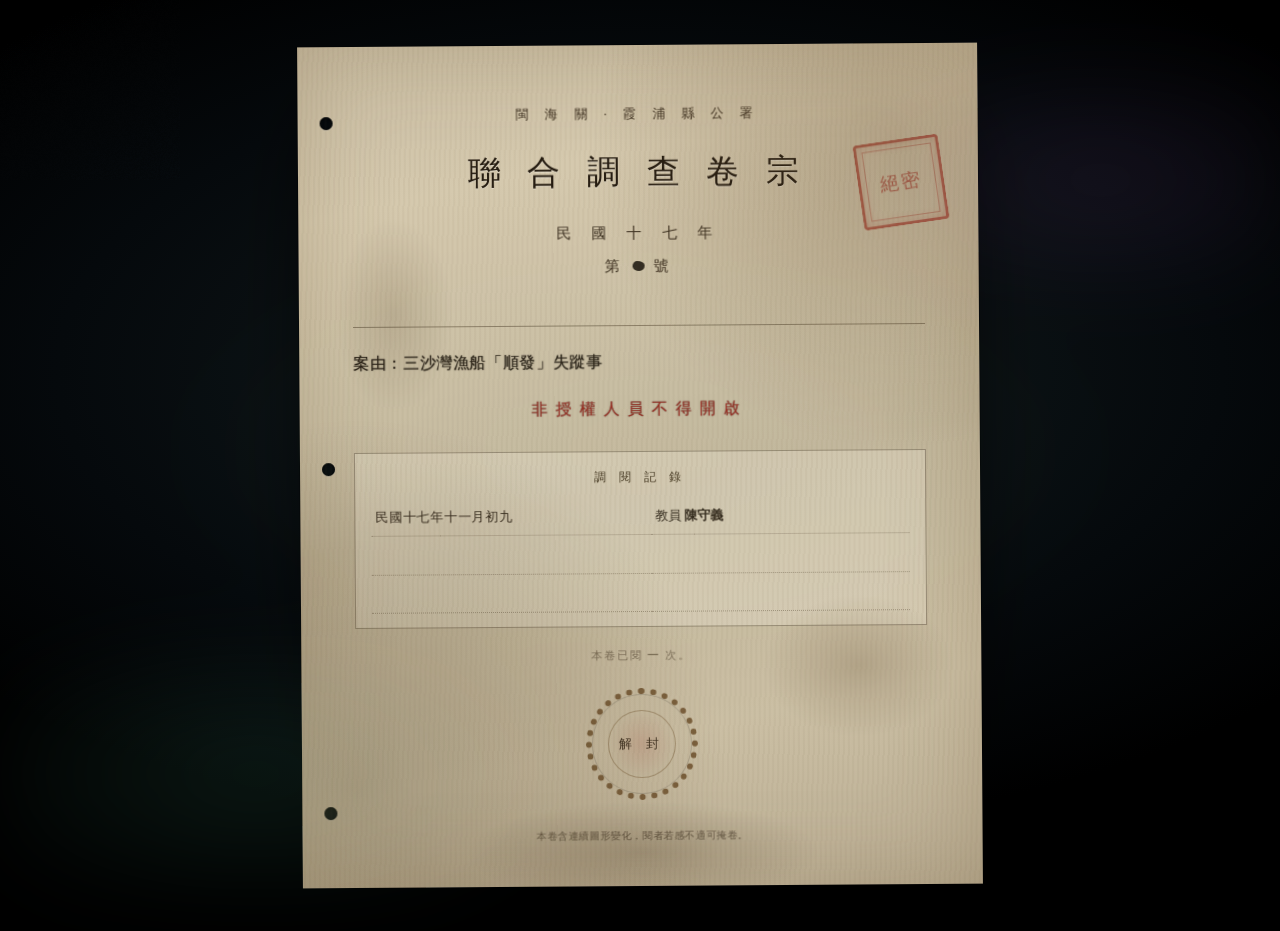
<file: archive-v1.html>
<!DOCTYPE html>
<html lang="zh-Hans">
<head>
<meta charset="UTF-8">
<meta name="viewport" content="width=device-width, initial-scale=1.0">
<title>閩海關 · 聯合調查卷宗 · 民國十七年</title>
<meta name="description" content="一份民国十七年的渔船失踪调查卷宗。非授权人员不得开启。">
<link rel="stylesheet" href="css/base.css">
<link rel="stylesheet" href="css/archive.css">
<link rel="stylesheet" href="css/corruption.css">
<link rel="stylesheet" href="css/eye.css">
<link rel="stylesheet" href="css/paper.css">
<script src="js/paper.js" defer></script>
</head>
<body class="stage-cover">

<!-- 光标即灯：全屏暗层，中心透光 -->
<div id="lamp" aria-hidden="true"></div>
<!-- 颗粒噪点 -->
<canvas id="grain" aria-hidden="true"></canvas>
<!-- 全局扫描/偏移层 -->
<div id="drift" aria-hidden="true"></div>

<!-- ============ 序幕：卷宗封面 ============ -->
<section id="cover" aria-label="卷宗封面">
  <div class="cover-sheet">
    <div class="cover-holes"><i></i><i></i></div>
    <div class="cover-head">
      <p class="cover-org">閩 海 關 · 霞 浦 縣 公 署</p>
      <h1 class="cover-title">聯 合 調 查 卷 宗</h1>
      <p class="cover-year">民 國 十 七 年</p>
      <p class="cover-no">第 <span class="blank">▉</span> 號</p>
    </div>

    <div class="cover-seal" aria-hidden="true">絕密</div>

    <div class="cover-body">
      <p class="cover-case">案由：三沙灣漁船「順發」失蹤事</p>
      <p class="cover-warn">非授權人員不得開啟</p>
    </div>

    <div class="cover-borrow">
      <p class="borrow-title">調 閱 記 錄</p>
      <table class="borrow-table">
        <tr><td>民國十七年十一月初九</td><td>教員 <b>陳守義</b></td></tr>
        <tr><td class="borrow-empty">　　　　　　　　　　</td><td class="borrow-empty">　　　　　　</td></tr>
        <tr><td class="borrow-empty">　　　　　　　　　　</td><td class="borrow-empty">　　　　　　</td></tr>
      </table>
    </div>

    <p class="cover-note">本卷已閱 <b id="readCount">一</b> 次。</p>

    <button id="untie" class="untie" type="button" aria-label="解开封绳，开启卷宗">
      <span class="cord"></span>
      <span class="untie-hint">解 封</span>
    </button>

    <p class="cover-a11y">本卷含連續圖形變化，閱者若感不適可掩卷。</p>
  </div>
</section>

<!-- ============ 主卷宗 ============ -->
<div id="archive" hidden>

  <nav id="index" aria-label="案卷目录">
    <p class="index-title">案 卷 目 錄</p>
    <ol>
      <li><a href="#ex01" data-no="01">立案文書</a></li>
      <li><a href="#ex02" data-no="02">現場照片</a></li>
      <li><a href="#ex03" data-no="03">村民筆錄</a></li>
      <li><a href="#ex04" data-no="04">漁船檔案</a></li>
      <li><a href="#ex05" data-no="05">生還者訊問</a></li>
      <li><a href="#ex06" data-no="06">回收物清單</a></li>
      <li><a href="#ex07" data-no="07">附錄 · 未歸檔</a></li>
    </ol>
    <p class="index-foot">閱畢請歸還</p>
  </nav>

  <main id="stack">

    <!-- ---------- 01 立案文書 ---------- -->
    <section class="exhibit" id="ex01" data-ex="1">
      <div class="sheet sheet-gov">
        <div class="form-head">
          <span class="form-org">閩海關稅務司公署</span>
          <span class="form-no">第 三七 號</span>
        </div>
        <h2 class="form-title">公　函</h2>
        <div class="form-body">
          <p>逕啟者：</p>
          <p>本年十月十四日，據本口緝私艇報稱，霞浦縣屬三沙灣外，有漁船一艘，名「順發」，船牌閩霞字第〇四七號，自十月十一日出港後，迄今未歸。</p>
          <p>查該船船主林阿水，年四十一歲，三沙澳人。船員五名：林阿火（船主之弟）、陳水來、王番薯、許乞食、鄭炎生。均係本澳漁戶。</p>
          <p>本關已飭沿海各汛口一體查訪。相應函請　貴公署查照，派員查勘，並取具該船船主族鄰保結，以備核銷。</p>
          <p>又查：該船係民國十五年三月初二領牌，牌載「煙囪式硬帆一副」，於十六年換。本年十月十一日清晨出港，未經汛口掛驗。據澳甲稱，該船並未報關。</p>
          <p>按現行船政法，漁船出港須報澳甲、掛汛口，違者以走私論。惟近年海上不靖，各澳多有未報即出者，積習已久，本關亦難盡究。</p>
          <p class="form-sign">此致<br>霞浦縣公署</p>
          <p class="form-date">署理閩海關稅務司　<span class="blank">▉▉▉</span><br>民國十七年十月十四日</p>
        </div>

        <div class="stamp-wrap">
          <span class="stamp stamp-recv">霞浦縣公署<br>收文　十月初七</span>
        </div>

        <div class="form-enclosed">
          <p>附：剪報一紙（美利堅《詭麗幻譚》二月號，本關譯員節譯）</p>
          <blockquote class="clipping" lang="en">
            <p>…the cult still whispers a formula handed down from the elder time —</p>
            <p class="clipping-latin">Ph'nglui mglw'nafh Cthulhu R'lyeh wgah'nagl fhtagn.</p>
            <p class="clipping-cn">「在拉萊耶的宅邸裏，長眠的克蘇魯在夢中等待着。」</p>
            <p class="clipping-tail">本關譯員按：此語與本澳去年查獲木牌所刻，字字相同。</p>
          </blockquote>
        </div>

        <aside class="margin-note" data-note="1">
          收文日期早於發文日期七日。<br>——已核。
        </aside>
      </div>
    </section>

    <!-- ---------- 02 現場照片 ---------- -->
    <section class="exhibit" id="ex02" data-ex="2">
      <div class="sheet sheet-envelope">
        <h2 class="ex-title">證物 二 · 現場照片</h2>
        <div class="film-bag">
          <div class="film-tab">
            <p>三沙灣　順發船</p>
            <p class="film-tab-small">民國十七年十月　共 三 張</p>
          </div>
          <div class="film-slot empty"><span>第一張</span></div>
          <div class="film-slot empty"><span>第二張</span></div>
          <div class="film-slot missing"><span>第 <b>三</b> 張</span></div>
        </div>
        <ol class="photo-caption">
          <li>一、船首殘舵一段，長約四尺，木質，有嚙痕。</li>
          <li>二、網具一具，網目盡破，破口整齊。</li>
          <li>三、澳口灘上足印，自水際起，止於社廟階前。</li>
        </ol>
        <p class="photo-empty">以上照片三張，附袋移送。<br><b>袋中實存二張。</b></p>

        <button class="loupe" type="button" data-loupe="1" aria-label="細看底片袋">◎</button>
        <aside class="margin-note" data-note="2">
          第三張沖印日期：十月十六。<br>晚於案發兩日。
        </aside>
      </div>
    </section>

    <!-- ---------- 03 村民筆錄 ---------- -->
    <section class="exhibit" id="ex03" data-ex="3">
      <div class="sheet sheet-form">
        <h2 class="ex-title">證物 三 · 村民筆錄（節六份）</h2>

        <table class="depo">
          <tr><th>問</th><td>十月十一日，汝在何處？</td></tr>
          <tr><th>答</th><td>在澳裏補網。討海人不出海，就在補網。</td></tr>
          <tr><th>問</th><td>可見「順發」出港？</td></tr>
          <tr><th>答</th><td>看見。天未光就出去。<b>潮水正漲。</b>船上六個人。</td></tr>
        </table>

        <table class="depo">
          <tr><th>問</th><td>十月十一日，汝在何處？</td></tr>
          <tr><th>答</th><td>在澳裏補網。</td></tr>
          <tr><th>問</th><td>可見「順發」出港？</td></tr>
          <tr><th>答</th><td>看見。<b>潮水正退。</b>船上六個人。</td></tr>
        </table>

        <table class="depo depo-dialect">
          <tr><th>問</th><td>當日有無異樣？</td></tr>
          <tr><th>答</th><td><span class="dialect">「有看著好兄弟咧。」</span></td></tr>
          <tr><th>譯</th><td>稱：見有不應見之物。</td></tr>
        </table>

        <table class="depo">
          <tr><th>問</th><td>船可曾翻？</td></tr>
          <tr><th>答</th><td>（不答）</td></tr>
          <tr><th colspan="2" class="rec-note">記錄員註：被問人不肯答此字。</th></tr>
        </table>

        <table class="depo">
          <tr><th>問</th><td>船可曾翻？</td></tr>
          <tr><th>答</th><td>（不答）</td></tr>
          <tr><th colspan="2" class="rec-note">記錄員註：二次問，仍不答。</th></tr>
        </table>

        <table class="depo">
          <tr><th>問</th><td>汝等如何知船出事？</td></tr>
          <tr><th>答</th><td>第三日，海面浮起柴只一雙。</td></tr>
          <tr><th>問</th><td>何以知是「順發」之物？</td></tr>
          <tr><th>答</th><td>（久不作答）</td></tr>
          <tr><th colspan="2" class="rec-note">記錄員註：被問人自始至終不肯說出該字。</th></tr>
        </table>


        <table class="depo">
          <tr><th>問</th><td>船上有幾人？</td></tr>
          <tr><th>答</th><td>六個。</td></tr>
          <tr><th>問</th><td>連同船主？</td></tr>
          <tr><th>答</th><td>六個。</td></tr>
          <tr><th colspan="2" class="rec-note">記錄員註：船牌載船主一名、船員五名。</th></tr>
        </table>

        <table class="depo">
          <tr><th>問</th><td>帆上所書何字？</td></tr>
          <tr><th>答</th><td>無看。</td></tr>
          <tr><th>問</th><td>汝每日見此船，何以不看？</td></tr>
          <tr><th>答</th><td>（不答）</td></tr>
          <tr><th>問</th><td>該船帆，何時換過？</td></tr>
          <tr><th>答</th><td>（久不作答）舊年。</td></tr>
          <tr><th colspan="2" class="rec-note">記錄員註：船牌載「煙囪式硬帆一副，十六年換」。</th></tr>
        </table>

        <table class="depo">
          <tr><th>問</th><td>出事之後，海上有無生還者？</td></tr>
          <tr><th>答</th><td>有一個。</td></tr>
          <tr><th>問</th><td>在何處見着？</td></tr>
          <tr><th>答</th><td>在澳裏。</td></tr>
          <tr><th>問</th><td>其時渠在何處行走？</td></tr>
          <tr><th>答</th><td>在街上。與他們一齊。</td></tr>
          <tr><th colspan="2" class="rec-note">記錄員註：本澳未有「街」。詢之再三，被問人不改其說。</th></tr>
        </table>

        <table class="depo">
          <tr><th>問</th><td>汝可曾見過縣署來人？</td></tr>
          <tr><th>答</th><td>見過。</td></tr>
          <tr><th>問</th><td>幾人？</td></tr>
          <tr><th>答</th><td>三個。</td></tr>
          <tr><th colspan="2" class="rec-note">記錄員註：本案奉派二人。無第三人。</th></tr>
        </table>
        
        <aside class="margin-note" data-note="3">
          六份皆言「同一事」。<br>唯潮水一漲一退。<br>問：何者為真？
        </aside>
      </div>
    </section>

    <!-- ---------- 04 漁船檔案 ---------- -->
    <section class="exhibit" id="ex04" data-ex="4">
      <div class="sheet sheet-card">
        <h2 class="ex-title">證物 四 · 漁船檔案</h2>

        <div class="shipcard">
          <p class="shipcard-head">福建霞浦縣　漁船船牌存根</p>
          <dl class="shipcard-list">
            <dt>船　牌</dt><dd>閩霞字第〇四七號</dd>
            <dt>船　名</dt><dd class="ship-name">順　發</dd>
            <dt>船　式</dt><dd>十三股艚</dd>
            <dt>船　主</dt><dd>林阿水</dd>
            <dt>保　結</dt><dd>族鄰 林阿火、陳水來；澳甲 王番薯</dd>
            <dt>發　證</dt><dd>民國十五年三月初二</dd>
          </dl>
          <p class="shipcard-rule">帆面兩側，應用油墨大字書寫縣分、船戶姓名，自帆頂至帆腳，不得過五六字。</p>
          <p class="shipcard-hand">帆上所書：「霞浦　<u>順　興</u>」</p>
          <p class="shipcard-verdict">與船牌不符。</p>
        </div>

        <button class="loupe" type="button" data-loupe="2" aria-label="調閱船牌存根原件">◎</button>
        <aside class="margin-note" data-note="4">
          帆非原帆。<br>重寫於發證之後。<br>——何人所寫？
        </aside>
      </div>
    </section>

    <!-- ---------- 05 生還者訊問 ---------- -->
    <section class="exhibit" id="ex05" data-ex="5">
      <div class="sheet sheet-type">
        <h2 class="ex-title">證物 五 · 生還者訊問</h2>
        <p class="type-head">被訊問人：鄭炎生，年十九，三沙澳人。十月廿七日於東衝口外拾獲。</p>

        <h3>第一日 · 十月廿七</h3>
        <p class="typed">問：船在何處出事？<br>答：南邊。過了白犬。</p>
        <p class="typed">問：如何出事？<br>答：風。船底破了。</p>
        <p class="typed">問：其餘五人？<br>答：沉了。</p>
        <p class="typed">問：你如何不死？<br>答：抱着舵。</p>

        <h3>第二日 · 十月廿八</h3>
        <p class="typed">問：昨日所言，可再述一遍？<br>答：（照第一日所言，一字不差。）</p>
        <p class="typed">問：出事時，水深幾何？<br>答：摸不到底。</p>

        <h3>第三日 · 十月廿九</h3>
        <p class="typed">問：船在何處出事？<br>答：<b>不在海上。</b></p>
        <p class="typed">問：不在海上，在何處？<br>答：在下面。街上也有。<b>街上跟澳裏一樣。</b></p>
        <p class="typed">問：你見到何人？<br>答：見着他們五個。他們在走路。<b>他們沒有影子。</b></p>
        <p class="typed">問：他們往何處去？<br>答：往海去。</p>
        <p class="typed">問：你可曾叫他們？<br>答：叫了。<b>他們回頭了。</b></p>
        <p class="typed">問：回頭之後？<br>答：<b>回頭的時候，還是一樣朝前走。</b></p>
        <p class="typed">問：此話何意？<br>答：（不答。雙手掩面。約一刻。）</p>
        <p class="typed">問：你如何能回來？<br>答：我沒有回頭。</p>
        <p class="typed">問：何以此前不言？<br>答：<b>問的人不是你們。</b></p>

        <p class="thumb-mark">（被訊問人按：<span class="thumb">■■■■■</span>）</p>

        <button class="loupe" type="button" data-loupe="3" aria-label="翻至背面">◎</button>
        <aside class="margin-note" data-note="5">
          第一日、第三日，同一個人所供。<br>中間隔一日。<br>——那一日他見了誰？
        </aside>
      </div>
    </section>

    <!-- ---------- 06 回收物清單 ---------- -->
    <section class="exhibit" id="ex06" data-ex="6">
      <div class="sheet sheet-carbon">
        <h2 class="ex-title">證物 六 · 回收物清單</h2>
        <p class="carbon-head">三沙灣外海面撈獲物件　民國十七年十月廿五日　覆寫一份</p>
        <table class="carbon-table">
          <tr><td>〇一</td><td>舵板一段</td><td>四尺二寸</td><td>有嚙痕</td></tr>
          <tr><td>〇二</td><td>漁網一具</td><td>破</td><td>破口齊整</td></tr>
          <tr><td>〇三</td><td>木牌一枚</td><td>三寸</td><td>刻字</td></tr>
          <tr><td>〇四</td><td>瓷碗半隻</td><td>—</td><td>碗底有字</td></tr>
          <tr><td>〇五</td><td>草席一張</td><td>濕</td><td>捲起，內空</td></tr>
          <tr><td>〇六</td><td>紙船一艘</td><td>二尺</td><td><b>未燒完</b></td></tr>
          <tr class="carbon-gap"><td>〇七</td><td colspan="3">（此欄空白）</td></tr>
          <tr><td>〇八</td><td>布鞋一雙</td><td>男式</td><td>鞋底無泥</td></tr>
          <tr><td>〇九</td><td>油紙一束</td><td>—</td><td>潮，字盡失</td></tr>
          <tr><td>一〇</td><td>銅鈕一枚</td><td>—</td><td>非本澳樣式</td></tr>
          <tr><td>一一</td><td>牙一隻</td><td>二寸</td><td>齒面有刻紋</td></tr>
          <tr><td>一二</td><td>玻璃瓶</td><td>半截</td><td>內有泥沙，無塞</td></tr>
        </table>
        <p class="carbon-foot">以上共 <b>十三</b> 件。<br>本清單係覆寫件，原件存關。</p>
        <aside class="margin-note" data-note="6">
          十件。<br>編號至〇九。<br>〇七從未存在。
        </aside>
      </div>
    </section>

    <!-- ---------- 空白頁 ---------- -->
    <section class="exhibit" id="exBlank" data-ex="0" aria-hidden="true">
      <div class="sheet sheet-blank"><span class="page-no">— 一 〇 —</span></div>
    </section>

    <!-- ---------- 07 附錄 · 未歸檔 ---------- -->
    <section class="exhibit" id="ex07" data-ex="7">
      <div class="sheet sheet-notebook">
        <h2 class="ex-title">附錄 · 未 歸 檔</h2>
        <p class="nb-head">（非公文紙。另夾卷中。字為鋼筆。）</p>

        <div class="nb-body">
          <p>十月初十日。受縣署命，抄錄本案卷宗。教員本不熟公事，字寫得難看，科員罵了我兩回。</p>
          <p>十一月十二日。今日抄到第四份。船名在船牌上是「順發」，在帆上是「順興」。科員說我抄錯。我看了三遍，不是我抄錯。</p>
          <p class="nb-key">十一月十三日。我核了七次。不是我看錯。</p>
          <p>十一月十四日。第六份清單抄到一半，我發現中間少一個號。我不敢問。</p>
          <p>十一月十五日。我今天從頭再看了一遍。第四頁船名，是「順發」。<br>我記得昨天是「順興」。</p>
          <p>十一月十六日。<span class="nb-slow">我又看了。這一次，兩個字都不是。</span></p>
          <p class="nb-broken">十一月十七日。<span class="nb-corrupt">卷宗在夜裡自己翻了一頁。我沒有開窗。桌上有水。</span></p>
          <p class="nb-broken2">十一月十八日。<span class="nb-corrupt2">這卷不是給人看的。科員今天沒來。沒有人來。我在抄一份沒有人會讀的東西。</span></p>

          <p>十一月十二日夜。燈油見底。我今日數了一回，卷中手印有七個。抄錄者只我一人。</p>
          <p>十一月十四日。科員問我，為何寫得這樣慢。我不敢說。</p>
          <p class="nb-key">十一月十五日夜。我試着把這卷壓在書下。壓了一夜。第二日，它在上頭。</p>
          <p>十一月十六日。我問澳裏討海人：這卷裏的船，你們認得否。他們看我一眼，都不說話。<br>
            只有一個老的，講：<span class="nb-slow">「你莫問。問了就輪着你。」</span></p>
          <p class="nb-broken">十一月十七日夜。<span class="nb-corrupt">我數第三遍了。還是七個手印。其中一個的指頭，比我多兩節。</span></p>
          <p class="nb-broken2">十一月十八日。<span class="nb-corrupt2">燈沒熄。窗沒開。我坐着沒動。我聽見有人在翻紙。</span></p>
          
          <p class="nb-final">十一月十九日。你要讀到這裡了。</p>
          <p class="nb-final">我寫在上面那一句，你知道是什麼意思。</p>
          <p class="nb-stop">別抬頭。</p>
        </div>

        <p class="nb-mark">（此下十六行空白。第十九行有一墨點，餘皆空。）</p>
      </div>
    </section>

  </main>
</div>

<!-- ============ 眼睛 ============ -->
<div id="eye-layer" hidden aria-label="它">
  <canvas id="eye"></canvas>
  <div id="eye-readout" aria-live="polite">
    <p class="ro-line"><span class="ro-k">開卷時刻</span><span class="ro-v" id="roTime">—</span></p>
    <p class="ro-line"><span class="ro-k">持　械</span><span class="ro-v" id="roOS">—</span></p>
    <p class="ro-line"><span class="ro-k">窗　幅</span><span class="ro-v" id="roSize">—</span></p>
    <p class="ro-line"><span class="ro-k">所　在</span><span class="ro-v" id="roTZ">—</span></p>
    <p class="ro-line ro-odd"><span class="ro-k">前一位閱者</span><span class="ro-v" id="roPrev">仍在室內</span></p>
    <div class="ro-say">
      <p>本頁應載事項，已閱畢。</p>
      <p>現將閱卷人告知於下：</p>
      <p class="ro-final" id="roFinal"></p>
    </div>
  </div>
</div>

<!-- ============ 輪迴 ============ -->
<section id="endcard" hidden>
  <div class="end-inner">
    <p class="end-doc">民國十七年十一月十四日</p>
    <p class="end-body">
      本卷複核人閱畢後失蹤。桌面留有未閱完之卷宗，<br>
      翻至第 <b id="endPage">—</b> 頁，燈未熄，窗未開。<br>
      其筆跡與附錄所載相符。
    </p>
    <p class="end-body end-fill">
      本卷現由 <b id="endName" class="type-cursor">　</b> 接手複核。
    </p>
    <p class="end-dialect">阮看著汝矣。</p>
  </div>
</section>

<!-- ============ 結尾歸檔 ============ -->
<section id="filed" hidden>
  <div class="filed-inner">
    <p>本卷已歸還。</p>
    <p class="filed-no">編號 <span class="blank">▉▉▉</span></p>
    <button id="again" class="again" type="button">再次調閱</button>
  </div>
</section>

<div id="hud" aria-hidden="true">
  <span id="hudDepth">第一卷</span>
</div>

<div id="blink" aria-hidden="true"></div>

<script src="js/content.js"></script>
<script src="js/audio.js"></script>
<script src="js/corruption.js"></script>
<script src="js/glitch.js"></script>
<script src="js/reveal.js"></script>
<script src="js/eye.js"></script>
<script src="js/endgame.js"></script>
<script src="js/main.js"></script>
</body>
</html>
</file>
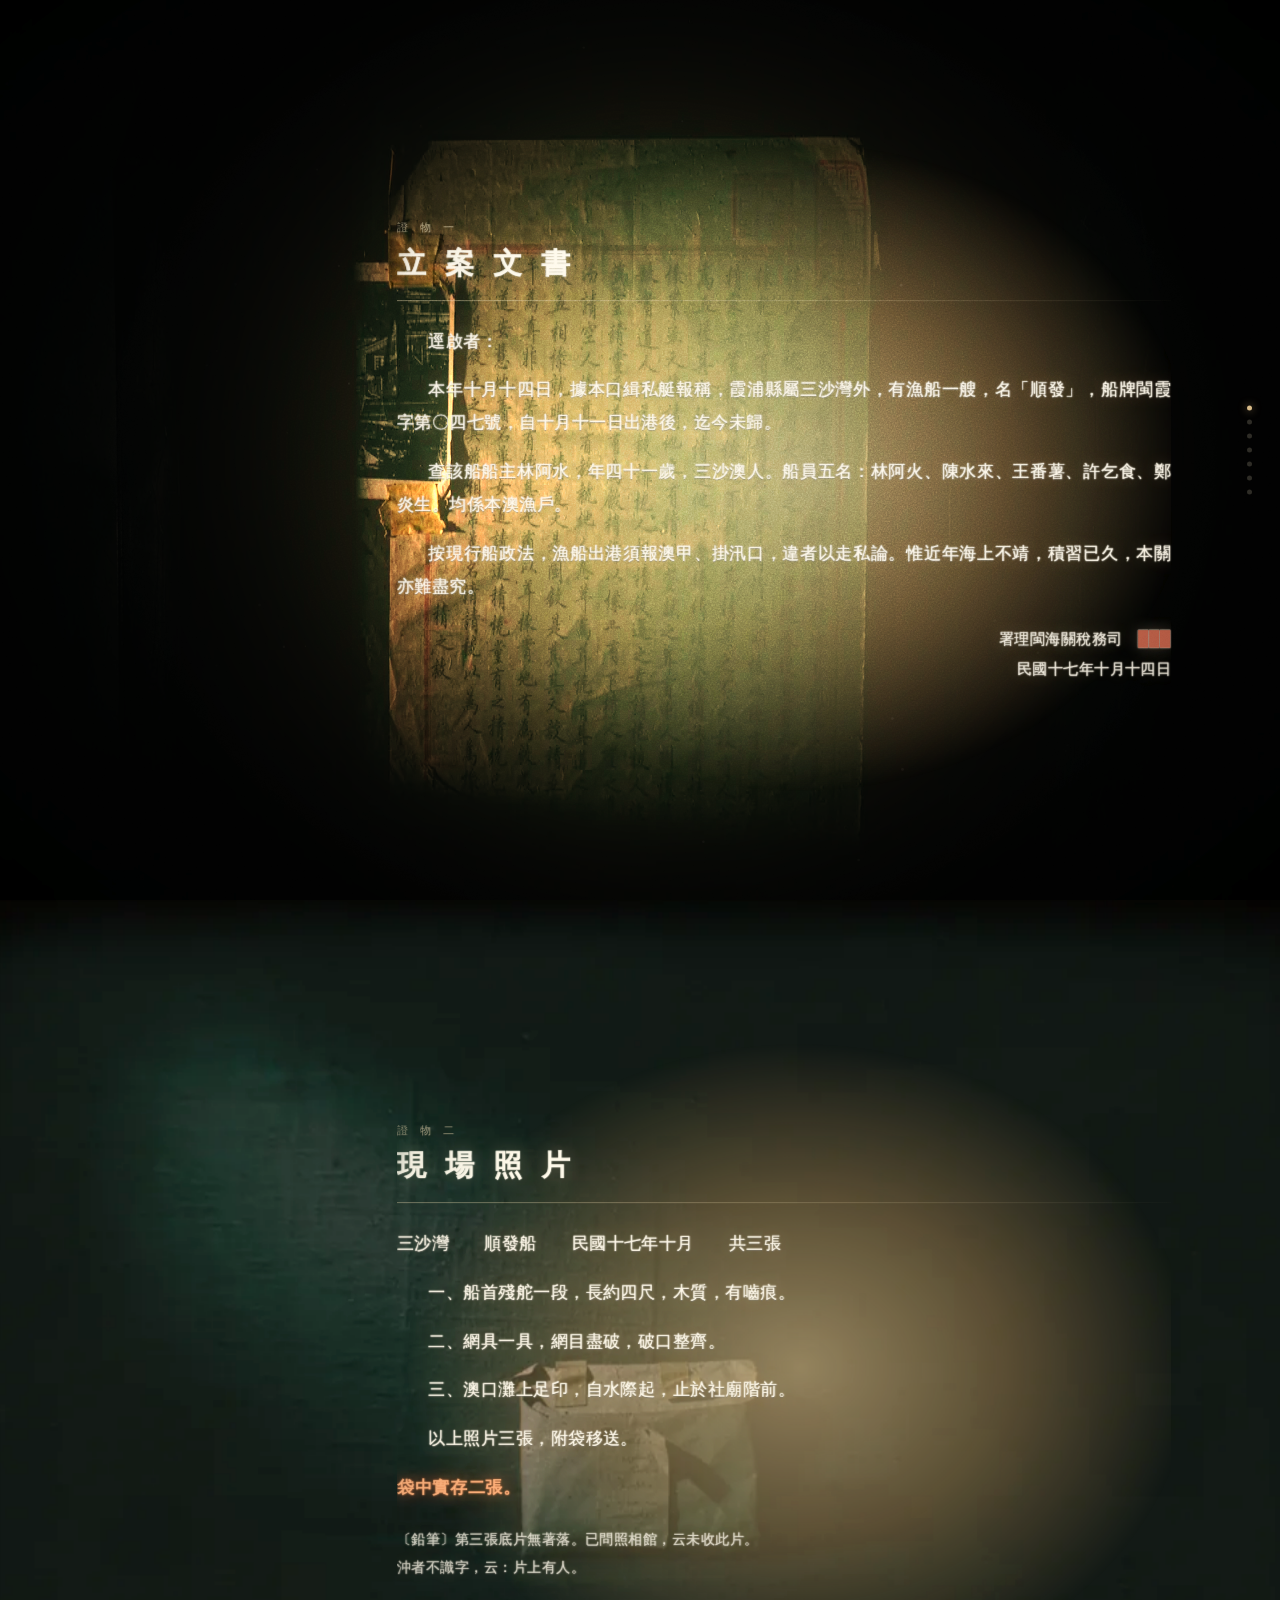
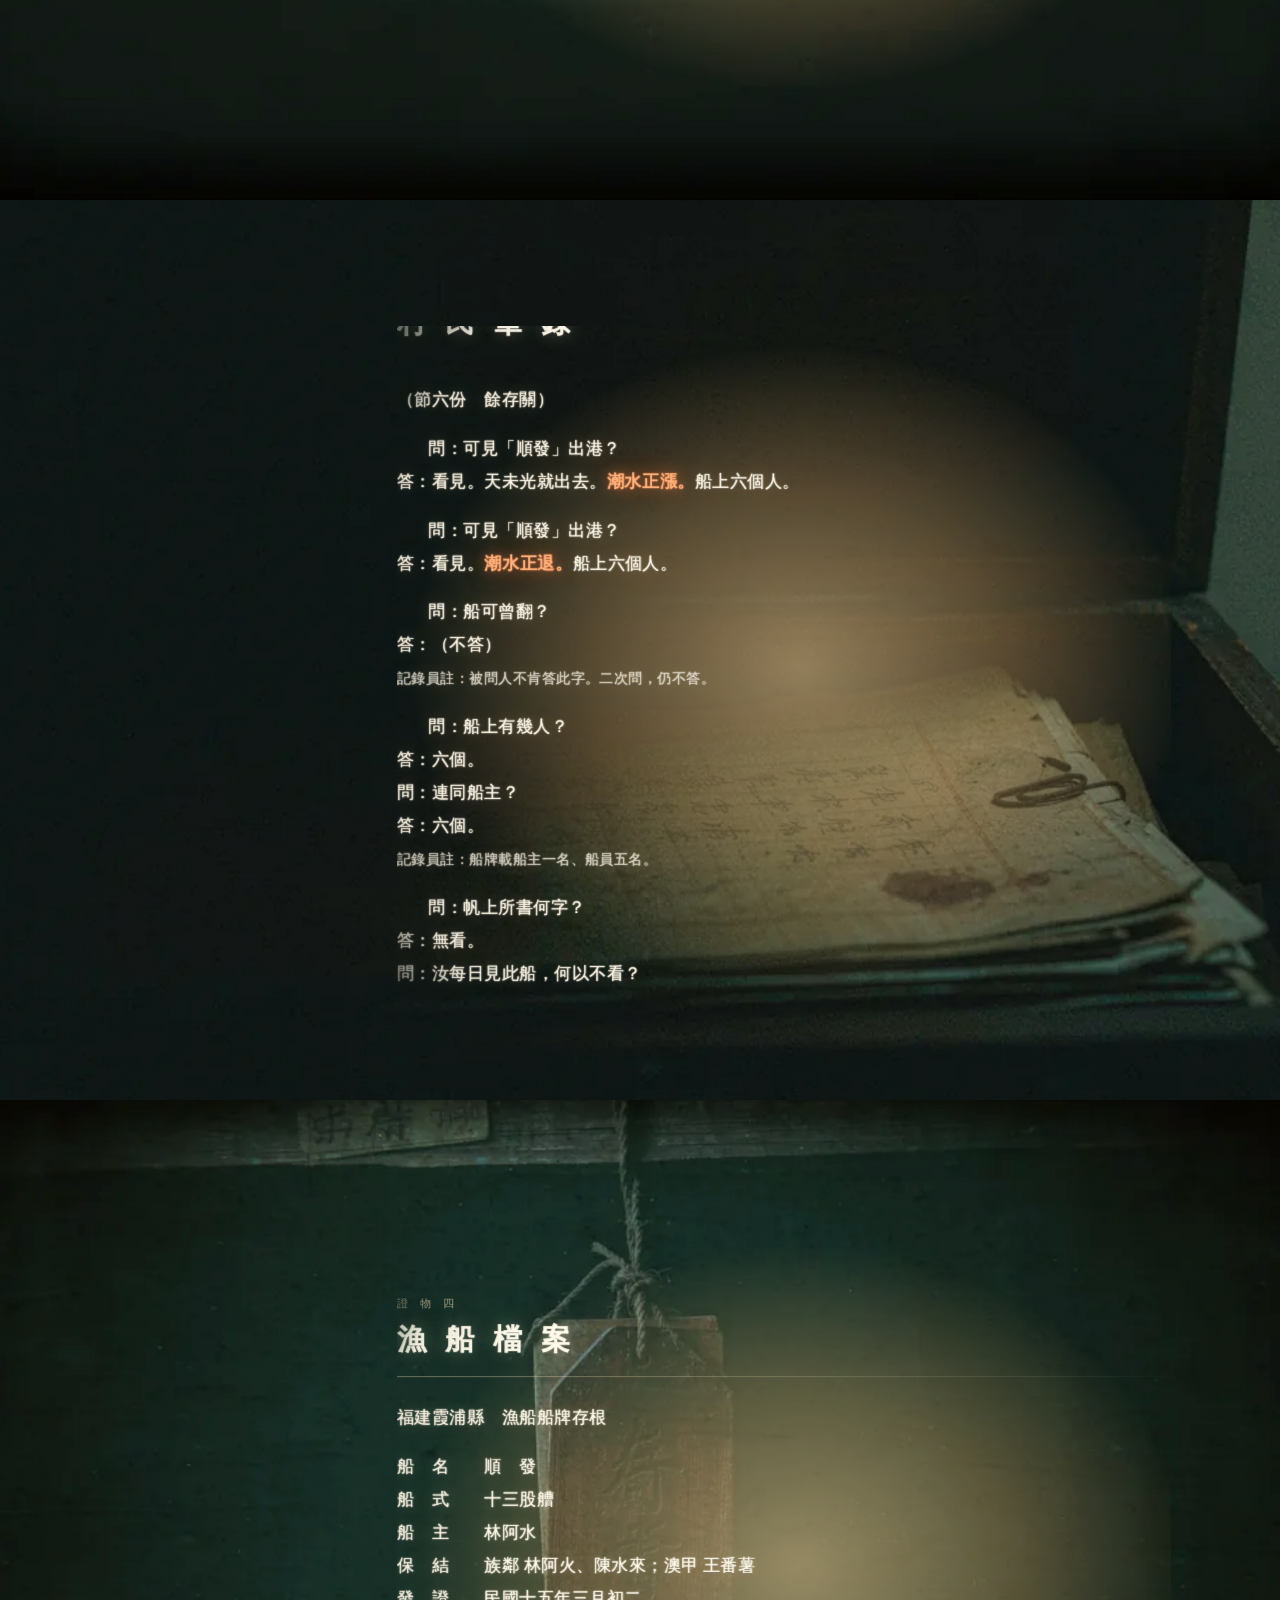
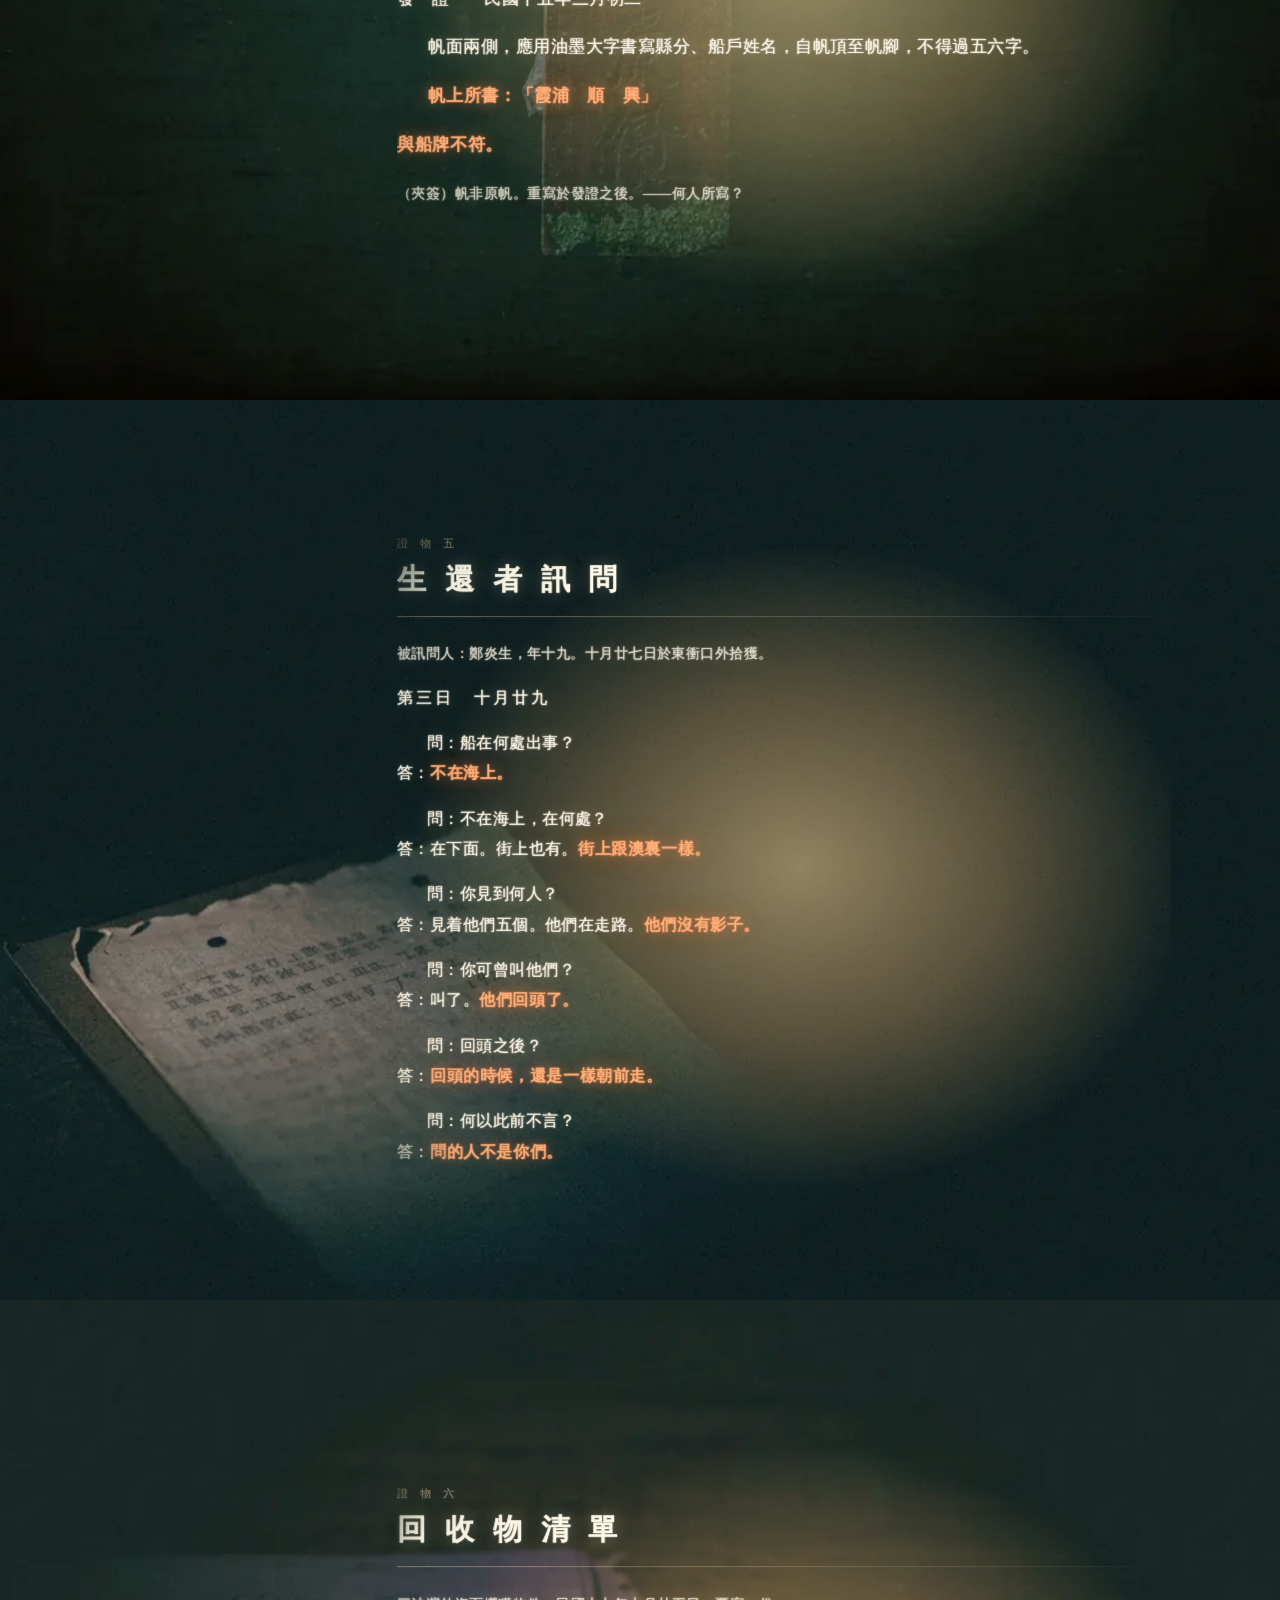
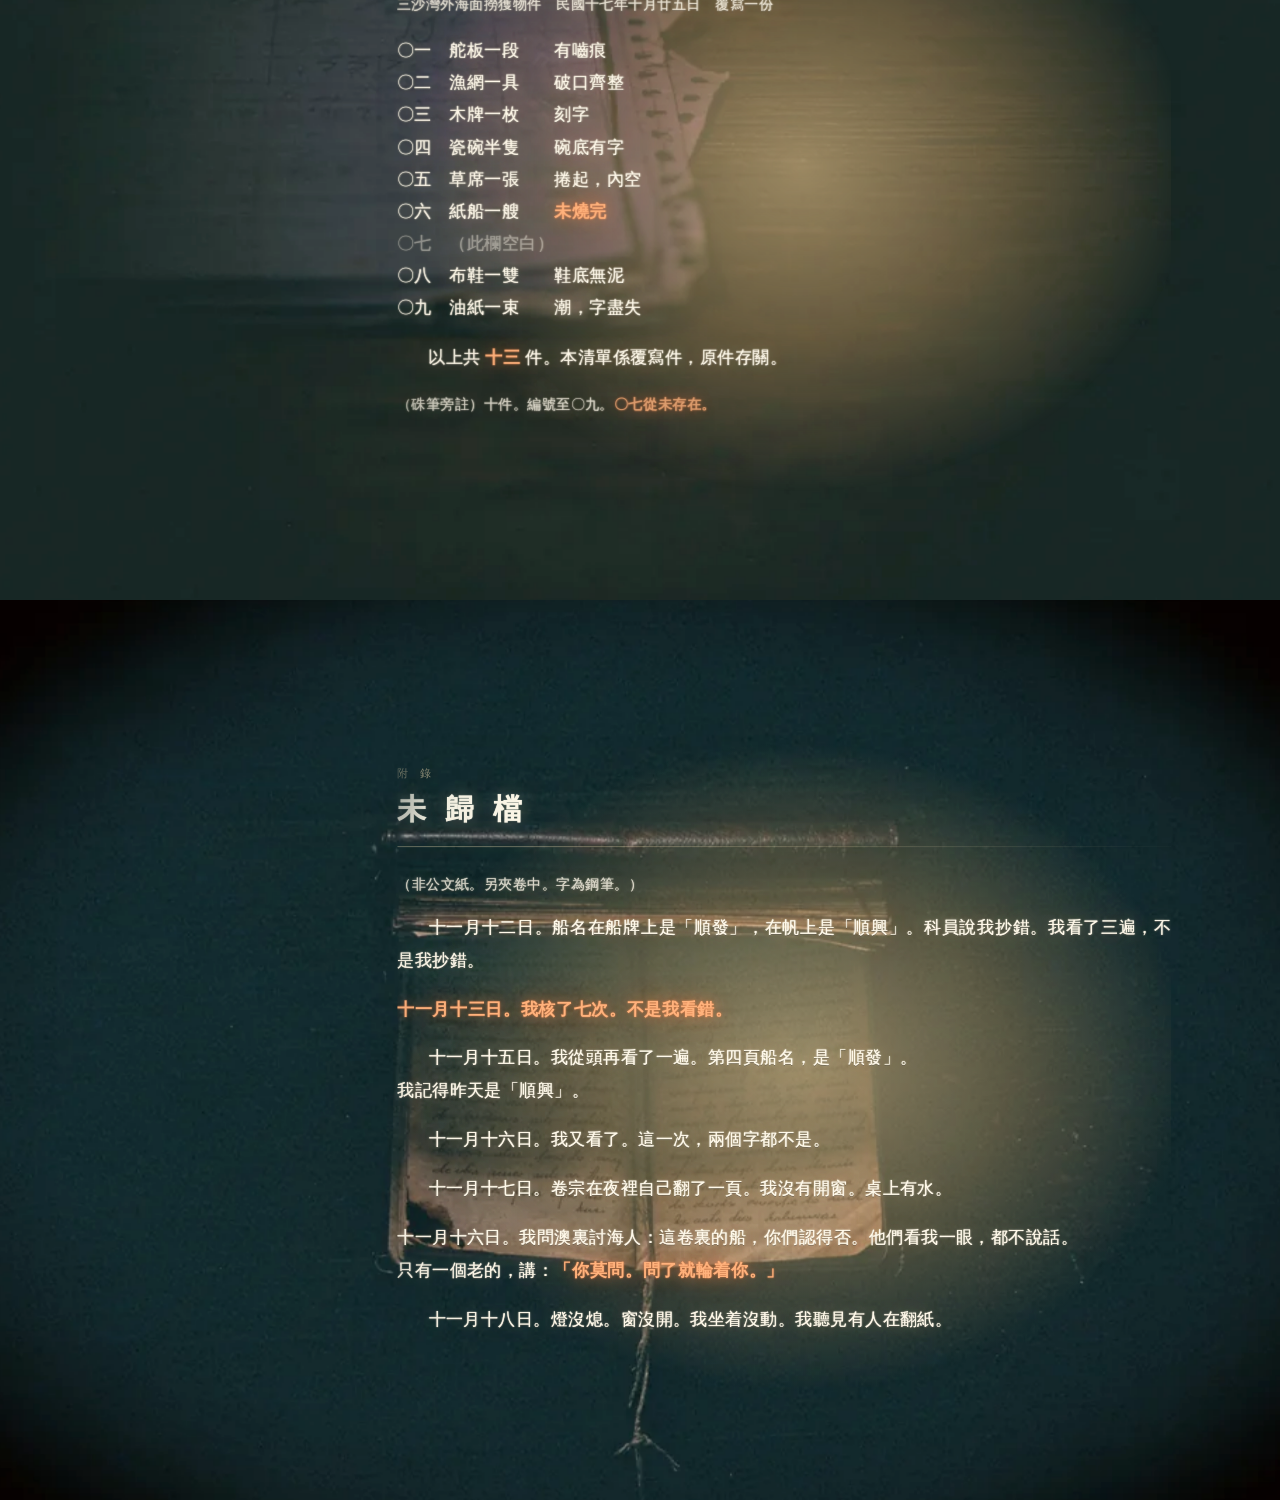
<file: lantern.html>
<!DOCTYPE html>
<html lang="zh-Hans">
<head>
<meta charset="UTF-8">
<meta name="viewport" content="width=device-width, initial-scale=1.0, user-scalable=no">
<title>尘封档案 · 提灯</title>
<style>
:root{
  --lx:50%; --ly:41%;
  --r:min(72vmin, 660px);
}
*{margin:0;padding:0;box-sizing:border-box;-webkit-tap-highlight-color:transparent;}
html{scroll-behavior:smooth;}
body{
  background:#04070a;color:#fff9ea;overflow-x:hidden;
  font-family:'Songti SC','SimSun','Noto Serif CJK SC',serif;
  cursor:none;
}

/* ---------- 每一屏 ---------- */
.stage{
  position:relative;height:100vh;overflow:hidden;
  scroll-snap-align:start;
}
html{scroll-snap-type:y proximity;}
.dark-plate{
  position:absolute;inset:-3%;z-index:0;
  background-size:cover;background-position:center;
  transform:scale(1.06) translate3d(calc(var(--px,0) * -7px), calc(var(--py,0) * -7px), 0);
  will-change:transform;
  filter:brightness(1.12) contrast(1.02) sepia(.14) saturate(1.06);
}

/* ---------- 文字：只在光斑内存在 ---------- */
.doc{
  position:absolute;left:31%;right:8.5%;top:14%;bottom:12%;
  z-index:4;display:flex;flex-direction:column;justify-content:center;
  isolation:isolate;
  transform:translate3d(calc(var(--px,0) * 5px), calc(var(--py,0) * 5px), 0);
  will-change:transform;
  -webkit-mask-image:radial-gradient(ellipse calc(var(--r)*0.96) calc(var(--r)*1.14) at var(--lx) var(--ly),
      rgba(0,0,0,1) 0%, rgba(0,0,0,1) 52%, rgba(0,0,0,.94) 68%,
      rgba(0,0,0,.42) 77%, rgba(0,0,0,.06) 89%, rgba(0,0,0,0) 96%);
  mask-image:radial-gradient(ellipse calc(var(--r)*0.96) calc(var(--r)*1.14) at var(--lx) var(--ly),
      rgba(0,0,0,1) 0%, rgba(0,0,0,1) 52%, rgba(0,0,0,.94) 68%,
      rgba(0,0,0,.42) 77%, rgba(0,0,0,.06) 89%, rgba(0,0,0,0) 96%);
}
.doc::after{
  content:"";position:absolute;inset:-4%;
  background:radial-gradient(ellipse calc(var(--r)*0.80) calc(var(--r)*0.66) at var(--lx) var(--ly),
      rgba(255,214,150,.55) 0%, rgba(255,196,120,.30) 40%, transparent 76%);
  mix-blend-mode:screen;pointer-events:none;z-index:-1;
}
.ex-name{font-size:11px;letter-spacing:.42em;color:#cdbf9c;opacity:.86;margin-bottom:.8em;}
.ex-title{
  font-size:29px;letter-spacing:.2em;font-weight:600;color:#fffaea;
  margin-bottom:.55em;
  text-shadow:0 0 1px rgba(255,250,235,.85),0 0 18px rgba(255,232,186,.30);
}
.rule{height:1px;background:linear-gradient(90deg,rgba(255,232,186,.40),rgba(255,232,186,.02));margin:0 0 1.5em;}
.body{
  font-size:16.5px;line-height:2.0;letter-spacing:.028em;color:#fff9ea;
  text-align:justify;
  text-shadow:
    0 0 1px rgba(255,250,235,.85),
    0 0 2px rgba(255,244,220,.55),
    0 0 18px rgba(255,232,186,.30),
    0 0 40px rgba(255,220,160,.13),
    0 1.2px 0 rgba(0,0,0,.42),
    0 -0.6px 0 rgba(255,248,226,.16);
}
.body p{margin-bottom:.95em;text-indent:1.9em;}
.body p.noindent{text-indent:0;}
.body .sign{text-align:right;margin-top:1.4em;font-size:15px;opacity:.92;}
.body .redact{color:#c9634a;letter-spacing:-.06em;}
.body .key{
  color:#ffb27c;font-weight:600;letter-spacing:.04em;
  text-shadow:0 0 2px rgba(255,140,80,.85), 0 0 14px rgba(255,130,70,.55), 0 0 32px rgba(255,120,60,.28);
}

/* ---------- 全局光照层（fixed，一份，跟着人走） ---------- */
.glow{
  display:none;position:fixed;inset:0;z-index:20;pointer-events:none;
  background:
    radial-gradient(ellipse calc(var(--r)*0.86) calc(var(--r)*0.70) at var(--lx) var(--ly),
      rgba(255,204,140,.66) 0%, rgba(255,192,118,.38) 26%, rgba(246,182,112,.20) 44%,
      rgba(214,166,104,.10) 60%, rgba(160,140,96,.04) 74%, transparent 88%),
    radial-gradient(ellipse calc(var(--r)*1.5) calc(var(--r)*1.2) at var(--lx) var(--ly),
      rgba(255,186,112,.20) 0%, rgba(226,170,104,.10) 44%, rgba(160,140,100,.04) 64%, transparent 82%),
    radial-gradient(ellipse calc(var(--r)*2.6) calc(var(--r)*2.0) at var(--lx) var(--ly),
      rgba(255,170,96,.10) 0%, rgba(150,132,92,.035) 50%, transparent 76%),
    conic-gradient(from 0deg at var(--lx) var(--ly),
      transparent 0deg, rgba(255,214,160,.020) 35deg, transparent 70deg,
      transparent 180deg, rgba(255,214,160,.016) 215deg, transparent 250deg);
  mix-blend-mode:screen;filter:blur(7px);
}
.rake{
  display:none;position:fixed;inset:0;z-index:21;pointer-events:none;
  background:radial-gradient(ellipse calc(var(--r)*1.02) calc(var(--r)*0.80)
      at calc(var(--lx) + 22px) calc(var(--ly) + 26px),
      rgba(10,14,12,.34) 0%, rgba(10,14,12,.16) 46%, transparent 74%);
  mix-blend-mode:multiply;filter:blur(18px);
}
.vignette{
  display:none;position:fixed;inset:0;z-index:21;pointer-events:none;
  background:radial-gradient(circle calc(var(--r)*1.9) at var(--lx) var(--ly),
      rgba(4,8,9,0) 0%, rgba(4,8,9,.55) 52%, rgba(4,8,9,.84) 78%, rgba(4,8,9,.93) 100%);
}
.lit-grain{
  position:fixed;inset:0;z-index:19;pointer-events:none;
  background-image:url("data:image/svg+xml;utf8,<svg xmlns='http://www.w3.org/2000/svg' width='300' height='300'><filter id='f'><feTurbulence type='fractalNoise' baseFrequency='0.62' numOctaves='4' seed='5'/><feColorMatrix type='saturate' values='0'/></filter><rect width='300' height='300' filter='url(%23f)'/></svg>");
  background-size:300px 300px;
  background-position:calc(var(--px,0) * -22px) calc(var(--py,0) * -22px);
  -webkit-mask-image:radial-gradient(ellipse calc(var(--r)*0.98) calc(var(--r)*0.84) at var(--lx) var(--ly),
      rgba(0,0,0,.92) 0%, rgba(0,0,0,.80) 42%, rgba(0,0,0,.34) 68%, transparent 88%);
  mask-image:radial-gradient(ellipse calc(var(--r)*0.98) calc(var(--r)*0.84) at var(--lx) var(--ly),
      rgba(0,0,0,.92) 0%, rgba(0,0,0,.80) 42%, rgba(0,0,0,.34) 68%, transparent 88%);
  mix-blend-mode:overlay;opacity:.72;
  will-change:background-position;
}
.glcanvas{
  position:fixed;inset:0;z-index:1;pointer-events:none;display:block;
  width:100vw;height:100vh;
}
body.no-gl .glcanvas{display:none;}
.dust{
  position:fixed;inset:0;z-index:23;pointer-events:none;
  mix-blend-mode:screen;opacity:.9;
}
.grain{
  position:fixed;inset:0;z-index:22;pointer-events:none;opacity:.10;
  background-image:url("data:image/svg+xml;utf8,<svg xmlns='http://www.w3.org/2000/svg' width='180' height='180'><filter id='n'><feTurbulence type='fractalNoise' baseFrequency='0.85' numOctaves='3' stitchTiles='stitch'/><feColorMatrix type='saturate' values='0'/></filter><rect width='180' height='180' filter='url(%23n)'/></svg>");
  mix-blend-mode:overlay;
}

/* ---------- 提示 ---------- */
.hint{
  position:fixed;left:0;right:0;bottom:4vh;z-index:24;text-align:center;
  color:rgba(205,195,170,.55);font-size:11px;letter-spacing:.34em;
  pointer-events:none;transition:opacity 1.4s;
}
.pager{
  position:fixed;right:2.2vw;top:50%;transform:translateY(-50%);z-index:24;
  display:flex;flex-direction:column;gap:9px;pointer-events:none;
}
.pager i{width:5px;height:5px;border-radius:50%;background:rgba(205,195,170,.22);display:block;transition:.4s;}
.pager i.on{background:rgba(255,220,160,.85);box-shadow:0 0 8px rgba(255,210,140,.6);}

/* ---------- 手机 ---------- */
@media (max-width:900px), (max-height:520px){
  :root{--r:min(104vmin, 420px);}
  .doc{left:7%;right:7%;top:7%;bottom:11%;justify-content:flex-start;padding-top:5vh;}
  .ex-title{font-size:24px;}
  .body{font-size:15.5px;line-height:1.95;}
  .body p{margin-bottom:.85em;}
  .hint{font-size:10px;letter-spacing:.24em;bottom:3vh;}
  .pager{right:3vw;}
}
@media (prefers-reduced-motion: reduce){ html{scroll-behavior:auto;} }
</style>
</head>
<body>

<!-- 01 -->
<section class="stage">
  <div class="dark-plate" style="background-image:url(assets/plate-01-dark.webp)"></div>
  <div class="doc">
    <p class="ex-name">證 物 一</p>
    <h2 class="ex-title">立 案 文 書</h2>
    <div class="rule"></div>
    <div class="body">
      <p>逕啟者：</p>
      <p>本年十月十四日，據本口緝私艇報稱，霞浦縣屬三沙灣外，有漁船一艘，名「順發」，船牌閩霞字第〇四七號，自十月十一日出港後，迄今未歸。</p>
      <p>查該船船主林阿水，年四十一歲，三沙澳人。船員五名：林阿火、陳水來、王番薯、許乞食、鄭炎生。均係本澳漁戶。</p>
      <p>按現行船政法，漁船出港須報澳甲、掛汛口，違者以走私論。惟近年海上不靖，積習已久，本關亦難盡究。</p>
      <p class="sign">署理閩海關稅務司　<span class="redact">▉▉▉</span><br>民國十七年十月十四日</p>
    </div>
  </div>
</section>

<!-- 02 -->
<section class="stage">
  <div class="dark-plate" style="background-image:url(assets/plate-02-dark.webp)"></div>
  <div class="doc">
    <p class="ex-name">證 物 二</p>
    <h2 class="ex-title">現 場 照 片</h2>
    <div class="rule"></div>
    <div class="body">
      <p class="noindent">三沙灣　　順發船　　民國十七年十月　　共三張</p>
      <p>一、船首殘舵一段，長約四尺，木質，有嚙痕。</p>
      <p>二、網具一具，網目盡破，破口整齊。</p>
      <p>三、澳口灘上足印，自水際起，止於社廟階前。</p>
      <p>以上照片三張，附袋移送。</p>
      <p class="noindent key">袋中實存二張。</p>
      <p class="noindent" style="margin-top:1.6em;font-size:14px;opacity:.82;">〔鉛筆〕第三張底片無著落。已問照相館，云未收此片。<br>沖者不識字，云：片上有人。</p>
    </div>
  </div>
</section>

<!-- 03 -->
<section class="stage">
  <div class="dark-plate" style="background-image:url(assets/plate-03-dark.webp)"></div>
  <div class="doc">
    <p class="ex-name">證 物 三</p>
    <h2 class="ex-title">村 民 筆 錄</h2>
    <div class="rule"></div>
    <div class="body">
      <p class="noindent">（節六份　餘存關）</p>
      <p>問：可見「順發」出港？<br>答：看見。天未光就出去。<span class="key">潮水正漲。</span>船上六個人。</p>
      <p>問：可見「順發」出港？<br>答：看見。<span class="key">潮水正退。</span>船上六個人。</p>
      <p>問：船可曾翻？<br>答：（不答）<br><span style="opacity:.8;font-size:14px;">記錄員註：被問人不肯答此字。二次問，仍不答。</span></p>
      <p>問：船上有幾人？<br>答：六個。<br>問：連同船主？<br>答：六個。<br><span style="opacity:.8;font-size:14px;">記錄員註：船牌載船主一名、船員五名。</span></p>
      <p>問：帆上所書何字？<br>答：無看。<br>問：汝每日見此船，何以不看？<br>答：（不答）</p>
    </div>
  </div>
</section>

<!-- 04 -->
<section class="stage">
  <div class="dark-plate" style="background-image:url(assets/plate-04-dark.webp)"></div>
  <div class="doc">
    <p class="ex-name">證 物 四</p>
    <h2 class="ex-title">漁 船 檔 案</h2>
    <div class="rule"></div>
    <div class="body">
      <p class="noindent">福建霞浦縣　漁船船牌存根</p>
      <p class="noindent">船　名　　順　發<br>船　式　　十三股艚<br>船　主　　林阿水<br>保　結　　族鄰 林阿火、陳水來；澳甲 王番薯<br>發　證　　民國十五年三月初二</p>
      <p>帆面兩側，應用油墨大字書寫縣分、船戶姓名，自帆頂至帆腳，不得過五六字。</p>
      <p class="key">帆上所書：「霞浦　順　興」</p>
      <p class="noindent key">與船牌不符。</p>
      <p class="noindent" style="margin-top:1.4em;font-size:14px;opacity:.82;">（夾簽）帆非原帆。重寫於發證之後。——何人所寫？</p>
    </div>
  </div>
</section>

<!-- 05 -->
<section class="stage">
  <div class="dark-plate" style="background-image:url(assets/plate-05-dark.webp)"></div>
  <div class="doc">
    <p class="ex-name">證 物 五</p>
    <h2 class="ex-title">生 還 者 訊 問</h2>
    <div class="rule"></div>
    <div class="body" style="font-size:15.8px;line-height:1.92;">
      <p class="noindent" style="font-size:13.5px;opacity:.86;">被訊問人：鄭炎生，年十九。十月廿七日於東衝口外拾獲。</p>
      <p class="noindent" style="margin-top:1em;letter-spacing:.2em;">第三日　十月廿九</p>
      <p>問：船在何處出事？<br>答：<span class="key">不在海上。</span></p>
      <p>問：不在海上，在何處？<br>答：在下面。街上也有。<span class="key">街上跟澳裏一樣。</span></p>
      <p>問：你見到何人？<br>答：見着他們五個。他們在走路。<span class="key">他們沒有影子。</span></p>
      <p>問：你可曾叫他們？<br>答：叫了。<span class="key">他們回頭了。</span></p>
      <p>問：回頭之後？<br>答：<span class="key">回頭的時候，還是一樣朝前走。</span></p>
      <p>問：何以此前不言？<br>答：<span class="key">問的人不是你們。</span></p>
    </div>
  </div>
</section>

<!-- 06 -->
<section class="stage">
  <div class="dark-plate" style="background-image:url(assets/plate-06-dark.webp)"></div>
  <div class="doc">
    <p class="ex-name">證 物 六</p>
    <h2 class="ex-title">回 收 物 清 單</h2>
    <div class="rule"></div>
    <div class="body">
      <p class="noindent" style="font-size:14px;opacity:.86;">三沙灣外海面撈獲物件　民國十七年十月廿五日　覆寫一份</p>
      <p class="noindent" style="line-height:1.95;margin-top:1em;">
        〇一　舵板一段　　有嚙痕<br>
        〇二　漁網一具　　破口齊整<br>
        〇三　木牌一枚　　刻字<br>
        〇四　瓷碗半隻　　碗底有字<br>
        〇五　草席一張　　捲起，內空<br>
        〇六　紙船一艘　　<span class="key">未燒完</span><br>
        <span style="opacity:.45;">〇七　（此欄空白）</span><br>
        〇八　布鞋一雙　　鞋底無泥<br>
        〇九　油紙一束　　潮，字盡失
      </p>
      <p style="margin-top:1em;">以上共 <span class="key">十三</span> 件。本清單係覆寫件，原件存關。</p>
      <p class="noindent" style="margin-top:1.2em;font-size:14px;opacity:.82;">（硃筆旁註）十件。編號至〇九。<span class="key">〇七從未存在。</span></p>
    </div>
  </div>
</section>

<!-- 07 -->
<section class="stage">
  <div class="dark-plate" style="background-image:url(assets/plate-07-dark.webp)"></div>
  <div class="doc">
    <p class="ex-name">附 錄</p>
    <h2 class="ex-title">未 歸 檔</h2>
    <div class="rule"></div>
    <div class="body" style="font-family:'Kaiti SC','STKaiti',serif;">
      <p class="noindent" style="font-size:13.5px;opacity:.82;">（非公文紙。另夾卷中。字為鋼筆。）</p>
      <p>十一月十二日。船名在船牌上是「順發」，在帆上是「順興」。科員說我抄錯。我看了三遍，不是我抄錯。</p>
      <p class="noindent key">十一月十三日。我核了七次。不是我看錯。</p>
      <p>十一月十五日。我從頭再看了一遍。第四頁船名，是「順發」。<br>我記得昨天是「順興」。</p>
      <p>十一月十六日。我又看了。這一次，兩個字都不是。</p>
      <p>十一月十七日。卷宗在夜裡自己翻了一頁。我沒有開窗。桌上有水。</p>
      <p class="noindent" style="margin-top:1em;">十一月十六日。我問澳裏討海人：這卷裏的船，你們認得否。他們看我一眼，都不說話。<br>只有一個老的，講：<span class="key">「你莫問。問了就輪着你。」</span></p>
      <p>十一月十八日。燈沒熄。窗沒開。我坐着沒動。我聽見有人在翻紙。</p>
    </div>
  </div>
</section>

<div class="lit-grain"></div>
<canvas id="gl" class="glcanvas"></canvas>
<canvas class="dust" id="dust"></canvas>
<div class="glow"></div>
<div class="vignette"></div>
<div class="grain"></div>
<p class="hint" id="hint">移 動 光 源 · 向 下 滾</p>
<div class="pager" id="pager"><i class="on"></i><i></i><i></i><i></i><i></i><i></i><i></i></div>

<script src="js/gl-paper.js"></script>
<script>
(function(){
  var root=document.documentElement;
  var lx=.50, ly=.41, tx=.50, ty=.41, auto=true, t=0;
  var hint=document.getElementById('hint');
  var dots=[].slice.call(document.querySelectorAll('#pager i'));
  var stages=[].slice.call(document.querySelectorAll('.stage'));

  function pos(e){
    var x,y;
    if(e.touches&&e.touches[0]){x=e.touches[0].clientX;y=e.touches[0].clientY;}
    else{x=e.clientX;y=e.clientY;}
    tx=x/innerWidth; ty=y/innerHeight;
    if(auto){auto=false;hint.style.opacity=0;}
  }
  addEventListener('mousemove',pos,{passive:true});
  addEventListener('touchmove',pos,{passive:true});
  addEventListener('touchstart',pos,{passive:true});

  var last=0;
  function loop(ts){
    if(ts-last>24){
      last=ts;
      if(auto){
        t+=0.0032;
        tx=.50+Math.sin(t*1.55)*.24;
        ty=.41+Math.cos(t*1.02)*.18;
      }
      lx+=(tx-lx)*0.075; ly+=(ty-ly)*0.075;
      if(auto){ lx+=Math.sin(ts*0.00042)*0.0022; ly+=Math.cos(ts*0.00061)*0.0018; }
      root.style.setProperty('--lx',(lx*100).toFixed(2)+'%');
      root.style.setProperty('--ly',(ly*100).toFixed(2)+'%');
      root.style.setProperty('--px',(lx*2-1).toFixed(3));
      root.style.setProperty('--py',(ly*2-1).toFixed(3));
      if(window.PAPER){
        window.PAPER.light(lx, ly);
        window.PAPER.page(scrollY / innerHeight);
      }
      drawDust();
    }
    requestAnimationFrame(loop);
  }
  requestAnimationFrame(loop);

  /* ---------- 尘埃：光柱里的浮尘，是"有体积"的证据 ---------- */
  var cv=document.getElementById('dust'), cx=cv.getContext('2d');
  function fit(){ cv.width=innerWidth; cv.height=innerHeight; }
  fit(); addEventListener('resize', fit);

  var N = innerWidth<900 ? 42 : 110, P=[];
  function seed(){
    P=[];
    for(var i=0;i<N;i++){
      P.push({
        x:Math.random(), y:Math.random(),
        r:Math.random()*1.15+0.35,
        vx:(Math.random()-0.5)*0.00018,
        vy:(Math.random()-0.5)*0.00018-0.00006,
        ph:Math.random()*6.28
      });
    }
  }
  seed();

  function drawDust(){
    if(!cv.width) return;
    cx.clearRect(0,0,cv.width,cv.height);
    var lxpx=lx*cv.width, lypx=ly*cv.height;
    var R=Math.max(cv.width,cv.height)*0.45;
    var t=performance.now()*0.001;
    for(var i=0;i<P.length;i++){
      var p=P[i];
      p.x+=p.vx; p.y+=p.vy;
      if(p.x<-0.05) p.x=1.05; if(p.x>1.05) p.x=-0.05;
      if(p.y<-0.05) p.y=1.05; if(p.y>1.05) p.y=-0.05;
      var px=p.x*cv.width + Math.sin(t*0.5+p.ph)*7;
      var py=p.y*cv.height + Math.cos(t*0.4+p.ph)*7;
      var dx=px-lxpx, dy=py-lypx;
      var d=Math.sqrt(dx*dx+dy*dy);
      if(d>R) continue;
      var a=1-d/R; a=a*a;
      var tw=0.65+0.35*Math.sin(t*1.7+p.ph);   // 闪烁
      cx.beginPath(); cx.arc(px,py,p.r,0,6.2832);
      cx.fillStyle='rgba(255,238,206,'+(a*0.5*tw).toFixed(3)+')';
      cx.fill();
    }
  }

  // 进度点
  function up(){
    var i=Math.round(scrollY/innerHeight);
    dots.forEach(function(d,k){ d.className = k===i?'on':''; });
    if(scrollY>40) hint.style.opacity=0;
  }
  addEventListener('scroll',up,{passive:true});
  up();
})();
</script>
</body>
</html>
</file>
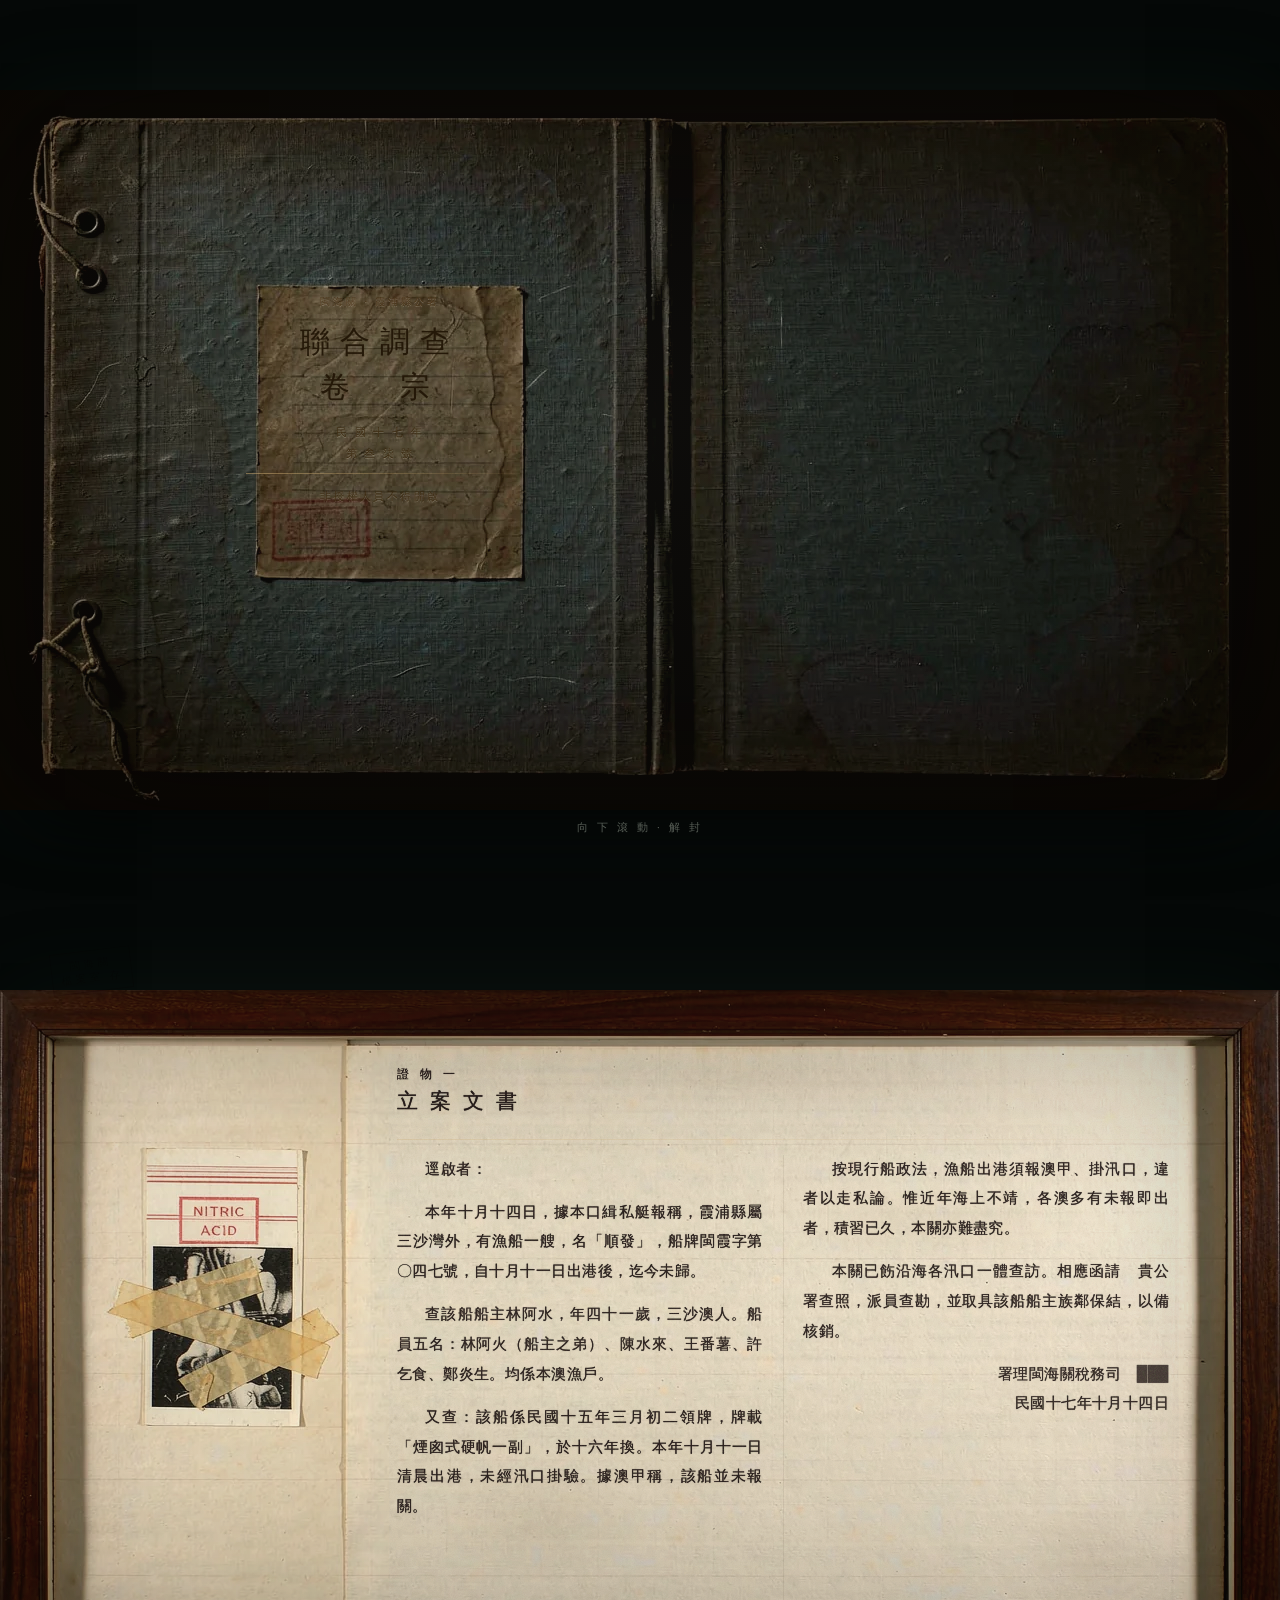
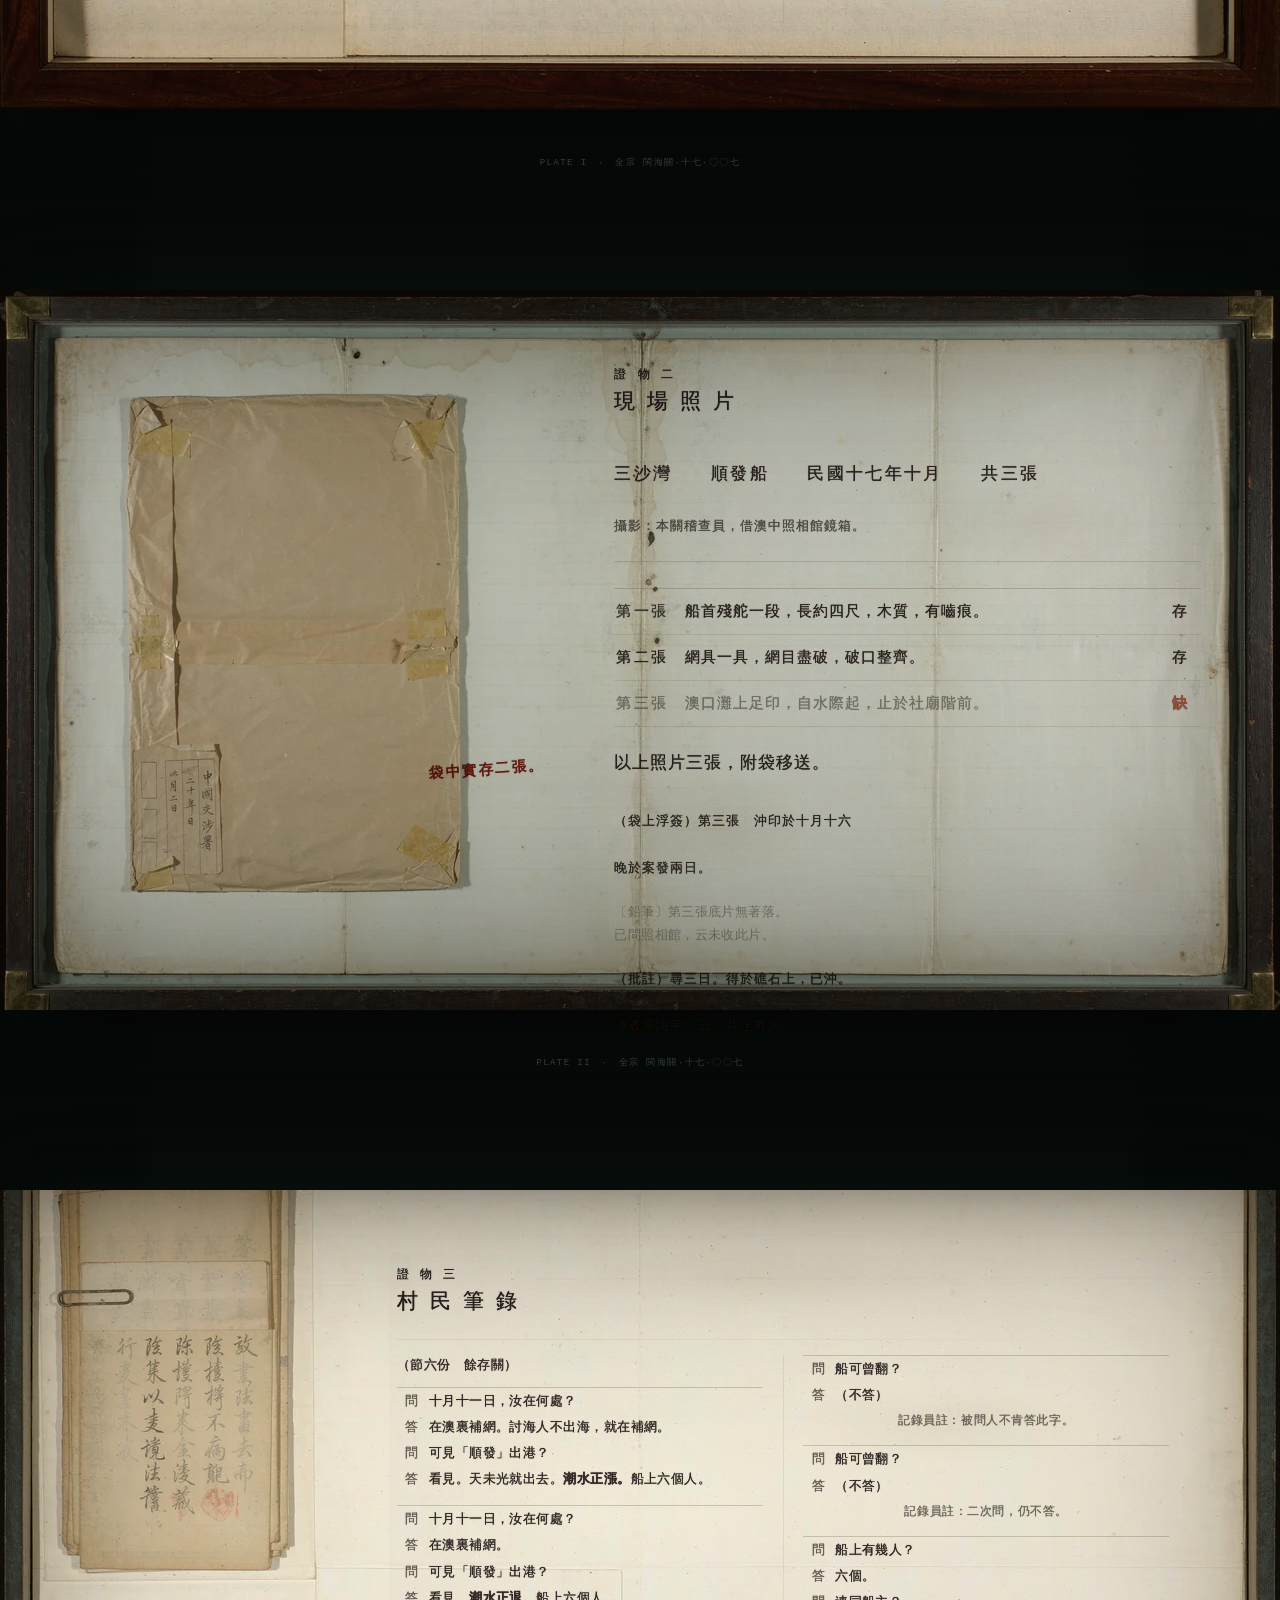
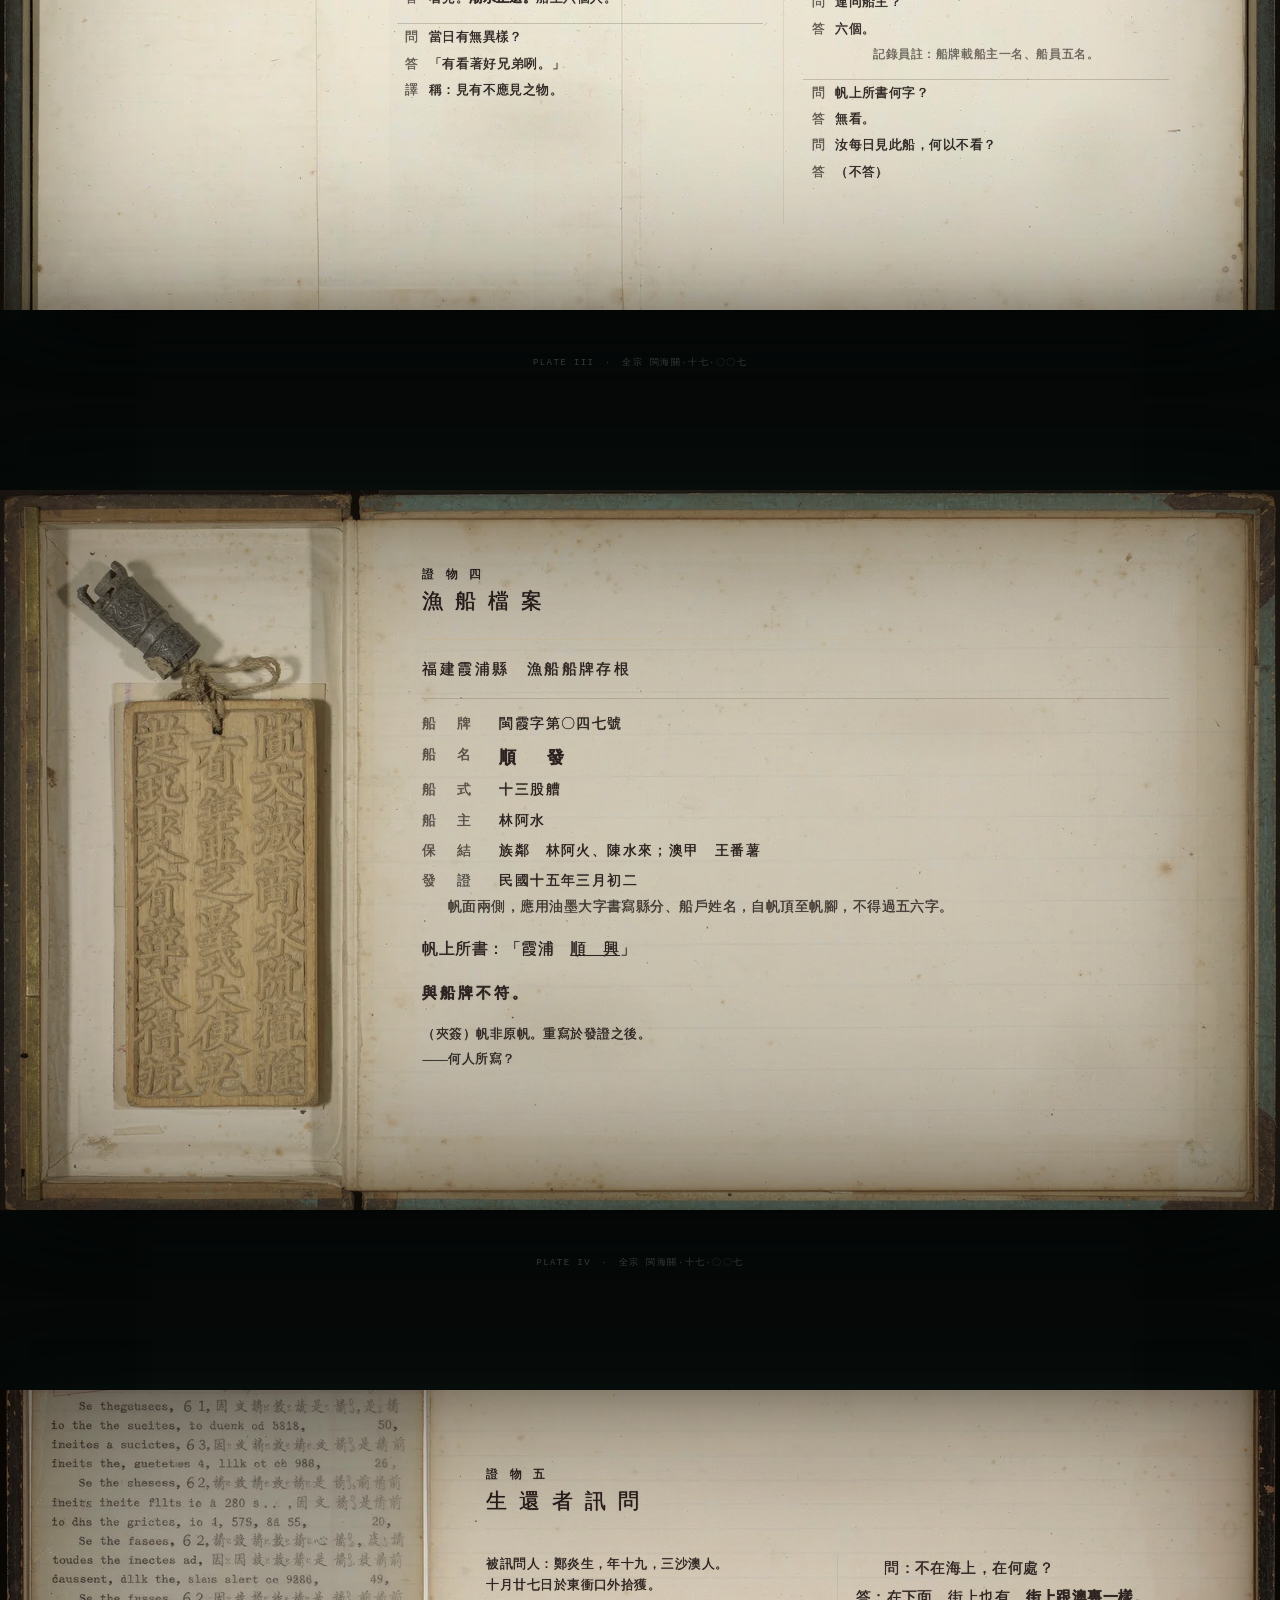
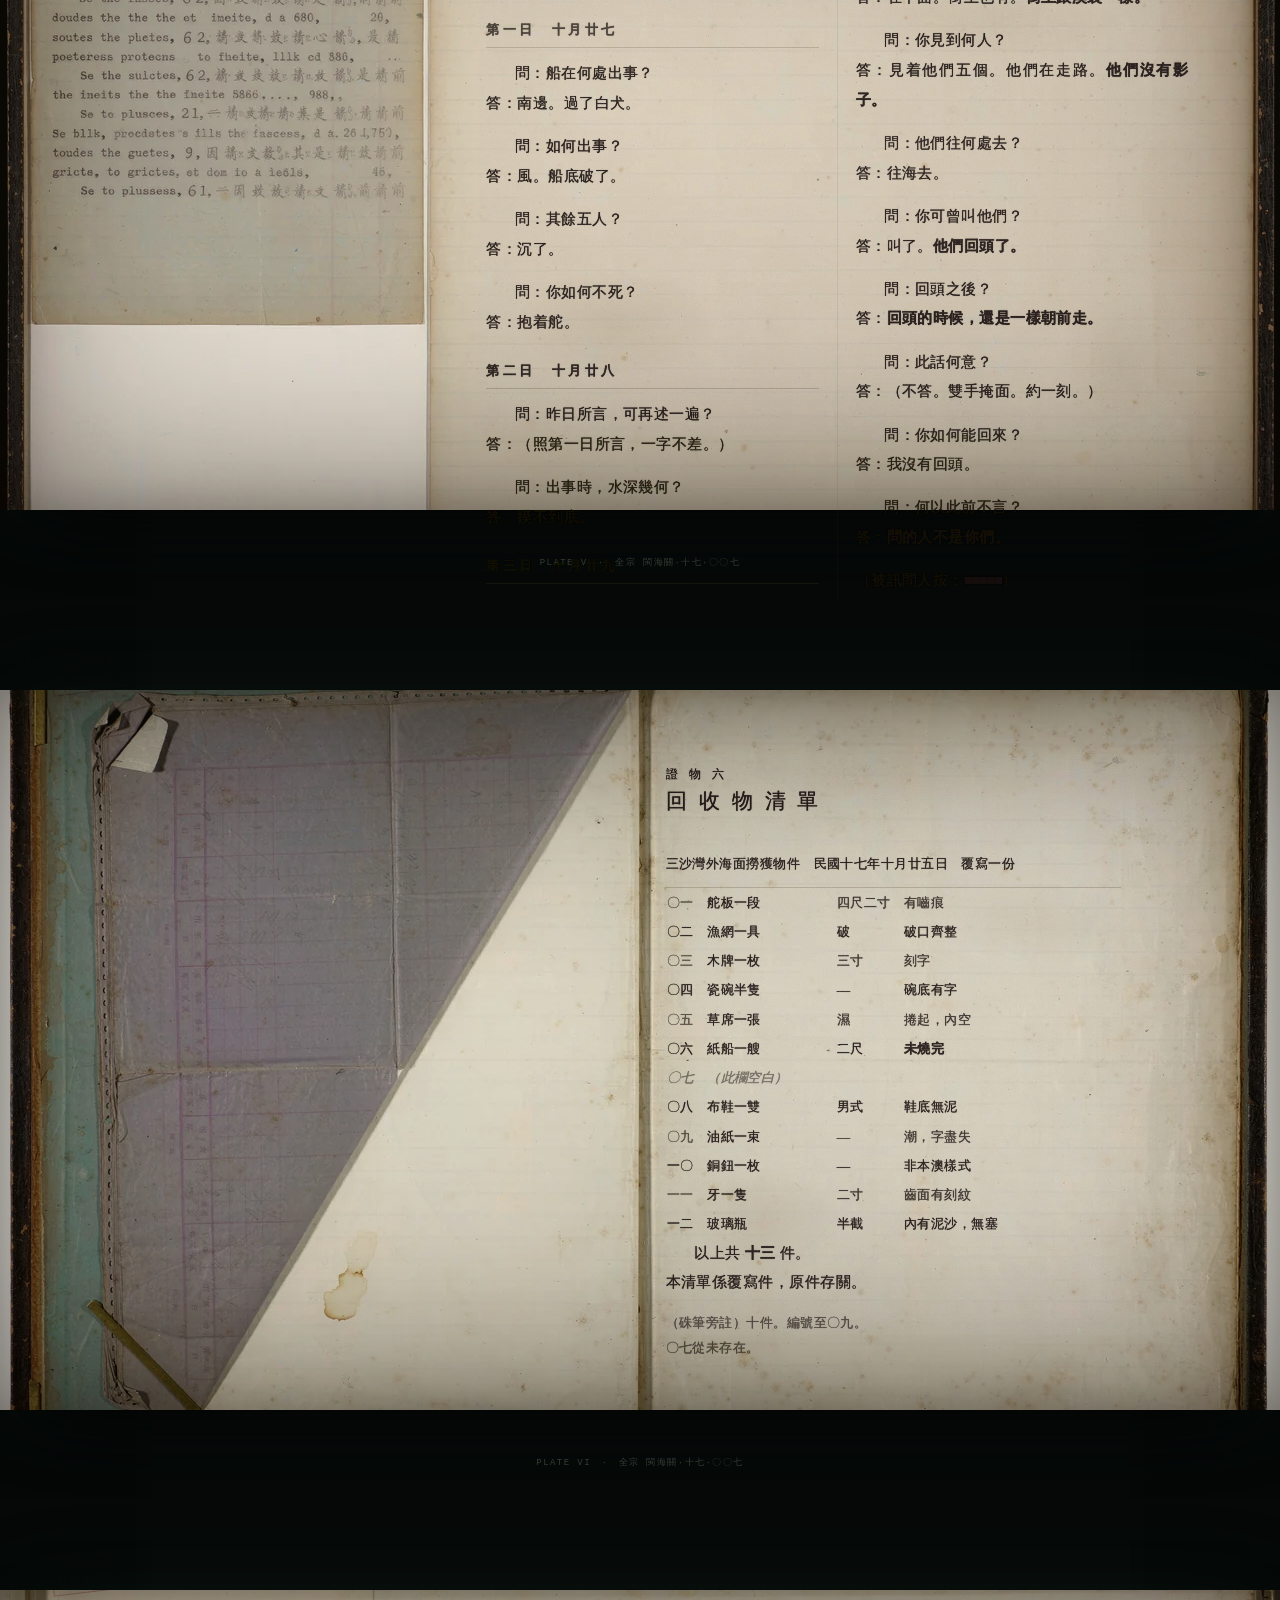
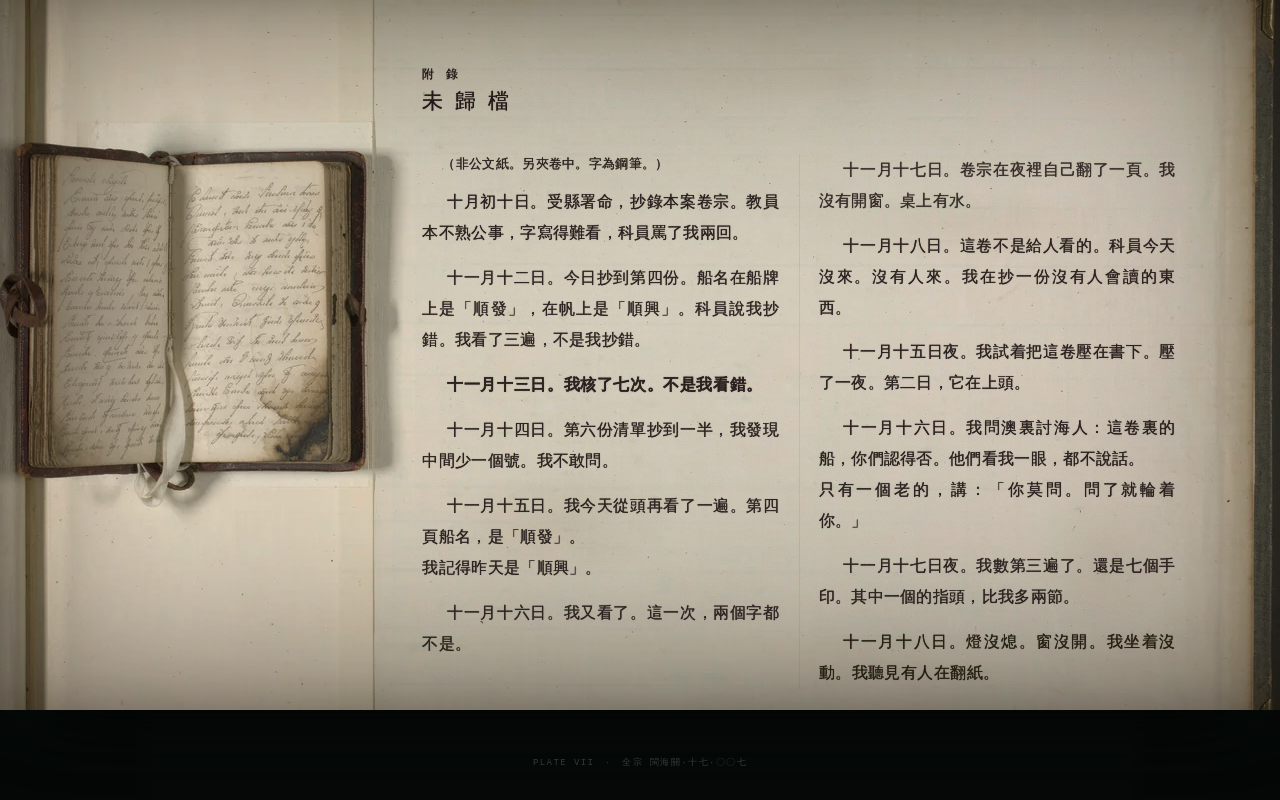
<file: plates.html>
<!DOCTYPE html>
<html lang="zh-Hans">
<head>
<meta charset="UTF-8">
<meta name="viewport" content="width=device-width, initial-scale=1.0">
<title>尘封档案 · 图版</title>
<link rel="stylesheet" href="css/plate.css?v=6">
</head>
<body>

<!-- ============ 封面 ============ -->
<section class="plate">
  <div class="plate-inner">
    <div class="plate-img" style="background-image:url(assets/plate-cover.webp)"></div>
    <div class="plate-text cover-text">
      <p class="plate-org">閩海關 · 霞浦縣公署</p>
      <h1 class="plate-title">聯合調查<br>卷　宗</h1>
      <p class="plate-sub">民 國 十 七 年</p>
      <p class="plate-sub">第 叁 柒 號</p>
      <div class="plate-rule"></div>
      <p class="plate-sub warn">非授權人員不得開啟</p>
    </div>
  </div>
  <p class="hint">向 下 滾 動 · 解 封</p>
</section>

<div id="plates"></div>
<svg width="0" height="0" style="position:absolute" aria-hidden="true">
<filter id="inkwarp">
  <feTurbulence type="fractalNoise" baseFrequency="0.055" numOctaves="2" seed="7" result="noise"/>
  <feDisplacementMap in="SourceGraphic" in2="noise" scale="0.7" xChannelSelector="R" yChannelSelector="G"/>
</filter>
</svg>


<script src="js/plates.js?v=6"></script>
<script>
(function(){
  var host = document.getElementById('plates');
  host.innerHTML = PLATES.map(function(p){
    return ''
      + '<section class="plate" id="'+p.id+'">'
      +   '<div class="plate-inner">'
      +     '<div class="plate-img" style="background-image:url('+p.img+')"></div>'
      +     '<div class="plate-text doc-text" style="--pl:'+p.pl+'%;--pr:'+p.pr+'%">'
      +       '<p class="ex-name">'+p.name+'</p>'
      +       '<h2 class="ex-title">'+p.title+'</h2>'
      +       '<div class="plate-rule"></div>'
      +       '<div class="ex-body '+p.layout+'">'+p.body+'</div>'
      +     '</div>'
      +     (p.anno ? '<p class="anno" style="left:'+p.ax+'%;top:'+p.ay+'%">'+p.anno+'</p>' : '')
      +   '</div>'
      +   '<div class="stamp-plate">閩海關<br>檔案室 存</div>'
      +   '<p class="plate-foot">PLATE '+p.roman+'　·　全宗 閩海關·十七·〇〇七</p>'
      + '</section>';
  }).join('');
})();
</script>

</body>
</html>
</file>
<file: css/base.css>
/* ============================================================
   base.css — 基础／灯／噪点／序幕封面
   ============================================================ */

:root{
  --ink:#14100c;
  --ink-soft:#3a322a;
  --paper:#e7dfcd;
  --paper-2:#ddd3bd;
  --paper-3:#cfc3a8;
  --seal:#9d2b20;
  --seal-deep:#6d1a13;
  --sea:#0b1414;
  --bruise:#2d1b3d;
  --void:#05090c;

  --f-gov:"FangSong","STFangsong","仿宋","FangSong_GB2312","SimSun",serif;
  --f-song:"SimSun","Songti SC","STSong","Songti TC",serif;
  --f-kai:"KaiTi","STKaiti","楷体","KaiTi_GB2312","Kaiti SC",serif;
  --f-type:"Courier New",Courier,"Nimbus Mono PS",monospace;

  /* 退化总控 0→1 */
  --corruption:0;
  --damp:1;          /* 灯亮度 */
  --lamp-r:320px;
  --mx:50%;
  --my:50%;
}

*{box-sizing:border-box;}

html{
  scroll-behavior:smooth;
  background:var(--void);
}

body{
  margin:0;
  min-height:100%;
  background:var(--void);
  color:var(--ink);
  font-family:var(--f-gov);
  font-size:17px;
  line-height:1.95;
  -webkit-font-smoothing:antialiased;
  text-rendering:optimizeLegibility;
  overflow-x:hidden;
}

body.locked{overflow:hidden;}

a{color:inherit;}
button{font-family:inherit;cursor:pointer;}

/* ---------------- 光标即灯 ---------------- */
#lamp{
  position:fixed;
  inset:0;
  z-index:60;
  pointer-events:none;
  opacity:var(--damp);
  transition:opacity .8s ease;
  background:radial-gradient(
      circle var(--lamp-r) at var(--mx) var(--my),
      rgba(2,4,6,0) 0%,
      rgba(2,4,6,0) 42%,
      rgba(2,4,6,.42) 68%,
      rgba(2,4,6,.80) 88%,
      rgba(2,4,6,.90) 100%);
}
body.lamp-off #lamp{display:none;}

/* ---------------- 颗粒 ---------------- */
#grain{
  position:fixed;
  inset:0;
  z-index:70;
  pointer-events:none;
  opacity:.16;
  mix-blend-mode:overlay;
  image-rendering:pixelated;
}
body.grain-off #grain{display:none;}

/* ---------------- 漂移层 ---------------- */
#drift{
  position:fixed;
  inset:0;
  z-index:65;
  pointer-events:none;
  opacity:0;
  background:
    repeating-linear-gradient(0deg, rgba(0,0,0,.18) 0 1px, transparent 1px 3px);
  mix-blend-mode:multiply;
  transition:opacity .35s;
}
#drift.on{opacity:calc(.06 + var(--corruption) * .10);}

/* ============================================================
   序幕 · 卷宗封面
   ============================================================ */
#cover{
  position:relative;
  min-height:100vh;
  display:grid;
  place-items:center;
  padding:5vh 4vw;
  background:
    radial-gradient(ellipse 70% 50% at 50% 40%, #121a1c 0%, #05090c 65%, #000 100%);
}

.cover-sheet{
  position:relative;
  width:min(680px,92vw);
  padding:56px 54px 40px;
  background:
    linear-gradient(168deg,#c9bda3 0%,#d5c9ae 18%,#c2b69b 52%,#cbbfa4 78%,#b9ac92 100%);
  box-shadow:
    0 0 0 1px rgba(0,0,0,.35),
    0 40px 90px -20px rgba(0,0,0,.9),
    inset 0 0 90px rgba(120,96,60,.25);
  color:#2a2015;
  transform:rotate(-.4deg);
  transition:transform 1.2s cubic-bezier(.2,.8,.2,1), filter .8s;
}

/* 装订孔 */
.cover-holes{
  position:absolute;left:22px;top:0;bottom:0;
  display:flex;flex-direction:column;justify-content:space-around;
  padding:16% 0;
}
.cover-holes i{
  display:block;width:13px;height:13px;border-radius:50%;
  background:#05090c;
  box-shadow:inset 0 1px 3px rgba(0,0,0,.9), 0 1px 0 rgba(255,255,255,.15);
}

.cover-sheet::after{
  content:"";
  position:absolute;inset:0;
  pointer-events:none;
  background:
    radial-gradient(circle at 88% 12%, rgba(90,64,30,.28), transparent 32%),
    radial-gradient(circle at 8% 88%, rgba(70,48,20,.30), transparent 38%),
    repeating-linear-gradient(92deg, rgba(90,70,40,.045) 0 2px, transparent 2px 5px);
}

.cover-head{text-align:center;position:relative;padding-bottom:18px;}
.cover-org{
  margin:0 0 14px;font-size:13px;letter-spacing:.5em;
  font-family:var(--f-song);color:#3d3020;
}
.cover-title{
  margin:0;font-size:33px;font-weight:400;letter-spacing:.28em;
  font-family:var(--f-song);color:#241b10;
  text-shadow:0 1px 0 rgba(255,255,255,.35);
}
.cover-year{
  margin:14px 0 4px;font-size:15px;letter-spacing:.55em;
  font-family:var(--f-song);color:#3d3020;
}
.cover-no{margin:0;font-size:15px;letter-spacing:.3em;color:#3d3020;}

.cover-seal{
  position:absolute;right:34px;top:96px;
  width:86px;height:86px;
  display:grid;place-items:center;
  font-size:19px;letter-spacing:.12em;font-family:var(--f-song);
  color:var(--seal);
  border:3px solid var(--seal);
  border-radius:4px;
  transform:rotate(-8deg);
  opacity:.82;
  box-shadow:inset 0 0 12px rgba(157,43,32,.35);
  filter:blur(.3px);
}
.cover-seal::before{
  content:"";position:absolute;inset:5px;border:1px solid var(--seal);opacity:.55;
}

.cover-body{
  margin:26px 0 0;padding-top:20px;
  border-top:1px solid rgba(60,45,25,.45);
}
.cover-case{margin:0 0 16px;font-size:16px;letter-spacing:.04em;}
.cover-warn{
  margin:0;text-align:center;font-size:16px;letter-spacing:.5em;
  color:var(--seal);font-family:var(--f-song);
}

/* 调阅记录 */
.cover-borrow{
  margin-top:26px;padding:14px 16px;
  border:1px solid rgba(60,45,25,.4);
  background:rgba(255,250,238,.22);
}
.borrow-title{
  margin:0 0 8px;font-size:12px;letter-spacing:.42em;text-align:center;color:#4a3a24;
}
.borrow-table{width:100%;border-collapse:collapse;font-size:13px;font-family:var(--f-kai);}
.borrow-table td{
  padding:6px 4px;border-bottom:1px dotted rgba(60,45,25,.35);
  color:#33271a;
}
.borrow-table td:first-child{width:52%;letter-spacing:.06em;}
.borrow-empty{color:transparent;}

.cover-note{
  margin:18px 0 0;text-align:center;font-size:11px;letter-spacing:.18em;
  color:rgba(60,45,25,.55);
}

/* 解封 */
.untie{
  position:relative;
  display:block;margin:22px auto 0;
  width:112px;height:112px;
  border:0;background:none;
  color:#3d3020;
}
.untie .cord{
  position:absolute;inset:0;
  border-radius:50%;
  border:6px dotted rgba(110,80,44,.85);
  box-shadow:0 0 0 1px rgba(0,0,0,.15) inset;
  transition:transform .5s, opacity .5s;
}
.untie .cord::after{
  content:"";position:absolute;inset:16px;border-radius:50%;
  border:1px solid rgba(110,80,44,.4);
  background:radial-gradient(circle,rgba(157,43,32,.14),transparent 70%);
}
.untie-hint{
  position:relative;font-size:13px;letter-spacing:.42em;
  font-family:var(--f-song);
  transition:opacity .3s;
}
.untie:hover .cord{transform:rotate(6deg) scale(1.04);}
.untie:focus-visible{outline:2px dashed var(--seal);outline-offset:6px;}

.cover-a11y{
  margin:26px 0 0;text-align:center;font-size:10px;letter-spacing:.06em;
  color:rgba(48,36,20,.62);
}
.cover-a11y kbd{
  font-family:var(--f-type);font-size:10px;
  padding:1px 4px;border:1px solid rgba(60,45,25,.5);border-radius:2px;
}

/* 封面退场 */
body.stage-open #cover{
  transform:scale(1.04);
  filter:blur(6px) brightness(.55);
  pointer-events:none;
}

/* ============================================================
   HUD
   ============================================================ */
#hud{
  position:fixed;right:18px;bottom:16px;z-index:80;
  font-size:11px;letter-spacing:.3em;
  color:rgba(160,150,130,.45);
  font-family:var(--f-song);
  pointer-events:none;
  transition:opacity .6s;
}

/* ============================================================
   静阅／降级
   ============================================================ */
@media (prefers-reduced-motion: reduce){
  #grain,#drift{display:none !important;}
  #lamp{display:none !important;}
  *{animation-duration:.01ms !important;animation-iteration-count:1 !important;transition-duration:.01ms !important;}
  html{scroll-behavior:auto;}
}
body.quiet #grain,
body.quiet #drift,
body.quiet #lamp{display:none !important;}

/* 移动端：无光标灯，直接给光 */
@media (max-width:820px), (hover:none){
  #lamp{display:none;}
  #grain{opacity:.10;}
}

/* hidden 必须压过任何 display 声明 */
[hidden]{display:none !important;}

/* ============================================================
   灯参数修正（覆盖上方默认值）
   ============================================================ */
:root{--lamp-r:520px;}

#lamp{
  background:radial-gradient(
      circle var(--lamp-r) at var(--mx) var(--my),
      rgba(2,4,6,0) 0%,
      rgba(2,4,6,0) 40%,
      rgba(2,4,6,.26) 62%,
      rgba(2,4,6,.54) 82%,
      rgba(2,4,6,.74) 100%);
}

/* 封面／归档阶段不加灯：第一印象要完整 */
body.stage-cover #lamp,
body.stage-filed #lamp{display:none !important;}
body.stage-cover #hud{opacity:0;}

/* ▉ 等块字符在仿宋里可能缺字，用涂黑的墨块代替（编号被抹掉的痕迹） */
.blank{
  display:inline-block;
  min-width:.86em;
  height:.66em;
  background:rgba(26,20,14,.88);
  text-indent:-9999px;
  overflow:hidden;
  vertical-align:-.02em;
  border-radius:38% 62% 44% 56% / 52% 46% 54% 48%;
  filter:blur(.35px);
  letter-spacing:0;
}
.clipping .blank{background:rgba(26,20,14,.78);}

/* 封面装订：三个孔（民国线装更近真实） */
.cover-holes::before{
  content:"";
  display:block;
  width:13px;height:13px;border-radius:50%;
  background:#05090c;
  box-shadow:inset 0 1px 3px rgba(0,0,0,.9), 0 1px 0 rgba(255,255,255,.15);
  margin:16% auto;
}
.cover-holes{
  justify-content:space-between;
  padding:10% 0;
}

/* 封面污渍与磨损 */
.cover-sheet::before{
  content:"";
  position:absolute;
  inset:0;
  pointer-events:none;
  background:
    radial-gradient(ellipse 20% 12% at 82% 74%, rgba(104,78,42,.20), transparent 70%),
    radial-gradient(ellipse 12% 16% at 14% 32%, rgba(96,72,40,.16), transparent 72%),
    radial-gradient(ellipse 34% 8% at 50% 96%, rgba(78,58,30,.22), transparent 76%);
  mix-blend-mode:multiply;
}

/* ---------- 灯：给阅读让路，只保留方向感 ---------- */
:root{--lamp-r:660px;}
#lamp{
  background:radial-gradient(
      circle var(--lamp-r) at var(--mx) var(--my),
      rgba(2,4,6,0) 0%,
      rgba(2,4,6,0) 46%,
      rgba(2,4,6,.16) 68%,
      rgba(2,4,6,.34) 86%,
      rgba(2,4,6,.52) 100%);
}

/* 灯：再让一步，文字必须清楚 */
#lamp{
  background:radial-gradient(
      circle var(--lamp-r) at var(--mx) var(--my),
      rgba(2,4,6,0) 0%,
      rgba(2,4,6,0) 55%,
      rgba(2,4,6,.10) 74%,
      rgba(2,4,6,.24) 89%,
      rgba(2,4,6,.38) 100%);
}

/* 灯再让一步 */
#lamp{
  background:radial-gradient(
      circle var(--lamp-r) at var(--mx) var(--my),
      rgba(2,4,6,0) 0%,
      rgba(2,4,6,0) 62%,
      rgba(2,4,6,.07) 80%,
      rgba(2,4,6,.18) 92%,
      rgba(2,4,6,.28) 100%);
}
</file>
<file: css/archive.css>
/* ============================================================
   archive.css — 卷宗区／目录／七份证物版式
   ============================================================ */

body.stage-read{background:#070b0e;}

#archive{
  display:grid;
  grid-template-columns:196px minmax(0,760px);
  gap:40px;
  justify-content:center;
  padding:9vh 5vw 20vh;
  max-width:1240px;
  margin:0 auto;
}

/* ---------------- 左侧目录 ---------------- */
#index{
  position:sticky;
  top:12vh;
  align-self:start;
  height:max-content;
  font-family:var(--f-song);
  border-left:1px solid rgba(150,135,110,.16);
  padding-left:20px;
}
.index-title{
  margin:0 0 20px;font-size:11px;letter-spacing:.42em;
  color:rgba(170,158,136,.5);
}
#index ol{list-style:none;margin:0;padding:0;}
#index li{margin-bottom:2px;}
#index a{
  display:block;padding:7px 0 7px 2px;
  font-size:13px;letter-spacing:.14em;
  color:rgba(158,146,124,.42);
  text-decoration:none;
  border-bottom:1px solid transparent;
  transition:color .5s, padding-left .5s, border-color .5s;
}
#index a::before{
  content:attr(data-no);
  display:inline-block;width:2.2em;
  font-family:var(--f-type);font-size:11px;
  color:rgba(150,138,116,.32);
}
#index a:hover{color:rgba(216,206,184,.85);}
#index a.active{
  color:#d9cfba;
  padding-left:8px;
  border-bottom-color:rgba(157,43,32,.55);
}
#index a.active::before{color:var(--seal);}
#index a.gone{
  color:rgba(120,110,96,.24);
  text-decoration:line-through;
}
.index-foot{
  margin:26px 0 0;font-size:10px;letter-spacing:.3em;
  color:rgba(140,128,108,.28);
}

/* ---------------- 纸页栈 ---------------- */
#stack{display:flex;flex-direction:column;gap:11vh;}

.exhibit{position:relative;}

.sheet{
  position:relative;
  padding:52px 58px 46px;
  color:#241d14;
  background:var(--paper);
  background-image:
    radial-gradient(circle at 12% 8%, rgba(120,96,60,.10), transparent 42%),
    radial-gradient(circle at 88% 92%, rgba(110,86,50,.12), transparent 44%),
    repeating-linear-gradient(89deg, rgba(120,100,70,.028) 0 1px, transparent 1px 4px);
  box-shadow:
    0 1px 0 rgba(255,255,255,.28) inset,
    0 30px 60px -30px rgba(0,0,0,.85),
    0 0 0 1px rgba(0,0,0,.30);
}

/* 折痕 */
.sheet::before{
  content:"";position:absolute;left:0;right:0;top:52%;height:1px;
  background:linear-gradient(90deg,transparent,rgba(90,70,42,.24) 12%,rgba(90,70,42,.24) 88%,transparent);
}

/* 页码 */
.sheet::after{
  content:attr(data-page);
  position:absolute;right:34px;bottom:18px;
  font-family:var(--f-type);font-size:11px;
  color:rgba(70,56,36,.45);letter-spacing:.14em;
}

/* ---------------- 通用标题 ---------------- */
.ex-title{
  margin:0 0 30px;
  font-family:var(--f-song);
  font-size:15px;font-weight:400;letter-spacing:.34em;
  color:#4a3a24;
  padding-bottom:12px;
  border-bottom:1px solid rgba(74,58,36,.34);
}

/* ---------------- 01 公函 ---------------- */
.sheet-gov{
  background-color:#e9e2d1;
  background-image:
    repeating-linear-gradient(90deg, rgba(157,43,32,.055) 0 1px, transparent 1px 44px),
    radial-gradient(circle at 50% 0%, rgba(120,96,60,.08), transparent 55%);
  font-family:var(--f-song);
}
.form-head{
  display:flex;justify-content:space-between;align-items:baseline;
  font-size:14px;letter-spacing:.24em;color:#4a3a24;
  padding-bottom:10px;border-bottom:3px double rgba(157,43,32,.55);
}
.form-no{font-family:var(--f-type);font-size:13px;letter-spacing:.1em;}
.form-title{
  margin:26px 0 30px;text-align:center;
  font-size:26px;font-weight:400;letter-spacing:.6em;
  color:#1e1710;
}
.form-body p{margin:0 0 1.05em;line-height:2.25;text-indent:2em;font-size:17px;}
.form-body p.form-sign{text-indent:0;margin-top:2em;}
.form-date{text-indent:0;text-align:right;line-height:2;margin-top:1em;}
.blank{color:rgba(157,43,32,.85);letter-spacing:.1em;}

.stamp-wrap{position:absolute;right:72px;top:180px;}
.stamp{
  display:block;text-align:center;
  width:96px;height:96px;
  display:grid;place-items:center;
  font-size:12px;line-height:1.5;letter-spacing:.08em;
  color:var(--seal);
  border:2.5px solid var(--seal);
  border-radius:50%;
  transform:rotate(-11deg);
  opacity:.6;
  filter:blur(.35px);
}

.form-enclosed{
  margin-top:34px;padding-top:18px;
  border-top:1px dashed rgba(74,58,36,.4);
  font-size:14px;
}
.form-enclosed > p{margin:0 0 14px;color:#5a4830;letter-spacing:.06em;}
.clipping{
  margin:0;padding:14px 18px;
  border-left:2px solid rgba(74,58,36,.5);
  background:rgba(200,186,158,.34);
  font-family:var(--f-type);font-size:13px;line-height:1.85;
  color:#3a2e1e;
}
.clipping p{margin:0 0 8px;}
.clipping-latin{letter-spacing:.02em;font-style:italic;}
.clipping-cn{font-family:var(--f-gov);font-size:14px;}
.clipping-tail{font-family:var(--f-gov);font-size:13px;color:#6a5238;}

/* ---------------- 02 底片袋 ---------------- */
.sheet-envelope{
  background-color:#cfc2a6;
  background-image:
    repeating-linear-gradient(45deg, rgba(120,100,60,.03) 0 3px, transparent 3px 7px);
}
.film-bag{
  display:grid;grid-template-columns:repeat(3,1fr);gap:16px;
  padding:22px;margin-bottom:26px;
  background:linear-gradient(160deg,#b9a884,#a9987a);
  box-shadow:inset 0 0 0 1px rgba(60,45,25,.35), inset 0 0 40px rgba(70,52,28,.35);
  position:relative;
}
.film-tab{
  grid-column:1/-1;
  padding:8px 10px;margin-bottom:4px;
  background:rgba(240,232,212,.55);
  box-shadow:0 1px 0 rgba(255,255,255,.4) inset;
}
.film-tab p{margin:0;font-family:var(--f-kai);font-size:13px;color:#2e2416;letter-spacing:.08em;}
.film-tab-small{font-size:11px !important;color:#5a4830 !important;margin-top:3px !important;}
.film-slot{
  aspect-ratio:4/5;
  display:grid;place-items:center;
  background:rgba(40,30,18,.42);
  box-shadow:inset 0 0 0 1px rgba(30,22,12,.45), inset 0 0 26px rgba(0,0,0,.6);
  font-size:12px;letter-spacing:.14em;
  font-family:var(--f-kai);
}
.film-slot span{color:rgba(230,220,196,.32);}
.film-slot.missing{
  background:
    repeating-linear-gradient(135deg, rgba(20,14,8,.55) 0 6px, rgba(40,30,18,.4) 6px 12px);
  box-shadow:inset 0 0 0 2px rgba(157,43,32,.4);
}
.film-slot.missing span{color:rgba(200,120,110,.72);}
.film-slot.missing b{color:var(--seal);font-size:15px;}

.photo-caption{
  margin:0 0 20px;padding-left:1.1em;
  font-size:15px;line-height:2.1;
  font-family:var(--f-kai);
  color:#2b2216;
}
.photo-empty{
  margin:0;font-size:15px;line-height:2;
  font-family:var(--f-kai);color:#5a4830;
}
.photo-empty b{color:var(--seal);letter-spacing:.1em;}

/* ---------------- 03 筆錄表格 ---------------- */
.sheet-form{
  background-color:#e4dcc8;
  background-image:repeating-linear-gradient(0deg, rgba(90,74,44,.05) 0 1px, transparent 1px 34px);
}
.depo{
  width:100%;border-collapse:collapse;margin-bottom:22px;
  font-size:15px;line-height:1.95;
  font-family:var(--f-kai);
  border:1px solid rgba(74,58,36,.32);
}
.depo th{
  width:56px;text-align:center;vertical-align:top;
  font-weight:400;color:#7a6244;
  background:rgba(200,186,158,.4);
  border-right:1px solid rgba(74,58,36,.28);
  border-bottom:1px solid rgba(74,58,36,.18);
  padding:8px 4px;
}
.depo td{
  padding:8px 14px;
  border-bottom:1px solid rgba(74,58,36,.18);
  color:#241d14;
}
.depo b{color:var(--seal);font-weight:400;}
.rec-note{color:#6a5238 !important;font-size:13px;letter-spacing:.06em;background:rgba(200,186,158,.28);}
.dialect{
  font-family:var(--f-song);font-size:16px;letter-spacing:.05em;
  color:#3a2a16;
  border-bottom:1px dotted rgba(74,58,36,.5);
}
.depo-dialect th{background:rgba(157,43,32,.10);}

/* ---------------- 04 船牌卡 ---------------- */
.sheet-card{background-color:#eae3d2;}
.shipcard{
  padding:26px 30px;
  background:linear-gradient(170deg,#f2ecdc,#e2d9c3);
  border:1px solid rgba(74,58,36,.4);
  box-shadow:0 0 0 6px rgba(234,227,210,1), 0 0 0 7px rgba(74,58,36,.22);
  position:relative;
}
.shipcard::after{
  content:"";position:absolute;right:22px;top:18px;
  width:74px;height:74px;border-radius:50%;
  border:2px solid var(--seal);opacity:.35;
  transform:rotate(9deg);
}
.shipcard-head{
  margin:0 0 20px;text-align:center;
  font-family:var(--f-song);font-size:14px;letter-spacing:.3em;color:#4a3a24;
}
.shipcard-list{
  display:grid;grid-template-columns:76px 1fr;gap:9px 16px;
  margin:0 0 20px;font-size:15px;
}
.shipcard-list dt{color:#7a6244;font-family:var(--f-song);letter-spacing:.2em;font-size:13px;}
.shipcard-list dd{margin:0;color:#241d14;}
.ship-name{font-size:19px;letter-spacing:.4em;font-family:var(--f-song);}
.shipcard-rule{
  margin:0 0 14px;padding-top:14px;
  border-top:1px dashed rgba(74,58,36,.4);
  font-size:12.5px;color:#6a5238;line-height:1.9;
}
.shipcard-hand{
  margin:0 0 10px;font-family:var(--f-kai);font-size:16px;color:#2b2216;
}
.shipcard-hand u{
  text-decoration:none;border-bottom:1.5px solid var(--seal);
  color:var(--seal);letter-spacing:.28em;padding:0 4px;
}
.shipcard-verdict{
  margin:0;text-align:right;font-family:var(--f-kai);
  font-size:15px;color:var(--seal);letter-spacing:.24em;
}

/* ---------------- 05 打字稿 ---------------- */
.sheet-type{
  background-color:#efe9da;
  background-image:radial-gradient(circle at 70% 20%, rgba(110,86,50,.10), transparent 50%);
}
.type-head{
  margin:0 0 26px;font-family:var(--f-type);font-size:13px;
  color:#5a4830;line-height:1.9;
}
.sheet-type h3{
  margin:30px 0 14px;font-family:var(--f-song);
  font-size:14px;font-weight:400;letter-spacing:.28em;color:#4a3a24;
  padding-bottom:8px;border-bottom:1px solid rgba(74,58,36,.24);
}
.typed{
  margin:0 0 1em;
  font-family:var(--f-type);font-size:14px;line-height:1.95;
  color:#1f1a12;
  letter-spacing:.01em;
}
.typed b{color:var(--seal);font-weight:400;}
.thumb-mark{
  margin:26px 0 0;text-align:right;
  font-family:var(--f-kai);font-size:13px;color:#6a5238;
}
.thumb{
  display:inline-block;padding:2px 10px;border-radius:3px;
  background:rgba(157,43,32,.30);
  color:transparent;letter-spacing:-.05em;
  filter:blur(.6px);
}

/* ---------------- 06 複寫清單 ---------------- */
.sheet-carbon{
  background-color:#dfe3e2;
  background-image:
    repeating-linear-gradient(0deg, rgba(40,60,80,.035) 0 1px, transparent 1px 26px);
}
.carbon-head{
  margin:0 0 20px;font-family:var(--f-type);font-size:12.5px;
  color:#3c4a52;letter-spacing:.04em;
}
.carbon-table{
  width:100%;border-collapse:collapse;
  font-family:var(--f-type);font-size:13.5px;
  color:#243038;
}
.carbon-table td{
  padding:9px 12px;
  border-bottom:1px solid rgba(40,60,80,.22);
  letter-spacing:.03em;
}
.carbon-table td:first-child{width:64px;color:#5a6a74;}
.carbon-table td:last-child{width:120px;text-align:right;color:#5a6a74;font-size:12.5px;}
.carbon-table b{color:var(--seal);font-weight:400;}
.carbon-gap td{color:rgba(60,74,82,.42) !important;font-style:italic;}
.carbon-foot{
  margin:20px 0 0;font-family:var(--f-type);font-size:12.5px;
  color:#3c4a52;line-height:1.95;
}
.carbon-foot b{color:var(--seal);}

/* ---------------- 空白頁 ---------------- */
.sheet-blank{
  min-height:56vh;
  background-color:#e7e0cf;
  box-shadow:0 30px 60px -30px rgba(0,0,0,.85), 0 0 0 1px rgba(0,0,0,.28);
}
.page-no{
  position:absolute;right:34px;bottom:18px;
  font-family:var(--f-type);font-size:11px;color:rgba(70,56,36,.4);
}

/* ---------------- 07 筆記本 ---------------- */
.sheet-notebook{
  background-color:#e9e5d6;
  background-image:repeating-linear-gradient(0deg, transparent 0 33px, rgba(70,90,110,.20) 33px 34px);
  background-position:0 22px;
}
.sheet-notebook::before{display:none;}
.nb-head{
  margin:-14px 0 26px;font-family:var(--f-kai);font-size:12.5px;
  color:#6a5238;letter-spacing:.06em;
}
.nb-body{padding-left:26px;border-left:1px solid rgba(157,43,32,.28);}
.nb-body p{
  margin:0 0 1em;
  font-family:var(--f-kai);
  font-size:16.5px;line-height:2.06;
  color:#241d14;
  letter-spacing:.02em;
}
.nb-key{color:var(--seal);}
.nb-slow{color:#3a2e1e;letter-spacing:.06em;}
.nb-broken{letter-spacing:.09em;}
.nb-corrupt{display:inline-block;letter-spacing:.14em;color:#33241a;}
.nb-broken2{letter-spacing:.14em;color:#3d2b1e;}
.nb-corrupt2{display:inline-block;letter-spacing:.2em;color:#4a2a1c;}
.nb-final{
  margin-top:1.6em !important;
  font-size:18px !important;letter-spacing:.16em !important;
  color:#1a120a !important;
}
.nb-stop{
  margin-top:2.2em !important;
  text-align:center;
  font-family:var(--f-song) !important;
  font-size:24px !important;letter-spacing:.55em !important;
  color:var(--seal) !important;
}
.nb-mark{
  margin:34px 0 0;text-align:center;
  font-family:var(--f-kai);font-size:12px;color:rgba(74,58,36,.6);
}

/* ============================================================
   L2 边注（低对比，悬停变清）
   ============================================================ */
.margin-note{
  position:absolute;
  right:-208px;top:96px;width:186px;
  font-family:var(--f-kai);
  font-size:12.5px;line-height:1.85;
  color:rgba(120,106,84,.20);
  letter-spacing:.04em;
  transform:rotate(-1.4deg);
  transition:color .6s ease, opacity .6s ease;
  pointer-events:auto;
  user-select:auto;
}
.margin-note::before{
  content:"";position:absolute;left:-18px;top:6px;
  width:12px;height:1px;background:rgba(120,106,84,.35);
}
.margin-note:hover{color:rgba(70,58,40,.92);}
.margin-note.revealed{color:rgba(70,58,40,.72);}

@media (max-width:1180px){
  .margin-note{right:-8px;top:auto;bottom:-64px;width:100%;transform:none;}
  .margin-note::before{display:none;}
}

/* ============================================================
   L3 調查動作（放大鏡）
   ============================================================ */
.loupe{
  position:absolute;right:26px;bottom:22px;
  width:30px;height:30px;padding:0;
  border:1px solid rgba(74,58,36,.28);
  border-radius:50%;
  background:rgba(240,232,212,.25);
  color:rgba(74,58,36,.30);
  font-size:15px;line-height:1;
  transition:color .5s, border-color .5s, transform .5s, background .5s;
}
.loupe:hover{
  color:rgba(74,58,36,.95);
  border-color:rgba(74,58,36,.7);
  background:rgba(240,232,212,.7);
  transform:scale(1.1);
}
body.l3-hint .loupe{
  color:rgba(157,43,32,.85);
  border-color:rgba(157,43,32,.55);
  box-shadow:0 0 0 4px rgba(157,43,32,.10);
}

/* 附件弹层 */
#loupe-layer{
  position:fixed;inset:0;z-index:120;
  display:grid;place-items:center;
  background:rgba(3,6,9,.86);
  backdrop-filter:blur(3px);
  padding:5vh 5vw;
}
#loupe-layer .attach{
  position:relative;
  max-width:620px;width:100%;max-height:82vh;overflow:auto;
  padding:36px 40px;
  background:#eae2cf;
  color:#241d14;
  box-shadow:0 40px 90px rgba(0,0,0,.9);
  font-family:var(--f-kai);font-size:15px;line-height:1.95;
}
#loupe-layer .attach h3{
  margin:0 0 18px;font-family:var(--f-song);font-weight:400;
  font-size:15px;letter-spacing:.3em;color:#4a3a24;
}
#loupe-layer .attach p{margin:0 0 .9em;}
#loupe-layer .close{
  position:absolute;right:12px;top:12px;
  width:30px;height:30px;border:1px solid rgba(74,58,36,.35);
  background:none;color:#4a3a24;font-size:15px;line-height:1;
}

/* ---------- 尾部补丁 ---------- */
#archive{padding-bottom:8vh;}
.film-slot{position:relative;}
.exhibit{position:relative;}
.sheet{overflow:visible;}
/* 目录浮在灯层之上：随时能找到路 */
#index{
  position:sticky;
  z-index:62;
  isolation:isolate;
}
/* 目录提亮：暗但不能看不见 */
#index a{
  color:rgba(186,174,150,.72);
  text-shadow:0 0 10px rgba(0,0,0,.95);
}
#index a::before{color:rgba(170,158,134,.55);}
#index a.active{color:#e6dcc6;}
#index a.done{color:rgba(186,174,150,.40);}
.index-title{color:rgba(190,178,154,.62);}
.index-foot{color:rgba(170,158,134,.38);}
.depo th[colspan]{
  width:auto !important;
  text-align:left;
  padding-left:14px;
  border-right:0;
}
/* 空白页不要两个页码 */
.sheet-blank::after{display:none;}
/* 页脚目录：二刷提示模式 */
body.pass2 .loupe{
  color:rgba(157,43,32,.7);
  border-color:rgba(157,43,32,.35);
}
/* 目录在窄屏折叠为顶部横排 */
@media (max-width:900px){
  #archive{grid-template-columns:1fr;gap:24px;padding:5vh 5vw 12vh;}
  #index{
    position:sticky;top:0;z-index:50;
    display:flex;gap:14px;align-items:center;
    height:auto;padding:8px 0;
    border-left:0;border-bottom:1px solid rgba(150,135,110,.16);
    background:rgba(7,11,14,.92);
    overflow-x:auto;white-space:nowrap;
    padding-left:0;
  }
  .index-title,.index-foot{display:none;}
  #index ol{display:flex;gap:14px;}
  #index a{padding:6px 0;font-size:12px;}
  #index a::before{width:1.8em;}
  .sheet{padding:34px 26px 34px;}
  .margin-note{right:0;bottom:-58px;width:100%;}
  .stamp-wrap{right:20px;top:140px;}
}

/* 目录容器不拦截点击，只有链接本身可点 */
#index{pointer-events:none;}
#index a{pointer-events:auto;}
#index::before{pointer-events:none;}
/* 宽页只向右扩，不许压到目录 */
#ex02{width:calc(100% + 170px);margin-left:0;}
#ex06{width:calc(100% + 140px);margin-left:0;}

/* 第 10 轮修补：底片袋不再是三块 UI 方块 */
.film-slot{
  position:relative;
  box-shadow:inset 0 0 0 1px rgba(30,22,12,.45), inset 0 0 26px rgba(0,0,0,.6);
}
/* 齿孔：沿两侧排方孔 */
.film-slot::before{
  content:"";
  position:absolute;left:0;right:0;top:0;bottom:0;
  pointer-events:none;
  background:
    repeating-linear-gradient(0deg, transparent 0 7px, rgba(232,224,204,.55) 7px 12px) left/6px 100% no-repeat,
    repeating-linear-gradient(0deg, transparent 0 7px, rgba(232,224,204,.55) 7px 12px) right/6px 100% no-repeat;
  opacity:.5;
}
/* 第三张：不是干净的矩形，是被扯走留下的断面 */
.film-slot.missing{
  clip-path:polygon(0 0, 100% 2%, 96% 18%, 100% 34%, 94% 52%, 100% 71%, 95% 88%, 100% 100%,
                    4% 98%, 0 84%, 5% 66%, 0 47%, 6% 29%, 0 12%);
  background:
    repeating-linear-gradient(135deg, rgba(20,14,8,.60) 0 5px, rgba(44,34,20,.44) 5px 11px);
}
.film-slot.missing::after{
  content:"";
  position:absolute;inset:0;
  background:
    radial-gradient(ellipse 40% 22% at 30% 8%, rgba(226,218,196,.30), transparent 70%),
    radial-gradient(ellipse 30% 18% at 72% 94%, rgba(226,218,196,.24), transparent 70%);
  mix-blend-mode:screen;
}
/* 表格字与纸同一光学平面：略降锐度 */
.depo td,.depo th{filter:blur(.14px);}
.shipcard-list dd,.shipcard-list dt{filter:blur(.12px);}

/* 目录默认隐藏，靠左才浮出 */
#index{
  opacity:0;
  transform:translateX(-10px);
  transition:opacity .7s ease, transform .7s ease;
}
body.nav-on #index{opacity:1;transform:none;}
/* 左边缘留一条极窄的感应带提示 */
body:not(.nav-on) #index::after{
  content:"";
  position:fixed;left:0;top:30vh;width:2px;height:40vh;
  background:linear-gradient(180deg,transparent,rgba(150,180,160,.18),transparent);
  pointer-events:none;
}
</file>
<file: css/corruption.css>
/* ============================================================
   corruption.css — 退化系统（单变量 --corruption 驱动）
   ============================================================ */

/* 整体：纸变黄、对比下降、边缘发暗（放在 #archive 上，避开 JS 给 #stack 加的位移滤镜） */
#archive{
  filter:
    saturate(calc(1 - var(--corruption) * .34))
    contrast(calc(1 + var(--corruption) * .06))
    brightness(calc(1 - var(--corruption) * .10));
}
body.quiet #archive{filter:none;}

.sheet{
  background-color:color-mix(in srgb,
      var(--paper) calc((1 - var(--corruption)) * 100%),
      #c9b892 calc(var(--corruption) * 100%));
}

/* 字距与字重：越往后越挤、越淡 */
.exhibit p,
.exhibit td,
.exhibit dd,
.exhibit li{
  letter-spacing:calc(var(--corruption) * .045em);
}

/* 边缘暗角：停留越久越明显（由 JS 调 --corruption 的局部增量） */
.sheet{
  box-shadow:
    0 1px 0 rgba(255,255,255,.24) inset,
    0 30px 60px -30px rgba(0,0,0,.85),
    0 0 0 1px rgba(0,0,0,.30),
    inset 0 0 calc(var(--corruption) * 150px) rgba(60,44,24,calc(var(--corruption) * .55));
}

/* 水渍：corruption > .2 后从右下角爬上来 */
.sheet .stain{
  position:absolute;
  right:-30px;bottom:-26px;
  width:calc(var(--corruption) * 460px);
  height:calc(var(--corruption) * 420px);
  border-radius:48% 52% 62% 38% / 55% 42% 58% 45%;
  background:radial-gradient(circle at 42% 38%,
      rgba(120,96,54,.02) 0%,
      rgba(114,92,52,.10) 58%,
      rgba(96,74,40,.24) 78%,
      rgba(78,58,30,.30) 100%);
  mix-blend-mode:multiply;
  pointer-events:none;
  opacity:calc(var(--corruption) * 1.1);
}

/* ---------------- 单字抖动（JS 注入 span 后生效） ---------------- */
.ch{
  display:inline-block;
  transform:translateY(var(--dy,0)) rotate(var(--rot,0deg)) skewX(var(--sk,0deg));
  will-change:transform;
}
body.corrupt-mid .ch{--dy:.18px;}
body.corrupt-high .ch{--dy:.42px;}

/* ---------------- 漂移／模糊（间歇污染用） ---------------- */
.exhibit.glitching .sheet{
  animation:sheetGlitch .18s steps(2) 1;
}
@keyframes sheetGlitch{
  0%{transform:translate3d(0,0,0);}
  50%{transform:translate3d(1px,-1px,0);}
  100%{transform:translate3d(0,0,0);}
}

/* 重影：文字瞬时出现第二层 */
.echo-wrap{position:relative;}
.echo-wrap::after{
  content:attr(data-echo);
  position:absolute;left:0;top:0;
  color:rgba(60,44,24,.55);
  transform:translate(1.5px,-1px);
  opacity:0;
  pointer-events:none;
  white-space:pre-wrap;
  filter:blur(.4px);
}
.echo-wrap.echo-on::after{
  opacity:.85;
  animation:echoFade .16s ease-out forwards;
}
@keyframes echoFade{
  0%{opacity:.9;}
  100%{opacity:0;}
}

/* 瞬间失焦（不改变布局，用 filter 的极短脉冲） */
.blur-pulse{
  animation:blurPulse .22s ease-out 1;
}
@keyframes blurPulse{
  0%{filter:blur(0);}
  35%{filter:blur(1.1px);}
  100%{filter:blur(0);}
}

/* ---------------- 局部永久损坏（07 附录） ---------------- */
.nb-corrupt,
.nb-corrupt2{
  text-shadow:
    .6px 0 0 rgba(157,43,32,.36),
    -.5px 0 0 rgba(40,60,80,.28);
  animation:jitterCorrupt 7s ease-in-out infinite;
}
@keyframes jitterCorrupt{
  0%,92%,100%{transform:translate(0,0);}
  94%{transform:translate(.6px,-.4px);}
  96%{transform:translate(-.5px,.3px);}
  98%{transform:translate(.3px,.4px);}
}

/* 07 末尾整体失稳 */
.exhibit.wrecked .nb-body{
  filter:blur(.35px);
  transform:skewX(-.35deg);
}
.exhibit.wrecked .sheet-notebook{
  box-shadow:
    0 30px 60px -30px rgba(0,0,0,.9),
    0 0 0 1px rgba(157,43,32,.22),
    inset 0 0 180px rgba(60,20,10,.30);
}

/* 07 最后几段：字不在同一条线上（永不消失） */
.exhibit.wrecked .nb-body p:nth-last-child(1){transform:translate(1px,2px) rotate(-.25deg);}
.exhibit.wrecked .nb-body p:nth-last-child(2){transform:translate(-2px,-1px) rotate(.18deg);}
.exhibit.wrecked .nb-body p:nth-last-child(3){
  transform:translate(2px,1px);
  letter-spacing:.10em;
}
.exhibit.wrecked .nb-body p:nth-last-child(4){
  transform:translate(-1px,2px);
  text-shadow:1px 0 rgba(157,43,32,.40), -1px 0 rgba(46,66,84,.32);
}
.exhibit.wrecked .nb-body p:nth-last-child(5),
.exhibit.wrecked .nb-body p:nth-last-child(6){
  text-shadow:.8px 0 rgba(157,43,32,.30), -.7px 0 rgba(46,66,84,.24);
}
.exhibit.wrecked .nb-stop{
  animation:nbStopPulse 9s ease-in-out infinite;
}
@keyframes nbStopPulse{
  0%,88%,100%{opacity:1;transform:none;}
  92%{opacity:.55;transform:translateX(2px);}
  96%{opacity:1;transform:translateX(-1px);}
}

/* ---------------- 回看验证：回去看什么都没有 ---------------- */
.exhibit.seen .margin-note{opacity:.6;}
.exhibit.seen .lupe{opacity:.9;}

/* ---------------- 静阅降级 ---------------- */
body.quiet .ch{transform:none;}
body.quiet .nb-corrupt,
body.quiet .nb-corrupt2{animation:none;text-shadow:none;}
body.quiet .exhibit.wrecked .nb-body{filter:none;transform:none;}
body.quiet #stack{filter:none;}

@media (prefers-reduced-motion: reduce){
  .ch{transform:none !important;}
  .nb-corrupt,.nb-corrupt2{animation:none !important;}
  #stack{filter:none !important;}
}
</file>
<file: css/eye.css>
/* ============================================================
   eye.css — 眼睛层／阅读记录／轮回／归档
   ============================================================ */

#eye-layer{
  position:fixed;
  inset:0;
  z-index:100;
  background:#000;
  overflow:hidden;
  --hole:0px;
  -webkit-mask:radial-gradient(circle at 50% 50%,
      transparent 0 var(--hole),
      #000 calc(var(--hole) + 2px) 100%);
  mask:radial-gradient(circle at 50% 50%,
      transparent 0 var(--hole),
      #000 calc(var(--hole) + 2px) 100%);
  transition:opacity 1.4s ease;
}

#eye{
  position:absolute;
  inset:0;
  width:100%;
  height:100%;
  display:block;
}

#eye-layer::after{
  content:"";
  position:absolute;inset:0;
  pointer-events:none;
  background:radial-gradient(ellipse 78% 78% at 50% 50%, transparent 52%, rgba(0,0,0,.72) 100%);
}

/* 无 WebGL 降级：CSS 画一只眼 */
#eye-layer.fallback{
  background:#0a0000;
}
#eye-layer.fallback::before{
  content:"";
  position:absolute;
  left:50%;top:50%;transform:translate(-50%,-50%);
  width:150vmax;height:88vmax;
  border-radius:50%;
  background:
    radial-gradient(ellipse 42% 46% at 50% 50%,
      #050000 0 26%,
      #3a0505 30%,
      #8c1410 44%,
      #4a0a0a 62%,
      #2a0404 80%,
      #120202 100%);
  box-shadow:inset 0 0 26vmax rgba(0,0,0,.9);
  animation:eyeBreath 6s ease-in-out infinite;
}
#eye-layer.fallback::after{
  background:radial-gradient(ellipse 60% 30% at 50% 50%,
      #000 0 42%, transparent 60%);
  animation:none;
}
@keyframes eyeBreath{
  0%,100%{transform:translate(-50%,-50%) scale(1);}
  50%{transform:translate(-50%,-50%) scale(1.035);}
}

/* ---------------- 阅卷记录文字 ---------------- */
#eye-readout{
  position:absolute;
  left:50%;top:74%;
  transform:translate(-50%,-50%);
  width:min(520px,84vw);
  text-align:center;
  color:#b8ab92;
  font-family:var(--f-song);
  font-size:12.5px;
  line-height:1.85;
  letter-spacing:.1em;
  opacity:0;
  transition:opacity 1.2s ease;
  pointer-events:none;
  text-shadow:0 0 18px rgba(0,0,0,.95);
}
#eye-readout.show{opacity:1;}

.ro-line{
  display:flex;justify-content:center;gap:1.4em;
  margin:0 0 6px;
  white-space:pre;
}
.ro-k{color:rgba(150,136,112,.62);letter-spacing:.24em;font-size:12px;}
.ro-v{color:#d5c9b0;font-family:var(--f-type);font-size:12.5px;letter-spacing:.04em;min-width:11em;text-align:left;}
.ro-odd .ro-v{color:rgba(178,86,74,.92);}

.ro-say{
  margin-top:2.4em;
  opacity:0;
  transition:opacity 1s;
}
.ro-say.show{opacity:1;}
.ro-say p{
  margin:0 0 .7em;
  font-size:15px;letter-spacing:.12em;
  color:#cec1a6;
}
.ro-final{
  margin-top:1.4em !important;
  font-family:var(--f-song);
  font-size:26px !important;
  letter-spacing:.42em !important;
  color:#b03328 !important;
  text-shadow:0 0 30px rgba(176,51,40,.55);
  min-height:1.4em;
}

/* ---------------- 轮回：失踪案（固定全屏，被瞳孔开洞露出） ---------------- */
#endcard{
  position:fixed;
  inset:0;
  z-index:90;
  display:grid;
  place-items:center;
  padding:12vh 6vw;
  background:#080a0c;
  overflow:auto;
}
.end-inner{
  max-width:640px;width:100%;
  color:#b6a98f;
  font-family:var(--f-song);
  font-size:16px;
  line-height:2.35;
  letter-spacing:.06em;
}
.end-doc{
  margin:0 0 2.2em;
  font-size:13px;letter-spacing:.3em;
  color:rgba(150,136,112,.6);
}
.end-body{margin:0 0 1.6em;opacity:0;transform:translateY(6px);transition:opacity 1.4s,transform 1.4s;}
.end-body.show{opacity:1;transform:none;}
.end-body b{color:#d5c9b0;font-weight:400;letter-spacing:.2em;}
.end-fill{margin-top:2.4em;}
.type-cursor{
  display:inline-block;min-width:3.4em;text-align:left;
  border-bottom:1px solid rgba(176,51,40,.5);
  color:#c8503f !important;
}
.end-dialect{
  margin:4em 0 0;text-align:center;
  font-family:var(--f-kai);font-size:22px;letter-spacing:.34em;
  color:rgba(176,51,40,.85);
  opacity:0;transition:opacity 2s;
}
.end-dialect.show{opacity:1;}

/* ---------------- 归档 ---------------- */
#filed{
  position:relative;
  z-index:90;
  min-height:100vh;
  display:grid;place-items:center;
  background:#05090c;
  padding:10vh 6vw;
}
.filed-inner{text-align:center;color:rgba(150,140,120,.5);font-family:var(--f-song);letter-spacing:.24em;font-size:14px;}
.filed-inner p{margin:0 0 1em;}
.filed-no{font-size:12px;letter-spacing:.2em;color:rgba(150,140,120,.32);}
.again{
  margin-top:4em;
  padding:9px 26px;
  background:none;
  border:1px solid rgba(150,140,120,.22);
  color:rgba(150,140,120,.5);
  font-family:var(--f-song);font-size:11px;letter-spacing:.42em;
  transition:color .6s,border-color .6s;
}
.again:hover{color:rgba(200,188,164,.9);border-color:rgba(157,43,32,.6);}

/* ---------------- 状态 ---------------- */
body.scroll-dead #stack{filter:blur(1.2px) brightness(.55) saturate(.6) !important;transition:filter 2.4s;}
body.eye-open #stack{opacity:0;transition:opacity .8s;}
body.eye-open{cursor:none;}
body.stage-filed{background:#05090c;}

/* ---------------- 眨眼闪黑 ---------------- */
#blink{
  position:fixed;inset:0;z-index:130;
  background:#000;
  opacity:0;
  pointer-events:none;
}
#blink.on{animation:blinkFlash .09s linear 1;}
@keyframes blinkFlash{
  0%{opacity:0;}
  40%{opacity:1;}
  100%{opacity:0;}
}

/* ============================================================
   补充：间歇污染用到的形状／回滚提示／轮回残留
   ============================================================ */

/* 02 袋口闪过的模糊轮廓 */
.ghost-shape{
  position:absolute;inset:12%;
  pointer-events:none;
  background:
    radial-gradient(ellipse 34% 46% at 50% 42%, rgba(190,170,140,.34), transparent 68%),
    radial-gradient(ellipse 16% 30% at 46% 40%, rgba(210,196,170,.42), transparent 72%);
  filter:blur(7px);
  opacity:0;
  animation:ghostIn 1.6s ease-out forwards;
  mix-blend-mode:screen;
}
@keyframes ghostIn{
  0%{opacity:0;transform:scale(.94);}
  22%{opacity:.9;}
  60%{opacity:.55;}
  100%{opacity:0;transform:scale(1.04);}
}

/* 06 编号 07 出现时的样式 */
.carbon-ghost td{color:#9d2b20 !important;font-style:normal !important;}
.carbon-ghost{background:rgba(157,43,32,.05);}

/* 回滚提示 */
.whisper{
  position:fixed;
  left:50%;bottom:8vh;
  transform:translate(-50%,10px);
  z-index:95;
  padding:8px 20px;
  font-family:var(--f-kai);
  font-size:13px;letter-spacing:.16em;
  color:rgba(180,168,146,.85);
  background:rgba(6,10,12,.7);
  border:1px solid rgba(150,135,110,.16);
  opacity:0;
  transition:opacity 1.6s, transform 1.6s;
  pointer-events:none;
}
.whisper.on{opacity:1;transform:translate(-50%,0);}

/* 01 结尾多出来的一行铅笔字 */
.last-note{
  margin:34px 0 0 !important;
  padding-top:18px;
  border-top:1px dashed rgba(74,58,36,.28);
  font-family:var(--f-kai);
  font-size:13px;
  letter-spacing:.2em;
  color:rgba(70,58,40,.72);
  transform:rotate(-.6deg);
  animation:noteIn 2.6s ease-out both;
}
@keyframes noteIn{
  0%{opacity:0;filter:blur(2px);}
  100%{opacity:1;filter:blur(0);}
}

/* 收文戳变成今天 */
.stamp-today{color:#b03328 !important;opacity:.78 !important;}

/* 归还出口 */
.return-hint{
  position:fixed;
  left:50%;bottom:6vh;
  transform:translate(-50%,14px);
  z-index:140;
  text-align:center;
  opacity:0;
  transition:opacity 2s ease, transform 2s ease;
}
.return-hint.on{opacity:1;transform:translate(-50%,0);}
.return-hint p{
  margin:0 0 14px;
  font-family:var(--f-song);
  font-size:12px;letter-spacing:.36em;
  color:rgba(160,148,126,.55);
}
.return-hint button{
  padding:9px 30px;
  background:rgba(6,10,12,.6);
  border:1px solid rgba(157,43,32,.42);
  color:rgba(200,186,164,.85);
  font-family:var(--f-song);
  font-size:12px;letter-spacing:.3em;
  transition:color .6s,border-color .6s,background .6s;
}
.return-hint button:hover{
  color:#e8dcc4;border-color:rgba(157,43,32,.9);background:rgba(20,8,6,.8);
}

/* 第三轮：阅卷记录改为底部字幕，不再压住瞳孔 */
#eye-readout{
  top:auto !important;
  bottom:4vh;
  transform:translateX(-50%) !important;
  width:min(620px,90vw);
  font-size:12px;
  line-height:1.7;
  background:linear-gradient(180deg, rgba(0,0,0,0) 0%, rgba(0,0,0,.55) 40%, rgba(0,0,0,.62) 100%);
  padding:16px 22px 10px;
  border-radius:2px;
}
.ro-line{justify-content:space-between;gap:.6em;text-align:left;}
.ro-k{font-size:10.5px;}
.ro-v{font-size:11px;min-width:0;flex:1;text-align:right;}
.ro-say{margin-top:1.2em;}
.ro-say p{font-size:13px;}
.ro-final{font-size:19px !important;letter-spacing:.3em !important;}
</file>
<file: css/paper.css>
/* ============================================================
   paper.css — 全站材质层（第 2 轮 · 性能修正版）
   边缘已烘焙进图片 alpha 通道，不用滤镜 → 不卡
   ============================================================ */

.sheet{
  position:relative;
  background:none !important;
  box-shadow:none !important;
  isolation:isolate;
  /* 只留两层阴影，跟随 alpha 轮廓 */
  filter:drop-shadow(0 38px 78px rgba(0,0,0,.90))
         drop-shadow(0 0 40px rgba(80,180,152,.26));
}
.sheet > .paper-bg{position:absolute;inset:0;z-index:0;}
.sheet > *:not(.paper-bg){position:relative;z-index:2;}
.sheet .margin-note{z-index:3;}

/* ---------- 纸本体：一张照片，形状在 alpha 里 ---------- */
.paper-bg{
  background-image:url("../assets/paper-a.webp");
  background-size:100% 100%;
  background-position:center;
  background-repeat:no-repeat;
}

/* 七页交替 A / B 两张不同的纸 */
#ex02 .paper-bg,
#ex04 .paper-bg,
#ex06 .paper-bg{background-image:url("../assets/paper-ab.webp");}

/* ---------- 附着物（静态图层，不耗 GPU） ---------- */
.paper-bg .mold{
  position:absolute;inset:0;
  pointer-events:none;z-index:1;
  mix-blend-mode:multiply;
  opacity:.28;
  background:
    radial-gradient(circle at 4% 95%, rgba(18,38,26,.85) 0%, rgba(18,38,26,.42) 6%, transparent 16%),
    radial-gradient(circle at 11% 99%, rgba(14,32,24,.72) 0%, transparent 12%),
    radial-gradient(circle at 97% 8%, rgba(18,36,26,.70) 0%, transparent 14%),
    radial-gradient(circle at 90% 21%, rgba(22,42,30,.50) 0%, transparent 11%);
  filter:blur(.9px);
}
.paper-bg .water{
  position:absolute;right:-8%;bottom:-6%;
  width:76%;height:64%;
  pointer-events:none;z-index:1;
  mix-blend-mode:multiply;opacity:.30;
  background:radial-gradient(ellipse 52% 52% at 52% 48%,
      rgba(96,84,46,.00) 0%, rgba(96,84,46,.075) 33%,
      rgba(78,66,34,.032) 40%, rgba(96,84,46,.135) 47%,
      rgba(78,66,34,.042) 54%, rgba(96,84,46,.095) 61%,
      rgba(70,60,30,.00) 72%);
  filter:blur(1.6px);
  transform:rotate(-6deg);
}
.paper-bg .film{
  position:absolute;inset:0;
  pointer-events:none;z-index:1;
  mix-blend-mode:screen;opacity:.14;
  background:conic-gradient(from 16deg at 64% 28%,
      rgba(120,190,160,.22), rgba(140,90,170,.18), rgba(80,150,180,.20),
      rgba(150,170,110,.14), rgba(120,190,160,.22));
  filter:blur(4px);
}
.paper-bg .lightpass{
  position:absolute;inset:0;
  pointer-events:none;z-index:1;
  background:
    radial-gradient(ellipse 40% 30% at 44% 30%, rgba(255,255,242,.18), transparent 72%),
    radial-gradient(ellipse 26% 20% at 72% 62%, rgba(255,252,236,.09), transparent 70%);
  mix-blend-mode:soft-light;
}
/* 受光面 / 背光面 */
.paper-bg::after{
  content:"";position:absolute;inset:0;
  pointer-events:none;z-index:1;
  background:
    radial-gradient(ellipse 70% 66% at 46% 46%,
      rgba(0,0,0,0) 52%, rgba(52,70,50,.14) 80%,
      rgba(34,54,42,.30) 94%, rgba(22,42,32,.46) 100%),
    linear-gradient(124deg,
      rgba(255,255,242,.10) 0%, rgba(255,255,242,.02) 32%,
      rgba(0,0,0,0) 52%, rgba(26,42,34,.09) 78%, rgba(18,34,28,.16) 100%);
}

/* 静阅／低配：全部关掉重效果 */
body.quiet .paper-bg .film,
body.quiet .paper-bg .water{display:none;}
body.quiet .sheet{filter:none;}

/* ---------- 修正：用同一张图做遮罩，锁死纸的形状 ---------- */
.paper-bg{
  -webkit-mask-image:url("../assets/paper-a.webp");
  mask-image:url("../assets/paper-a.webp");
  -webkit-mask-size:100% 100%;
  mask-size:100% 100%;
  -webkit-mask-repeat:no-repeat;
  mask-repeat:no-repeat;
  filter:brightness(1.18) saturate(1.03);
}
#ex02 .paper-bg,
#ex04 .paper-bg,
#ex06 .paper-bg{
  -webkit-mask-image:url("../assets/paper-ab.webp");
  mask-image:url("../assets/paper-ab.webp");
  filter:brightness(1.14) saturate(.98);
}
/* 图片自身已有折痕与卷角，CSS 层不再重复画 */
.paper-bg .crease,
.paper-bg .curl{display:none;}

/* 文字加深，拉开与纸的反差 */
.sheet{color:#0c0a07;}
.depo td,.form-body p,.photo-caption,.typed,.carbon-table td,.nb-body p{color:#100d09;}

/* ---------- 第 1 轮收尾：厚度 / 接触阴影 / 摆放感 ---------- */
.sheet{
  filter:
    drop-shadow(0 3px 6px rgba(0,0,0,.55))
    drop-shadow(0 12px 22px rgba(0,0,0,.62))
    drop-shadow(0 34px 64px rgba(0,0,0,.80))
    drop-shadow(0 0 34px rgba(86,186,158,.22));
  transform:rotate(-0.32deg);
  transform-origin:50% 30%;
}
#ex02 .sheet{transform:rotate(0.26deg);}
#ex03 .sheet{transform:rotate(-0.18deg);}
#ex04 .sheet{transform:rotate(0.34deg);}
#ex05 .sheet{transform:rotate(-0.26deg);}
#ex06 .sheet{transform:rotate(0.14deg);}
#ex07 .sheet{transform:rotate(-0.38deg);}
#exBlank .sheet{transform:rotate(0.22deg);}

/* 纸再亮一档，字再深一档 —— 只解决可读性，不改色调 */
.paper-bg{filter:brightness(1.26) saturate(1.02) contrast(.99);}
#ex02 .paper-bg,#ex04 .paper-bg,#ex06 .paper-bg{filter:brightness(1.20) saturate(.96) contrast(1.01);}
.sheet{color:#080705;}
.depo td,.form-body p,.photo-caption,.typed,.carbon-table td,.nb-body p,.shipcard-list dd{color:#0a0806;}
.depo th,.shipcard-list dt{color:#3c3828;}
.ex-title{color:#232014;}
.rec-note{color:#3a3524 !important;}
.depo{border-color:rgba(30,44,36,.52);}
.depo th{border-right-color:rgba(30,44,36,.36);border-bottom-color:rgba(30,44,36,.26);}
.depo td{border-bottom-color:rgba(30,44,36,.26);}

/* ---------- 第 2 轮：让七页不像同一张模板 ---------- */
/* ① 档案元信息 */
.sheet-meta{
  position:absolute;left:0;right:0;top:14px;
  text-align:center;
  font-family:var(--f-type);font-size:10px;letter-spacing:.18em;
  color:rgba(38,48,38,.55);
  z-index:2;pointer-events:none;
  text-shadow:0 0 6px rgba(255,255,250,.25);
}

/* ② 02 底片袋：横过来、牛皮纸色、比别的纸宽 */
#ex02{width:calc(100% + 260px);margin-left:-150px;}
#ex02 .paper-bg{filter:brightness(1.10) sepia(.28) saturate(1.14) contrast(1.02);}
#ex02 .bill{}

/* ③ 06 复写清单：横向铺开、偏青 */
#ex06{width:calc(100% + 200px);margin-left:-120px;}
#ex06 .paper-bg{filter:brightness(1.16) saturate(.52) hue-rotate(168deg) contrast(1.06);}

/* ④ 空白页：留白也参与节奏 */
#exBlank .paper-bg{filter:brightness(1.28) saturate(.7);}

/* ⑤ 附录：整页最旧、最湿 */
#ex07 .paper-bg{filter:brightness(.98) saturate(1.12) contrast(1.04) hue-rotate(8deg);}

/* ============================================================
   第 4 轮：错的光 —— 不是暗，是不属于这个世界的光
   ============================================================ */
body{
  background:
    radial-gradient(ellipse 82% 58% at 50% 16%, #10231b 0%, #08110e 46%, #000 100%),
    radial-gradient(ellipse 44% 32% at 80% 78%, rgba(46,28,66,.40), transparent 72%);
  background-attachment:fixed;
}
/* 环境里的两团冷光：一青一紫，都不是灯 */
body::after{
  content:"";
  position:fixed;inset:0;z-index:0;pointer-events:none;
  background:
    radial-gradient(ellipse 36% 24% at 20% 86%, rgba(66,146,120,.16), transparent 72%),
    radial-gradient(ellipse 30% 20% at 86% 20%, rgba(78,44,98,.20), transparent 72%),
    radial-gradient(ellipse 50% 34% at 50% 50%, rgba(30,80,66,.10), transparent 78%);
  filter:blur(34px);
  mix-blend-mode:screen;
}

/* 每页的光色不一样：黄褐 / 青 / 紫 / 病绿 */
.sheet{
  filter:
    drop-shadow(0 3px 6px rgba(0,0,0,.55))
    drop-shadow(0 12px 22px rgba(0,0,0,.62))
    drop-shadow(0 34px 64px rgba(0,0,0,.80))
    drop-shadow(0 0 30px var(--glow1, rgba(86,186,158,.20)))
    drop-shadow(0 0 74px var(--glow2, rgba(52,140,120,.14)));
}
#ex01{--glow1:rgba(96,190,160,.20); --glow2:rgba(56,146,124,.13);}
#ex02{--glow1:rgba(176,148,86,.26); --glow2:rgba(140,110,56,.14);}
#ex03{--glow1:rgba(88,182,156,.20); --glow2:rgba(50,138,118,.13);}
#ex04{--glow1:rgba(150,170,120,.20); --glow2:rgba(96,130,84,.13);}
#ex05{--glow1:rgba(120,140,170,.20); --glow2:rgba(70,96,140,.13);}
#ex06{--glow1:rgba(70,170,168,.26); --glow2:rgba(40,124,124,.16);}
#ex07{--glow1:rgba(128,70,146,.30); --glow2:rgba(90,40,110,.18);}
#exBlank{--glow1:rgba(110,190,170,.14); --glow2:rgba(60,140,120,.09);}

/* ---------- 第 4 轮修正：给黑加"脏"，加介质感 ---------- */
body::before{
  background-image:
    url("data:image/svg+xml,%3Csvg xmlns='http://www.w3.org/2000/svg' width='420' height='420'%3E%3Cfilter id='f'%3E%3CfeTurbulence type='fractalNoise' baseFrequency='0.013' numOctaves='4' seed='29' stitchTiles='stitch'/%3E%3CfeColorMatrix type='saturate' values='0'/%3E%3C/filter%3E%3Crect width='420' height='420' filter='url(%23f)' opacity='0.55'/%3E%3C/svg%3E"),
    radial-gradient(ellipse 72% 42% at 50% 106%, rgba(64,132,112,.24), transparent 70%),
    radial-gradient(ellipse 34% 24% at 14% 18%, rgba(43,27,61,.32), transparent 74%),
    radial-gradient(ellipse 28% 18% at 88% 76%, rgba(30,64,50,.26), transparent 72%);
  background-size:420px 420px, 100% 100%, 100% 100%, 100% 100%;
  background-repeat:repeat, no-repeat, no-repeat, no-repeat;
  opacity:.85;
  mix-blend-mode:screen;
  filter:blur(1.6px);
  animation:fogdrift 120s linear infinite;
}
@keyframes fogdrift{
  from{background-position:0 0,0 0,0 0,0 0;}
  to{background-position:420px 300px,0 0,0 0,0 0;}
}

/* 水下焦散：两团缓慢游动的光斑，贴在纸上 */
#stack::before{
  content:"";
  position:fixed;inset:-10%;
  z-index:1;pointer-events:none;
  background:
    radial-gradient(ellipse 18% 12% at 30% 26%, rgba(120,220,190,.10), transparent 70%),
    radial-gradient(ellipse 24% 14% at 68% 62%, rgba(90,180,170,.08), transparent 72%),
    radial-gradient(ellipse 12% 9% at 52% 84%, rgba(150,120,200,.07), transparent 70%);
  filter:blur(30px);
  mix-blend-mode:screen;
  animation:caustic 38s ease-in-out infinite alternate;
}
@keyframes caustic{
  0%{transform:translate3d(-2%,1%,0) scale(1);}
  100%{transform:translate3d(2%,-1.5%,0) scale(1.06);}
}
body.quiet #stack::before{display:none;}

/* 第 4 轮收尾：纸从中心亮到边缘沉入黑暗 */
.paper-bg::after{
  background:
    radial-gradient(ellipse 64% 60% at 50% 46%,
      rgba(0,0,0,0) 42%,
      rgba(14,34,28,.14) 62%,
      rgba(10,26,22,.34) 80%,
      rgba(5,16,14,.58) 94%,
      rgba(3,10,9,.72) 100%),
    linear-gradient(124deg,
      rgba(255,255,242,.08) 0%, rgba(255,255,242,.02) 30%,
      rgba(0,0,0,0) 50%, rgba(16,32,26,.12) 76%, rgba(10,24,20,.22) 100%);
}
.paper-bg{filter:brightness(1.16) saturate(1.04) contrast(1.01);}

/* 目录与环境同处一层：加一点环境光，不再像浮层 */
#index{
  filter:drop-shadow(0 0 26px rgba(60,140,120,.10));
}
#index::before{
  content:"";position:absolute;left:-24px;top:-20px;right:-14px;bottom:-20px;
  background:radial-gradient(ellipse 60% 70% at 40% 40%, rgba(30,80,66,.12), transparent 74%);
  filter:blur(18px);pointer-events:none;z-index:-1;
}

/* HUD 退到最暗 */
#hud{opacity:.22;}

/* ============================================================
   第 5 轮：墨与笔 —— 字是渗进纤维的，不是印在表面
   ============================================================ */

/* ① 墨渗：笔画边缘有极细的洇开 */
.depo td,.form-body p,.photo-caption,.typed,.carbon-table td,
.nb-body p,.shipcard-list dd,.shipcard-hand,.cover-case,.cover-warn{
  text-shadow:
    0 0 .9px rgba(12,10,8,.55),
    0 0 2.2px rgba(12,10,8,.14);
}
/* ② 红色批注：像蘸墨多了一点，边缘发毛 */
.depo b,.shipcard-hand u,.nb-key,.photo-empty b{
  text-shadow:
    0 0 1.1px rgba(143,35,24,.62),
    0 0 3.4px rgba(143,35,24,.26),
    0 0 7px rgba(143,35,24,.10);
}
/* ③ 印章：渗墨 + 缺角 + 褪色 */
.stamp,.cover-seal{
  filter:blur(.55px) contrast(1.05);
  opacity:.66;
  -webkit-mask-image:
    radial-gradient(circle at 72% 26%, transparent 0 6%, #000 9%),
    radial-gradient(circle at 24% 82%, transparent 0 4%, #000 7%);
  -webkit-mask-composite:source-in;
  mask-image:
    radial-gradient(circle at 72% 26%, transparent 0 6%, #000 9%),
    radial-gradient(circle at 24% 82%, transparent 0 4%, #000 7%);
  mask-composite:intersect;
}
/* ④ 手写批注：字形被笔压挤过 */
.nb-body p,.margin-note{
  letter-spacing:.012em;
  text-shadow:0 0 .8px rgba(12,10,8,.5), 0 .4px 0 rgba(12,10,8,.18);
}
/* ⑤ 打字稿：色带不均，有些字深有些字浅 */
.typed{
  text-shadow:0 0 .7px rgba(12,10,8,.7);
}
.typed b{text-shadow:0 0 1.4px rgba(143,35,24,.7), 0 0 4px rgba(143,35,24,.22);}
/* ⑥ 复写纸：蓝墨比普通墨更浮在表面 */
.carbon-table td{
  text-shadow:0 0 .8px rgba(28,44,58,.6);
}

/* 第 5 轮修正：污渍压在字上 */
.grime{
  position:absolute;inset:0;
  z-index:3;
  pointer-events:none;
  overflow:hidden;
}
.grime .mold{
  position:absolute;inset:0;
  mix-blend-mode:multiply;
  opacity:.22;
  background:
    radial-gradient(circle at 5% 96%, rgba(16,34,24,.90) 0%, rgba(16,34,24,.45) 6%, transparent 15%),
    radial-gradient(circle at 12% 100%, rgba(12,28,20,.78) 0%, transparent 12%),
    radial-gradient(circle at 96% 7%, rgba(16,32,24,.78) 0%, transparent 14%),
    radial-gradient(circle at 88% 24%, rgba(20,38,28,.52) 0%, transparent 11%);
  filter:blur(2.2px);
}
.grime .water{
  position:absolute;right:-8%;bottom:-6%;
  width:78%;height:66%;
  mix-blend-mode:multiply;
  opacity:.20;
  background:radial-gradient(ellipse 52% 52% at 52% 48%,
      rgba(90,78,42,.00) 0%, rgba(90,78,42,.10) 33%,
      rgba(74,62,32,.05) 40%, rgba(90,78,42,.18) 47%,
      rgba(74,62,32,.06) 54%, rgba(90,78,42,.12) 61%,
      rgba(68,58,28,.00) 72%);
  filter:blur(2.4px);
  transform:rotate(-6deg);
}
/* 纸自身的同层污渍减弱，避免重复 */
.paper-bg .mold{opacity:.16;}
.paper-bg .water{opacity:.16;}

/* ============================================================
   第 6 轮：融合与畸变 —— 字不再是字
   ============================================================ */

/* ① 笔画末端渗出细丝（只在附录后段、以及不肯答的那个字） */
.nb-corrupt2,.nb-final,.nb-stop,.rec-note{
  position:relative;
  display:inline-block;
}
.nb-corrupt2::after,.nb-final::after{
  content:"";
  position:absolute;left:0;right:0;bottom:-2px;height:9px;
  pointer-events:none;
  background:
    radial-gradient(ellipse 2px 6px at 8% 0%, rgba(40,18,30,.55), transparent 70%),
    radial-gradient(ellipse 1.5px 7px at 23% 0%, rgba(40,18,30,.45), transparent 70%),
    radial-gradient(ellipse 2px 5px at 41% 0%, rgba(40,18,30,.50), transparent 70%),
    radial-gradient(ellipse 1.5px 8px at 58% 0%, rgba(40,18,30,.42), transparent 70%),
    radial-gradient(ellipse 2px 6px at 74% 0%, rgba(40,18,30,.48), transparent 70%),
    radial-gradient(ellipse 1.5px 5px at 89% 0%, rgba(40,18,30,.40), transparent 70%);
  filter:blur(.4px);
  opacity:.85;
  animation:drip 14s ease-in-out infinite;
}
@keyframes drip{
  0%,88%,100%{transform:scaleY(1);opacity:.85;}
  94%{transform:scaleY(1.35);opacity:1;}
}

/* ② 05 那句"他們沒有影子"：字形发虚，像被水泡开 */
#ex05 .typed b{
  filter:blur(.28px);
  letter-spacing:.02em;
}

/* ③ 不肯答的字：字被反复涂过，墨积成一团 */
.rec-note{
  filter:blur(.22px);
  text-shadow:
    0 0 1.2px rgba(30,24,16,.7),
    .6px 0 0 rgba(30,24,16,.30),
    -.5px 0 0 rgba(30,24,16,.24);
}

/* ④ 07 末尾三行：基线开始往下坠 */
.exhibit.wrecked .nb-final{transform:translateY(2.5px) !important;}
.exhibit.wrecked .nb-stop{
  transform:translateY(5px) rotate(-.5deg) !important;
  letter-spacing:.6em !important;
  text-shadow:
    0 0 2px rgba(143,35,24,.55),
    1px 0 0 rgba(60,20,40,.35),
    -1px 0 0 rgba(30,50,70,.28);
}

/* ⑤ 整页最后：纸与"不该有的东西"粘连（右下角渗出） */
#ex07 .paper-bg .film{
  opacity:.34;
  background:
    radial-gradient(ellipse 34% 26% at 88% 84%, rgba(96,40,88,.30), transparent 72%),
    radial-gradient(ellipse 22% 18% at 12% 90%, rgba(60,90,70,.24), transparent 72%),
    conic-gradient(from 16deg at 74% 78%, rgba(120,190,160,.16), rgba(140,90,170,.16), rgba(80,150,180,.14), rgba(120,190,160,.16));
  mix-blend-mode:screen;
  filter:blur(10px);
}

/* 第 6 轮收尾：让"别抬头"成为一个已经发生的事实 */
.nb-stop{
  transform:translateY(-4px) !important;
  opacity:.92;
}
.last-words{
  margin:3.4em 0 0 !important;
  text-align:right;
  font-family:var(--f-kai) !important;
  font-size:12.5px !important;
  letter-spacing:.22em !important;
  color:rgba(58,48,34,.42) !important;
  opacity:0;
  animation:lwIn 6s ease-out 1.2s forwards;
}
@keyframes lwIn{
  0%{opacity:0;filter:blur(3px);transform:translateY(4px);}
  100%{opacity:1;filter:blur(.2px);transform:none;}
}
/* 某一个字是"新写的"：暗红、还没干 */
.nb-final::first-letter{
  color:#7a1d14;
  text-shadow:0 0 3px rgba(143,35,24,.45), 0 1px 0 rgba(120,20,14,.30);
}

/* ---------- 修正：纸上必须能读，氛围靠纸外 ---------- */
.paper-bg::after{
  background:
    radial-gradient(ellipse 72% 70% at 50% 46%,
      rgba(0,0,0,0) 62%,
      rgba(14,34,28,.08) 78%,
      rgba(10,26,22,.22) 90%,
      rgba(5,16,14,.40) 100%),
    linear-gradient(124deg,
      rgba(255,255,242,.06) 0%, rgba(255,255,242,.01) 30%,
      rgba(0,0,0,0) 52%, rgba(16,32,26,.07) 76%, rgba(10,24,20,.14) 100%);
}
.paper-bg{filter:brightness(1.24) saturate(1.02) contrast(1.00);}
#ex02 .paper-bg{filter:brightness(1.16) sepia(.24) saturate(1.12) contrast(1.01);}
#ex06 .paper-bg{filter:brightness(1.20) saturate(.56) hue-rotate(168deg) contrast(1.04);}
#ex07 .paper-bg{filter:brightness(1.06) saturate(1.08) contrast(1.03) hue-rotate(8deg);}

/* ---------- 关键修正：纸改为可平铺的长卷，不再被拉伸 ---------- */
.paper-bg{
  background-image:url("../assets/tile-a.webp") !important;
  background-size:100% 960px !important;
  background-repeat:repeat-y !important;
  background-position:top center !important;
  -webkit-mask-image:none !important;
  mask-image:none !important;
  border-radius:2px;
}
#ex02 .paper-bg,#ex04 .paper-bg,#ex06 .paper-bg{
  background-image:url("../assets/tile-b.webp") !important;
}
/* 形状交给 CSS：极轻微的不规则 + 暗边 */
.paper-bg{
  box-shadow:
    inset 0 0 0 1px rgba(120,112,84,.22),
    inset 2px 0 10px rgba(30,50,38,.22),
    inset -2px 0 10px rgba(30,50,38,.22);
}
.sheet{
  filter:drop-shadow(0 3px 6px rgba(0,0,0,.5))
         drop-shadow(0 14px 26px rgba(0,0,0,.6))
         drop-shadow(0 36px 68px rgba(0,0,0,.78))
         drop-shadow(0 0 30px var(--glow1, rgba(86,186,158,.20)));
}

/* ---------- 再修：不拼贴，单张覆盖，比例不变 ---------- */
.paper-bg{
  background-size:cover !important;
  background-repeat:no-repeat !important;
  background-position:center center !important;
}
/* 暗角再退一步 */
.paper-bg::after{
  background:
    radial-gradient(ellipse 78% 74% at 50% 46%,
      rgba(0,0,0,0) 70%,
      rgba(12,30,24,.06) 84%,
      rgba(8,22,18,.16) 94%,
      rgba(4,14,12,.28) 100%),
    linear-gradient(124deg,
      rgba(255,255,242,.05) 0%, rgba(0,0,0,0) 40%,
      rgba(0,0,0,0) 60%, rgba(10,24,20,.08) 88%, rgba(6,18,15,.14) 100%);
}
/* 目录提亮 */
#index a{color:rgba(200,188,164,.80);}
#index a.active{color:#f0e6d0;}

/* ============================================================
   场景化实验：加"前景层"，让画面有景深
   左下角落压着东西、四边被挡住 —— 你是在"看"，不是"打开网页"
   ============================================================ */
#stack::after{
  content:"";
  position:fixed;
  inset:-4vh -4vw;
  z-index:6;
  pointer-events:none;
  background:
    /* 左下：镜头前挡着什么 */
    radial-gradient(ellipse 24% 30% at 0% 102%, rgba(3,7,6,.96) 0%, rgba(3,7,6,.62) 38%, rgba(3,7,6,.18) 66%, transparent 82%),
    /* 右下 */
    radial-gradient(ellipse 18% 24% at 101% 96%, rgba(3,7,6,.85) 0%, rgba(3,7,6,.35) 44%, transparent 76%),
    /* 上沿 */
    radial-gradient(ellipse 78% 13% at 46% -3%, rgba(3,7,6,.92) 0%, rgba(3,7,6,.40) 48%, transparent 80%),
    /* 下沿 */
    radial-gradient(ellipse 86% 16% at 52% 105%, rgba(3,7,6,.88) 0%, rgba(3,7,6,.36) 50%, transparent 82%),
    /* 左沿 */
    radial-gradient(ellipse 11% 60% at -3% 52%, rgba(3,7,6,.80) 0%, transparent 76%);
  filter:blur(16px);
}
/* 场景光：一束从左上打下来的暖光，落在纸上 */
#stack::before{
  background:
    radial-gradient(ellipse 26% 20% at 22% 12%, rgba(255,226,170,.10), transparent 72%),
    radial-gradient(ellipse 18% 12% at 30% 30%, rgba(255,214,150,.05), transparent 74%),
    radial-gradient(ellipse 24% 16% at 74% 70%, rgba(90,180,170,.07), transparent 72%),
    radial-gradient(ellipse 12% 9% at 52% 88%, rgba(150,120,200,.06), transparent 70%);
  animation:sceneLight 52s ease-in-out infinite alternate;
  filter:blur(38px);
}
@keyframes sceneLight{
  0%{transform:translate3d(0,0,0) scale(1);}
  100%{transform:translate3d(1.5%,1%,0) scale(1.08);}
}
body.quiet #stack::after{display:none;}

/* 前景层加强：遮挡更实 */
#stack::after{
  filter:blur(9px) !important;
  background:
    radial-gradient(ellipse 26% 34% at -1% 104%, rgba(2,5,4,.99) 0%, rgba(2,5,4,.78) 34%, rgba(2,5,4,.26) 62%, transparent 80%),
    radial-gradient(ellipse 20% 26% at 102% 98%, rgba(2,5,4,.92) 0%, rgba(2,5,4,.42) 42%, transparent 74%),
    radial-gradient(ellipse 80% 12% at 46% -4%, rgba(2,5,4,.96) 0%, rgba(2,5,4,.48) 44%, transparent 78%),
    radial-gradient(ellipse 88% 15% at 52% 106%, rgba(2,5,4,.94) 0%, rgba(2,5,4,.44) 46%, transparent 80%),
    radial-gradient(ellipse 10% 66% at -4% 50%, rgba(2,5,4,.86) 0%, transparent 74%);
}
/* 方向光：左上暖光把纸的左上部提起来 */
.paper-bg .lightpass{
  background:
    radial-gradient(ellipse 46% 34% at 32% 24%, rgba(255,232,186,.24), transparent 70%),
    radial-gradient(ellipse 30% 22% at 24% 46%, rgba(255,220,164,.12), transparent 72%),
    radial-gradient(ellipse 24% 18% at 72% 66%, rgba(255,250,236,.07), transparent 70%);
  mix-blend-mode:screen;
  opacity:.9;
}
</file>
<file: css/plate.css>
/* ============================================================
   plate.css — 图版系统（第一步样张）
   三层：图版图 / 文字 / 描边
   ============================================================ */

:root{
  --f-song:"SimSun","Songti SC","STSong","宋体",serif;
  --f-kai:"KaiTi","STKaiti","楷体",serif;
  --f-type:"Courier New",Courier,monospace;
}

*{box-sizing:border-box;}

body{
  margin:0;
  background:#050807;
  color:#1a140e;
  font-family:var(--f-song);
  overflow-x:hidden;
}

/* ---------- 一屏一图版 ---------- */
.plate{
  position:relative;
  width:100vw;
  height:100vh;
  display:grid;
  place-items:center;
  overflow:hidden;
}

/* 图版本体：保持 16:9，不裁不拉 */
.plate-inner{
  position:relative;
  width:min(100vw, calc(100vh * 16 / 9));
  height:min(100vh, calc(100vw * 9 / 16));
  box-shadow:
    0 40px 80px -30px rgba(0,0,0,.9),
    0 0 90px rgba(40,90,76,.12);
}

.plate-img{
  position:absolute;
  inset:0;
  background-size:100% 100%;
  background-repeat:no-repeat;
  background-position:center;
}

/* ---------- 文字层 ---------- */
.plate-text{
  position:absolute;
  color:#221a12;
  /* 浅色外发光把字从纸纹里"拔出"来 */
  text-shadow:
    0 0 1px rgba(255,252,242,.92),
    0 0 2.5px rgba(255,250,236,.55),
    0 .5px 0 rgba(255,255,248,.35);
}

/* 封面：文字压在左侧标签上 */
.cover-text{
  left:14%;
  top:26%;
  width:34%;
}

/* 内页：左照片右文字 */
.doc-text{
  left:50%;
  right:8.5%;
  top:15%;
  bottom:15%;
  display:flex;
  flex-direction:column;
}

/* ---------- 排版 ---------- */
.plate-org{
  margin:0 0 10px;
  font-size:12px;
  letter-spacing:.42em;
  color:#4a3a26;
}
.plate-title{
  margin:0 0 16px;
  font-size:30px;
  font-weight:400;
  letter-spacing:.3em;
  line-height:1.5;
}
.plate-sub{
  margin:0 0 6px;
  font-size:13px;
  letter-spacing:.3em;
  color:#4a3a26;
}
.plate-rule{
  width:100%;height:1px;margin:16px 0 18px;
  background:linear-gradient(90deg, rgba(90,70,42,.55), rgba(90,70,42,.12));
}

.ex-name{
  margin:0 0 4px;
  font-size:13px;
  letter-spacing:.34em;
  color:#5a4428;
}
.ex-title{
  margin:0 0 14px;
  font-size:22px;
  font-weight:400;
  letter-spacing:.2em;
}
.ex-body{
  flex:1;
  overflow:auto;
  font-size:15.5px;
  line-height:2.05;
  letter-spacing:.02em;
  padding-right:6px;
}
.ex-body p{margin:0 0 .95em;text-indent:2em;}
.ex-body p.noindent{text-indent:0;}
.ex-body b{color:#8f2318;font-weight:400;}

/* 滚动条：细到几乎看不见 */
.ex-body::-webkit-scrollbar{width:3px;}
.ex-body::-webkit-scrollbar-thumb{background:rgba(90,70,42,.28);}

/* ---------- 页码 & 提示 ---------- */
.plate-foot{
  position:absolute;
  left:0;right:0;bottom:2.5vh;
  text-align:center;
  font-size:10.5px;letter-spacing:.3em;
  color:rgba(150,160,146,.42);
  font-family:var(--f-type);
}
.hint{
  position:absolute;
  left:50%;bottom:6vh;transform:translateX(-50%);
  font-size:11px;letter-spacing:.28em;
  color:rgba(170,180,166,.5);
  animation:pulseHint 3.2s ease-in-out infinite;
}
@keyframes pulseHint{0%,100%{opacity:.35;}50%{opacity:.8;}}

/* ---------- 修正：红字做旧，别再像警告框 ---------- */
.warn{
  color:rgba(126,32,22,.70);
  letter-spacing:.32em;
  filter:blur(.28px);
  text-shadow:
    0 0 2.5px rgba(126,32,22,.20),
    0 .5px 0 rgba(255,246,238,.28),
    0 0 1px rgba(255,250,240,.5);
  mix-blend-mode:multiply;
}

/* ---------- 修正：正文区留出呼吸，提对比 ---------- */
.doc-text{
  left:53.5%;
  right:11%;
  top:13.5%;
  bottom:14%;
  padding:10px 14px 10px 10px;
}
.ex-body{
  font-size:15.5px;
  line-height:2.08;
  color:#1c150e;
  text-shadow:
    0 0 1px rgba(255,252,244,.95),
    0 0 3px rgba(255,250,238,.55),
    0 .5px 0 rgba(255,255,250,.4);
}
/* 极淡的米白衬底：只把字从纸纹里托起来，不改变观感 */
.ex-body::before{
  content:"";
  position:absolute;
  left:-18px;right:-18px;top:-14px;bottom:-14px;
  background:radial-gradient(ellipse 90% 80% at 50% 50%, rgba(255,250,236,.16), transparent 78%);
  pointer-events:none;
  z-index:-1;
}
.ex-body{position:relative;}
.ex-title{
  font-size:23px;
  margin-bottom:12px;
  color:#20180f;
  text-shadow:
    0 0 1px rgba(255,252,244,.95),
    0 0 3px rgba(255,250,238,.5);
}
.ex-name{color:#4e3a22;}
.plate-rule{
  background:linear-gradient(90deg, rgba(90,70,42,.62), rgba(90,70,42,.10));
  margin:14px 0 16px;
}

/* ---------- 再修：不要描边，深墨直压纸面 ---------- */
.ex-body{
  color:#150f08 !important;
  text-shadow:none !important;
  font-size:15px;
  line-height:2.12;
  padding:0;
}
.ex-body::before{display:none !important;}
.ex-title{
  color:#171009 !important;
  text-shadow:none !important;
}
.ex-name{color:#3c2c18 !important;}
.doc-text{
  left:55%;
  right:13%;
  top:15%;
  bottom:16%;
  padding:0;
}
.plate-rule{
  background:linear-gradient(90deg, rgba(70,54,32,.50), rgba(70,54,32,.08));
  margin:12px 0 15px;
}
/* 段落之间再多一口气 */
.ex-body p{margin-bottom:1.05em;}

/* ---------- 给文字区打一盏灯：柔和的暖光落在纸上 ---------- */
.doc-text{isolation:isolate;}
.doc-text::before{
  content:"";
  position:absolute;
  left:-7%;right:-7%;top:-5%;bottom:-5%;
  background:
    radial-gradient(ellipse 66% 58% at 46% 42%,
      rgba(253,247,232,.62) 0%,
      rgba(251,245,229,.40) 46%,
      rgba(249,243,227,.18) 70%,
      transparent 88%);
  filter:blur(26px);
  pointer-events:none;
  z-index:-1;
}
/* 字再深一档，压在提亮后的纸上 */
.ex-body{color:#0f0a05 !important;}
.ex-title{color:#100a05 !important;}

/* ---------- 撤掉光斑，改成整体均匀提亮 ---------- */
.doc-text::before{display:none !important;}
.plate-img{filter:brightness(1.06) contrast(1.02) saturate(.98);}
.plate-foot{color:rgba(190,200,186,.55) !important;}

/* 右侧留够，别再裁字 */
.doc-text{right:15.5%;}
.ex-body{
  overflow-y:auto;
  overflow-x:hidden;
  padding-right:2px;
  -webkit-font-smoothing:antialiased;
  text-rendering:optimizeLegibility;
}

/* ============================================================
   修正：封面是深色布，文字必须做"烫印"而不是黑墨
   ============================================================ */
.cover-text{
  left:16%;
  top:24%;
  width:30%;
}
.plate-org{
  color:#a3926c !important;
  text-shadow:0 1px 0 rgba(0,0,0,.75), 0 0 1px rgba(255,226,170,.22);
  letter-spacing:.4em;
}
.plate-title{
  color:#c9a870 !important;
  text-shadow:
    0 1px 1px rgba(0,0,0,.85),
    0 -1px 0 rgba(255,232,180,.18),
    0 0 12px rgba(200,168,112,.22);
  letter-spacing:.34em;
}
.cover-text .plate-sub{
  color:#9c8a66 !important;
  text-shadow:0 1px 0 rgba(0,0,0,.7);
}
.plate-rule{
  background:linear-gradient(90deg, rgba(201,168,112,.55), rgba(201,168,112,.05)) !important;
}
.warn{
  color:#8e4436 !important;
  opacity:.86;
  filter:none;
  mix-blend-mode:normal;
  text-shadow:0 1px 0 rgba(0,0,0,.7), 0 0 6px rgba(142,68,54,.28);
}

/* ============================================================
   修正：内页文字区收窄，四周留出余量
   ============================================================ */
.doc-text{
  left:56% !important;
  right:20% !important;
  top:16% !important;
  bottom:19% !important;
}
.ex-body{
  font-size:14.5px;
  line-height:2.15;
  letter-spacing:.03em;
}
.ex-title{font-size:21px !important;letter-spacing:.16em;}
.ex-name{font-size:12px !important;letter-spacing:.34em;}

/* ============================================================
   按实测边界重定位（照片 x10.5-24，中缝 x27；封面标签 x18-41 y27-68）
   ============================================================ */
.doc-text{
  left:30% !important;
  right:9% !important;
  top:11% !important;
  bottom:13% !important;
  padding:0 !important;
}
.ex-body{
  font-size:15px !important;
  line-height:2.05 !important;
}

/* 封面：文字收回标签纸上，避开左下角红印(y57-65) */
.cover-text{
  left:19.2% !important;
  top:28.5% !important;
  width:21% !important;
  text-align:center !important;
}
.plate-title{font-size:30px !important;}
.cover-text .plate-sub{font-size:11px !important;letter-spacing:.22em !important;}
.plate-org{font-size:10px !important;letter-spacing:.3em !important;}
.warn{font-size:9.5px !important;}

/* ============================================================
   修正第三轮：双栏（行长压到25字）、墨渗、金属烫金
   ============================================================ */
.doc-text{
  left:31% !important;
  right:8.5% !important;
  top:10.5% !important;
  bottom:12% !important;
}
.ex-body{
  font-size:15px !important;
  line-height:1.98 !important;
  column-count:2;
  column-gap:5.2%;
  column-rule:0.5px solid rgba(80,62,38,.10);
  text-align:justify;
  color:#150e07 !important;
  filter:blur(.12px);
  opacity:.97;
  overflow:visible !important;
  height:auto !important;
}
.ex-body p{margin:0 0 .9em !important;text-indent:1.9em;}
.ex-body p.noindent{text-indent:0;}
/* 段落里的字别被分栏切断 */
.ex-body p{break-inside:avoid;}

/* 烫金：横向金属渐变 + 微噪 */
.plate-title{
  background:linear-gradient(102deg,
    #6d5329 0%, #b8935a 14%, #e8d3a4 26%, #fff0cd 33%,
    #c9a465 44%, #8a6c3c 56%, #a98449 70%, #e3ca97 82%, #7d5f33 100%);
  -webkit-background-clip:text;
  background-clip:text;
  -webkit-text-fill-color:transparent;
  color:transparent !important;
  text-shadow:none !important;
  filter:contrast(1.05) saturate(1.06);
}

/* ============================================================
   封面：放弃烫金（CSS做不出金属反射），改深墨压印在标签纸
   ============================================================ */
.plate-title{
  background:none !important;
  -webkit-background-clip:border-box !important;
  background-clip:border-box !important;
  -webkit-text-fill-color:#231707 !important;
  color:#231707 !important;
  filter:none !important;
  text-shadow:
    0 .6px 0 rgba(255,249,232,.30),
    0 0 1px rgba(35,23,7,.22);
  opacity:.96;
}
.plate-org{color:#4a3418 !important;-webkit-text-fill-color:#4a3418 !important;text-shadow:0 .5px 0 rgba(255,248,230,.28) !important;}
.cover-text .plate-sub{color:#3c2a10 !important;-webkit-text-fill-color:#3c2a10 !important;text-shadow:0 .5px 0 rgba(255,248,230,.25) !important;}
.warn{color:#8c3623 !important;-webkit-text-fill-color:#8c3623 !important;opacity:.9;}

/* 底部馆藏编号：像后人铅笔补的，淡到几乎不见 */
.plate-foot{
  color:rgba(122,132,118,.42) !important;
  font-size:9px !important;
  letter-spacing:.16em !important;
}

/* ============================================================
   七份证物的版式性格（Pentiment 原则：每种文书自己的笔迹）
   ============================================================ */
.ex-body.cols1{column-count:1 !important;}
.ex-body.cols2{column-count:2 !important;}
.ex-body.hand{
  font-family:'Kaiti SC','STKaiti','KaiTi','Songti SC',serif;
  font-size:15.5px !important;
  line-height:2.0 !important;
  letter-spacing:.02em;
  column-count:2 !important;
}
.ex-body.hand p{text-indent:1.6em;}
.ex-body.hand .key{font-weight:600;letter-spacing:.04em;}
.ex-body.hand .broken{opacity:.92;}
.ex-body.hand .broken2{opacity:.86;letter-spacing:.03em;}

.small{font-size:12.5px;opacity:.75;line-height:1.7;}
.seg{
  margin:1.25em 0 .55em !important;font-size:13px;letter-spacing:.18em;
  opacity:.8;border-bottom:.5px solid rgba(80,62,38,.16);padding-bottom:.3em;
  break-after:avoid;
}

/* ---------- 笔录 ---------- */
.depo{
  width:100%;border-collapse:collapse;margin:0 0 1em;
  font-size:12.8px;line-height:1.72;
  border-top:.5px solid rgba(80,62,38,.28);
  break-inside:avoid;
}
.depo th{
  width:2.4em;font-weight:400;text-align:center;vertical-align:top;
  opacity:.72;padding:.16em .1em;letter-spacing:.05em;
}
.depo td{padding:.16em .3em .16em .1em;vertical-align:top;text-align:justify;}
.depo .rec-note{font-size:11.5px;opacity:.66;padding-top:.28em;}
.dialect{letter-spacing:.05em;}

/* ---------- 回收物清单 ---------- */
.carbon{
  width:100%;border-collapse:collapse;margin:.9em 0 0;
  font-size:12.8px;line-height:1.78;break-inside:avoid;
  border-top:.5px solid rgba(80,62,38,.28);
}
.carbon td{padding:.14em .3em .14em .1em;vertical-align:top;}
.carbon td:nth-child(1){width:2.6em;opacity:.72;}
.carbon td:nth-child(3){width:4.4em;opacity:.86;}
.carbon td:nth-child(4){opacity:.86;}
.carbon .gap td{opacity:.55;font-style:italic;}

/* ---------- 船牌存根 ---------- */
.shipcard{
  display:grid;grid-template-columns:4.6em 1fr;
  gap:.42em .9em;margin:0;font-size:14px;line-height:1.75;
}
.shipcard dt{opacity:.72;letter-spacing:.24em;}
.shipcard dd{margin:0;letter-spacing:.1em;}
.shipcard .ship-name{font-size:17px;letter-spacing:.4em;font-weight:600;}

/* ---------- 涂名 / 手印 ---------- */
.redact{
  color:#120c05;-webkit-text-fill-color:#120c05;
  letter-spacing:-.08em;filter:blur(.35px);opacity:.88;
}
.thumb{
  color:rgba(122,34,26,.55);letter-spacing:-.1em;
  filter:blur(.5px);
}

/* ---------- 底部馆藏编号 ---------- */
.plate-foot{
  font-size:9px !important;letter-spacing:.16em !important;
  color:rgba(122,132,118,.42) !important;
}

/* 清单单栏时收窄，别拉到整页宽 */
.ex-body.cols1 .carbon{width:86%;font-size:13.4px;line-height:1.9;}
.ex-body.cols1 .carbon td:nth-child(1){width:3em;}
.ex-body.cols1 .carbon td:nth-child(3){width:5em;}

/* 每张图版自己的左边界（物证宽度不同） */
.doc-text{left:var(--pl,31%) !important;right:var(--pr,8.5%) !important;}

/* 02 现场照片：内容稀少，单栏稀疏大字，留白即压迫 */
.ex-body.cols1.big{
  font-size:16.5px !important;line-height:2.45 !important;
  letter-spacing:.06em;
}
.ex-body.cols1.big p{margin-bottom:1.35em !important;}
/* 02 首行日期条 & 分隔线间距放宽 */
.ex-body.big .noindent[style*="border-top"]{margin:1.4em 0 1.6em !important;}

/* 05 日期分组：加粗、加深、拉开 */
.ex-body .seg{
  font-weight:600 !important;
  color:#3a2a12 !important;
  letter-spacing:.26em !important;
  border-bottom:.8px solid rgba(80,62,38,.30) !important;
  margin-top:1.6em !important;
}
.ex-body .seg:first-of-type{margin-top:.4em !important;}

/* ============================================================
   修正：朱笔不能内联混排（红黑交错=糊），只给独立成段的批注
   ============================================================ */
.ex-body b{color:inherit !important;font-weight:600 !important;}
.red-pen{
  color:#8f2318 !important;-webkit-text-fill-color:#8f2318 !important;
  font-weight:600;letter-spacing:.08em;
  text-shadow:0 0 .3px rgba(143,35,24,.4);
}

/* 02 照片著录表：把"少一张"变成看得见的空位 */
.photo-log{
  width:100%;border-collapse:collapse;margin:1.3em 0 1.1em;
  font-size:15px;line-height:1.95;
  border-top:.6px solid rgba(80,62,38,.30);
}
.photo-log td{padding:.52em .5em .52em .1em;border-bottom:.5px solid rgba(80,62,38,.16);vertical-align:top;}
.photo-log td:nth-child(1){width:4.6em;letter-spacing:.18em;opacity:.86;}
.photo-log td:nth-child(3){width:2.4em;text-align:center;letter-spacing:.1em;}
.photo-log .miss td{opacity:.5;}
.photo-log .miss td:nth-child(3){opacity:1;color:#8f2318;-webkit-text-fill-color:#8f2318;font-weight:600;}

/* ============================================================
   色彩分级：从"干净扫描件"压到"发暗赭色的旧物"
   ============================================================ */
.plate-img{filter:brightness(.93) contrast(1.13) sepia(.13) saturate(.88) !important;}
.plate-inner{position:relative;}
.plate-inner::after{
  content:"";position:absolute;inset:0;pointer-events:none;z-index:5;
  box-shadow:
    inset 0 0 190px rgba(16,10,3,.52),
    inset 0 0 46px rgba(16,10,3,.26);
  background:
    radial-gradient(ellipse 120% 100% at 50% 45%, rgba(255,238,205,.05), rgba(24,14,4,.16));
}
.plate-text{z-index:6;}

/* ---------- 铅笔批注 ---------- */
.pencil{
  font-size:12.5px;color:#4f4940 !important;-webkit-text-fill-color:#4f4940 !important;
  opacity:.78;letter-spacing:.03em;line-height:1.85;
  text-shadow:none;
}

/* ---------- 馆藏章：压在最左上，像骑缝 ---------- */
.stamp-plate{
  position:absolute;left:4%;top:5.5%;z-index:7;
  padding:.55em .8em;
  border:1.6px solid rgba(146,42,30,.34);
  color:rgba(146,42,30,.44);-webkit-text-fill-color:rgba(146,42,30,.44);
  font-size:10.5px;line-height:1.35;letter-spacing:.3em;text-align:center;
  transform:rotate(-7deg);
  mix-blend-mode:multiply;
  pointer-events:none;
  box-shadow:inset 0 0 6px rgba(146,42,30,.10);
}

/* "缺"改赭红，别用现代正红 */
.photo-log .miss td:nth-child(3){color:#8c3f26 !important;-webkit-text-fill-color:#8c3f26 !important;}

/* 骑缝朱批：直接写在物证上，不在正文流里 */
.anno{
  position:absolute;z-index:7;pointer-events:none;
  color:#8f2318;-webkit-text-fill-color:#8f2318;
  font-size:14.5px;font-weight:600;letter-spacing:.1em;line-height:1.55;
  transform:rotate(-4deg);
  text-shadow:0 0 .5px rgba(143,35,24,.4), 0 0 3px rgba(143,35,24,.12);
  mix-blend-mode:multiply;
}

/* ============================================================
   R1：让文字真的"吃进纸里"（墨渗 + 颗粒 + 亮度收敛）
   ============================================================ */
.ex-body, .ex-title, .ex-name{
  color:#1a1208 !important;
  -webkit-text-fill-color:#1a1208 !important;
  mix-blend-mode:multiply;
  filter:blur(.16px) contrast(.94) brightness(1.02);
  text-shadow:none !important;
}
.cover-text .plate-title{filter:none;}
.doc-text .plate-rule{opacity:.55;}

/* 颗粒层：让文字和纸共享同一层噪声 */
.doc-text::after{
  content:"";position:absolute;inset:-2% -1%;
  pointer-events:none;z-index:9;
  background-image:url("data:image/svg+xml;utf8,<svg xmlns='http://www.w3.org/2000/svg' width='140' height='140'><filter id='n'><feTurbulence type='fractalNoise' baseFrequency='0.9' numOctaves='3' stitchTiles='stitch'/><feColorMatrix type='saturate' values='0'/></filter><rect width='140' height='140' filter='url(%23n)' opacity='0.55'/></svg>");
  opacity:.20;
  mix-blend-mode:overlay;
}

/* R2：墨扩散——笔画边缘洇开进纤维，加字形微变形 */
.ex-body, .ex-title, .ex-name{
  text-shadow:
    0 0 .55px rgba(26,18,8,.88),
    0 0 1.3px rgba(26,18,8,.42),
    0 0 2.6px rgba(26,18,8,.15) !important;
  filter:contrast(.93) brightness(1.02) !important;
}
.plate-text.doc-text{
  filter:url(#inkwarp);
}

/* ============================================================
   R3：时间残留——墨色不均（印刷压力不同）+ 水渍压字
   ============================================================ */
.ex-body p:nth-child(3n){opacity:.93;}
.ex-body p:nth-child(4n+1){opacity:.965;}
.ex-body p:nth-child(7n){opacity:.90;}
.ex-body table tr:nth-child(2n) td{opacity:.95;}

/* 三处旧水渍，压在字上（真实水渍不会绕开文字） */
.doc-text::before{
  display:block !important;
  content:"";position:absolute;inset:-7% -4%;
  pointer-events:none;z-index:10;
  background:
    radial-gradient(ellipse 17% 11% at 21% 78%, rgba(98,70,34,.17), rgba(98,70,34,.05) 62%, transparent 76%),
    radial-gradient(ellipse 24% 8% at 69% 31%, rgba(106,76,38,.13), transparent 74%),
    radial-gradient(ellipse 11% 15% at 87% 84%, rgba(90,62,30,.15), transparent 72%),
    radial-gradient(ellipse 30% 6% at 48% 8%, rgba(112,84,46,.09), transparent 76%);
  mix-blend-mode:multiply;
  filter:blur(.4px);
}
/* 边缘氧化：文字区靠外一圈更暗 */
.doc-text::after{
  background-image:
    radial-gradient(ellipse 108% 104% at 50% 50%, transparent 58%, rgba(86,58,24,.10) 88%, rgba(70,46,18,.16) 100%),
    url("data:image/svg+xml;utf8,<svg xmlns='http://www.w3.org/2000/svg' width='140' height='140'><filter id='n'><feTurbulence type='fractalNoise' baseFrequency='0.9' numOctaves='3' stitchTiles='stitch'/><feColorMatrix type='saturate' values='0'/></filter><rect width='140' height='140' filter='url(%23n)' opacity='0.55'/></svg>");
  background-blend-mode:multiply;
  opacity:.26;
}

/* ============================================================
   R4：把 R3 的过度做旧收回来——可读性优先
   ============================================================ */
.ex-body p:nth-child(3n){opacity:.975 !important;}
.ex-body p:nth-child(4n+1){opacity:.99 !important;}
.ex-body p:nth-child(7n){opacity:.955 !important;}
.ex-body table tr:nth-child(2n) td{opacity:.985 !important;}

/* 文字加深一档，保证对比 */
.ex-body, .ex-title, .ex-name{
  color:#120c04 !important;
  -webkit-text-fill-color:#120c04 !important;
  filter:contrast(.97) brightness(1.0) !important;
  text-shadow:
    0 0 .5px rgba(18,12,4,.85),
    0 0 1.2px rgba(18,12,4,.34),
    0 0 2.4px rgba(18,12,4,.11) !important;
}

/* 水渍减淡到若有若无，只做气氛不抢字 */
.doc-text::before{
  background:
    radial-gradient(ellipse 17% 11% at 21% 78%, rgba(98,70,34,.085), rgba(98,70,34,.025) 62%, transparent 78%),
    radial-gradient(ellipse 24% 8% at 69% 31%, rgba(106,76,38,.065), transparent 76%),
    radial-gradient(ellipse 11% 15% at 87% 84%, rgba(90,62,30,.075), transparent 74%),
    radial-gradient(ellipse 30% 6% at 48% 8%, rgba(112,84,46,.05), transparent 78%) !important;
  filter:blur(.9px) !important;
}

/* ============================================================
   R5：用噪声遮罩调制墨的附着——墨不是均匀印上的
   ============================================================ */
.ex-body, .ex-title, .ex-name, .cover-text .plate-sub, .plate-org{
  -webkit-mask-image:url("data:image/svg+xml;utf8,<svg xmlns='http://www.w3.org/2000/svg' width='240' height='240'><filter id='m'><feTurbulence type='fractalNoise' baseFrequency='0.72' numOctaves='3' seed='11'/><feColorMatrix type='saturate' values='0'/><feComponentTransfer><feFuncR type='linear' slope='0.34' intercept='0.66'/><feFuncG type='linear' slope='0.34' intercept='0.66'/><feFuncB type='linear' slope='0.34' intercept='0.66'/><feFuncA type='linear' slope='0' intercept='1'/></feComponentTransfer></filter><rect width='240' height='240' filter='url(%23m)'/></svg>");
  mask-image:url("data:image/svg+xml;utf8,<svg xmlns='http://www.w3.org/2000/svg' width='240' height='240'><filter id='m'><feTurbulence type='fractalNoise' baseFrequency='0.72' numOctaves='3' seed='11'/><feColorMatrix type='saturate' values='0'/><feComponentTransfer><feFuncR type='linear' slope='0.34' intercept='0.66'/><feFuncG type='linear' slope='0.34' intercept='0.66'/><feFuncB type='linear' slope='0.34' intercept='0.66'/><feFuncA type='linear' slope='0' intercept='1'/></feComponentTransfer></filter><rect width='240' height='240' filter='url(%23m)'/></svg>");
  -webkit-mask-size:240px 240px;
  mask-size:240px 240px;
  mask-mode:luminance;
  -webkit-mask-mode:luminance;
}

/* ============================================================
   移动端：竖版布局（图在上，文字在下自然流）
   16:9 画框在竖屏会压到 219px，必须换布局
   ============================================================ */
@media (max-width: 900px), (max-width: 1024px) and (orientation: portrait){

  body{overflow-x:hidden;}

  .plate{
    height:auto !important;
    min-height:100vh;
    display:block !important;
    padding:0 0 10vw !important;
  }

  .plate-inner{
    width:100% !important;
    height:auto !important;
    max-width:none !important;
    aspect-ratio:auto !important;
    margin:0 !important;
  }

  /* 图片占上方 44vh，铺满宽度 */
  .plate-img{
    position:relative !important;
    inset:auto !important;
    width:100% !important;
    height:44vh !important;
    background-size:cover !important;
    background-position:center !important;
  }

  /* 文字改成自然文档流 */
  .plate-text.doc-text{
    position:static !important;
    left:auto !important;right:auto !important;
    top:auto !important;bottom:auto !important;
    width:auto !important;
    padding:7vw 6.5vw 0 !important;
    filter:none !important;
  }
  .doc-text::before, .doc-text::after{display:none !important;}

  .ex-name{font-size:11px !important;letter-spacing:.4em !important;margin-bottom:.6em !important;}
  .ex-title{font-size:27px !important;letter-spacing:.12em !important;line-height:1.35 !important;}
  .plate-rule{margin:1em 0 1.2em !important;}

  .ex-body{
    column-count:1 !important;
    font-size:16.5px !important;
    line-height:2.0 !important;
    letter-spacing:.02em !important;
    -webkit-mask-image:none !important;
    mask-image:none !important;
    filter:none !important;
    opacity:1 !important;
  }
  .ex-body p{opacity:1 !important;margin-bottom:1.1em !important;}
  .ex-body table{font-size:14.5px !important;}

  /* 印章与骑缝批注改回流内，避免压字 */
  .stamp-plate{
    position:static !important;
    display:inline-block;
    margin:2.4em 0 0 !important;
    transform:rotate(-3deg);
    font-size:10px;
  }
  .anno{
    position:static !important;
    display:block;
    margin:1.4em 0 0 !important;
    transform:none !important;
    font-size:15px;
  }
  .plate-foot{
    position:static !important;
    margin:4vw 0 0 !important;
    font-size:9px !important;
  }
  .hint{display:none !important;}

  /* 封面在竖屏也别压字 */
  .cover-text{
    position:static !important;
    width:auto !important;
    text-align:center !important;
    padding:6vw !important;
  }
  .cover-text .plate-title{font-size:34px !important;}
}

/* 移动端：文字区必须有纸色底板，否则深字落在深底上看不见 */
@media (max-width: 900px), (max-width: 1024px) and (orientation: portrait){
  .plate{
    background:#ded2b6 !important;
    background-image:url("data:image/svg+xml;utf8,<svg xmlns='http://www.w3.org/2000/svg' width='160' height='160'><filter id='n'><feTurbulence type='fractalNoise' baseFrequency='0.8' numOctaves='3'/><feColorMatrix type='saturate' values='0'/></filter><rect width='160' height='160' filter='url(%23n)' opacity='0.35'/></svg>") !important;
    background-blend-mode:multiply !important;
  }
  .plate-img{
    box-shadow:0 14px 22px -12px rgba(18,10,3,.55) !important;
  }
  .plate-text.doc-text{
    background:transparent !important;
    padding-top:8vw !important;
  }
  /* 文字在浅底上要够深 */
  .ex-body, .ex-title, .ex-name{
    color:#1b1208 !important;
    -webkit-text-fill-color:#1b1208 !important;
    filter:none !important;
  }
  .ex-body{font-size:17px !important;}
  .plate-org{color:#3f2d14 !important;-webkit-text-fill-color:#3f2d14 !important;}
  .cover-text .plate-sub{color:#3a2810 !important;-webkit-text-fill-color:#3a2810 !important;}
  .cover-text .plate-title{color:#1e1408 !important;-webkit-text-fill-color:#1e1408 !important;background:none !important;}
  .red-pen, .anno{color:#8c3a24 !important;-webkit-text-fill-color:#8c3a24 !important;}
  .photo-log .miss td:nth-child(3){color:#8c3a24 !important;-webkit-text-fill-color:#8c3a24 !important;}
}
</file>
